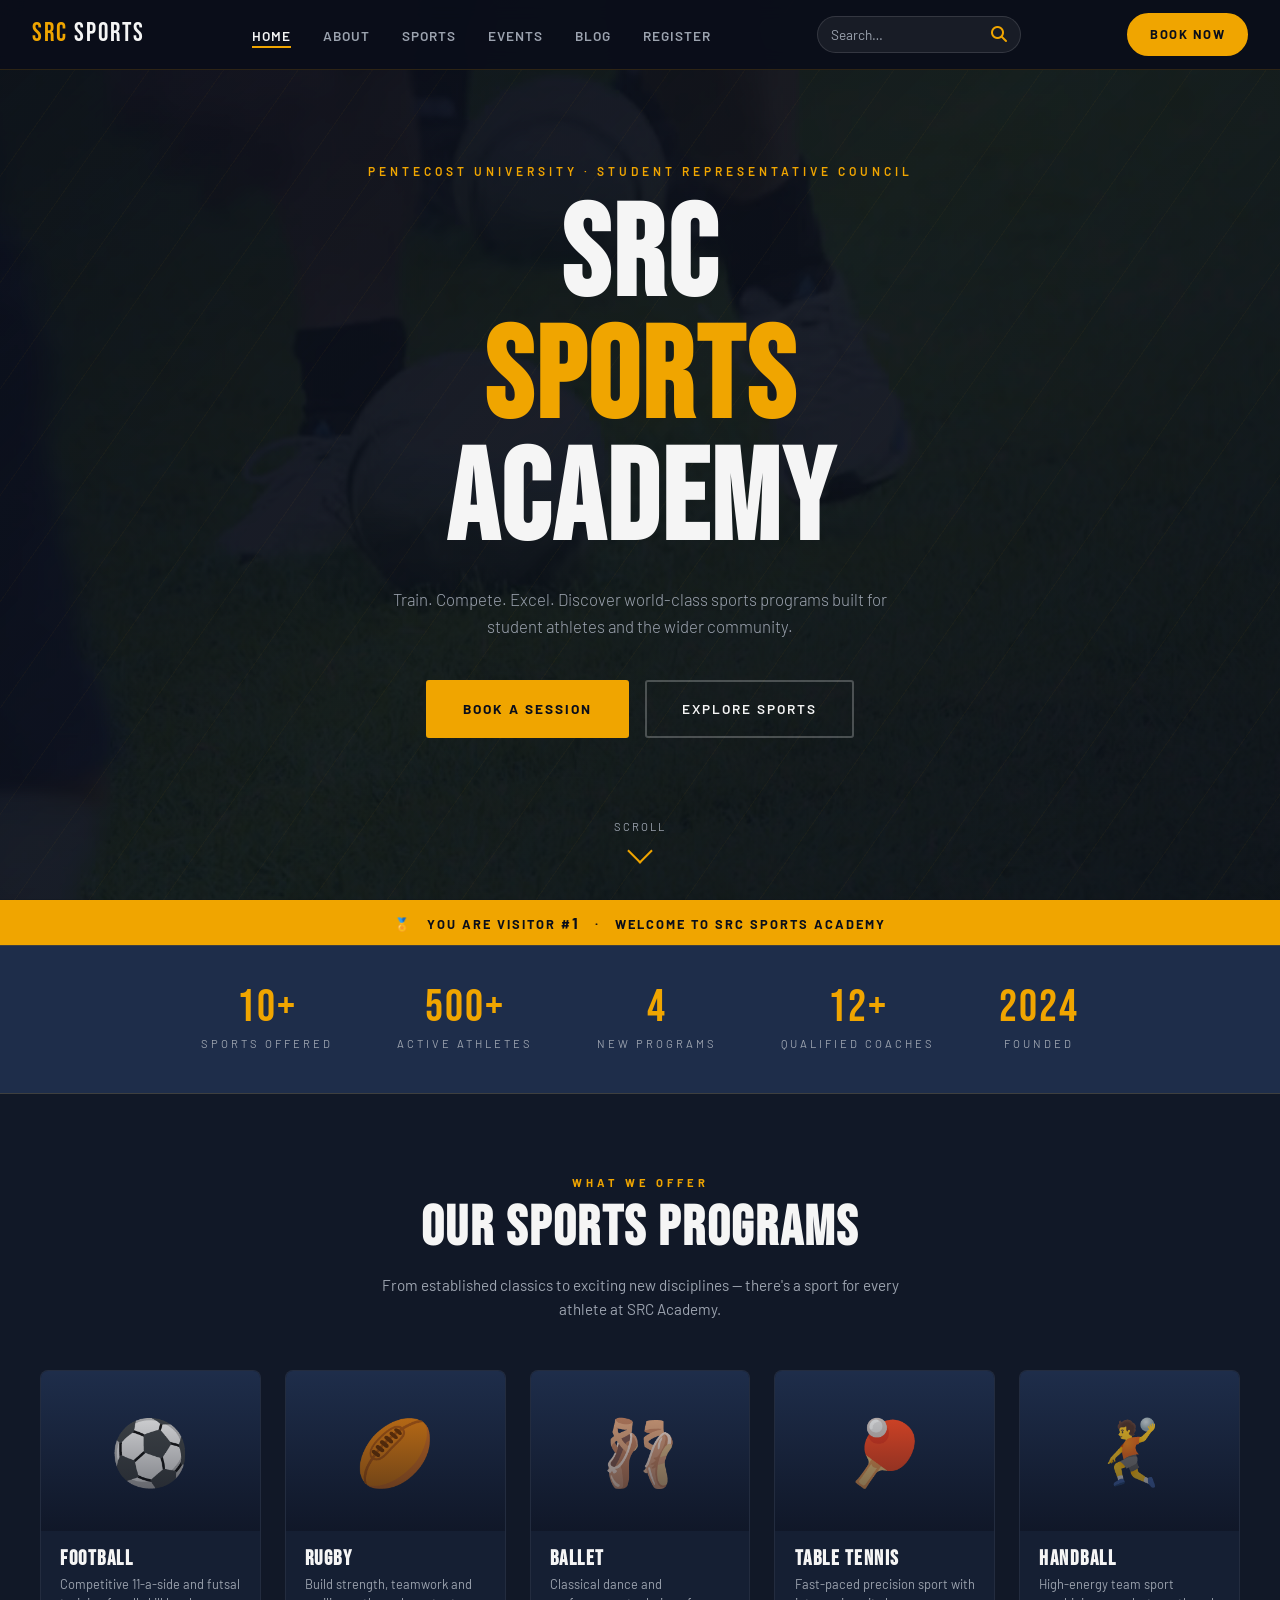
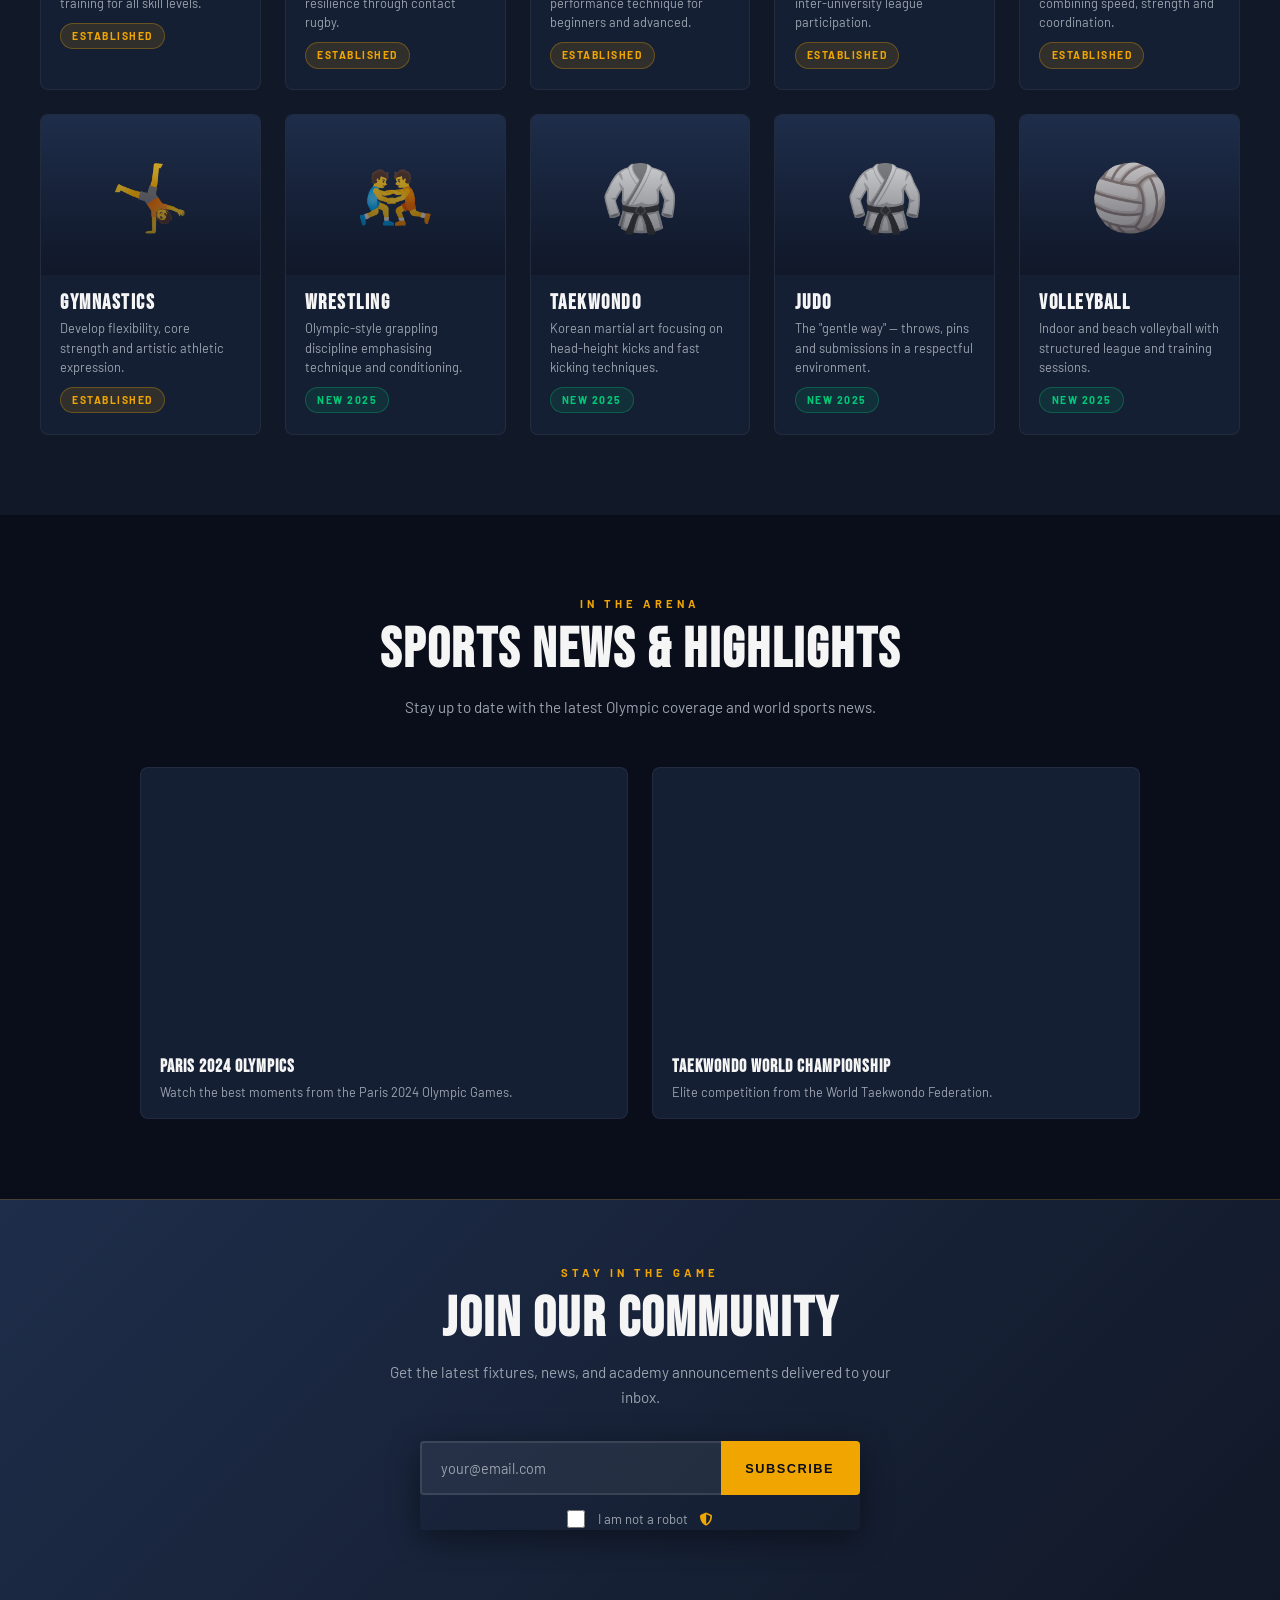
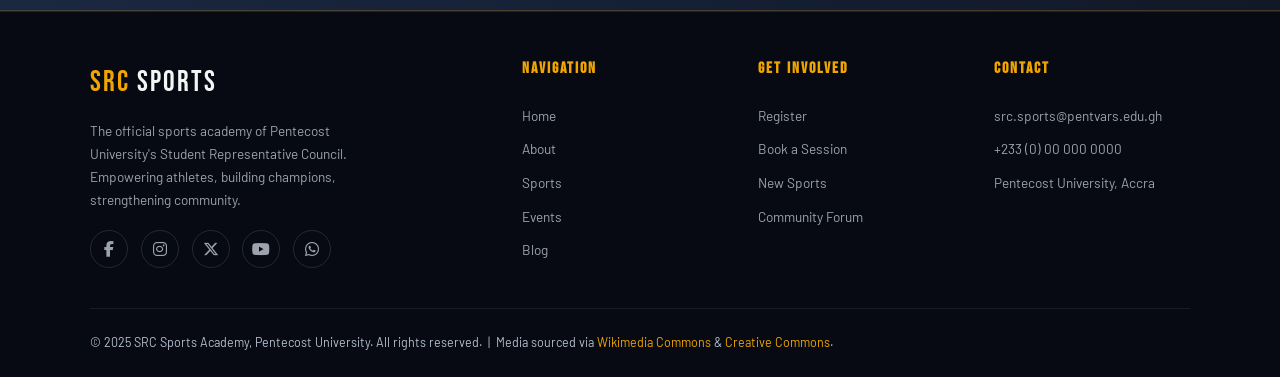
<file: index.html>
<!DOCTYPE html>
<html lang="en">
<head>
  <meta charset="UTF-8" />
  <meta name="viewport" content="width=device-width, initial-scale=1.0" />
  <meta name="description" content="SRC Sports Academy – Pentecost University. Join our elite sports programs including Football, Rugby, Wrestling, Taekwondo, Judo, Volleyball and more." />
  <meta name="keywords" content="SRC Sports Academy, Pentecost University, sports, football, rugby, taekwondo, judo, wrestling, volleyball" />

  <title>SRC Sports Academy | Pentecost University</title>

  <!-- Favicon placeholder -->
  <link rel="icon" href="data:image/svg+xml,<svg xmlns='http://www.w3.org/2000/svg' viewBox='0 0 100 100'><text y='.9em' font-size='90'>🏆</text></svg>" />

  <!-- External CSS only (project requirement) -->
  <link rel="stylesheet" href="css/style.css" />

  <!-- Font Awesome for icons (CDN) -->
  <link rel="stylesheet" href="https://cdnjs.cloudflare.com/ajax/libs/font-awesome/6.5.0/css/all.min.css"
        integrity="sha512-Avb2QiuDEEvB4bZJYdft2mNjVShBftLdPG8FJ0V7irTLQ8Uo0qcPxh4Plq7G5tGm0rU+1SPhVotteLpBERwOKA=="
        crossorigin="anonymous" referrerpolicy="no-referrer" />

  <!-- jQuery (for search and interactivity – project requirement) -->
  <script src="https://code.jquery.com/jquery-3.7.1.min.js"
          integrity="sha256-/JqT3SQfawRcv/BIHPThkBvs0OEvtFFmqPF/lYI/Cxo="
          crossorigin="anonymous"></script>
</head>

<body>

  <!-- ① ACCESSIBILITY: Skip to main content (screen reader / keyboard nav) -->
  <a href="#main-content" class="skip-link">Skip to main content</a>

  <!-- ─────────────────────────────────────────────────────────
       NAVBAR
  ───────────────────────────────────────────────────────────── -->
  <nav class="navbar" role="navigation" aria-label="Main navigation">

    <!-- Logo -->
    <a href="index.html" class="nav-logo" aria-label="SRC Sports Academy Home">
      SRC <span>SPORTS</span>
    </a>

    <!-- Desktop nav links -->
    <ul class="nav-links" role="list">
      <li><a href="index.html"          aria-current="page">Home</a></li>
      <li><a href="pages/about.html">About</a></li>
      <li><a href="pages/new-activities.html">Sports</a></li>
      <li><a href="pages/events.html">Events</a></li>
      <li><a href="pages/blog.html">Blog</a></li>
      <li><a href="pages/register.html">Register</a></li>
    </ul>

    <!-- Search bar -->
    <div class="nav-search" role="search" aria-label="Site search">
      <label for="search-input" class="sr-only">Search the site</label>
      <input
        type="search"
        id="search-input"
        placeholder="Search…"
        aria-label="Search"
        autocomplete="off"
      />
      <button id="search-btn" aria-label="Submit search">
        <i class="fa fa-search" aria-hidden="true"></i>
      </button>
    </div>

    <!-- Book Now CTA -->
    <a href="pages/book.html" class="btn-book" role="button" aria-label="Book a training session">
      Book Now
    </a>

    <!-- Hamburger (mobile) -->
    <button
      id="hamburger"
      class="hamburger"
      aria-label="Toggle mobile menu"
      aria-expanded="false"
      aria-controls="mobile-nav"
    >
      <span></span><span></span><span></span>
    </button>

  </nav>

  <!-- Search results dropdown -->
  <div id="search-results" role="listbox" aria-label="Search results"></div>

  <!-- Mobile nav -->
  <nav id="mobile-nav" class="mobile-nav" aria-label="Mobile navigation">
    <a href="index.html">Home</a>
    <a href="pages/about.html">About</a>
    <a href="pages/new-activities.html">Sports</a>
    <a href="pages/events.html">Events</a>
    <a href="pages/blog.html">Blog</a>
    <a href="pages/register.html">Register</a>
    <a href="pages/book.html" class="btn-book" style="text-align:center;margin-top:0.5rem;">Book Now</a>
  </nav>


  <main id="main-content">

    <section class="hero" aria-label="Hero: Welcome to SRC Sports Academy">

      <video
        class="hero-video"
        autoplay
        muted
        loop
        playsinline
        aria-hidden="true"
        poster="https://images.unsplash.com/photo-1461896836934-ffe607ba8211?w=1600&q=80"
      >
        <!--
          To use a local video: <source src="media/hero.mp4" type="video/mp4" />
          Below is a free Wikimedia sports video as fallback reference.
        -->
        <source src="img/sports-training.webm" type="video/webm" />
      </video>

      <div class="hero-overlay" aria-hidden="true"></div>

      <div class="hero-content">
        <p class="hero-eyebrow">Pentecost University · Student Representative Council</p>
        <h1 class="hero-title">
          SRC<br>
          <em>Sports</em>
          Academy
        </h1>
        <p class="hero-subtitle">
          Train. Compete. Excel. Discover world-class sports programs built for student athletes and the wider community.
        </p>
        <div class="hero-buttons">
          <a href="pages/book.html"         class="btn-primary"   aria-label="Book a training session now">Book a Session</a>
          <a href="pages/new-activities.html" class="btn-secondary" aria-label="Explore our sports programs">Explore Sports</a>
        </div>
      </div>

      <div class="hero-scroll-cue" aria-hidden="true">
        <span>Scroll</span>
        <div class="arrow"></div>
      </div>

    </section>

    <!-- ② VISITOR COUNTER STRIP -->
    <div class="counter-strip" role="status" aria-live="polite" aria-label="Site visitor count">
      🏅 &nbsp; You are visitor #<span id="visit-count">0</span> &nbsp; · &nbsp; Welcome to SRC Sports Academy
    </div>

    <!-- ③ STATS BAR -->
    <div class="stats-bar" aria-label="Academy highlights">
      <div class="stat-item">
        <div class="stat-num">10+</div>
        <div class="stat-label">Sports Offered</div>
      </div>
      <div class="stat-item">
        <div class="stat-num">500+</div>
        <div class="stat-label">Active Athletes</div>
      </div>
      <div class="stat-item">
        <div class="stat-num">4</div>
        <div class="stat-label">New Programs</div>
      </div>
      <div class="stat-item">
        <div class="stat-num">12+</div>
        <div class="stat-label">Qualified Coaches</div>
      </div>
      <div class="stat-item">
        <div class="stat-num">2024</div>
        <div class="stat-label">Founded</div>
      </div>
    </div>

    <!-- ④ SPORTS PROGRAMS GRID -->
    <section class="sports-section" id="sports" aria-labelledby="sports-heading">
      <div class="section-header">
        <p class="section-label">What We Offer</p>
        <h2 class="section-title" id="sports-heading">Our Sports Programs</h2>
        <p class="section-subtitle">
          From established classics to exciting new disciplines — there's a sport for every athlete at SRC Academy.
        </p>
      </div>

      <div class="sports-grid" role="list">

        <!-- EXISTING SPORTS -->
        <article class="sport-card" role="listitem" tabindex="0" aria-label="Football program">
          <div class="sport-img-wrap" style="background:var(--navy-light);display:flex;align-items:center;justify-content:center;">
            <span style="font-size:4rem">⚽</span>
          </div>
          <div class="sport-info">
            <h3 class="sport-name">Football</h3>
            <p class="sport-desc">Competitive 11-a-side and futsal training for all skill levels.</p>
            <span class="sport-badge">Established</span>
          </div>
        </article>

        <article class="sport-card" role="listitem" tabindex="0" aria-label="Rugby program">
          <div class="sport-img-wrap" style="background:var(--navy-light);display:flex;align-items:center;justify-content:center;">
            <span style="font-size:4rem">🏉</span>
          </div>
          <div class="sport-info">
            <h3 class="sport-name">Rugby</h3>
            <p class="sport-desc">Build strength, teamwork and resilience through contact rugby.</p>
            <span class="sport-badge">Established</span>
          </div>
        </article>

        <article class="sport-card" role="listitem" tabindex="0" aria-label="Ballet program">
          <div class="sport-img-wrap" style="background:var(--navy-light);display:flex;align-items:center;justify-content:center;">
            <span style="font-size:4rem">🩰</span>
          </div>
          <div class="sport-info">
            <h3 class="sport-name">Ballet</h3>
            <p class="sport-desc">Classical dance and performance technique for beginners and advanced.</p>
            <span class="sport-badge">Established</span>
          </div>
        </article>

        <article class="sport-card" role="listitem" tabindex="0" aria-label="Table Tennis program">
          <div class="sport-img-wrap" style="background:var(--navy-light);display:flex;align-items:center;justify-content:center;">
            <span style="font-size:4rem">🏓</span>
          </div>
          <div class="sport-info">
            <h3 class="sport-name">Table Tennis</h3>
            <p class="sport-desc">Fast-paced precision sport with inter-university league participation.</p>
            <span class="sport-badge">Established</span>
          </div>
        </article>

        <article class="sport-card" role="listitem" tabindex="0" aria-label="Handball program">
          <div class="sport-img-wrap" style="background:var(--navy-light);display:flex;align-items:center;justify-content:center;">
            <span style="font-size:4rem">🤾</span>
          </div>
          <div class="sport-info">
            <h3 class="sport-name">Handball</h3>
            <p class="sport-desc">High-energy team sport combining speed, strength and coordination.</p>
            <span class="sport-badge">Established</span>
          </div>
        </article>

        <article class="sport-card" role="listitem" tabindex="0" aria-label="Gymnastics program">
          <div class="sport-img-wrap" style="background:var(--navy-light);display:flex;align-items:center;justify-content:center;">
            <span style="font-size:4rem">🤸</span>
          </div>
          <div class="sport-info">
            <h3 class="sport-name">Gymnastics</h3>
            <p class="sport-desc">Develop flexibility, core strength and artistic athletic expression.</p>
            <span class="sport-badge">Established</span>
          </div>
        </article>

        <!-- NEW SPORTS -->
        <article class="sport-card" role="listitem" tabindex="0" aria-label="Wrestling program – NEW">
          <div class="sport-img-wrap" style="background:var(--navy-light);display:flex;align-items:center;justify-content:center;">
            <span style="font-size:4rem">🤼</span>
          </div>
          <div class="sport-info">
            <h3 class="sport-name">Wrestling</h3>
            <p class="sport-desc">Olympic-style grappling discipline emphasising technique and conditioning.</p>
            <span class="sport-badge new">New 2025</span>
          </div>
        </article>

        <article class="sport-card" role="listitem" tabindex="0" aria-label="Taekwondo program – NEW">
          <div class="sport-img-wrap" style="background:var(--navy-light);display:flex;align-items:center;justify-content:center;">
            <span style="font-size:4rem">🥋</span>
          </div>
          <div class="sport-info">
            <h3 class="sport-name">Taekwondo</h3>
            <p class="sport-desc">Korean martial art focusing on head-height kicks and fast kicking techniques.</p>
            <span class="sport-badge new">New 2025</span>
          </div>
        </article>

        <article class="sport-card" role="listitem" tabindex="0" aria-label="Judo program – NEW">
          <div class="sport-img-wrap" style="background:var(--navy-light);display:flex;align-items:center;justify-content:center;">
            <span style="font-size:4rem">🥋</span>
          </div>
          <div class="sport-info">
            <h3 class="sport-name">Judo</h3>
            <p class="sport-desc">The "gentle way" — throws, pins and submissions in a respectful environment.</p>
            <span class="sport-badge new">New 2025</span>
          </div>
        </article>

        <article class="sport-card" role="listitem" tabindex="0" aria-label="Volleyball program – NEW">
          <div class="sport-img-wrap" style="background:var(--navy-light);display:flex;align-items:center;justify-content:center;">
            <span style="font-size:4rem">🏐</span>
          </div>
          <div class="sport-info">
            <h3 class="sport-name">Volleyball</h3>
            <p class="sport-desc">Indoor and beach volleyball with structured league and training sessions.</p>
            <span class="sport-badge new">New 2025</span>
          </div>
        </article>

      </div><!-- /sports-grid -->
    </section>

    <!-- ⑤ MEDIA HIGHLIGHTS SECTION -->
    <section class="media-section" id="media" aria-labelledby="media-heading">
      <p class="section-label" style="text-align:center">In The Arena</p>
      <h2 class="section-title" id="media-heading" style="text-align:center">Sports News &amp; Highlights</h2>
      <p class="section-subtitle" style="margin:0 auto 3rem;text-align:center">
        Stay up to date with the latest Olympic coverage and world sports news.
      </p>

      <div class="media-grid">

        <!-- Embedded media: Olympics YouTube highlight (Creative Commons) -->
        <div class="media-card">
          <iframe
            src="https://www.youtube.com/embed/Zm6PxGpNv4Y"
            title="Olympic Highlights – Paris 2024"
            allow="accelerometer; autoplay; clipboard-write; encrypted-media; gyroscope; picture-in-picture"
            allowfullscreen
            loading="lazy"
            aria-label="Embedded YouTube video: Olympic Highlights"
          ></iframe>
          <div class="media-card-info">
            <h3>Paris 2024 Olympics</h3>
            <p>Watch the best moments from the Paris 2024 Olympic Games.</p>
          </div>
        </div>

        <!-- Embedded: World Taekwondo highlight -->
        <div class="media-card">
          <iframe
            src="https://www.youtube.com/embed/sFvnBBTNmrQ"
            title="World Taekwondo Championship"
            allow="accelerometer; autoplay; clipboard-write; encrypted-media; gyroscope; picture-in-picture"
            allowfullscreen
            loading="lazy"
            aria-label="Embedded YouTube video: World Taekwondo Championship"
          ></iframe>
          <div class="media-card-info">
            <h3>Taekwondo World Championship</h3>
            <p>Elite competition from the World Taekwondo Federation.</p>
          </div>
        </div>

      </div>
    </section>

    <!-- ⑥ NEWSLETTER / CTA SECTION -->
    <section class="cta-section" id="subscribe" aria-labelledby="cta-heading">
      <p class="section-label">Stay in the Game</p>
      <h2 class="section-title" id="cta-heading">Join Our Community</h2>
      <p class="section-subtitle">
        Get the latest fixtures, news, and academy announcements delivered to your inbox.
      </p>

      <form
        id="subscribe-form"
        class="subscribe-form"
        data-validate
        data-form-type="newsletter"
        novalidate
        aria-label="Newsletter subscription form"
      >
        <label for="subscribe-email" class="sr-only">Your email address</label>
        <input
          type="email"
          id="subscribe-email"
          name="email"
          placeholder="your@email.com"
          required
          aria-required="true"
          autocomplete="email"
        />
        <button type="submit" id="subscribe-btn" aria-label="Subscribe to newsletter">
          Subscribe
        </button>
        <div class="captcha-row" role="group" aria-labelledby="captcha-label">
          <input
            type="checkbox"
            id="captcha-check"
            required
            aria-label="CAPTCHA: I am not a robot"
          />
          <label id="captcha-label" for="captcha-check">I am not a robot</label>
          <i class="fa fa-shield-halved" aria-hidden="true" style="color:var(--gold)"></i>
        </div>
      </form>

    </section>

  </main><!-- /main -->

  <!-- ─────────────────────────────────────────────────────────
       FOOTER
  ───────────────────────────────────────────────────────────── -->
  <footer role="contentinfo">
    <div class="footer-grid">

      <div class="footer-brand">
        <span class="nav-logo">SRC <span>SPORTS</span></span>
        <p>
          The official sports academy of Pentecost University's Student Representative Council.
          Empowering athletes, building champions, strengthening community.
        </p>
        <!-- Social Media Links -->
        <div class="social-links" style="margin-top:1.2rem" aria-label="Social media links">
          <a href="#" class="social-link" aria-label="Visit our Facebook page" rel="noopener noreferrer">
            <i class="fab fa-facebook-f" aria-hidden="true"></i>
          </a>
          <a href="#" class="social-link" aria-label="Visit our Instagram page" rel="noopener noreferrer">
            <i class="fab fa-instagram" aria-hidden="true"></i>
          </a>
          <a href="#" class="social-link" aria-label="Visit our X (Twitter) page" rel="noopener noreferrer">
            <i class="fab fa-x-twitter" aria-hidden="true"></i>
          </a>
          <a href="#" class="social-link" aria-label="Visit our YouTube channel" rel="noopener noreferrer">
            <i class="fab fa-youtube" aria-hidden="true"></i>
          </a>
          <a href="#" class="social-link" aria-label="Visit our WhatsApp community" rel="noopener noreferrer">
            <i class="fab fa-whatsapp" aria-hidden="true"></i>
          </a>
        </div>
      </div>

      <div class="footer-col">
        <h4>Navigation</h4>
        <ul>
          <li><a href="index.html">Home</a></li>
          <li><a href="pages/about.html">About</a></li>
          <li><a href="pages/new-activities.html">Sports</a></li>
          <li><a href="pages/events.html">Events</a></li>
          <li><a href="pages/blog.html">Blog</a></li>
        </ul>
      </div>

      <div class="footer-col">
        <h4>Get Involved</h4>
        <ul>
          <li><a href="pages/register.html">Register</a></li>
          <li><a href="pages/book.html">Book a Session</a></li>
          <li><a href="pages/new-activities.html">New Sports</a></li>
          <li><a href="pages/blog.html">Community Forum</a></li>
        </ul>
      </div>

      <div class="footer-col">
        <h4>Contact</h4>
        <ul>
          <li><a href="mailto:src.sports@pentvars.edu.gh">src.sports@pentvars.edu.gh</a></li>
          <li><a href="tel:+233000000000">+233 (0) 00 000 0000</a></li>
          <li><a href="#">Pentecost University, Accra</a></li>
        </ul>
      </div>

    </div>

    <div class="footer-bottom">
      <p>
        &copy; 2025 SRC Sports Academy, Pentecost University.
        All rights reserved. &nbsp;|&nbsp;
        Media sourced via
        <a href="https://commons.wikimedia.org" target="_blank" rel="noopener noreferrer" style="color:var(--gold)">Wikimedia Commons</a>
        &amp;
        <a href="https://search.creativecommons.org" target="_blank" rel="noopener noreferrer" style="color:var(--gold)">Creative Commons</a>.
      </p>
    </div>
  </footer>

  <!-- main.js loaded last for performance -->
  <script src="js/main.js"></script>

</body>
</html>
</file>
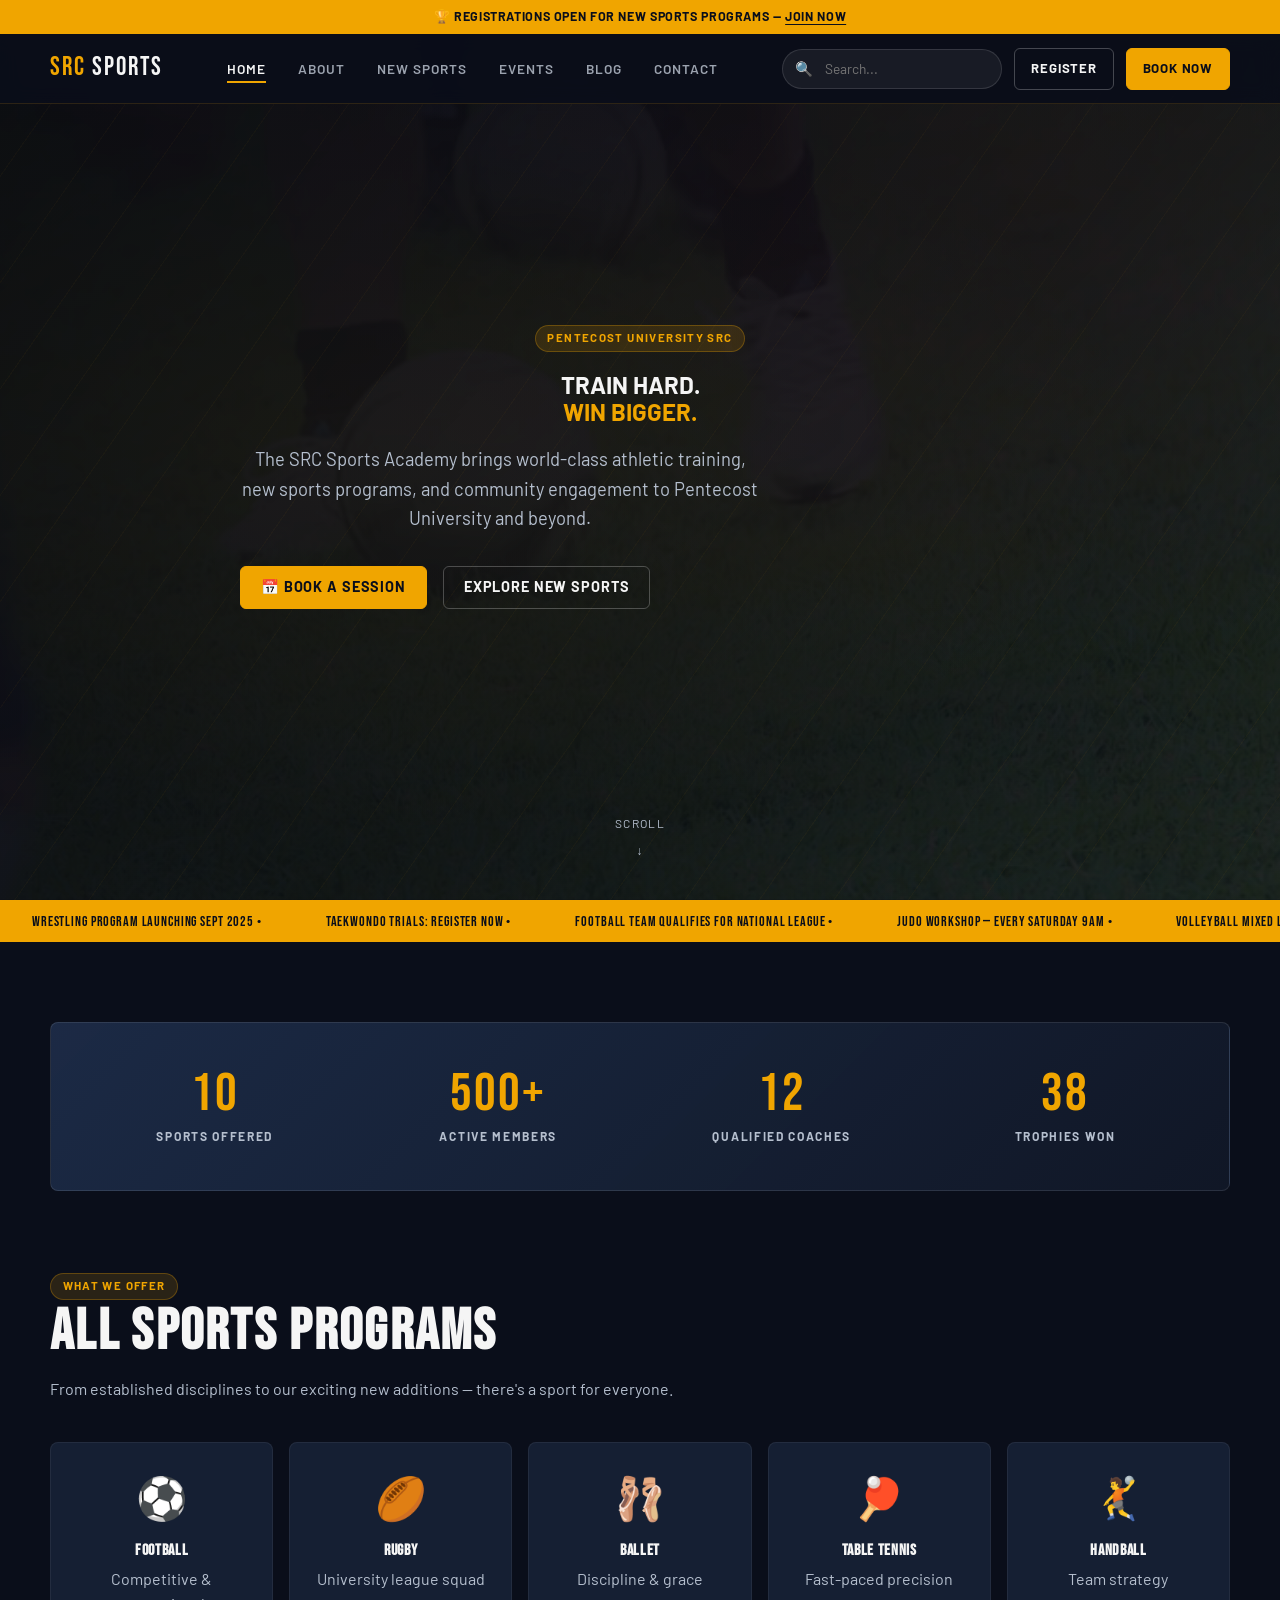
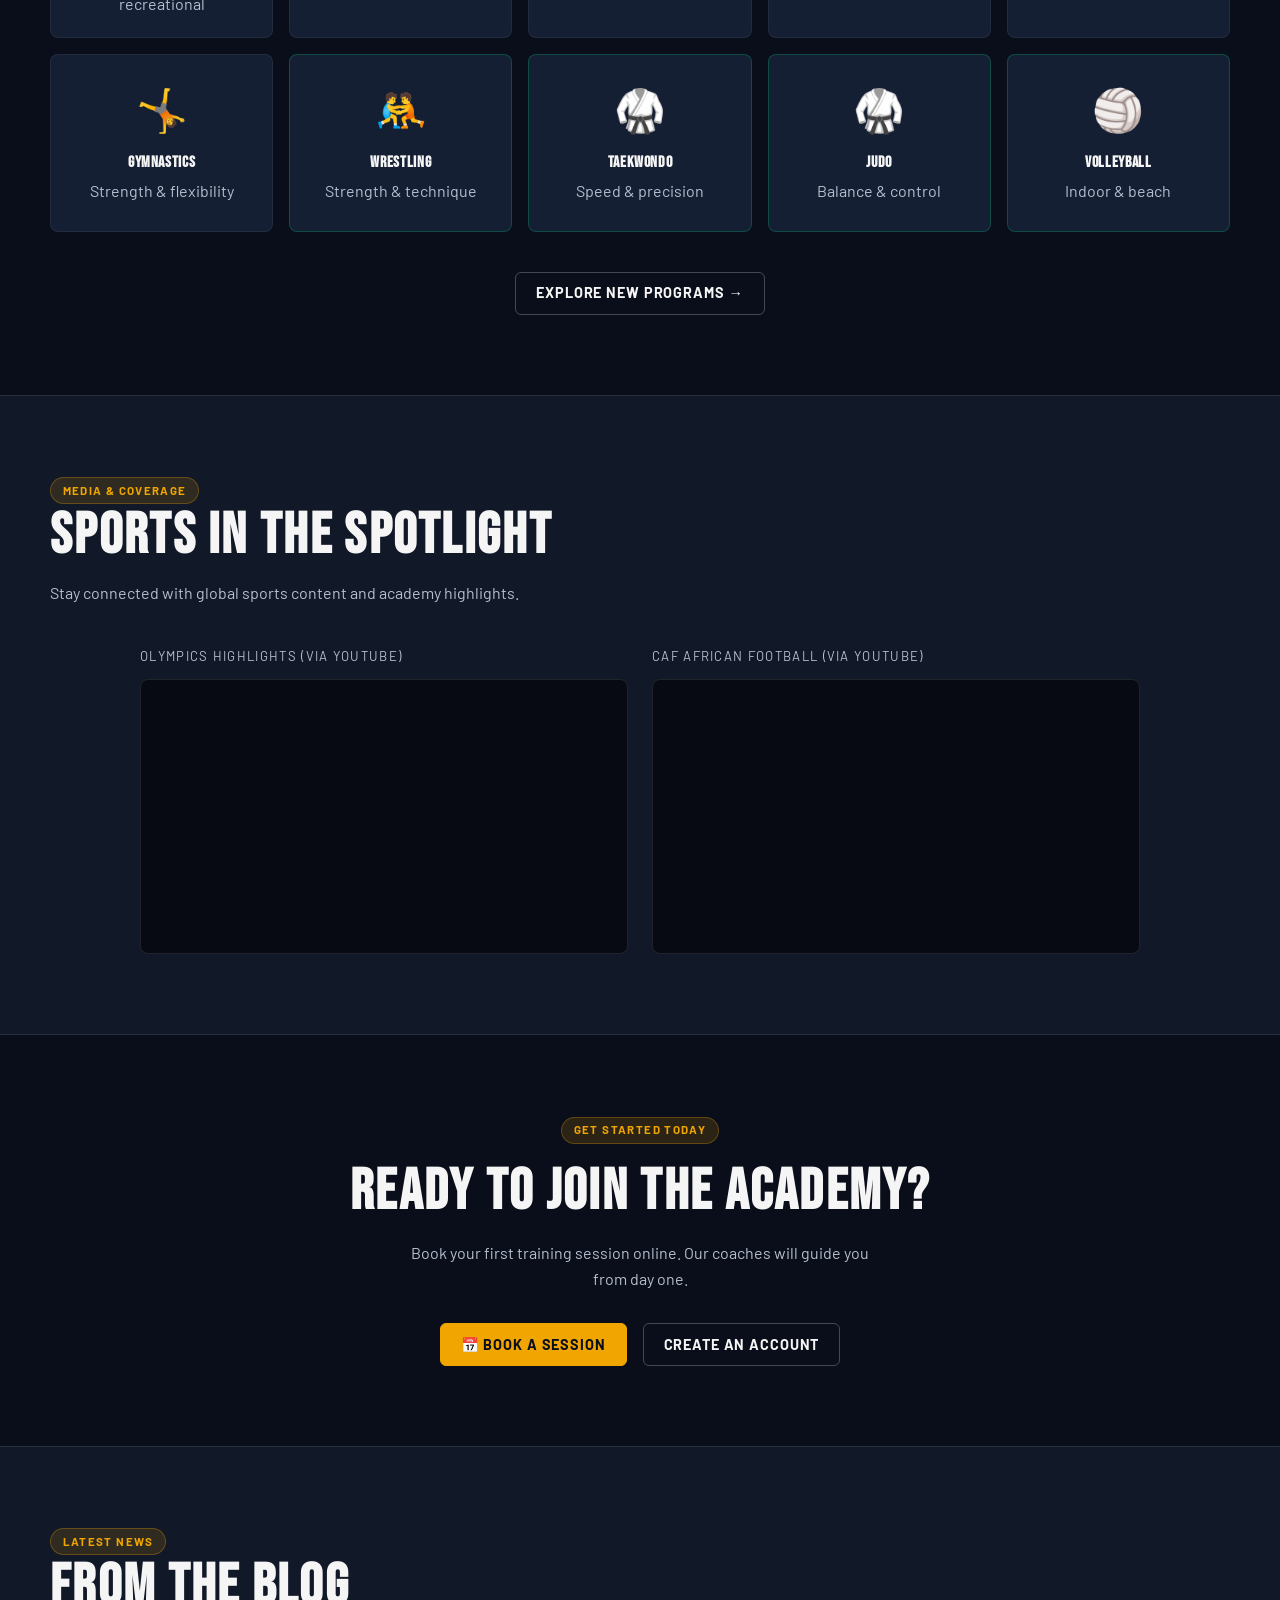
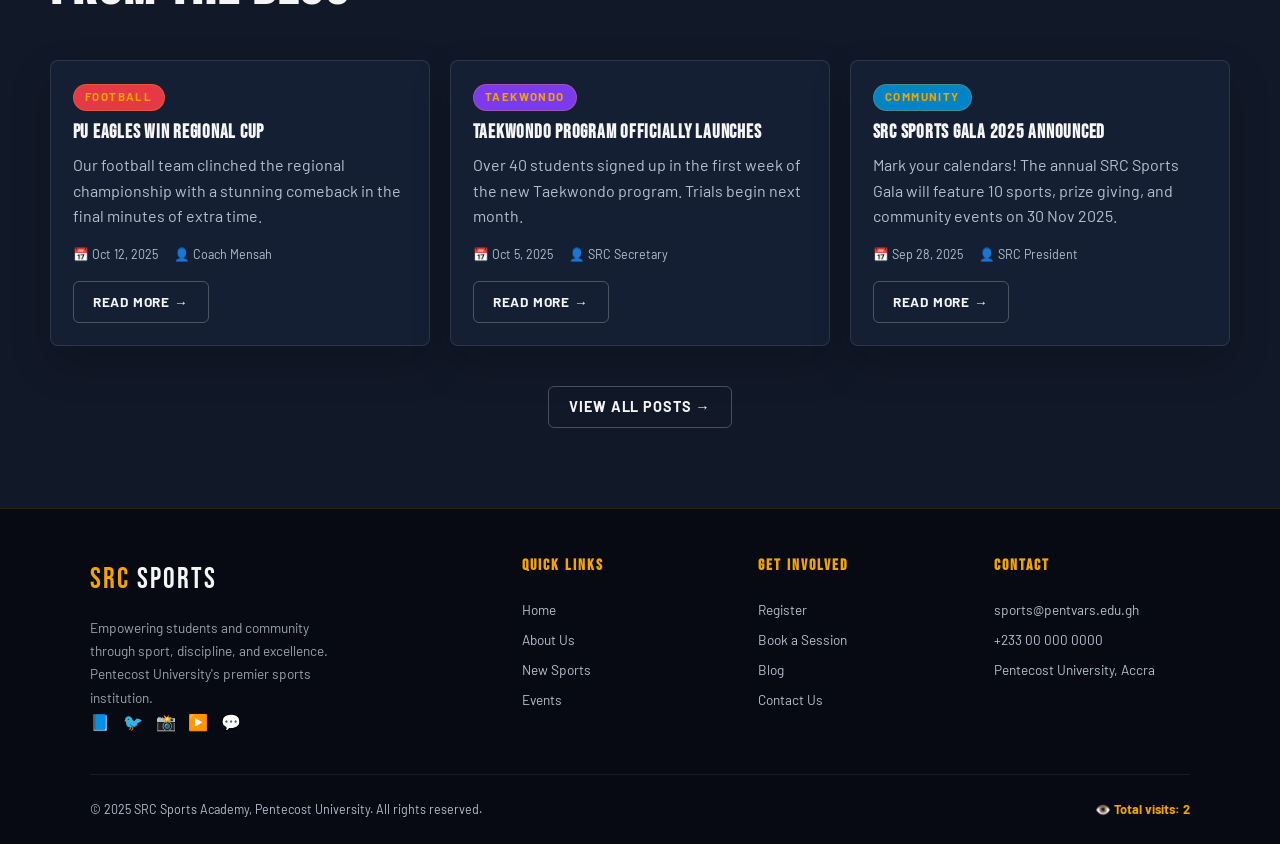
<file: pages/index.html>
<!DOCTYPE html>
<html lang="en">
<head>
  <meta charset="UTF-8"/>
  <meta name="viewport" content="width=device-width, initial-scale=1.0"/>
  <meta name="description" content="SRC Sports Academy — Pentecost University's premier student sports platform. Football, Rugby, Wrestling, Taekwondo, Judo, Volleyball and more."/>
  <meta name="keywords" content="sports academy, Pentecost University, SRC, football, rugby, wrestling, taekwondo, judo, volleyball"/>
  <title>SRC Sports Academy — Home</title>

  <!-- Favicon -->
  <link rel="icon" href="data:image/svg+xml,<svg xmlns='http://www.w3.org/2000/svg' viewBox='0 0 100 100'><text y='.9em' font-size='90'>🏆</text></svg>"/>

  <!-- External CSS only -->
  <link rel="stylesheet" href="../css/style.css"/>

  <!-- Extra home-page styles -->
  <style>
    /* Hero */
    .hero {
      position: relative;
      min-height: 100vh;
      display: flex;
      align-items: center;
      overflow: hidden;
    }
    .hero-video-bg {
      position: absolute;
      inset: 0;
      z-index: 0;
    }
    .hero-video-bg video {
      width: 100%; height: 100%;
      object-fit: cover;
      opacity: 0.25;
    }
    .hero-overlay {
      position: absolute;
      inset: 0;
      background: linear-gradient(135deg, rgba(10,10,15,0.85) 0%, rgba(10,10,15,0.5) 60%, transparent 100%);
      z-index: 1;
    }
    .hero-content {
      position: relative;
      z-index: 2;
      padding: 7rem 0 5rem;
    }
    .hero-content .badge { margin-bottom: 1.25rem; animation: fadeUp 0.6s ease both; }
    .hero-content h1 {
      margin-bottom: 1.25rem;
      max-width: 780px;
      animation: fadeUp 0.6s 0.1s ease both;
    }
    .hero-content h1 .line2 { color: var(--clr-gold); }
    .hero-content p {
      font-size: 1.15rem;
      max-width: 520px;
      margin-bottom: 2rem;
      animation: fadeUp 0.6s 0.2s ease both;
    }
    .hero-btns { display: flex; gap: 1rem; flex-wrap: wrap; animation: fadeUp 0.6s 0.3s ease both; }
    .hero-scroll {
      position: absolute;
      bottom: 2.5rem;
      left: 50%;
      transform: translateX(-50%);
      z-index: 2;
      display: flex;
      flex-direction: column;
      align-items: center;
      gap: 0.5rem;
      font-size: 0.75rem;
      color: var(--clr-muted);
      letter-spacing: 0.12em;
      text-transform: uppercase;
      animation: bounce 2s infinite;
    }

    /* Fallback gradient for browsers without video */
    .hero-video-bg::after {
      content: '';
      position: absolute;
      inset: 0;
      background: radial-gradient(ellipse at 30% 50%, rgba(240,180,41,0.12) 0%, transparent 60%),
                  radial-gradient(ellipse at 80% 20%, rgba(230,57,70,0.08) 0%, transparent 50%);
    }

    @keyframes fadeUp {
      from { opacity: 0; transform: translateY(24px); }
      to   { opacity: 1; transform: translateY(0); }
    }
    @keyframes bounce {
      0%, 100% { transform: translateX(-50%) translateY(0); }
      50%       { transform: translateX(-50%) translateY(8px); }
    }

    /* Sports showcase */
    .sports-showcase {
      display: grid;
      grid-template-columns: repeat(5, 1fr);
      gap: 1rem;
    }
    @media (max-width: 1024px) { .sports-showcase { grid-template-columns: repeat(4, 1fr); } }
    @media (max-width: 768px)  { .sports-showcase { grid-template-columns: repeat(3, 1fr); } }
    @media (max-width: 480px)  { .sports-showcase { grid-template-columns: repeat(2, 1fr); } }

    /* Highlights ticker */
    .ticker-wrap {
      background: var(--clr-gold);
      padding: 0.6rem 0;
      overflow: hidden;
      position: relative;
    }
    .ticker-track {
      display: flex;
      gap: 0;
      white-space: nowrap;
      animation: ticker 28s linear infinite;
    }
    .ticker-item {
      font-family: var(--ff-display);
      font-size: 0.9rem;
      letter-spacing: 0.06em;
      color: var(--clr-bg);
      padding: 0 2rem;
    }
    .ticker-item::after { content: '  •  '; }
    @keyframes ticker {
      from { transform: translateX(0); }
      to   { transform: translateX(-50%); }
    }

    /* Media coverage section */
    .media-grid { display: grid; grid-template-columns: 1fr 1fr; gap: 1.5rem; }
    @media (max-width: 768px) { .media-grid { grid-template-columns: 1fr; } }
  </style>
</head>
<body>

  <!-- NAV (injected by layout.js) -->
  <div id="nav-placeholder"></div>

  <!-- ══════════════ HERO ══════════════ -->
  <section class="hero" aria-label="Hero section">
    <div class="hero-video-bg">
      <!-- Background video: sourced from public domain / Wikimedia Commons -->
      <video autoplay muted loop playsinline poster=""
             aria-hidden="true"
             title="Sports academy background video">
        <source src="../img/sports-training.webm" type="video/webm"/>
        <!-- Fallback: no video shown, gradient overlay still displays -->
      </video>
    </div>
    <div class="hero-overlay" aria-hidden="true"></div>
    <div class="container hero-content">
      <span class="badge">Pentecost University SRC</span>
      <h1>TRAIN HARD.<br/><span class="line2">WIN BIGGER.</span></h1>
      <p>The SRC Sports Academy brings world-class athletic training, new sports programs, and community engagement to Pentecost University and beyond.</p>
      <div class="hero-btns">
        <a href="book.html"     class="btn btn-primary">📅 Book a Session</a>
        <a href="new-activities.html" class="btn btn-outline">Explore New Sports</a>
      </div>
    </div>
    <div class="hero-scroll" aria-hidden="true">Scroll <span>↓</span></div>
  </section>

  <!-- ══════════════ TICKER ══════════════ -->
  <div class="ticker-wrap" aria-label="News ticker" role="marquee">
    <div class="ticker-track" aria-hidden="true">
      <!-- doubled for seamless loop -->
      <span class="ticker-item">Wrestling Program Launching Sept 2025</span>
      <span class="ticker-item">Taekwondo Trials: Register Now</span>
      <span class="ticker-item">Football Team Qualifies for National League</span>
      <span class="ticker-item">Judo Workshop — Every Saturday 9AM</span>
      <span class="ticker-item">Volleyball Mixed League Open</span>
      <span class="ticker-item">SRC Sports Gala — 30 Nov 2025</span>
      <span class="ticker-item">Wrestling Program Launching Sept 2025</span>
      <span class="ticker-item">Taekwondo Trials: Register Now</span>
      <span class="ticker-item">Football Team Qualifies for National League</span>
      <span class="ticker-item">Judo Workshop — Every Saturday 9AM</span>
      <span class="ticker-item">Volleyball Mixed League Open</span>
      <span class="ticker-item">SRC Sports Gala — 30 Nov 2025</span>
    </div>
  </div>

  <!-- ══════════════ STATS ══════════════ -->
  <section class="section-pad" aria-labelledby="stats-heading">
    <div class="container">
      <div class="stat-grid" role="list">
        <div class="stat-item" role="listitem">
          <span class="num" aria-label="10 sports offered">10</span>
          <span class="label">Sports Offered</span>
        </div>
        <div class="stat-item" role="listitem">
          <span class="num" aria-label="500 plus active members">500+</span>
          <span class="label">Active Members</span>
        </div>
        <div class="stat-item" role="listitem">
          <span class="num" aria-label="12 qualified coaches">12</span>
          <span class="label">Qualified Coaches</span>
        </div>
        <div class="stat-item" role="listitem">
          <span class="num" aria-label="38 trophies won">38</span>
          <span class="label">Trophies Won</span>
        </div>
      </div>
    </div>
  </section>

  <!-- ══════════════ SPORTS SHOWCASE ══════════════ -->
  <section class="section-pad" style="padding-top:0" aria-labelledby="sports-heading">
    <div class="container">
      <div class="section-heading">
        <span class="badge">What We Offer</span>
        <h2 id="sports-heading">All Sports Programs</h2>
        <p>From established disciplines to our exciting new additions — there's a sport for everyone.</p>
      </div>

      <div class="sports-showcase" role="list">
        <!-- Existing sports -->
        <div class="sport-card" role="listitem">
          <div class="sport-icon" aria-hidden="true">⚽</div>
          <h4>Football</h4>
          <p>Competitive & recreational</p>
        </div>
        <div class="sport-card" role="listitem">
          <div class="sport-icon" aria-hidden="true">🏉</div>
          <h4>Rugby</h4>
          <p>University league squad</p>
        </div>
        <div class="sport-card" role="listitem">
          <div class="sport-icon" aria-hidden="true">🩰</div>
          <h4>Ballet</h4>
          <p>Discipline & grace</p>
        </div>
        <div class="sport-card" role="listitem">
          <div class="sport-icon" aria-hidden="true">🏓</div>
          <h4>Table Tennis</h4>
          <p>Fast-paced precision</p>
        </div>
        <div class="sport-card" role="listitem">
          <div class="sport-icon" aria-hidden="true">🤾</div>
          <h4>Handball</h4>
          <p>Team strategy</p>
        </div>
        <div class="sport-card" role="listitem">
          <div class="sport-icon" aria-hidden="true">🤸</div>
          <h4>Gymnastics</h4>
          <p>Strength & flexibility</p>
        </div>
        <!-- New sports -->
        <div class="sport-card new-sport" role="listitem">
          <div class="sport-icon" aria-hidden="true">🤼</div>
          <h4>Wrestling</h4>
          <p>Strength & technique</p>
        </div>
        <div class="sport-card new-sport" role="listitem">
          <div class="sport-icon" aria-hidden="true">🥋</div>
          <h4>Taekwondo</h4>
          <p>Speed & precision</p>
        </div>
        <div class="sport-card new-sport" role="listitem">
          <div class="sport-icon" aria-hidden="true">🥋</div>
          <h4>Judo</h4>
          <p>Balance & control</p>
        </div>
        <div class="sport-card new-sport" role="listitem">
          <div class="sport-icon" aria-hidden="true">🏐</div>
          <h4>Volleyball</h4>
          <p>Indoor & beach</p>
        </div>
      </div>

      <div class="text-center" style="margin-top:2.5rem;">
        <a href="new-activities.html" class="btn btn-outline">Explore New Programs →</a>
      </div>
    </div>
  </section>

  <!-- ══════════════ MEDIA COVERAGE ══════════════ -->
  <section class="section-pad" style="background:var(--clr-surface);border-top:1px solid var(--clr-border);border-bottom:1px solid var(--clr-border);" aria-labelledby="media-heading">
    <div class="container">
      <div class="section-heading">
        <span class="badge">Media & Coverage</span>
        <h2 id="media-heading">Sports in the Spotlight</h2>
        <p>Stay connected with global sports content and academy highlights.</p>
      </div>
      <div class="media-grid">
        <div>
          <p style="font-size:0.82rem;color:var(--clr-muted);margin-bottom:0.75rem;text-transform:uppercase;letter-spacing:0.1em;">Olympics Highlights (via YouTube)</p>
          <div class="media-embed-wrap">
            <!-- Embedded YouTube: International Olympic Committee public channel -->
            <iframe
              src="https://www.youtube.com/embed/videoseries?list=PLZArkG4gYxkkTMp2V5Ns3yx27eeRIBe4e"
              title="Olympic sports highlights playlist"
              allowfullscreen
              loading="lazy"
              aria-label="Olympic sports highlights video playlist"></iframe>
          </div>
        </div>
        <div>
          <p style="font-size:0.82rem;color:var(--clr-muted);margin-bottom:0.75rem;text-transform:uppercase;letter-spacing:0.1em;">CAF African Football (via YouTube)</p>
          <div class="media-embed-wrap">
            <iframe
              src="https://www.youtube.com/embed/videoseries?list=PLNJ3N8wO40SOfq7yjUC3HJnwgSPTxp9RG"
              title="CAF African football highlights"
              allowfullscreen
              loading="lazy"
              aria-label="CAF African football highlights playlist"></iframe>
          </div>
        </div>
      </div>
    </div>
  </section>

  <!-- ══════════════ BOOK CTA ══════════════ -->
  <section class="section-pad" aria-labelledby="cta-heading">
    <div class="container text-center">
      <span class="badge">Get Started Today</span>
      <h2 id="cta-heading" style="margin:1rem 0;">Ready to Join the Academy?</h2>
      <p style="margin-bottom:2rem;max-width:480px;margin-left:auto;margin-right:auto;">Book your first training session online. Our coaches will guide you from day one.</p>
      <div style="display:flex;gap:1rem;justify-content:center;flex-wrap:wrap;">
        <a href="book.html"     class="btn btn-primary">📅 Book a Session</a>
        <a href="register.html" class="btn btn-outline">Create an Account</a>
      </div>
    </div>
  </section>

  <!-- ══════════════ LATEST BLOG ══════════════ -->
  <section class="section-pad" style="background:var(--clr-surface);border-top:1px solid var(--clr-border);" aria-labelledby="blog-preview-heading">
    <div class="container">
      <div class="section-heading">
        <span class="badge">Latest News</span>
        <h2 id="blog-preview-heading">From the Blog</h2>
      </div>
      <div class="grid-3">
        <article class="card blog-card">
          <div class="card-body">
            <span class="badge" style="background:var(--clr-accent);margin-bottom:0.75rem;">Football</span>
            <h3>PU Eagles Win Regional Cup</h3>
            <p>Our football team clinched the regional championship with a stunning comeback in the final minutes of extra time.</p>
            <div class="card-meta">
              <span>📅 Oct 12, 2025</span>
              <span>👤 Coach Mensah</span>
            </div>
            <a href="blog.html" class="btn btn-outline" style="margin-top:1rem;font-size:0.85rem;padding:0.5rem 1.2rem;">Read More →</a>
          </div>
        </article>
        <article class="card blog-card">
          <div class="card-body">
            <span class="badge" style="background:#7c3aed;margin-bottom:0.75rem;">Taekwondo</span>
            <h3>Taekwondo Program Officially Launches</h3>
            <p>Over 40 students signed up in the first week of the new Taekwondo program. Trials begin next month.</p>
            <div class="card-meta">
              <span>📅 Oct 5, 2025</span>
              <span>👤 SRC Secretary</span>
            </div>
            <a href="blog.html" class="btn btn-outline" style="margin-top:1rem;font-size:0.85rem;padding:0.5rem 1.2rem;">Read More →</a>
          </div>
        </article>
        <article class="card blog-card">
          <div class="card-body">
            <span class="badge" style="background:#0284c7;margin-bottom:0.75rem;">Community</span>
            <h3>SRC Sports Gala 2025 Announced</h3>
            <p>Mark your calendars! The annual SRC Sports Gala will feature 10 sports, prize giving, and community events on 30 Nov 2025.</p>
            <div class="card-meta">
              <span>📅 Sep 28, 2025</span>
              <span>👤 SRC President</span>
            </div>
            <a href="blog.html" class="btn btn-outline" style="margin-top:1rem;font-size:0.85rem;padding:0.5rem 1.2rem;">Read More →</a>
          </div>
        </article>
      </div>
      <div class="text-center" style="margin-top:2.5rem;">
        <a href="blog.html" class="btn btn-outline">View All Posts →</a>
      </div>
    </div>
  </section>

  <!-- FOOTER -->
  <div id="footer-placeholder"></div>

  <!-- jQuery (CDN) -->
  <script src="https://code.jquery.com/jquery-3.7.1.min.js"
          integrity="sha256-/JqT3SQfawRcv/BIHPThkBvs0OEvtFFmqPF/lYI/Cxo="
          crossorigin="anonymous"></script>
  <script src="../js/layout.js"></script>
  <script src="../js/main.js"></script>
</body>
</html>
</file>
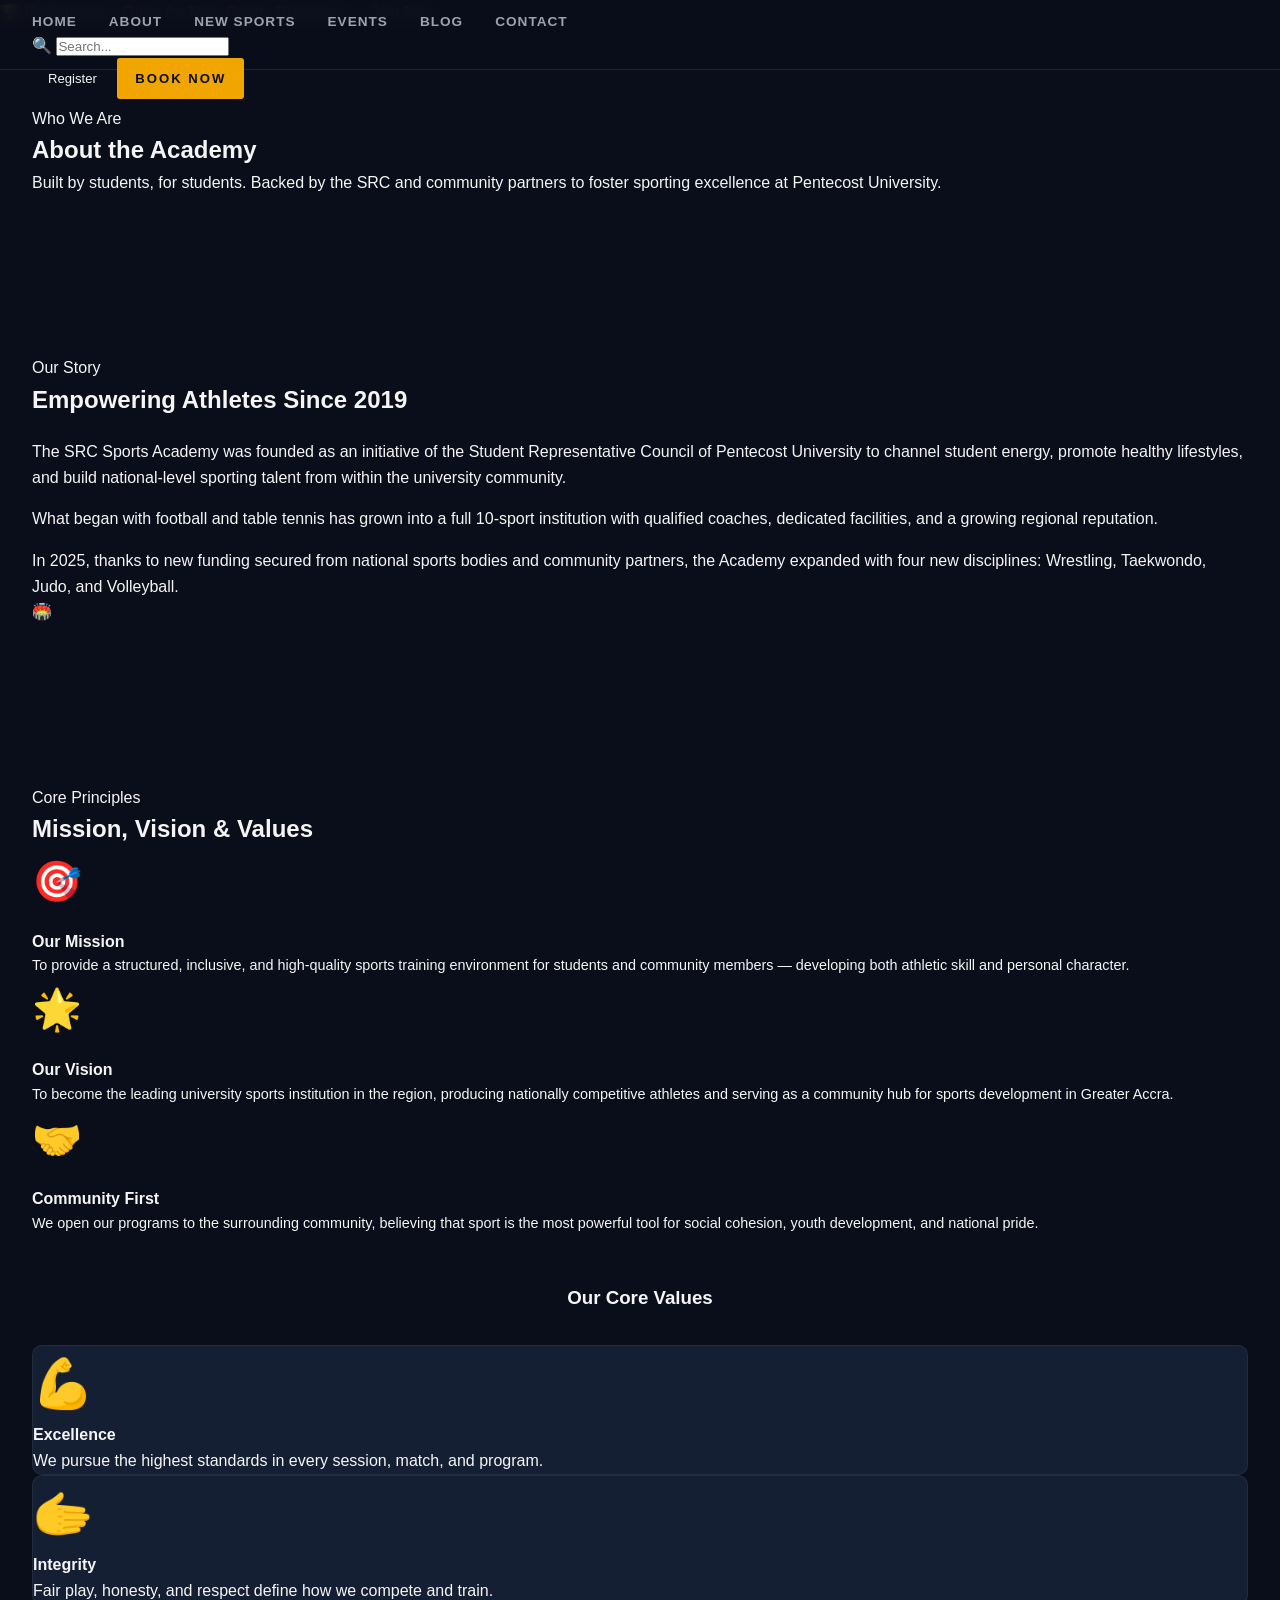
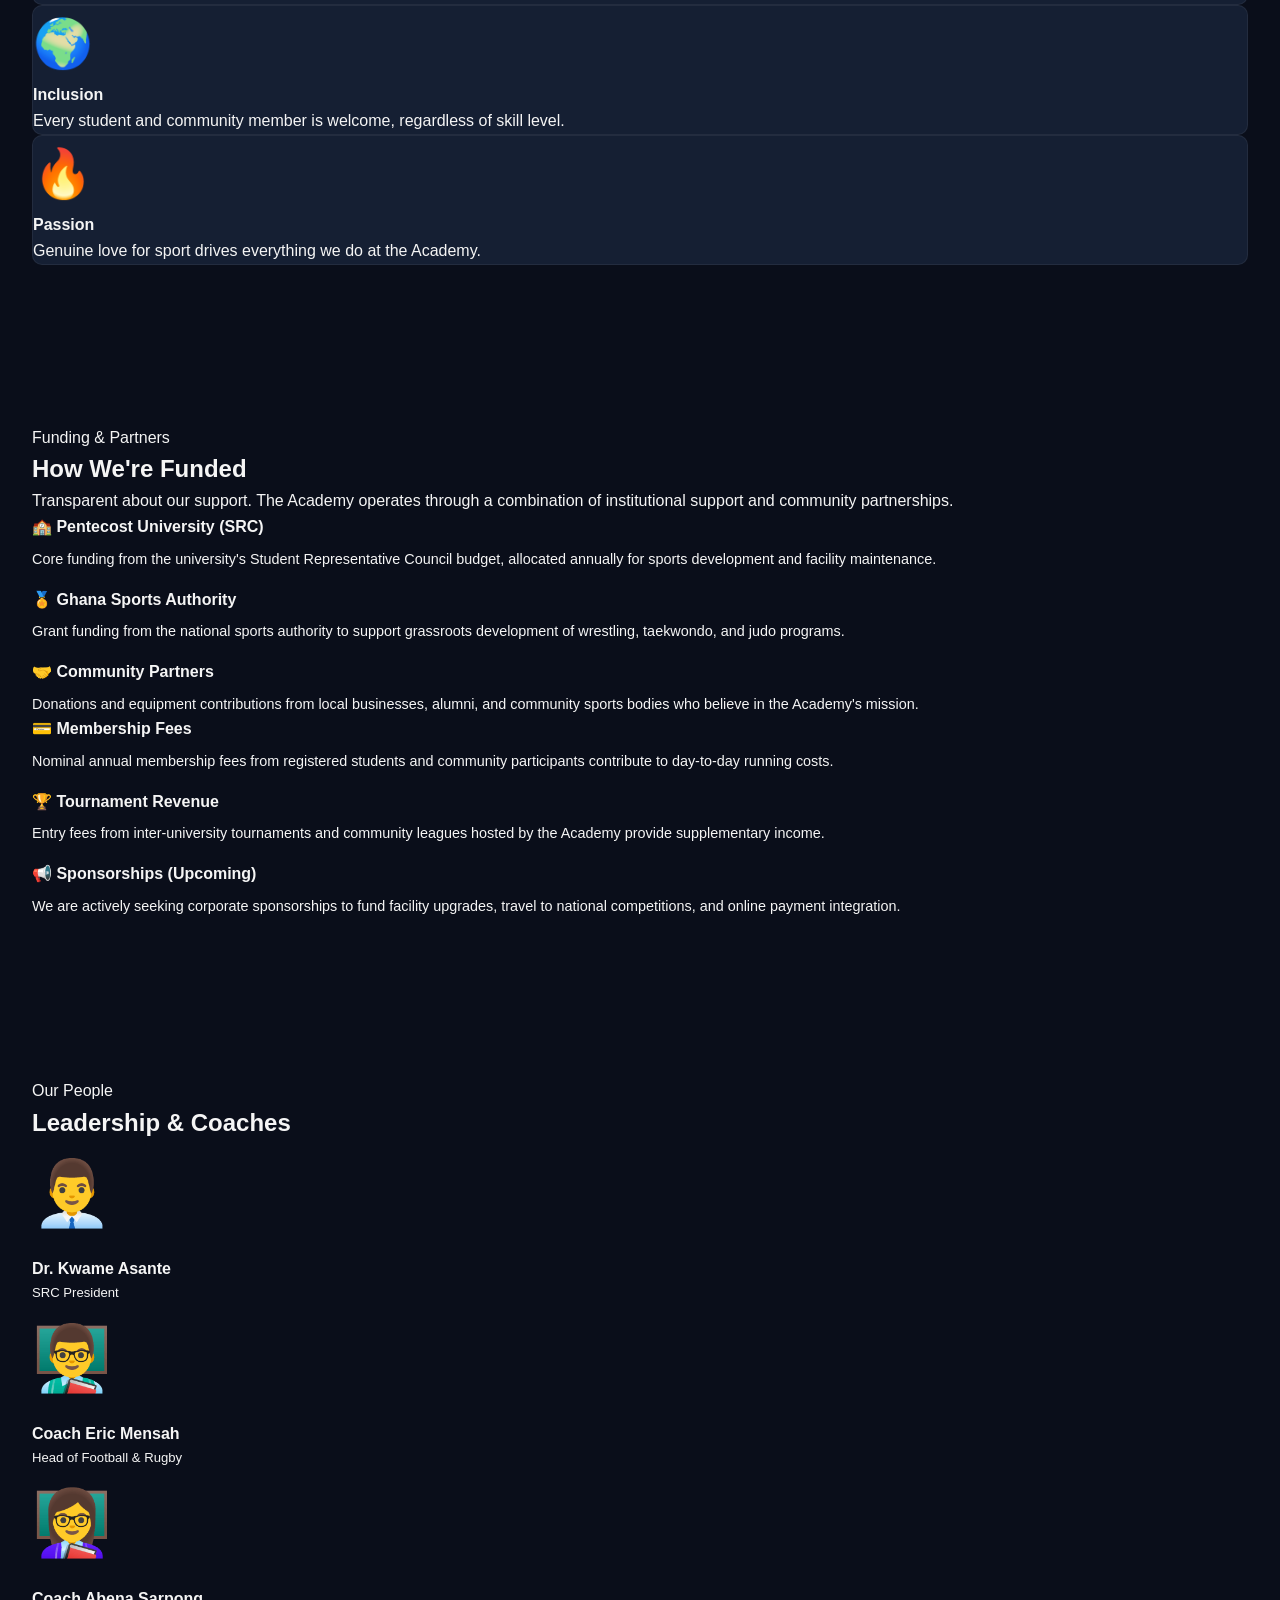
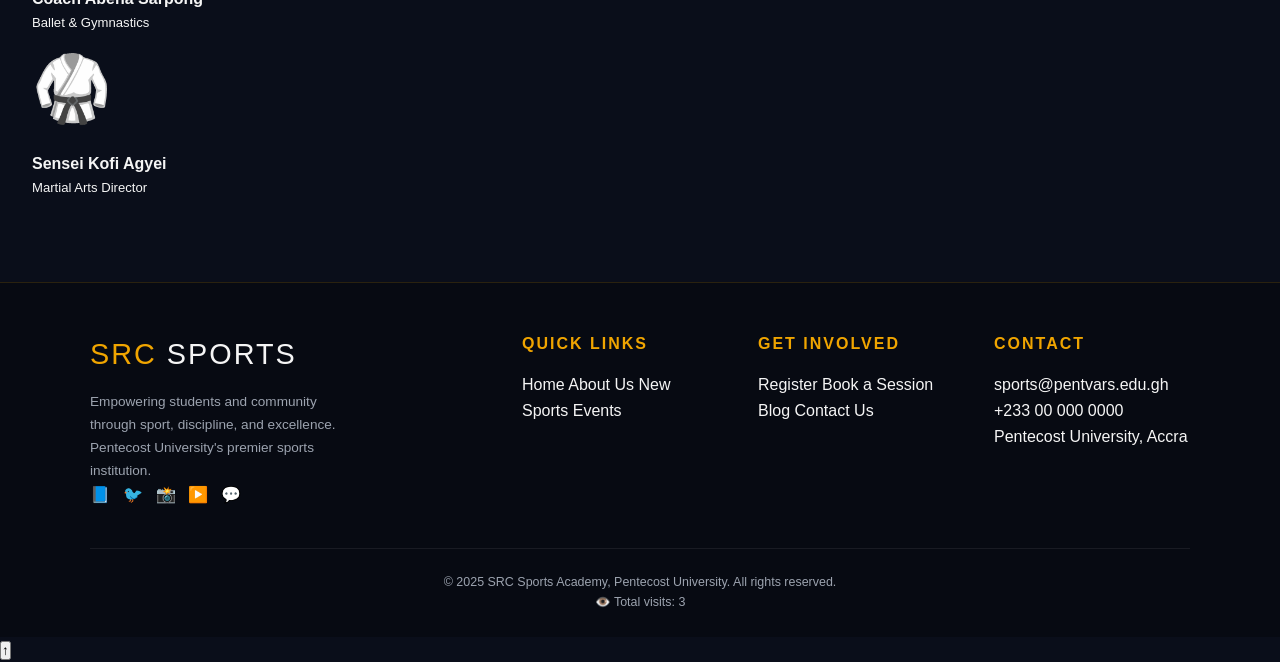
<file: about.html>
<!DOCTYPE html>
<html lang="en">
<head>
  <meta charset="UTF-8"/>
  <meta name="viewport" content="width=device-width, initial-scale=1.0"/>
  <meta name="description" content="About SRC Sports Academy — Our mission, vision, values, funding sources and the story behind Pentecost University's premier sports platform."/>
  <title>About Us — SRC Sports Academy</title>
  <link rel="icon" href="data:image/svg+xml,<svg xmlns='http://www.w3.org/2000/svg' viewBox='0 0 100 100'><text y='.9em' font-size='90'>🏆</text></svg>"/>
  <link rel="stylesheet" href="style.css"/>
</head>
<body>
  <div id="nav-placeholder"></div>

  <!-- Page Hero -->
  <section class="page-hero" aria-labelledby="about-title">
    <div class="container">
      <span class="badge">Who We Are</span>
      <h1 id="about-title">About the <span class="text-gold">Academy</span></h1>
      <p>Built by students, for students. Backed by the SRC and community partners to foster sporting excellence at Pentecost University.</p>
    </div>
  </section>

  <!-- MISSION / VISION -->
  <section class="section-pad">
    <div class="container">
      <div class="grid-2" style="align-items:center;gap:4rem;">
        <div>
          <span class="badge" style="margin-bottom:1rem;">Our Story</span>
          <h2 style="margin-bottom:1.25rem;">Empowering Athletes Since 2019</h2>
          <p style="margin-bottom:1rem;">The SRC Sports Academy was founded as an initiative of the Student Representative Council of Pentecost University to channel student energy, promote healthy lifestyles, and build national-level sporting talent from within the university community.</p>
          <p style="margin-bottom:1rem;">What began with football and table tennis has grown into a full 10-sport institution with qualified coaches, dedicated facilities, and a growing regional reputation.</p>
          <p>In 2025, thanks to new funding secured from national sports bodies and community partners, the Academy expanded with four new disciplines: Wrestling, Taekwondo, Judo, and Volleyball.</p>
        </div>
        <div class="about-hero-img" aria-label="Academy illustration" role="img">🏟️</div>
      </div>
    </div>
  </section>

  <!-- MISSION / VISION / VALUES -->
  <section class="section-pad" style="background:var(--clr-surface);border-top:1px solid var(--clr-border);border-bottom:1px solid var(--clr-border);" aria-labelledby="mvv-heading">
    <div class="container">
      <div class="section-heading text-center">
        <span class="badge">Core Principles</span>
        <h2 id="mvv-heading">Mission, Vision & Values</h2>
      </div>
      <div class="grid-3" style="margin-bottom:3rem;">
        <div class="value-card">
          <div style="font-size:2.5rem;margin-bottom:1rem;">🎯</div>
          <h4>Our Mission</h4>
          <p style="font-size:0.9rem;">To provide a structured, inclusive, and high-quality sports training environment for students and community members — developing both athletic skill and personal character.</p>
        </div>
        <div class="value-card">
          <div style="font-size:2.5rem;margin-bottom:1rem;">🌟</div>
          <h4>Our Vision</h4>
          <p style="font-size:0.9rem;">To become the leading university sports institution in the region, producing nationally competitive athletes and serving as a community hub for sports development in Greater Accra.</p>
        </div>
        <div class="value-card">
          <div style="font-size:2.5rem;margin-bottom:1rem;">🤝</div>
          <h4>Community First</h4>
          <p style="font-size:0.9rem;">We open our programs to the surrounding community, believing that sport is the most powerful tool for social cohesion, youth development, and national pride.</p>
        </div>
      </div>

      <!-- Values grid -->
      <h3 style="text-align:center;margin-bottom:2rem;">Our Core Values</h3>
      <div class="grid-4">
        <div class="sport-card">
          <div class="sport-icon">💪</div>
          <h4>Excellence</h4>
          <p>We pursue the highest standards in every session, match, and program.</p>
        </div>
        <div class="sport-card">
          <div class="sport-icon">🫱</div>
          <h4>Integrity</h4>
          <p>Fair play, honesty, and respect define how we compete and train.</p>
        </div>
        <div class="sport-card">
          <div class="sport-icon">🌍</div>
          <h4>Inclusion</h4>
          <p>Every student and community member is welcome, regardless of skill level.</p>
        </div>
        <div class="sport-card">
          <div class="sport-icon">🔥</div>
          <h4>Passion</h4>
          <p>Genuine love for sport drives everything we do at the Academy.</p>
        </div>
      </div>
    </div>
  </section>

  <!-- FUNDING -->
  <section class="section-pad" aria-labelledby="funding-heading">
    <div class="container">
      <div class="section-heading">
        <span class="badge">Funding & Partners</span>
        <h2 id="funding-heading">How We're Funded</h2>
        <p>Transparent about our support. The Academy operates through a combination of institutional support and community partnerships.</p>
      </div>
      <div class="grid-2">
        <div>
          <div class="card" style="margin-bottom:1rem;">
            <div class="card-body">
              <h4 style="margin-bottom:0.5rem;">🏫 Pentecost University (SRC)</h4>
              <p style="font-size:0.9rem;">Core funding from the university's Student Representative Council budget, allocated annually for sports development and facility maintenance.</p>
            </div>
          </div>
          <div class="card" style="margin-bottom:1rem;">
            <div class="card-body">
              <h4 style="margin-bottom:0.5rem;">🏅 Ghana Sports Authority</h4>
              <p style="font-size:0.9rem;">Grant funding from the national sports authority to support grassroots development of wrestling, taekwondo, and judo programs.</p>
            </div>
          </div>
          <div class="card">
            <div class="card-body">
              <h4 style="margin-bottom:0.5rem;">🤝 Community Partners</h4>
              <p style="font-size:0.9rem;">Donations and equipment contributions from local businesses, alumni, and community sports bodies who believe in the Academy's mission.</p>
            </div>
          </div>
        </div>
        <div>
          <div class="card" style="margin-bottom:1rem;">
            <div class="card-body">
              <h4 style="margin-bottom:0.5rem;">💳 Membership Fees</h4>
              <p style="font-size:0.9rem;">Nominal annual membership fees from registered students and community participants contribute to day-to-day running costs.</p>
            </div>
          </div>
          <div class="card" style="margin-bottom:1rem;">
            <div class="card-body">
              <h4 style="margin-bottom:0.5rem;">🏆 Tournament Revenue</h4>
              <p style="font-size:0.9rem;">Entry fees from inter-university tournaments and community leagues hosted by the Academy provide supplementary income.</p>
            </div>
          </div>
          <div class="card">
            <div class="card-body">
              <h4 style="margin-bottom:0.5rem;">📢 Sponsorships (Upcoming)</h4>
              <p style="font-size:0.9rem;">We are actively seeking corporate sponsorships to fund facility upgrades, travel to national competitions, and online payment integration.</p>
            </div>
          </div>
        </div>
      </div>
    </div>
  </section>

  <!-- TEAM -->
  <section class="section-pad" style="background:var(--clr-surface);border-top:1px solid var(--clr-border);" aria-labelledby="team-heading">
    <div class="container">
      <div class="section-heading text-center">
        <span class="badge">Our People</span>
        <h2 id="team-heading">Leadership & Coaches</h2>
      </div>
      <div class="grid-4">
        <div class="card text-center">
          <div class="card-body">
            <div style="font-size:4rem;margin-bottom:0.75rem;">👨‍💼</div>
            <h4>Dr. Kwame Asante</h4>
            <p style="font-size:0.82rem;margin-bottom:0.25rem;">SRC President</p>
          </div>
        </div>
        <div class="card text-center">
          <div class="card-body">
            <div style="font-size:4rem;margin-bottom:0.75rem;">👨‍🏫</div>
            <h4>Coach Eric Mensah</h4>
            <p style="font-size:0.82rem;margin-bottom:0.25rem;">Head of Football & Rugby</p>
          </div>
        </div>
        <div class="card text-center">
          <div class="card-body">
            <div style="font-size:4rem;margin-bottom:0.75rem;">👩‍🏫</div>
            <h4>Coach Abena Sarpong</h4>
            <p style="font-size:0.82rem;margin-bottom:0.25rem;">Ballet & Gymnastics</p>
          </div>
        </div>
        <div class="card text-center">
          <div class="card-body">
            <div style="font-size:4rem;margin-bottom:0.75rem;">🥋</div>
            <h4>Sensei Kofi Agyei</h4>
            <p style="font-size:0.82rem;margin-bottom:0.25rem;">Martial Arts Director</p>
          </div>
        </div>
      </div>
    </div>
  </section>

  <div id="footer-placeholder"></div>
  <script src="https://code.jquery.com/jquery-3.7.1.min.js" crossorigin="anonymous"></script>
  <script src="js/layout.js"></script>
  <script src="js/main.js"></script>
</body>
</html>
</file>
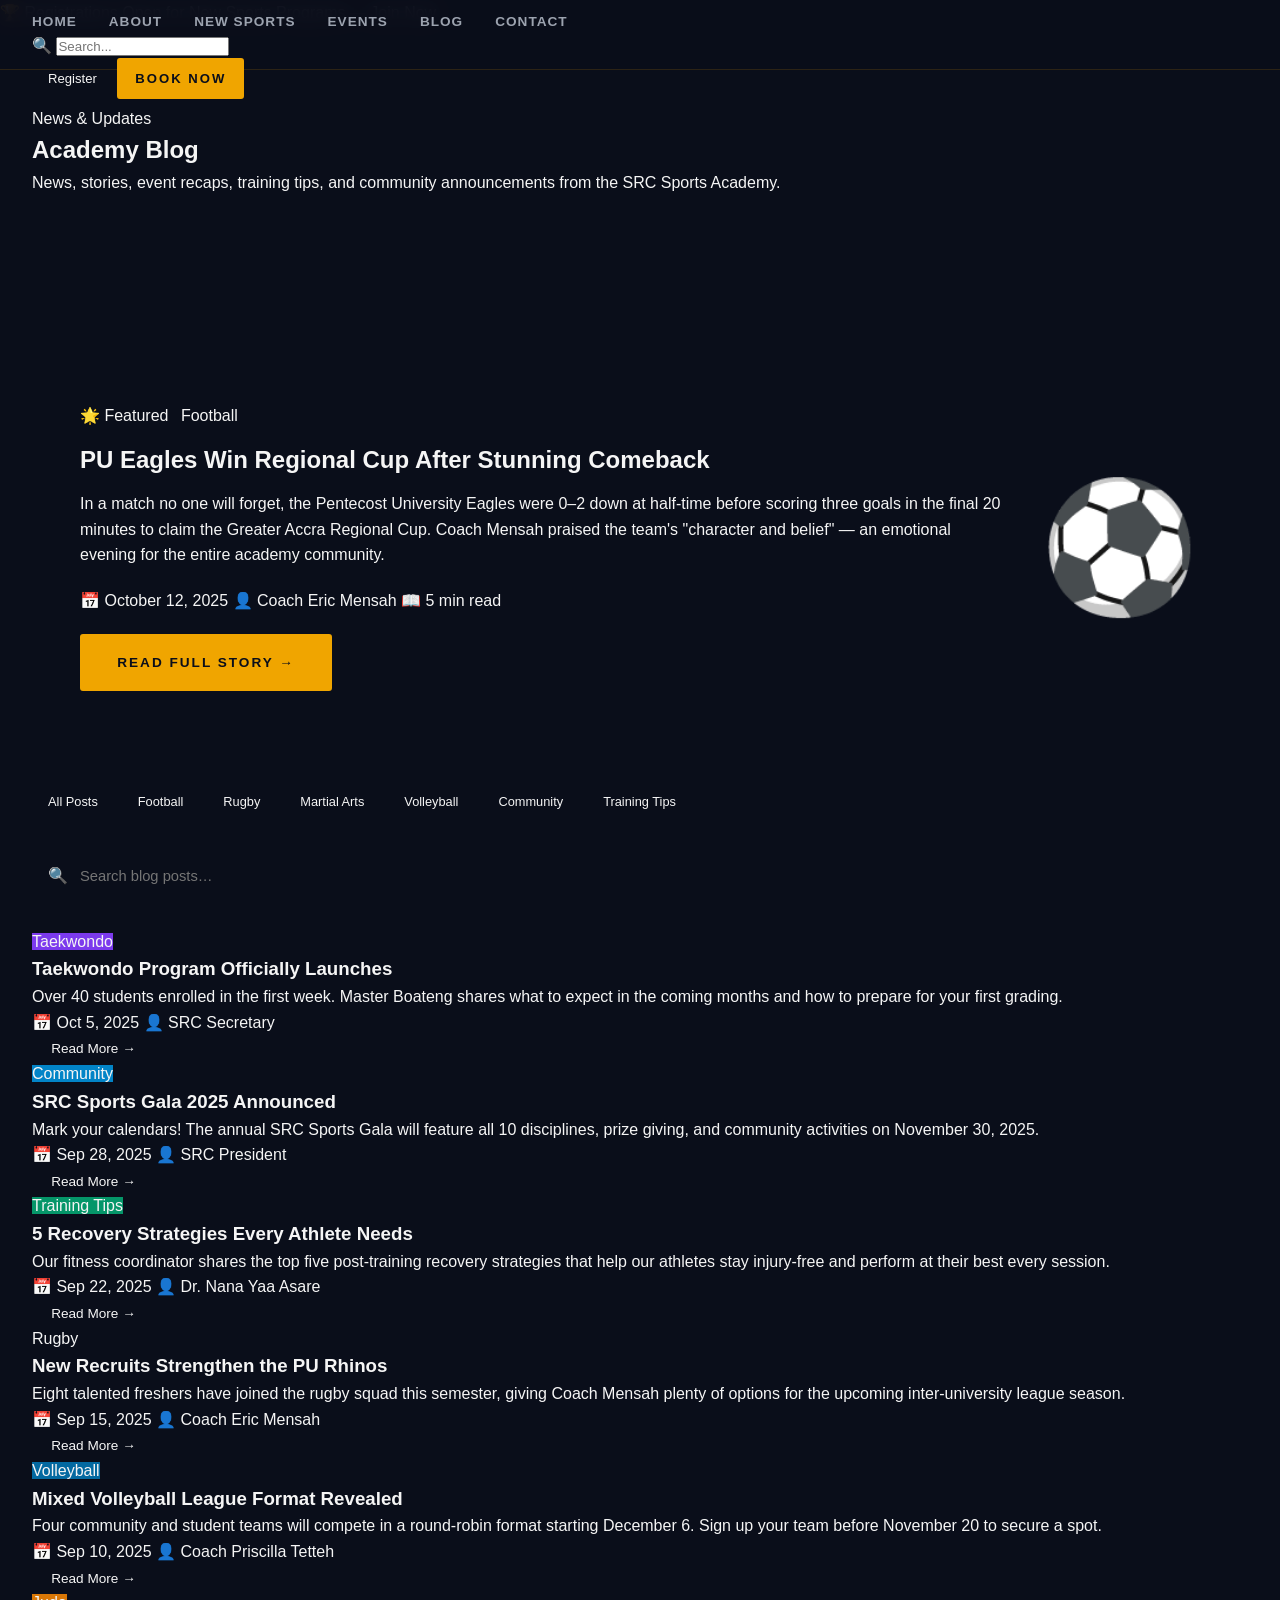
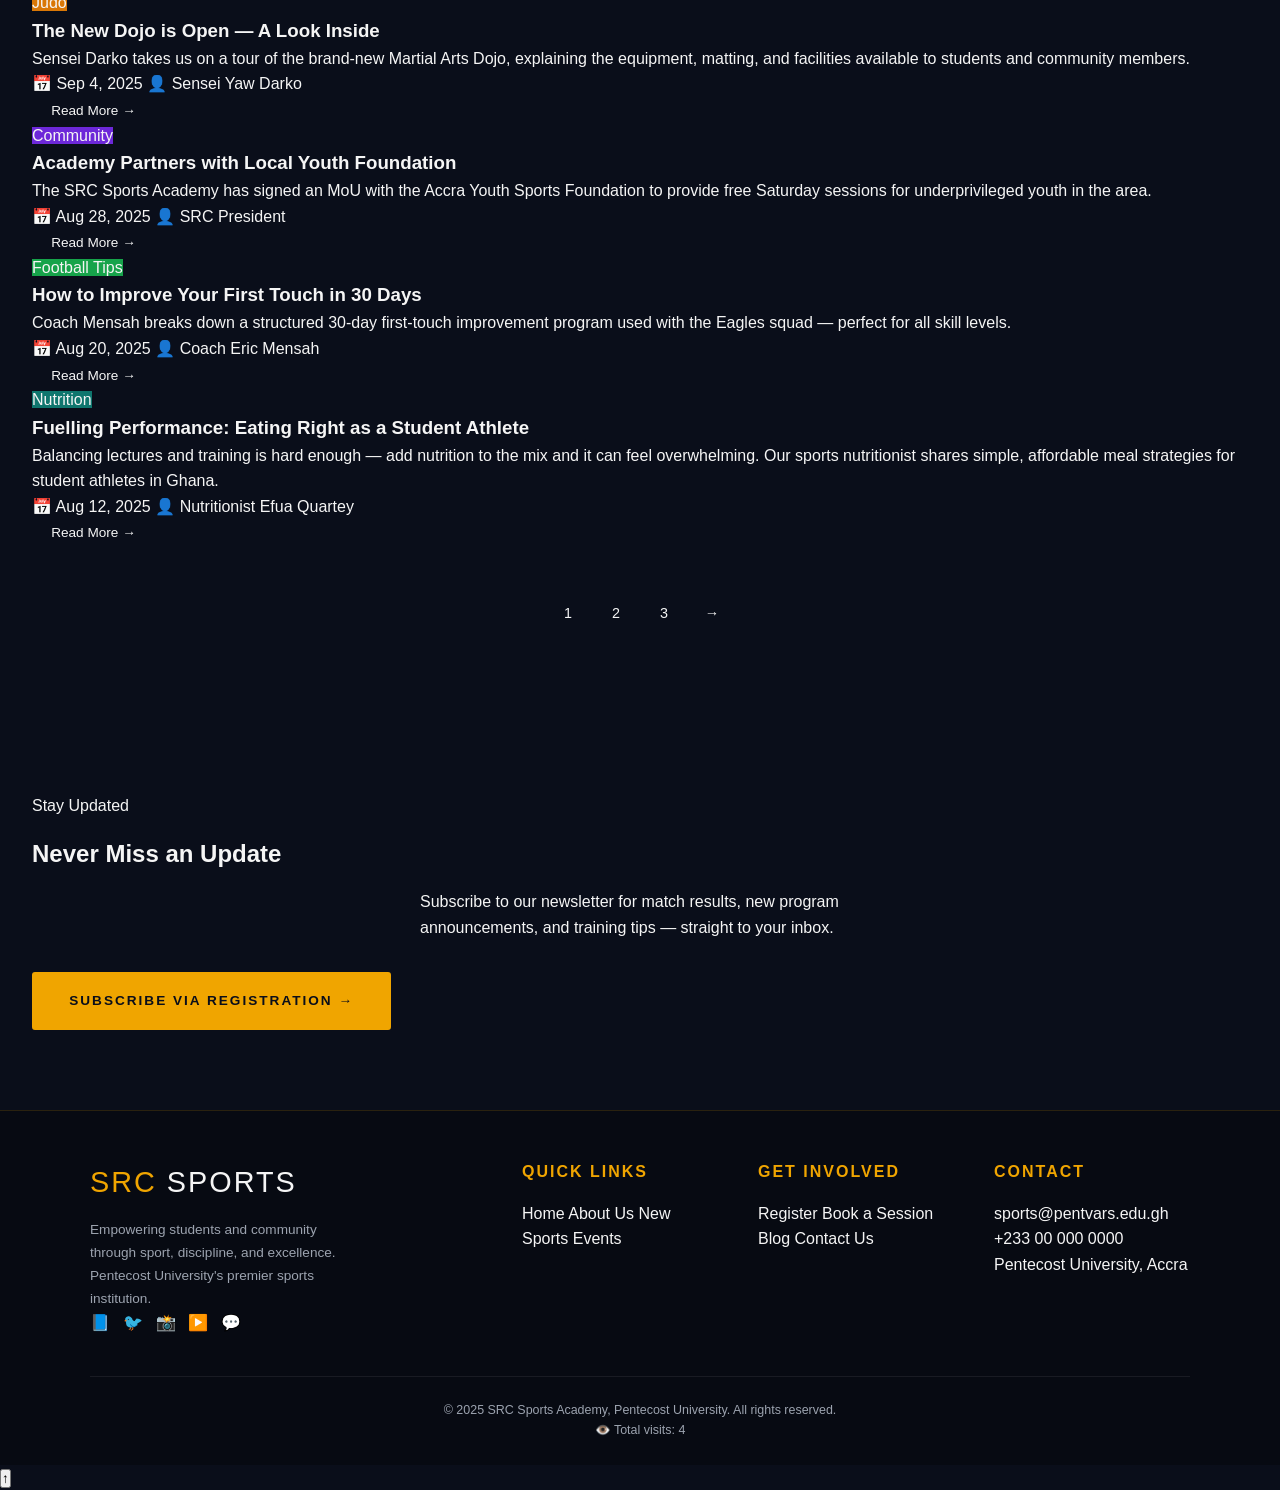
<file: blog.html>
<!DOCTYPE html>
<html lang="en">
<head>
  <meta charset="UTF-8"/>
  <meta name="viewport" content="width=device-width, initial-scale=1.0"/>
  <meta name="description" content="SRC Sports Academy blog — latest news, updates, event recaps, and community posts from coaches, students, and the SRC."/>
  <title>Blog &amp; News — SRC Sports Academy</title>
  <link rel="icon" href="data:image/svg+xml,<svg xmlns='http://www.w3.org/2000/svg' viewBox='0 0 100 100'><text y='.9em' font-size='90'>🏆</text></svg>"/>
  <link rel="stylesheet" href="style.css"/>
  <style>
    .blog-hero-card {
      background: var(--clr-card);
      border: 1px solid var(--clr-border);
      border-radius: var(--radius-lg);
      padding: 3rem;
      display: grid;
      grid-template-columns: 1fr auto;
      align-items: center;
      gap: 2rem;
      margin-bottom: 3rem;
      transition: var(--transition);
    }
    .blog-hero-card:hover { border-color: rgba(240,180,41,0.3); }
    .blog-hero-card .big-icon { font-size: 8rem; line-height: 1; }
    .blog-hero-card .category { margin-bottom: 0.75rem; }
    .blog-hero-card h2 { margin-bottom: 0.75rem; }
    .blog-hero-card p { margin-bottom: 1.25rem; }
    @media (max-width: 768px) {
      .blog-hero-card { grid-template-columns: 1fr; }
      .blog-hero-card .big-icon { display: none; }
    }
    .category-filter {
      display: flex; gap: 0.5rem; flex-wrap: wrap; margin-bottom: 2.5rem;
    }
    .cat-btn {
      font-size: 0.8rem; padding: 0.4rem 1rem;
      border-radius: 100px; border: 1px solid var(--clr-border);
      background: transparent; color: var(--clr-muted);
      cursor: pointer; transition: var(--transition); font-family: var(--ff-body); font-weight: 500;
    }
    .cat-btn:hover, .cat-btn.active {
      background: var(--clr-gold); color: var(--clr-bg); border-color: var(--clr-gold);
    }
    .search-inline {
      display: flex; align-items: center; gap: 0.75rem;
      background: var(--clr-card); border: 1px solid var(--clr-border);
      border-radius: var(--radius-sm); padding: 0.5rem 1rem; margin-bottom: 2rem;
    }
    .search-inline input {
      background: none; border: none; outline: none;
      color: var(--clr-text); font-family: var(--ff-body); font-size: 0.92rem; flex: 1;
    }
    .pagination {
      display: flex; gap: 0.5rem; justify-content: center; margin-top: 3rem; flex-wrap: wrap;
    }
    .page-btn {
      width: 40px; height: 40px; border-radius: var(--radius-sm);
      border: 1px solid var(--clr-border); background: var(--clr-card);
      color: var(--clr-muted); font-family: var(--ff-display); font-size: 0.9rem;
      cursor: pointer; transition: var(--transition); display: flex; align-items: center; justify-content: center;
    }
    .page-btn:hover, .page-btn.active {
      background: var(--clr-gold); color: var(--clr-bg); border-color: var(--clr-gold);
    }
  </style>
</head>
<body>
  <div id="nav-placeholder"></div>

  <!-- Page Hero -->
  <section class="page-hero" aria-labelledby="blog-title">
    <div class="container">
      <span class="badge">News &amp; Updates</span>
      <h1 id="blog-title">Academy <span class="text-gold">Blog</span></h1>
      <p>News, stories, event recaps, training tips, and community announcements from the SRC Sports Academy.</p>
    </div>
  </section>

  <section class="section-pad">
    <div class="container">

      <!-- Featured Post -->
      <div class="blog-hero-card" aria-label="Featured blog post">
        <div>
          <div class="category">
            <span class="badge">🌟 Featured</span>
            <span class="badge" style="background:var(--clr-accent);margin-left:0.5rem;">Football</span>
          </div>
          <h2>PU Eagles Win Regional Cup After Stunning Comeback</h2>
          <p>In a match no one will forget, the Pentecost University Eagles were 0–2 down at half-time before scoring three goals in the final 20 minutes to claim the Greater Accra Regional Cup. Coach Mensah praised the team's "character and belief" — an emotional evening for the entire academy community.</p>
          <div class="card-meta" style="margin-bottom:1.25rem;">
            <span>📅 October 12, 2025</span>
            <span>👤 Coach Eric Mensah</span>
            <span>📖 5 min read</span>
          </div>
          <a href="#" class="btn btn-primary">Read Full Story →</a>
        </div>
        <div class="big-icon" aria-hidden="true">⚽</div>
      </div>

      <!-- Category filter -->
      <div class="category-filter" role="group" aria-label="Filter blog posts by category">
        <button class="cat-btn active" data-cat="all">All Posts</button>
        <button class="cat-btn" data-cat="football">Football</button>
        <button class="cat-btn" data-cat="rugby">Rugby</button>
        <button class="cat-btn" data-cat="martial-arts">Martial Arts</button>
        <button class="cat-btn" data-cat="volleyball">Volleyball</button>
        <button class="cat-btn" data-cat="community">Community</button>
        <button class="cat-btn" data-cat="tips">Training Tips</button>
      </div>

      <!-- jQuery content filter -->
      <div class="search-inline" role="search">
        <span aria-hidden="true">🔍</span>
        <input type="search" id="content-filter" placeholder="Search blog posts…" aria-label="Filter blog posts by keyword"/>
      </div>

      <!-- Blog Grid -->
      <div class="blog-grid" id="blog-posts-grid" aria-label="Blog posts">

        <article class="card blog-card filterable-card" data-cat="taekwondo martial-arts" aria-label="Taekwondo launch blog post">
          <div class="card-body">
            <span class="badge" style="background:#7c3aed;margin-bottom:0.75rem;">Taekwondo</span>
            <h3>Taekwondo Program Officially Launches</h3>
            <p>Over 40 students enrolled in the first week. Master Boateng shares what to expect in the coming months and how to prepare for your first grading.</p>
            <div class="card-meta">
              <span>📅 Oct 5, 2025</span>
              <span>👤 SRC Secretary</span>
            </div>
            <a href="#" class="btn btn-outline" style="margin-top:1rem;font-size:0.85rem;padding:0.5rem 1.2rem;">Read More →</a>
          </div>
        </article>

        <article class="card blog-card filterable-card" data-cat="community" aria-label="SRC Sports Gala announcement post">
          <div class="card-body">
            <span class="badge" style="background:#0284c7;margin-bottom:0.75rem;">Community</span>
            <h3>SRC Sports Gala 2025 Announced</h3>
            <p>Mark your calendars! The annual SRC Sports Gala will feature all 10 disciplines, prize giving, and community activities on November 30, 2025.</p>
            <div class="card-meta">
              <span>📅 Sep 28, 2025</span>
              <span>👤 SRC President</span>
            </div>
            <a href="#" class="btn btn-outline" style="margin-top:1rem;font-size:0.85rem;padding:0.5rem 1.2rem;">Read More →</a>
          </div>
        </article>

        <article class="card blog-card filterable-card" data-cat="tips" aria-label="Training tips blog post">
          <div class="card-body">
            <span class="badge" style="background:#059669;margin-bottom:0.75rem;">Training Tips</span>
            <h3>5 Recovery Strategies Every Athlete Needs</h3>
            <p>Our fitness coordinator shares the top five post-training recovery strategies that help our athletes stay injury-free and perform at their best every session.</p>
            <div class="card-meta">
              <span>📅 Sep 22, 2025</span>
              <span>👤 Dr. Nana Yaa Asare</span>
            </div>
            <a href="#" class="btn btn-outline" style="margin-top:1rem;font-size:0.85rem;padding:0.5rem 1.2rem;">Read More →</a>
          </div>
        </article>

        <article class="card blog-card filterable-card" data-cat="rugby" aria-label="Rugby team blog post">
          <div class="card-body">
            <span class="badge" style="background:var(--clr-accent);margin-bottom:0.75rem;">Rugby</span>
            <h3>New Recruits Strengthen the PU Rhinos</h3>
            <p>Eight talented freshers have joined the rugby squad this semester, giving Coach Mensah plenty of options for the upcoming inter-university league season.</p>
            <div class="card-meta">
              <span>📅 Sep 15, 2025</span>
              <span>👤 Coach Eric Mensah</span>
            </div>
            <a href="#" class="btn btn-outline" style="margin-top:1rem;font-size:0.85rem;padding:0.5rem 1.2rem;">Read More →</a>
          </div>
        </article>

        <article class="card blog-card filterable-card" data-cat="volleyball" aria-label="Volleyball league blog post">
          <div class="card-body">
            <span class="badge" style="background:#0369a1;margin-bottom:0.75rem;">Volleyball</span>
            <h3>Mixed Volleyball League Format Revealed</h3>
            <p>Four community and student teams will compete in a round-robin format starting December 6. Sign up your team before November 20 to secure a spot.</p>
            <div class="card-meta">
              <span>📅 Sep 10, 2025</span>
              <span>👤 Coach Priscilla Tetteh</span>
            </div>
            <a href="#" class="btn btn-outline" style="margin-top:1rem;font-size:0.85rem;padding:0.5rem 1.2rem;">Read More →</a>
          </div>
        </article>

        <article class="card blog-card filterable-card" data-cat="martial-arts" aria-label="Judo dojo opening blog post">
          <div class="card-body">
            <span class="badge" style="background:#d97706;margin-bottom:0.75rem;">Judo</span>
            <h3>The New Dojo is Open — A Look Inside</h3>
            <p>Sensei Darko takes us on a tour of the brand-new Martial Arts Dojo, explaining the equipment, matting, and facilities available to students and community members.</p>
            <div class="card-meta">
              <span>📅 Sep 4, 2025</span>
              <span>👤 Sensei Yaw Darko</span>
            </div>
            <a href="#" class="btn btn-outline" style="margin-top:1rem;font-size:0.85rem;padding:0.5rem 1.2rem;">Read More →</a>
          </div>
        </article>

        <article class="card blog-card filterable-card" data-cat="community" aria-label="Community partnership post">
          <div class="card-body">
            <span class="badge" style="background:#6d28d9;margin-bottom:0.75rem;">Community</span>
            <h3>Academy Partners with Local Youth Foundation</h3>
            <p>The SRC Sports Academy has signed an MoU with the Accra Youth Sports Foundation to provide free Saturday sessions for underprivileged youth in the area.</p>
            <div class="card-meta">
              <span>📅 Aug 28, 2025</span>
              <span>👤 SRC President</span>
            </div>
            <a href="#" class="btn btn-outline" style="margin-top:1rem;font-size:0.85rem;padding:0.5rem 1.2rem;">Read More →</a>
          </div>
        </article>

        <article class="card blog-card filterable-card" data-cat="tips football" aria-label="Football training tips post">
          <div class="card-body">
            <span class="badge" style="background:#16a34a;margin-bottom:0.75rem;">Football Tips</span>
            <h3>How to Improve Your First Touch in 30 Days</h3>
            <p>Coach Mensah breaks down a structured 30-day first-touch improvement program used with the Eagles squad — perfect for all skill levels.</p>
            <div class="card-meta">
              <span>📅 Aug 20, 2025</span>
              <span>👤 Coach Eric Mensah</span>
            </div>
            <a href="#" class="btn btn-outline" style="margin-top:1rem;font-size:0.85rem;padding:0.5rem 1.2rem;">Read More →</a>
          </div>
        </article>

        <article class="card blog-card filterable-card" data-cat="community tips" aria-label="Nutrition tips for athletes post">
          <div class="card-body">
            <span class="badge" style="background:#0f766e;margin-bottom:0.75rem;">Nutrition</span>
            <h3>Fuelling Performance: Eating Right as a Student Athlete</h3>
            <p>Balancing lectures and training is hard enough — add nutrition to the mix and it can feel overwhelming. Our sports nutritionist shares simple, affordable meal strategies for student athletes in Ghana.</p>
            <div class="card-meta">
              <span>📅 Aug 12, 2025</span>
              <span>👤 Nutritionist Efua Quartey</span>
            </div>
            <a href="#" class="btn btn-outline" style="margin-top:1rem;font-size:0.85rem;padding:0.5rem 1.2rem;">Read More →</a>
          </div>
        </article>

      </div>

      <!-- Pagination -->
      <nav class="pagination" aria-label="Blog pagination">
        <button class="page-btn active" aria-current="page" aria-label="Page 1">1</button>
        <button class="page-btn" aria-label="Page 2">2</button>
        <button class="page-btn" aria-label="Page 3">3</button>
        <button class="page-btn" aria-label="Next page">→</button>
      </nav>
    </div>
  </section>

  <!-- Newsletter CTA -->
  <section class="section-pad" style="background:var(--clr-surface);border-top:1px solid var(--clr-border);" aria-labelledby="newsletter-cta">
    <div class="container text-center">
      <span class="badge">Stay Updated</span>
      <h2 id="newsletter-cta" style="margin:1rem 0;">Never Miss an Update</h2>
      <p style="margin-bottom:2rem;max-width:440px;margin-left:auto;margin-right:auto;">Subscribe to our newsletter for match results, new program announcements, and training tips — straight to your inbox.</p>
      <a href="register.html" class="btn btn-primary">Subscribe via Registration →</a>
    </div>
  </section>

  <div id="footer-placeholder"></div>
  <script src="https://code.jquery.com/jquery-3.7.1.min.js" crossorigin="anonymous"></script>
  <script src="js/layout.js"></script>
  <script src="js/main.js"></script>
  <script>
    /* Blog category filter */
    document.addEventListener("DOMContentLoaded", function () {
      const catBtns = document.querySelectorAll(".cat-btn");
      catBtns.forEach(function (btn) {
        btn.addEventListener("click", function () {
          catBtns.forEach(function (b) { b.classList.remove("active"); });
          btn.classList.add("active");
          const cat = btn.dataset.cat;
          document.querySelectorAll(".filterable-card").forEach(function (card) {
            const cats = card.dataset.cat || "";
            if (cat === "all" || cats.includes(cat)) card.style.display = "";
            else card.style.display = "none";
          });
        });
      });
    });
  </script>
</body>
</html>
</file>
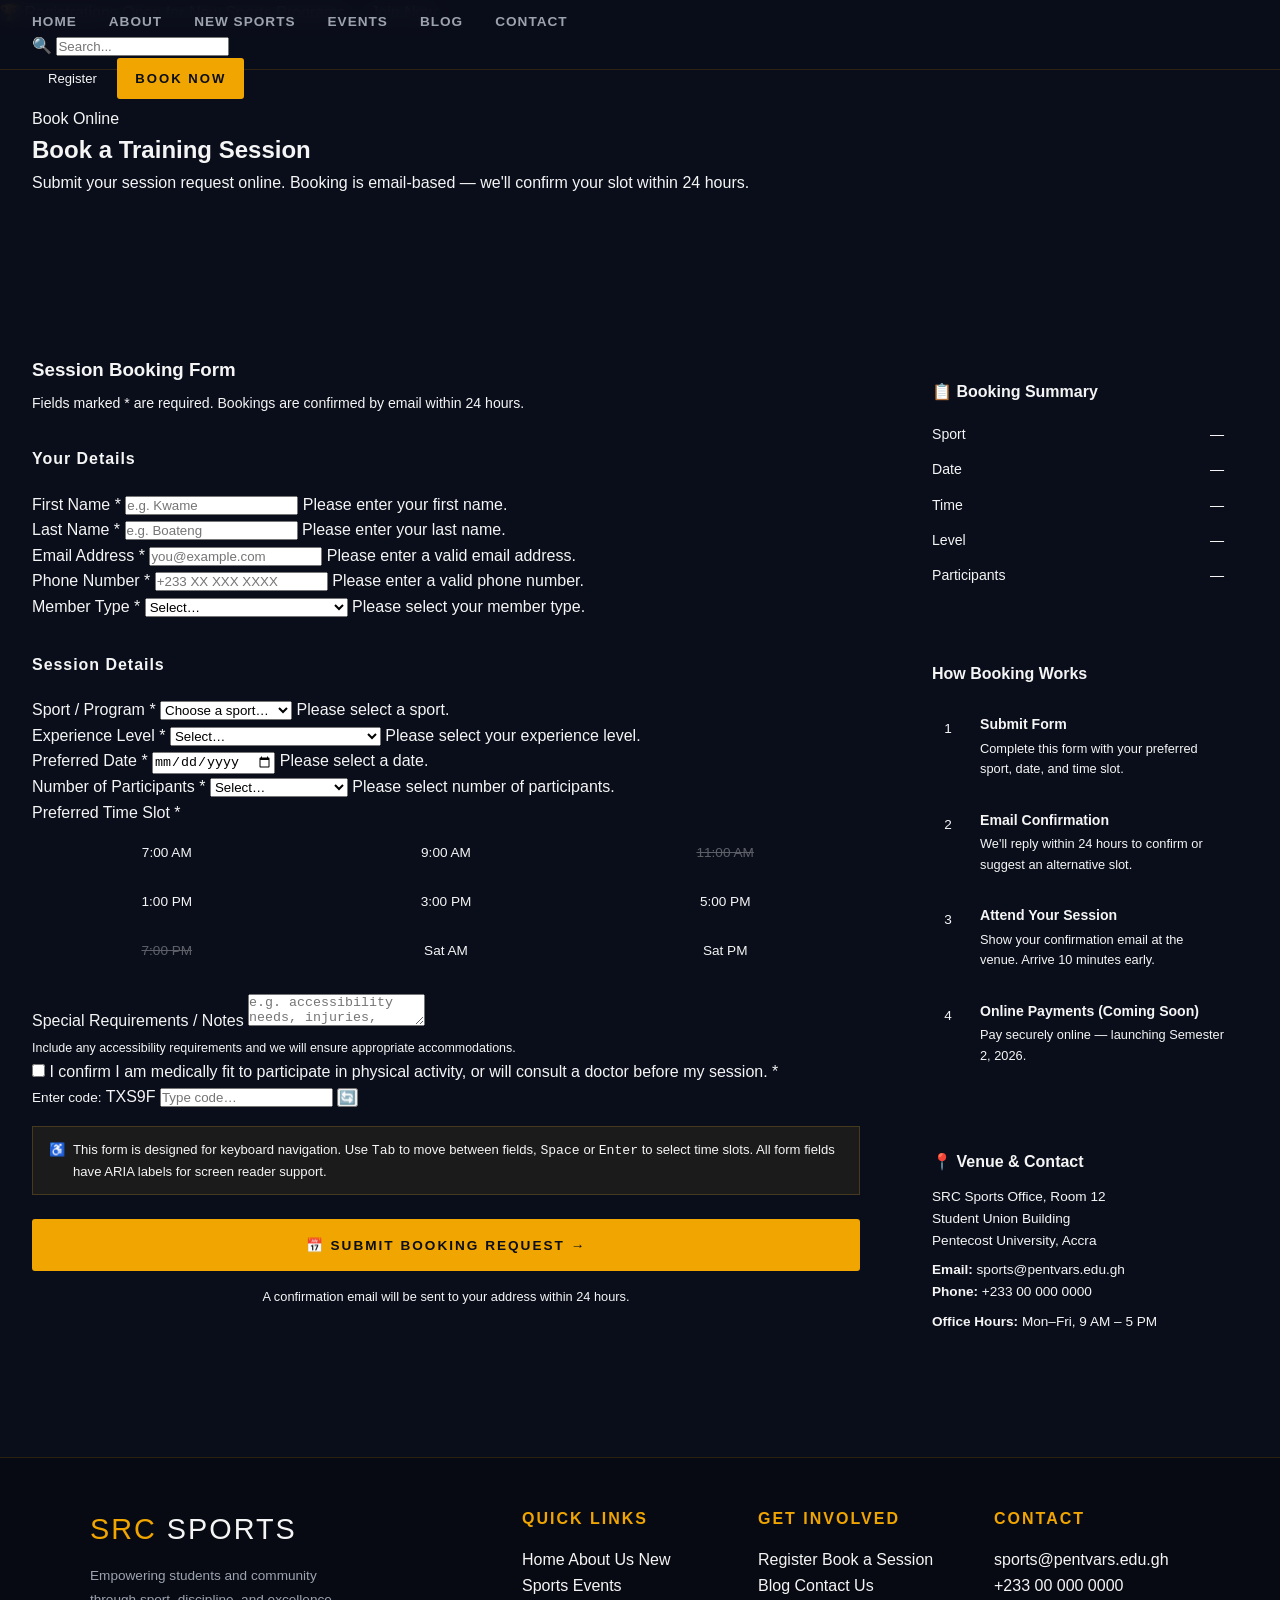
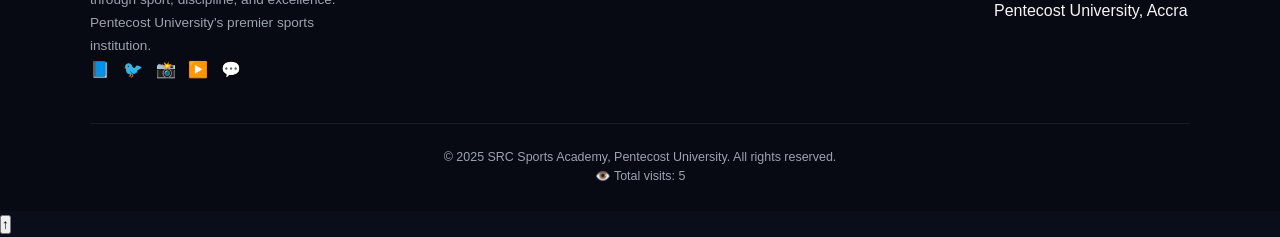
<file: book.html>
<!DOCTYPE html>
<html lang="en">
<head>
  <meta charset="UTF-8"/>
  <meta name="viewport" content="width=device-width, initial-scale=1.0"/>
  <meta name="description" content="Book a training session at SRC Sports Academy online. Select your sport, preferred date and time, and submit your booking request."/>
  <title>Book a Session — SRC Sports Academy</title>
  <link rel="icon" href="data:image/svg+xml,<svg xmlns='http://www.w3.org/2000/svg' viewBox='0 0 100 100'><text y='.9em' font-size='90'>🏆</text></svg>"/>
  <link rel="stylesheet" href="style.css"/>
  <style>
    .booking-layout {
      display: grid;
      grid-template-columns: 1fr 340px;
      gap: 3rem;
      align-items: start;
    }
    @media (max-width: 1024px) { .booking-layout { grid-template-columns: 1fr; } }

    .time-slots {
      display: grid; grid-template-columns: repeat(3, 1fr); gap: 0.6rem;
      margin-top: 0.5rem;
    }
    @media (max-width: 480px) { .time-slots { grid-template-columns: repeat(2, 1fr); } }

    .time-slot {
      background: var(--clr-surface); border: 1px solid var(--clr-border);
      border-radius: var(--radius-sm); padding: 0.55rem 0.75rem;
      text-align: center; font-size: 0.85rem; cursor: pointer;
      transition: var(--transition); color: var(--clr-muted);
    }
    .time-slot:hover { border-color: var(--clr-gold); color: var(--clr-gold); }
    .time-slot.selected { background: rgba(240,180,41,0.15); border-color: var(--clr-gold); color: var(--clr-gold); font-weight: 600; }
    .time-slot.unavailable { opacity: 0.35; pointer-events: none; text-decoration: line-through; }

    .booking-info-card {
      background: var(--clr-card); border: 1px solid var(--clr-border);
      border-radius: var(--radius-md); padding: 1.5rem; margin-bottom: 1.25rem;
    }
    .booking-info-card h4 { margin-bottom: 0.75rem; }
    .info-row { display: flex; justify-content: space-between; gap: 0.75rem;
      font-size: 0.88rem; padding: 0.4rem 0; border-bottom: 1px solid var(--clr-border); }
    .info-row:last-child { border-bottom: none; }
    .info-row .val { color: var(--clr-text); font-weight: 500; text-align: right; }

    .process-step {
      display: flex; align-items: flex-start; gap: 1rem;
      padding: 0.9rem 0; border-bottom: 1px solid var(--clr-border);
    }
    .process-step:last-child { border-bottom: none; }
    .process-icon {
      width: 32px; height: 32px; border-radius: 50%;
      border: 2px solid var(--clr-gold); color: var(--clr-gold);
      display: flex; align-items: center; justify-content: center;
      font-size: 0.85rem; flex-shrink: 0;
    }
    .process-text h5 { font-size: 0.88rem; color: var(--clr-text); margin-bottom: 0.2rem; }
    .process-text p  { font-size: 0.8rem; }

    .accessibility-note {
      background: rgba(240,180,41,0.08); border: 1px solid rgba(240,180,41,0.2);
      border-radius: var(--radius-sm); padding: 0.75rem 1rem;
      font-size: 0.82rem; color: var(--clr-muted); margin-top: 1rem;
      display: flex; gap: 0.5rem; align-items: flex-start;
    }
  </style>
</head>
<body>
  <div id="nav-placeholder"></div>

  <!-- Page Hero -->
  <section class="page-hero" aria-labelledby="book-title">
    <div class="container">
      <span class="badge">Book Online</span>
      <h1 id="book-title">Book a <span class="text-gold">Training Session</span></h1>
      <p>Submit your session request online. Booking is email-based — we'll confirm your slot within 24 hours.</p>
    </div>
  </section>

  <section class="section-pad">
    <div class="container">
      <div class="booking-layout">

        <!-- BOOKING FORM -->
        <div>
          <div class="form-wrap">
            <h3 style="margin-bottom:0.4rem;">Session Booking Form</h3>
            <p style="font-size:0.88rem;margin-bottom:2rem;">Fields marked <span style="color:var(--clr-accent);">*</span> are required. Bookings are confirmed by email within 24 hours.</p>

            <form data-validate data-form-type="book" id="booking-form" novalidate aria-label="Session booking form">

              <!-- Contact Details -->
              <h4 style="font-family:var(--ff-display);letter-spacing:0.06em;margin-bottom:1.25rem;color:var(--clr-gold);">Your Details</h4>
              <div class="form-row">
                <div class="form-group">
                  <label for="bk-fname">First Name <span class="req" aria-hidden="true">*</span></label>
                  <input type="text" id="bk-fname" name="firstName" required minlength="2"
                         placeholder="e.g. Kwame" aria-required="true" autocomplete="given-name"/>
                  <span class="error-msg" role="alert">Please enter your first name.</span>
                </div>
                <div class="form-group">
                  <label for="bk-lname">Last Name <span class="req" aria-hidden="true">*</span></label>
                  <input type="text" id="bk-lname" name="lastName" required minlength="2"
                         placeholder="e.g. Boateng" aria-required="true" autocomplete="family-name"/>
                  <span class="error-msg" role="alert">Please enter your last name.</span>
                </div>
              </div>

              <div class="form-row">
                <div class="form-group">
                  <label for="bk-email">Email Address <span class="req" aria-hidden="true">*</span></label>
                  <input type="email" id="bk-email" name="email" required placeholder="you@example.com"
                         aria-required="true" autocomplete="email"/>
                  <span class="error-msg" role="alert">Please enter a valid email address.</span>
                </div>
                <div class="form-group">
                  <label for="bk-phone">Phone Number <span class="req" aria-hidden="true">*</span></label>
                  <input type="tel" id="bk-phone" name="phone" required placeholder="+233 XX XXX XXXX"
                         aria-required="true" autocomplete="tel"/>
                  <span class="error-msg" role="alert">Please enter a valid phone number.</span>
                </div>
              </div>

              <div class="form-group">
                <label for="bk-member-type">Member Type <span class="req" aria-hidden="true">*</span></label>
                <select id="bk-member-type" name="memberType" required aria-required="true">
                  <option value="">Select…</option>
                  <option>Registered Academy Member</option>
                  <option>Student (Pentecost University)</option>
                  <option>Community Member</option>
                  <option>First-Time Visitor</option>
                </select>
                <span class="error-msg" role="alert">Please select your member type.</span>
              </div>

              <!-- Session Details -->
              <h4 style="font-family:var(--ff-display);letter-spacing:0.06em;margin-top:2rem;margin-bottom:1.25rem;color:var(--clr-gold);">Session Details</h4>
              <div class="form-row">
                <div class="form-group">
                  <label for="bk-sport">Sport / Program <span class="req" aria-hidden="true">*</span></label>
                  <select id="bk-sport" name="sport" required aria-required="true">
                    <option value="">Choose a sport…</option>
                    <optgroup label="Established Programs">
                      <option>⚽ Football</option>
                      <option>🏉 Rugby</option>
                      <option>🩰 Ballet</option>
                      <option>🏓 Table Tennis</option>
                      <option>🤾 Handball</option>
                      <option>🤸 Gymnastics</option>
                    </optgroup>
                    <optgroup label="New Programs (2025)">
                      <option>🤼 Wrestling</option>
                      <option>🥋 Taekwondo</option>
                      <option>🥋 Judo</option>
                      <option>🏐 Volleyball</option>
                    </optgroup>
                  </select>
                  <span class="error-msg" role="alert">Please select a sport.</span>
                </div>
                <div class="form-group">
                  <label for="bk-level">Experience Level <span class="req" aria-hidden="true">*</span></label>
                  <select id="bk-level" name="level" required aria-required="true">
                    <option value="">Select…</option>
                    <option>Beginner (no experience)</option>
                    <option>Intermediate (some experience)</option>
                    <option>Advanced (competitive level)</option>
                  </select>
                  <span class="error-msg" role="alert">Please select your experience level.</span>
                </div>
              </div>

              <div class="form-row">
                <div class="form-group">
                  <label for="bk-date">Preferred Date <span class="req" aria-hidden="true">*</span></label>
                  <input type="date" id="bk-date" name="date" required aria-required="true"/>
                  <span class="error-msg" role="alert">Please select a date.</span>
                </div>
                <div class="form-group">
                  <label for="bk-participants">Number of Participants <span class="req" aria-hidden="true">*</span></label>
                  <select id="bk-participants" name="participants" required aria-required="true">
                    <option value="">Select…</option>
                    <option>1 (Just me)</option>
                    <option>2–3 people</option>
                    <option>4–6 people</option>
                    <option>7+ (Group booking)</option>
                  </select>
                  <span class="error-msg" role="alert">Please select number of participants.</span>
                </div>
              </div>

              <!-- Time slot picker -->
              <div class="form-group">
                <label id="time-slot-label">Preferred Time Slot <span class="req" aria-hidden="true">*</span></label>
                <input type="hidden" id="bk-time" name="time" required/>
                <div class="time-slots" role="group" aria-labelledby="time-slot-label">
                  <div class="time-slot" tabindex="0" role="radio" aria-checked="false" data-time="7:00 AM">7:00 AM</div>
                  <div class="time-slot" tabindex="0" role="radio" aria-checked="false" data-time="9:00 AM">9:00 AM</div>
                  <div class="time-slot unavailable" tabindex="-1" role="radio" aria-checked="false" aria-disabled="true" data-time="11:00 AM">11:00 AM</div>
                  <div class="time-slot" tabindex="0" role="radio" aria-checked="false" data-time="1:00 PM">1:00 PM</div>
                  <div class="time-slot" tabindex="0" role="radio" aria-checked="false" data-time="3:00 PM">3:00 PM</div>
                  <div class="time-slot" tabindex="0" role="radio" aria-checked="false" data-time="5:00 PM">5:00 PM</div>
                  <div class="time-slot unavailable" tabindex="-1" role="radio" aria-checked="false" aria-disabled="true" data-time="7:00 PM">7:00 PM</div>
                  <div class="time-slot" tabindex="0" role="radio" aria-checked="false" data-time="Saturday AM">Sat AM</div>
                  <div class="time-slot" tabindex="0" role="radio" aria-checked="false" data-time="Saturday PM">Sat PM</div>
                </div>
              </div>

              <!-- Accessibility needs -->
              <div class="form-group" style="margin-top:1.5rem;">
                <label for="bk-notes">Special Requirements / Notes</label>
                <textarea id="bk-notes" name="notes" placeholder="e.g. accessibility needs, injuries, medical conditions, previous experience details…" aria-describedby="bk-notes-hint"></textarea>
                <p id="bk-notes-hint" style="font-size:0.78rem;color:var(--clr-muted);margin-top:0.3rem;">Include any accessibility requirements and we will ensure appropriate accommodations.</p>
              </div>

              <!-- Medical checkbox -->
              <div class="form-group">
                <label class="checkbox-wrap">
                  <input type="checkbox" name="medicalClear" id="bk-medical" required aria-required="true"
                         aria-label="Confirm medical fitness (required)"/>
                  <span>I confirm I am medically fit to participate in physical activity, or will consult a doctor before my session. <span class="req" aria-hidden="true">*</span></span>
                </label>
              </div>

              <!-- CAPTCHA -->
              <div class="captcha-box" role="group" aria-label="CAPTCHA verification">
                <label for="bk-captcha" style="font-size:0.85rem;color:var(--clr-text);white-space:nowrap;">Enter code:</label>
                <span class="captcha-challenge" aria-label="CAPTCHA code to enter">XXXXX</span>
                <input type="text" id="bk-captcha" name="captcha" maxlength="5" placeholder="Type code…"
                       aria-label="CAPTCHA answer" autocomplete="off"/>
                <button type="button" class="captcha-refresh" aria-label="Refresh CAPTCHA code">🔄</button>
              </div>

              <div class="accessibility-note" role="note">
                <span aria-hidden="true">♿</span>
                <span>This form is designed for keyboard navigation. Use <kbd>Tab</kbd> to move between fields, <kbd>Space</kbd> or <kbd>Enter</kbd> to select time slots. All form fields have ARIA labels for screen reader support.</span>
              </div>

              <div class="form-submit" style="margin-top:1.5rem;">
                <button type="submit" class="btn btn-primary" style="width:100%;justify-content:center;padding:1rem;">
                  📅 Submit Booking Request →
                </button>
              </div>
              <p style="font-size:0.8rem;text-align:center;margin-top:1rem;color:var(--clr-muted);">A confirmation email will be sent to your address within 24 hours.</p>
            </form>
          </div>
        </div>

        <!-- SIDEBAR -->
        <aside aria-label="Booking information sidebar">
          <div class="booking-info-card">
            <h4>📋 Booking Summary</h4>
            <div class="info-row"><span>Sport</span><span class="val" id="summary-sport">—</span></div>
            <div class="info-row"><span>Date</span><span class="val" id="summary-date">—</span></div>
            <div class="info-row"><span>Time</span><span class="val" id="summary-time">—</span></div>
            <div class="info-row"><span>Level</span><span class="val" id="summary-level">—</span></div>
            <div class="info-row"><span>Participants</span><span class="val" id="summary-participants">—</span></div>
          </div>

          <div class="booking-info-card">
            <h4>How Booking Works</h4>
            <div class="process-step">
              <div class="process-icon" aria-hidden="true">1</div>
              <div class="process-text">
                <h5>Submit Form</h5>
                <p>Complete this form with your preferred sport, date, and time slot.</p>
              </div>
            </div>
            <div class="process-step">
              <div class="process-icon" aria-hidden="true">2</div>
              <div class="process-text">
                <h5>Email Confirmation</h5>
                <p>We'll reply within 24 hours to confirm or suggest an alternative slot.</p>
              </div>
            </div>
            <div class="process-step">
              <div class="process-icon" aria-hidden="true">3</div>
              <div class="process-text">
                <h5>Attend Your Session</h5>
                <p>Show your confirmation email at the venue. Arrive 10 minutes early.</p>
              </div>
            </div>
            <div class="process-step">
              <div class="process-icon" aria-hidden="true">4</div>
              <div class="process-text">
                <h5>Online Payments (Coming Soon)</h5>
                <p>Pay securely online — launching Semester 2, 2026.</p>
              </div>
            </div>
          </div>

          <div class="booking-info-card">
            <h4>📍 Venue &amp; Contact</h4>
            <p style="font-size:0.85rem;margin-bottom:0.5rem;">SRC Sports Office, Room 12<br/>Student Union Building<br/>Pentecost University, Accra</p>
            <p style="font-size:0.85rem;"><strong style="color:var(--clr-text);">Email:</strong> sports@pentvars.edu.gh</p>
            <p style="font-size:0.85rem;"><strong style="color:var(--clr-text);">Phone:</strong> +233 00 000 0000</p>
            <p style="font-size:0.85rem;margin-top:0.5rem;"><strong style="color:var(--clr-text);">Office Hours:</strong> Mon–Fri, 9 AM – 5 PM</p>
          </div>
        </aside>
      </div>
    </div>
  </section>

  <div id="footer-placeholder"></div>
  <script src="https://code.jquery.com/jquery-3.7.1.min.js" crossorigin="anonymous"></script>
  <script src="js/layout.js"></script>
  <script src="js/main.js"></script>
  <script>
    document.addEventListener("DOMContentLoaded", function () {
      /* Time slot picker */
      const slots = document.querySelectorAll(".time-slot:not(.unavailable)");
      const hidden = document.getElementById("bk-time");
      slots.forEach(function (slot) {
        slot.addEventListener("click",  selectSlot.bind(null, slot));
        slot.addEventListener("keydown", function (e) {
          if (e.key === "Enter" || e.key === " ") { e.preventDefault(); selectSlot(slot); }
        });
      });
      function selectSlot(slot) {
        slots.forEach(function (s) { s.classList.remove("selected"); s.setAttribute("aria-checked","false"); });
        slot.classList.add("selected");
        slot.setAttribute("aria-checked","true");
        if (hidden) { hidden.value = slot.dataset.time; updateSummary(); }
      }

      /* Live booking summary */
      function updateSummary() {
        const sport   = document.getElementById("bk-sport");
        const date    = document.getElementById("bk-date");
        const level   = document.getElementById("bk-level");
        const participants = document.getElementById("bk-participants");
        if (sport) document.getElementById("summary-sport").textContent        = sport.value || "—";
        if (date)  document.getElementById("summary-date").textContent         = date.value  || "—";
        if (hidden) document.getElementById("summary-time").textContent        = hidden.value || "—";
        if (level) document.getElementById("summary-level").textContent        = level.value || "—";
        if (participants) document.getElementById("summary-participants").textContent = participants.value || "—";
      }
      ["bk-sport","bk-date","bk-level","bk-participants"].forEach(function (id) {
        const el = document.getElementById(id);
        if (el) el.addEventListener("change", updateSummary);
      });

      /* Set min date for date picker */
      const datePicker = document.getElementById("bk-date");
      if (datePicker) datePicker.min = new Date().toISOString().split("T")[0];
    });
  </script>
</body>
</html>
</file>
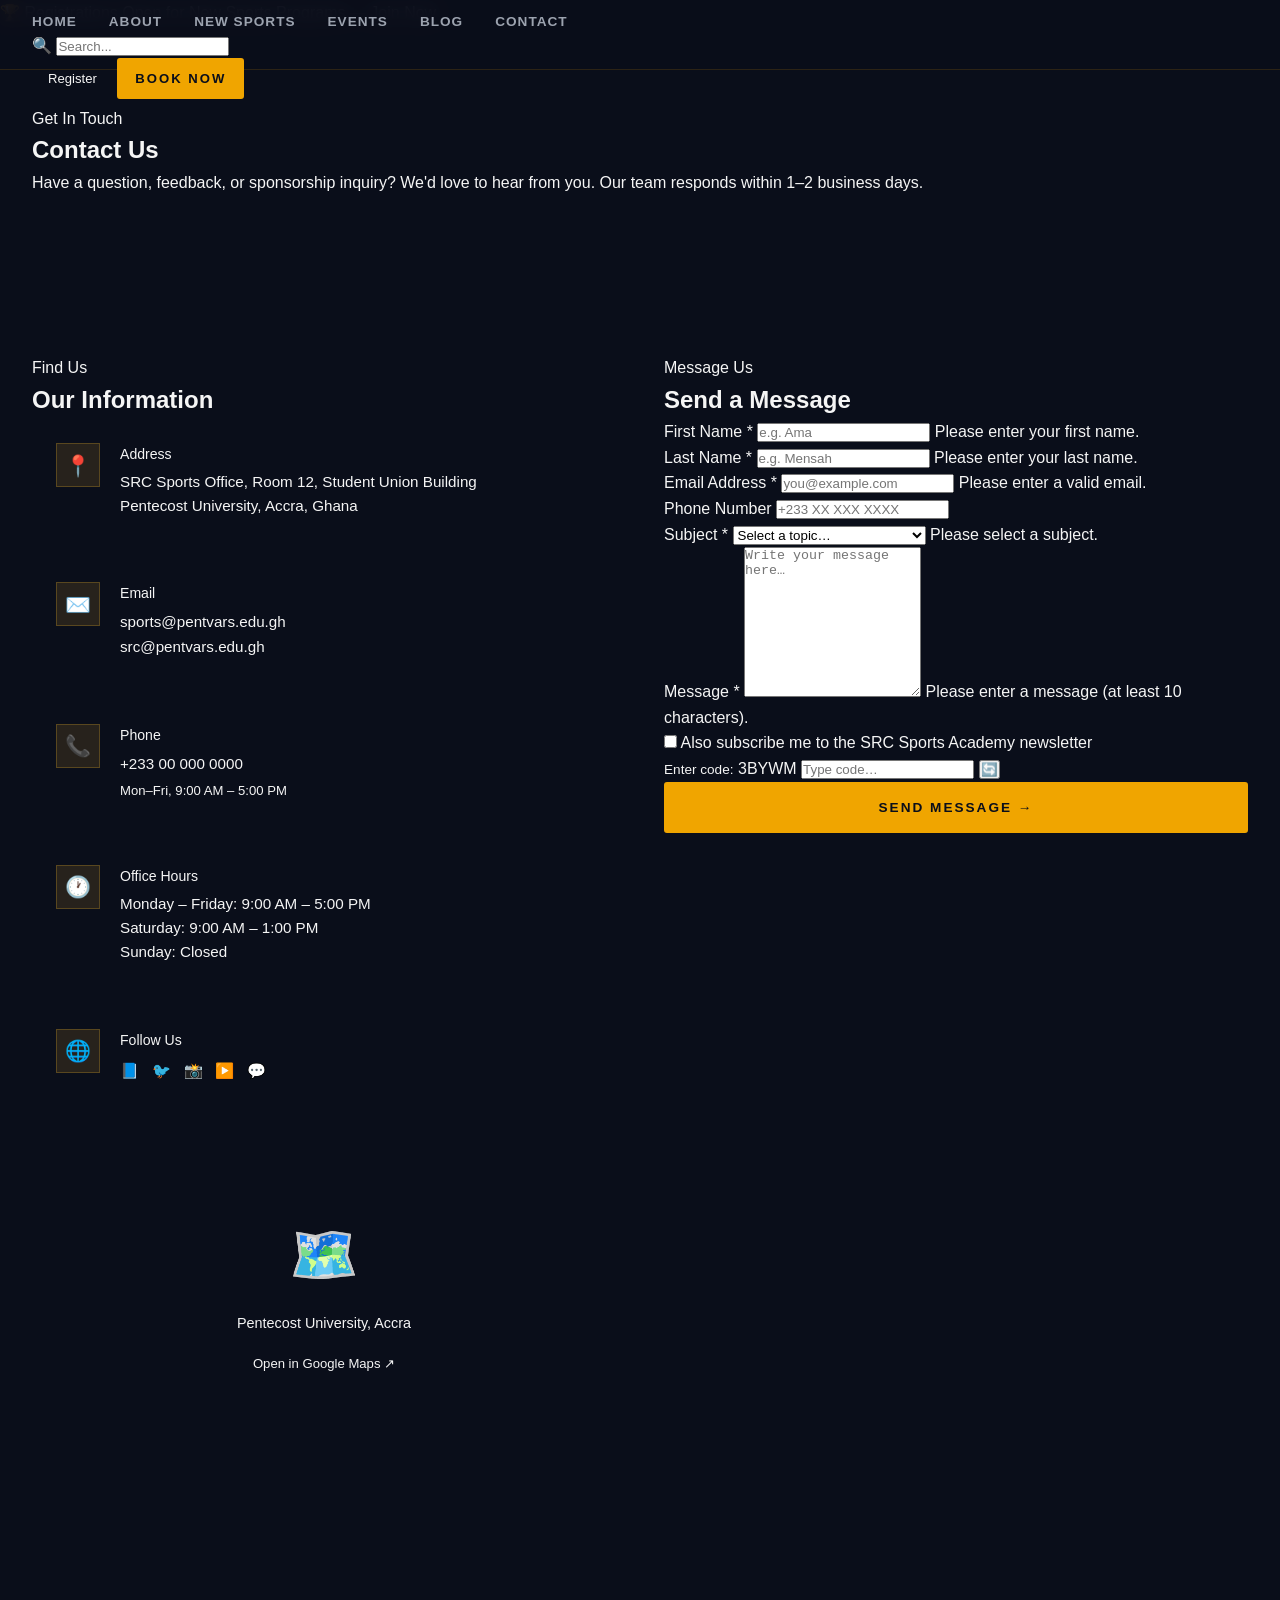
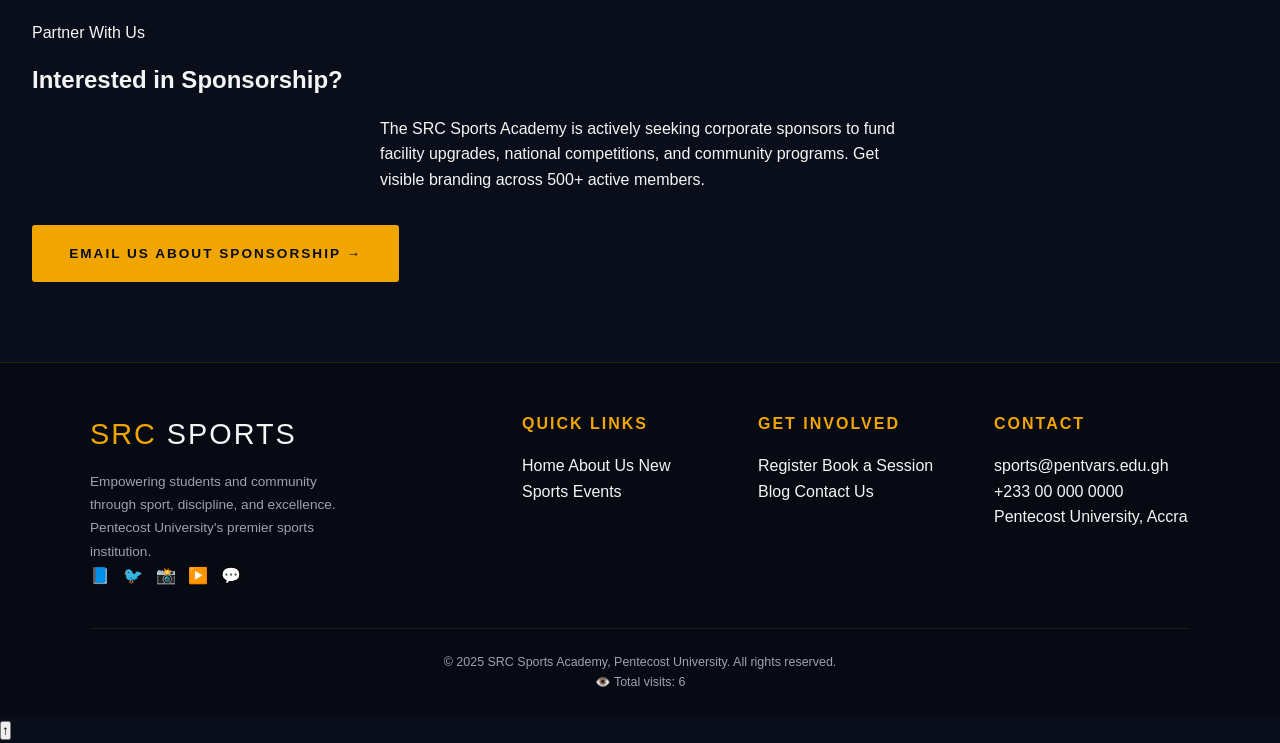
<file: contact.html>
<!DOCTYPE html>
<html lang="en">
<head>
  <meta charset="UTF-8"/>
  <meta name="viewport" content="width=device-width, initial-scale=1.0"/>
  <meta name="description" content="Contact SRC Sports Academy — get in touch with our team, find our location, and send us a message."/>
  <title>Contact Us — SRC Sports Academy</title>
  <link rel="icon" href="data:image/svg+xml,<svg xmlns='http://www.w3.org/2000/svg' viewBox='0 0 100 100'><text y='.9em' font-size='90'>🏆</text></svg>"/>
  <link rel="stylesheet" href="style.css"/>
  <style>
    .contact-layout {
      display: grid;
      grid-template-columns: 1fr 1fr;
      gap: 3rem;
      align-items: start;
    }
    @media (max-width: 768px) { .contact-layout { grid-template-columns: 1fr; } }

    .contact-info-item {
      display: flex; align-items: flex-start; gap: 1.25rem;
      padding: 1.5rem;
      background: var(--clr-card);
      border: 1px solid var(--clr-border);
      border-radius: var(--radius-md);
      margin-bottom: 1rem;
      transition: var(--transition);
    }
    .contact-info-item:hover { border-color: rgba(240,180,41,0.3); }
    .contact-icon {
      width: 44px; height: 44px; flex-shrink: 0;
      border-radius: var(--radius-sm);
      background: rgba(240,180,41,0.12);
      border: 1px solid rgba(240,180,41,0.25);
      display: flex; align-items: center; justify-content: center;
      font-size: 1.3rem;
    }
    .contact-info-item h4 { font-size: 0.88rem; color: var(--clr-muted); margin-bottom: 0.25rem; font-family: var(--ff-body); font-weight: 500; letter-spacing: 0; }
    .contact-info-item p, .contact-info-item a { font-size: 0.95rem; color: var(--clr-text); }
    .contact-info-item a:hover { color: var(--clr-gold); }

    .map-placeholder {
      background: var(--clr-card);
      border: 1px solid var(--clr-border);
      border-radius: var(--radius-md);
      aspect-ratio: 16/9;
      display: flex; flex-direction: column; align-items: center; justify-content: center;
      gap: 0.75rem; color: var(--clr-muted); font-size: 0.9rem;
      margin-top: 1.5rem;
    }
    .map-placeholder .map-icon { font-size: 3.5rem; }
  </style>
</head>
<body>
  <div id="nav-placeholder"></div>

  <!-- Page Hero -->
  <section class="page-hero" aria-labelledby="contact-title">
    <div class="container">
      <span class="badge">Get In Touch</span>
      <h1 id="contact-title">Contact <span class="text-gold">Us</span></h1>
      <p>Have a question, feedback, or sponsorship inquiry? We'd love to hear from you. Our team responds within 1–2 business days.</p>
    </div>
  </section>

  <section class="section-pad">
    <div class="container">
      <div class="contact-layout">

        <!-- CONTACT INFO + MAP -->
        <div>
          <div class="section-heading">
            <span class="badge">Find Us</span>
            <h2>Our Information</h2>
          </div>

          <div class="contact-info-item" role="region" aria-label="Office address">
            <div class="contact-icon" aria-hidden="true">📍</div>
            <div>
              <h4>Address</h4>
              <p>SRC Sports Office, Room 12, Student Union Building<br/>Pentecost University, Accra, Ghana</p>
            </div>
          </div>

          <div class="contact-info-item" role="region" aria-label="Email contact">
            <div class="contact-icon" aria-hidden="true">✉️</div>
            <div>
              <h4>Email</h4>
              <a href="mailto:sports@pentvars.edu.gh">sports@pentvars.edu.gh</a><br/>
              <a href="mailto:src@pentvars.edu.gh">src@pentvars.edu.gh</a>
            </div>
          </div>

          <div class="contact-info-item" role="region" aria-label="Phone contact">
            <div class="contact-icon" aria-hidden="true">📞</div>
            <div>
              <h4>Phone</h4>
              <a href="tel:+233000000000">+233 00 000 0000</a><br/>
              <p style="font-size:0.82rem;margin-top:0.25rem;">Mon–Fri, 9:00 AM – 5:00 PM</p>
            </div>
          </div>

          <div class="contact-info-item" role="region" aria-label="Office hours">
            <div class="contact-icon" aria-hidden="true">🕐</div>
            <div>
              <h4>Office Hours</h4>
              <p>Monday – Friday: 9:00 AM – 5:00 PM</p>
              <p>Saturday: 9:00 AM – 1:00 PM</p>
              <p>Sunday: Closed</p>
            </div>
          </div>

          <!-- Social links -->
          <div class="contact-info-item" role="region" aria-label="Social media links">
            <div class="contact-icon" aria-hidden="true">🌐</div>
            <div>
              <h4>Follow Us</h4>
              <div class="social-links" style="margin-top:0.5rem;">
                <a href="#" aria-label="Follow on Facebook">📘</a>
                <a href="#" aria-label="Follow on Twitter">🐦</a>
                <a href="#" aria-label="Follow on Instagram">📸</a>
                <a href="#" aria-label="Watch on YouTube">▶️</a>
                <a href="#" aria-label="Join WhatsApp group">💬</a>
              </div>
            </div>
          </div>

          <!-- Map placeholder -->
          <div class="map-placeholder" role="img" aria-label="Map showing location of Pentecost University, Accra">
            <div class="map-icon" aria-hidden="true">🗺️</div>
            <p>Pentecost University, Accra</p>
            <a href="https://maps.google.com/?q=Pentecost+University+Accra" target="_blank" rel="noopener noreferrer" class="btn btn-outline" style="font-size:0.82rem;padding:0.4rem 1rem;">Open in Google Maps ↗</a>
          </div>
        </div>

        <!-- CONTACT FORM -->
        <div>
          <div class="section-heading">
            <span class="badge">Message Us</span>
            <h2>Send a Message</h2>
          </div>
          <div class="form-wrap">
            <form data-validate data-form-type="contact" id="contact-form" novalidate aria-label="Contact form">

              <div class="form-row">
                <div class="form-group">
                  <label for="ct-fname">First Name <span class="req" aria-hidden="true">*</span></label>
                  <input type="text" id="ct-fname" name="firstName" required minlength="2"
                         placeholder="e.g. Ama" aria-required="true" autocomplete="given-name"/>
                  <span class="error-msg" role="alert">Please enter your first name.</span>
                </div>
                <div class="form-group">
                  <label for="ct-lname">Last Name <span class="req" aria-hidden="true">*</span></label>
                  <input type="text" id="ct-lname" name="lastName" required minlength="2"
                         placeholder="e.g. Mensah" aria-required="true" autocomplete="family-name"/>
                  <span class="error-msg" role="alert">Please enter your last name.</span>
                </div>
              </div>

              <div class="form-group">
                <label for="ct-email">Email Address <span class="req" aria-hidden="true">*</span></label>
                <input type="email" id="ct-email" name="email" required placeholder="you@example.com"
                       aria-required="true" autocomplete="email"/>
                <span class="error-msg" role="alert">Please enter a valid email.</span>
              </div>

              <div class="form-group">
                <label for="ct-phone">Phone Number</label>
                <input type="tel" id="ct-phone" name="phone" placeholder="+233 XX XXX XXXX" autocomplete="tel"/>
              </div>

              <div class="form-group">
                <label for="ct-subject">Subject <span class="req" aria-hidden="true">*</span></label>
                <select id="ct-subject" name="subject" required aria-required="true">
                  <option value="">Select a topic…</option>
                  <option>General Enquiry</option>
                  <option>Booking Assistance</option>
                  <option>Registration Help</option>
                  <option>Sports Programs Information</option>
                  <option>Sponsorship / Partnership</option>
                  <option>Feedback / Complaints</option>
                  <option>Press / Media</option>
                  <option>Other</option>
                </select>
                <span class="error-msg" role="alert">Please select a subject.</span>
              </div>

              <div class="form-group">
                <label for="ct-message">Message <span class="req" aria-hidden="true">*</span></label>
                <textarea id="ct-message" name="message" required minlength="10"
                          placeholder="Write your message here…" style="min-height:150px;"
                          aria-required="true"></textarea>
                <span class="error-msg" role="alert">Please enter a message (at least 10 characters).</span>
              </div>

              <div class="form-group">
                <label class="checkbox-wrap">
                  <input type="checkbox" name="newsletter" aria-label="Subscribe to newsletter"/>
                  <span>Also subscribe me to the SRC Sports Academy newsletter</span>
                </label>
              </div>

              <!-- CAPTCHA -->
              <div class="captcha-box" role="group" aria-label="CAPTCHA verification">
                <label for="ct-captcha" style="font-size:0.85rem;color:var(--clr-text);white-space:nowrap;">Enter code:</label>
                <span class="captcha-challenge" aria-label="CAPTCHA characters to type">XXXXX</span>
                <input type="text" id="ct-captcha" name="captcha" maxlength="5" placeholder="Type code…"
                       aria-label="CAPTCHA answer" autocomplete="off"/>
                <button type="button" class="captcha-refresh" aria-label="Refresh CAPTCHA">🔄</button>
              </div>

              <div class="form-submit">
                <button type="submit" class="btn btn-primary" style="width:100%;justify-content:center;padding:1rem;">
                  Send Message →
                </button>
              </div>
            </form>
          </div>
        </div>
      </div>
    </div>
  </section>

  <!-- Sponsorship CTA -->
  <section class="section-pad" style="background:var(--clr-surface);border-top:1px solid var(--clr-border);" aria-labelledby="sponsor-cta">
    <div class="container text-center">
      <span class="badge">Partner With Us</span>
      <h2 id="sponsor-cta" style="margin:1rem 0;">Interested in Sponsorship?</h2>
      <p style="max-width:520px;margin:0 auto 2rem;">The SRC Sports Academy is actively seeking corporate sponsors to fund facility upgrades, national competitions, and community programs. Get visible branding across 500+ active members.</p>
      <a href="mailto:sports@pentvars.edu.gh?subject=Sponsorship%20Enquiry" class="btn btn-primary">Email Us About Sponsorship →</a>
    </div>
  </section>

  <div id="footer-placeholder"></div>
  <script src="https://code.jquery.com/jquery-3.7.1.min.js" crossorigin="anonymous"></script>
  <script src="js/layout.js"></script>
  <script src="js/main.js"></script>
</body>
</html>
</file>
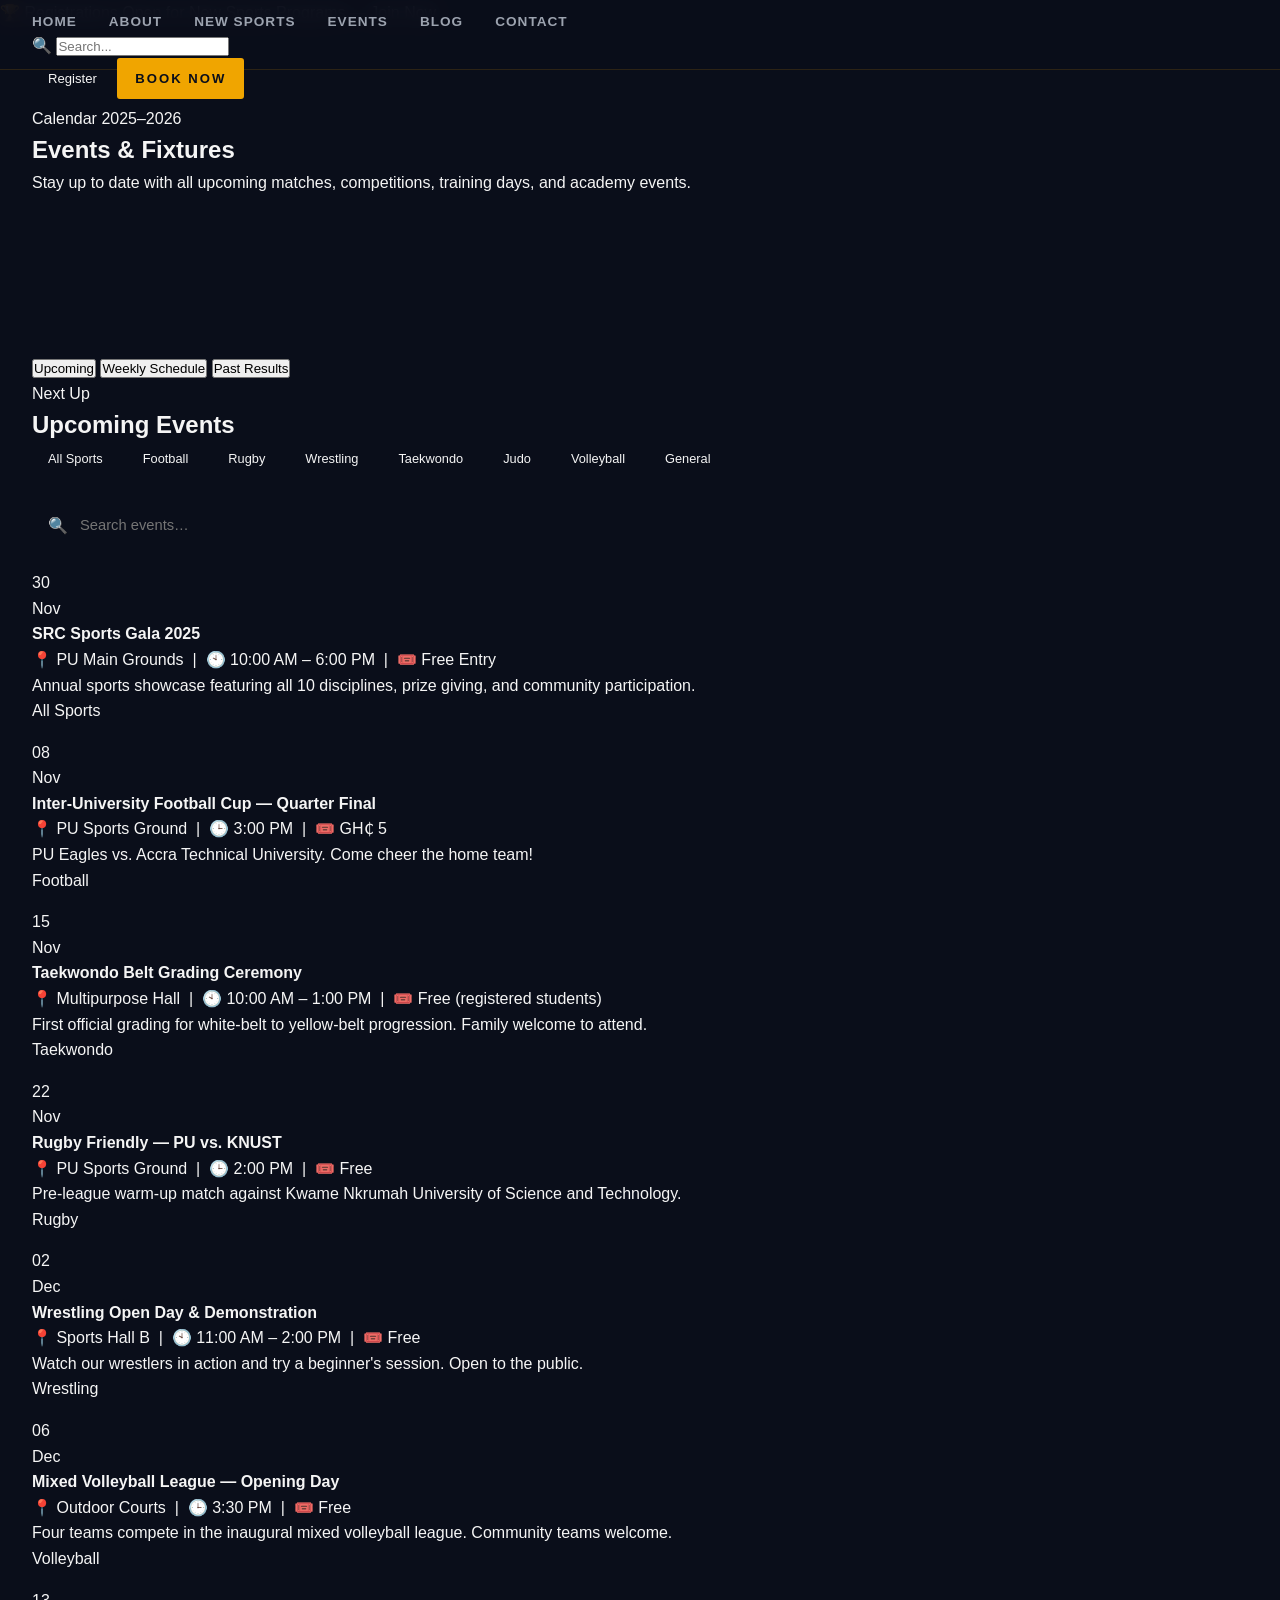
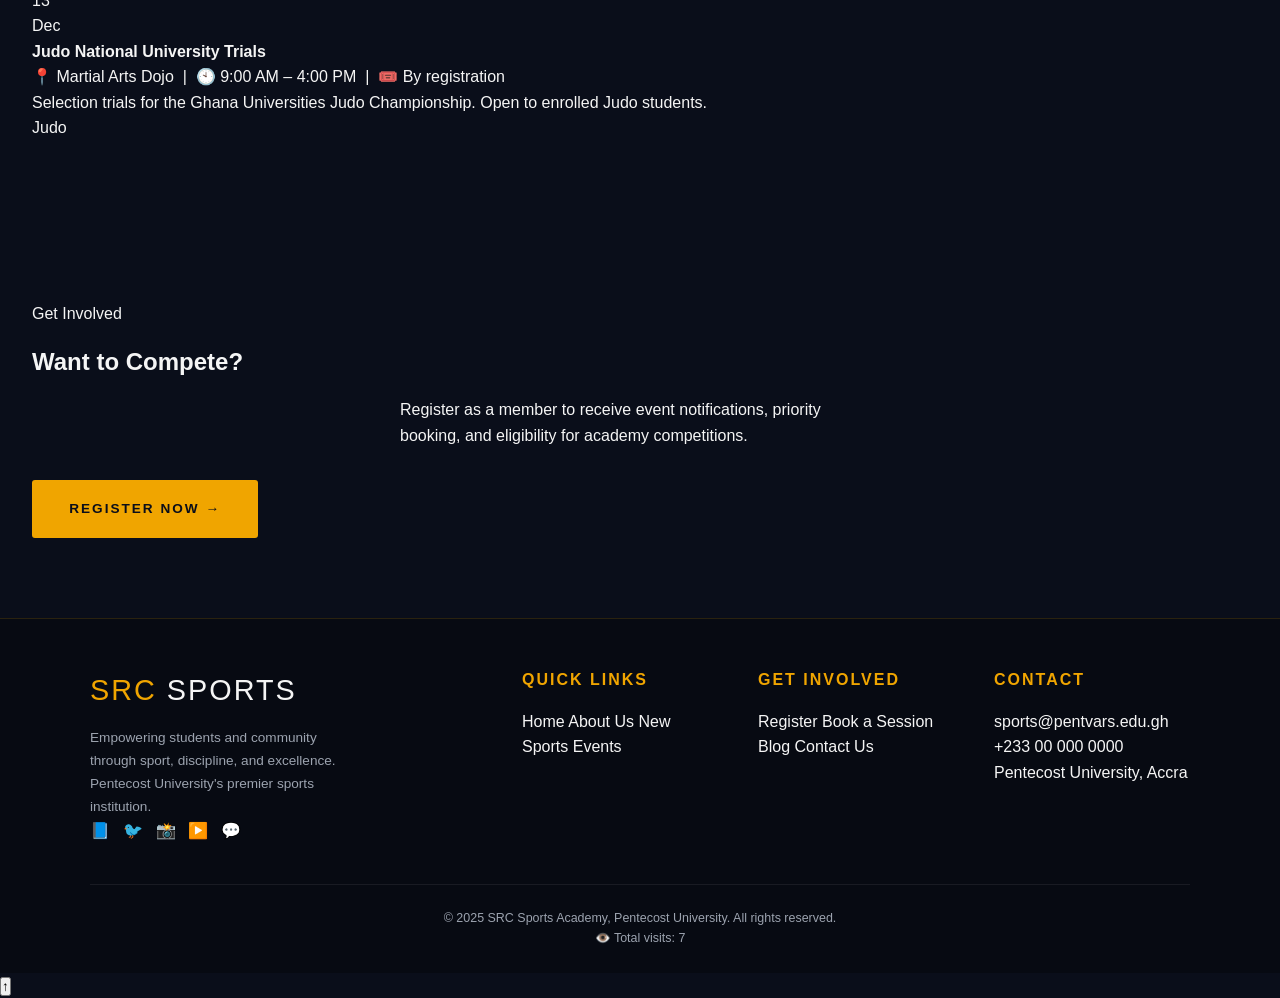
<file: events.html>
<!DOCTYPE html>
<html lang="en">
<head>
  <meta charset="UTF-8"/>
  <meta name="viewport" content="width=device-width, initial-scale=1.0"/>
  <meta name="description" content="Upcoming sports events, fixtures, schedules, and competitions at SRC Sports Academy, Pentecost University."/>
  <title>Events &amp; Fixtures — SRC Sports Academy</title>
  <link rel="icon" href="data:image/svg+xml,<svg xmlns='http://www.w3.org/2000/svg' viewBox='0 0 100 100'><text y='.9em' font-size='90'>🏆</text></svg>"/>
  <link rel="stylesheet" href="style.css"/>
  <style>
    .events-list { display: flex; flex-direction: column; gap: 1rem; }
    .filter-bar {
      display: flex; gap: 0.5rem; flex-wrap: wrap; margin-bottom: 2rem;
    }
    .filter-btn {
      font-size: 0.8rem; padding: 0.4rem 1rem;
      border-radius: 100px; border: 1px solid var(--clr-border);
      background: transparent; color: var(--clr-muted); cursor: pointer;
      transition: var(--transition); font-family: var(--ff-body); font-weight: 500;
    }
    .filter-btn:hover, .filter-btn.active {
      background: var(--clr-gold); color: var(--clr-bg); border-color: var(--clr-gold);
    }
    .search-bar-inline {
      display: flex; align-items: center; gap: 0.75rem;
      background: var(--clr-card); border: 1px solid var(--clr-border);
      border-radius: var(--radius-sm); padding: 0.5rem 1rem;
      margin-bottom: 1.5rem;
    }
    .search-bar-inline input {
      background: none; border: none; outline: none;
      color: var(--clr-text); font-family: var(--ff-body); font-size: 0.92rem; flex: 1;
    }
    .no-results { text-align: center; padding: 3rem; color: var(--clr-muted); font-size: 0.9rem; display: none; }
  </style>
</head>
<body>
  <div id="nav-placeholder"></div>

  <!-- Page Hero -->
  <section class="page-hero" aria-labelledby="events-title">
    <div class="container">
      <span class="badge">Calendar 2025–2026</span>
      <h1 id="events-title">Events &amp; <span class="text-gold">Fixtures</span></h1>
      <p>Stay up to date with all upcoming matches, competitions, training days, and academy events.</p>
    </div>
  </section>

  <!-- UPCOMING EVENTS -->
  <section class="section-pad" aria-labelledby="upcoming-heading">
    <div class="container">
      <!-- Tabs: Upcoming / Past / Schedule -->
      <div class="tab-nav" role="tablist" aria-label="Event categories">
        <button class="tab-btn active" data-tab="tab-upcoming" data-tab-group="events" role="tab" aria-selected="true" aria-controls="tab-upcoming">Upcoming</button>
        <button class="tab-btn"        data-tab="tab-schedule" data-tab-group="events" role="tab" aria-selected="false" aria-controls="tab-schedule">Weekly Schedule</button>
        <button class="tab-btn"        data-tab="tab-results"  data-tab-group="events" role="tab" aria-selected="false" aria-controls="tab-results">Past Results</button>
      </div>

      <!-- TAB: Upcoming Events -->
      <div class="tab-pane active" id="tab-upcoming" data-tab-content="events" role="tabpanel" aria-labelledby="tab-upcoming">
        <div class="section-heading">
          <span class="badge">Next Up</span>
          <h2 id="upcoming-heading">Upcoming Events</h2>
        </div>

        <!-- Filter bar -->
        <div class="filter-bar" role="group" aria-label="Filter events by sport">
          <button class="filter-btn active" data-filter="all">All Sports</button>
          <button class="filter-btn" data-filter="football">Football</button>
          <button class="filter-btn" data-filter="rugby">Rugby</button>
          <button class="filter-btn" data-filter="wrestling">Wrestling</button>
          <button class="filter-btn" data-filter="taekwondo">Taekwondo</button>
          <button class="filter-btn" data-filter="judo">Judo</button>
          <button class="filter-btn" data-filter="volleyball">Volleyball</button>
          <button class="filter-btn" data-filter="general">General</button>
        </div>

        <!-- jQuery filter input -->
        <div class="search-bar-inline" role="search">
          <span aria-hidden="true">🔍</span>
          <input type="search" id="content-filter" placeholder="Search events…" aria-label="Filter events by keyword"/>
        </div>

        <div class="events-list" id="events-upcoming" aria-label="Upcoming events list">

          <article class="event-item filterable-card" data-sport="general" aria-label="SRC Sports Gala event">
            <div class="event-date">
              <div class="day">30</div>
              <div class="month">Nov</div>
            </div>
            <div class="event-info">
              <h4>SRC Sports Gala 2025</h4>
              <p>📍 PU Main Grounds &nbsp;|&nbsp; 🕙 10:00 AM – 6:00 PM &nbsp;|&nbsp; 🎟️ Free Entry</p>
              <p>Annual sports showcase featuring all 10 disciplines, prize giving, and community participation.</p>
            </div>
            <span class="event-tag tag-general">All Sports</span>
          </article>

          <article class="event-item filterable-card" data-sport="football" aria-label="Inter-University Football match">
            <div class="event-date">
              <div class="day">08</div>
              <div class="month">Nov</div>
            </div>
            <div class="event-info">
              <h4>Inter-University Football Cup — Quarter Final</h4>
              <p>📍 PU Sports Ground &nbsp;|&nbsp; 🕒 3:00 PM &nbsp;|&nbsp; 🎟️ GH₵ 5</p>
              <p>PU Eagles vs. Accra Technical University. Come cheer the home team!</p>
            </div>
            <span class="event-tag tag-football">Football</span>
          </article>

          <article class="event-item filterable-card" data-sport="taekwondo" aria-label="Taekwondo grading event">
            <div class="event-date">
              <div class="day">15</div>
              <div class="month">Nov</div>
            </div>
            <div class="event-info">
              <h4>Taekwondo Belt Grading Ceremony</h4>
              <p>📍 Multipurpose Hall &nbsp;|&nbsp; 🕙 10:00 AM – 1:00 PM &nbsp;|&nbsp; 🎟️ Free (registered students)</p>
              <p>First official grading for white-belt to yellow-belt progression. Family welcome to attend.</p>
            </div>
            <span class="event-tag tag-taekwondo">Taekwondo</span>
          </article>

          <article class="event-item filterable-card" data-sport="rugby" aria-label="Rugby friendly match">
            <div class="event-date">
              <div class="day">22</div>
              <div class="month">Nov</div>
            </div>
            <div class="event-info">
              <h4>Rugby Friendly — PU vs. KNUST</h4>
              <p>📍 PU Sports Ground &nbsp;|&nbsp; 🕒 2:00 PM &nbsp;|&nbsp; 🎟️ Free</p>
              <p>Pre-league warm-up match against Kwame Nkrumah University of Science and Technology.</p>
            </div>
            <span class="event-tag tag-rugby">Rugby</span>
          </article>

          <article class="event-item filterable-card" data-sport="wrestling" aria-label="Wrestling Open Day">
            <div class="event-date">
              <div class="day">02</div>
              <div class="month">Dec</div>
            </div>
            <div class="event-info">
              <h4>Wrestling Open Day &amp; Demonstration</h4>
              <p>📍 Sports Hall B &nbsp;|&nbsp; 🕙 11:00 AM – 2:00 PM &nbsp;|&nbsp; 🎟️ Free</p>
              <p>Watch our wrestlers in action and try a beginner's session. Open to the public.</p>
            </div>
            <span class="event-tag tag-wrestling">Wrestling</span>
          </article>

          <article class="event-item filterable-card" data-sport="volleyball" aria-label="Volleyball league opener">
            <div class="event-date">
              <div class="day">06</div>
              <div class="month">Dec</div>
            </div>
            <div class="event-info">
              <h4>Mixed Volleyball League — Opening Day</h4>
              <p>📍 Outdoor Courts &nbsp;|&nbsp; 🕒 3:30 PM &nbsp;|&nbsp; 🎟️ Free</p>
              <p>Four teams compete in the inaugural mixed volleyball league. Community teams welcome.</p>
            </div>
            <span class="event-tag tag-volleyball">Volleyball</span>
          </article>

          <article class="event-item filterable-card" data-sport="judo" aria-label="Judo National Trials">
            <div class="event-date">
              <div class="day">13</div>
              <div class="month">Dec</div>
            </div>
            <div class="event-info">
              <h4>Judo National University Trials</h4>
              <p>📍 Martial Arts Dojo &nbsp;|&nbsp; 🕙 9:00 AM – 4:00 PM &nbsp;|&nbsp; 🎟️ By registration</p>
              <p>Selection trials for the Ghana Universities Judo Championship. Open to enrolled Judo students.</p>
            </div>
            <span class="event-tag tag-judo">Judo</span>
          </article>

        </div>
        <div class="no-results" id="no-results-msg" aria-live="polite">No events match your search.</div>
      </div>

      <!-- TAB: Weekly Schedule -->
      <div class="tab-pane" id="tab-schedule" data-tab-content="events" role="tabpanel" aria-labelledby="tab-schedule">
        <div class="section-heading">
          <span class="badge">Regular Training</span>
          <h2>Weekly Training Schedule</h2>
        </div>
        <div class="table-wrap" role="region" aria-label="Weekly training timetable">
          <table>
            <caption class="hidden">Weekly sports training schedule — days, times, venues and coaches</caption>
            <thead>
              <tr>
                <th scope="col">Sport</th>
                <th scope="col">Day(s)</th>
                <th scope="col">Time</th>
                <th scope="col">Venue</th>
                <th scope="col">Coach</th>
              </tr>
            </thead>
            <tbody>
              <tr>
                <td>⚽ Football</td>
                <td>Mon, Wed, Fri</td>
                <td>4:00 – 6:00 PM</td>
                <td>Main Pitch</td>
                <td>Coach Mensah</td>
              </tr>
              <tr>
                <td>🏉 Rugby</td>
                <td>Tue, Thu</td>
                <td>4:00 – 6:00 PM</td>
                <td>Sports Ground</td>
                <td>Coach Mensah</td>
              </tr>
              <tr>
                <td>🩰 Ballet</td>
                <td>Mon, Wed</td>
                <td>5:00 – 7:00 PM</td>
                <td>Dance Studio</td>
                <td>Coach Sarpong</td>
              </tr>
              <tr>
                <td>🏓 Table Tennis</td>
                <td>Tue, Thu, Sat</td>
                <td>2:00 – 4:00 PM</td>
                <td>Recreation Room</td>
                <td>Coach Osei</td>
              </tr>
              <tr>
                <td>🤾 Handball</td>
                <td>Mon, Wed</td>
                <td>3:00 – 5:00 PM</td>
                <td>Handball Court</td>
                <td>Coach Quaye</td>
              </tr>
              <tr>
                <td>🤸 Gymnastics</td>
                <td>Tue, Fri</td>
                <td>7:00 – 9:00 AM</td>
                <td>Gym Hall</td>
                <td>Coach Sarpong</td>
              </tr>
              <tr>
                <td>🤼 Wrestling <span class="badge" style="font-size:0.6rem;padding:0.1rem 0.4rem;">New</span></td>
                <td>Mon, Wed</td>
                <td>4:00 – 6:00 PM</td>
                <td>Sports Hall B</td>
                <td>Sensei Agyei</td>
              </tr>
              <tr>
                <td>🥋 Taekwondo <span class="badge" style="font-size:0.6rem;padding:0.1rem 0.4rem;">New</span></td>
                <td>Tue, Thu</td>
                <td>5:00 – 7:00 PM</td>
                <td>Multipurpose Hall</td>
                <td>Master Boateng</td>
              </tr>
              <tr>
                <td>🥋 Judo <span class="badge" style="font-size:0.6rem;padding:0.1rem 0.4rem;">New</span></td>
                <td>Saturday</td>
                <td>9:00 AM – 12:00 PM</td>
                <td>Martial Arts Dojo</td>
                <td>Sensei Darko</td>
              </tr>
              <tr>
                <td>🏐 Volleyball <span class="badge" style="font-size:0.6rem;padding:0.1rem 0.4rem;">New</span></td>
                <td>Friday</td>
                <td>3:00 – 5:30 PM</td>
                <td>Outdoor Courts / Gym</td>
                <td>Coach Tetteh</td>
              </tr>
            </tbody>
          </table>
        </div>
      </div>

      <!-- TAB: Past Results -->
      <div class="tab-pane" id="tab-results" data-tab-content="events" role="tabpanel" aria-labelledby="tab-results">
        <div class="section-heading">
          <span class="badge">History</span>
          <h2>Past Results &amp; Achievements</h2>
        </div>
        <div class="table-wrap" role="region" aria-label="Past sports results and achievements">
          <table>
            <caption class="hidden">Past competition results and achievements</caption>
            <thead>
              <tr>
                <th scope="col">Date</th>
                <th scope="col">Event</th>
                <th scope="col">Sport</th>
                <th scope="col">Result</th>
              </tr>
            </thead>
            <tbody>
              <tr>
                <td>Sep 20, 2025</td>
                <td>Greater Accra Universities League — Round 1</td>
                <td>⚽ Football</td>
                <td style="color:#4ade80;font-weight:600;">Won 3–1</td>
              </tr>
              <tr>
                <td>Sep 27, 2025</td>
                <td>Inter-University Table Tennis Open</td>
                <td>🏓 Table Tennis</td>
                <td style="color:#4ade80;font-weight:600;">🥈 2nd Place</td>
              </tr>
              <tr>
                <td>Oct 4, 2025</td>
                <td>Greater Accra Universities League — Round 2</td>
                <td>⚽ Football</td>
                <td style="color:var(--clr-accent);font-weight:600;">Lost 0–2</td>
              </tr>
              <tr>
                <td>Oct 11, 2025</td>
                <td>National Handball Championship — Qualifier</td>
                <td>🤾 Handball</td>
                <td style="color:#4ade80;font-weight:600;">Qualified ✅</td>
              </tr>
              <tr>
                <td>Oct 18, 2025</td>
                <td>Rugby Pre-Season Friendly vs. UG</td>
                <td>🏉 Rugby</td>
                <td style="color:#f59e0b;font-weight:600;">Draw 14–14</td>
              </tr>
              <tr>
                <td>Oct 25, 2025</td>
                <td>Greater Accra Universities League — Round 3</td>
                <td>⚽ Football</td>
                <td style="color:#4ade80;font-weight:600;">Won 2–0</td>
              </tr>
            </tbody>
          </table>
        </div>
      </div>

    </div>
  </section>

  <!-- CALL TO ACTION -->
  <section class="section-pad" style="background:var(--clr-surface);border-top:1px solid var(--clr-border);" aria-labelledby="event-cta">
    <div class="container text-center">
      <span class="badge">Get Involved</span>
      <h2 id="event-cta" style="margin:1rem 0;">Want to Compete?</h2>
      <p style="margin-bottom:2rem;max-width:480px;margin-left:auto;margin-right:auto;">Register as a member to receive event notifications, priority booking, and eligibility for academy competitions.</p>
      <a href="register.html" class="btn btn-primary">Register Now →</a>
    </div>
  </section>

  <div id="footer-placeholder"></div>

  <script src="https://code.jquery.com/jquery-3.7.1.min.js" crossorigin="anonymous"></script>
  <script src="js/layout.js"></script>
  <script src="js/main.js"></script>
  <script>
    /* Filter buttons for events */
    document.addEventListener("DOMContentLoaded", function () {
      const filterBtns = document.querySelectorAll(".filter-btn");
      filterBtns.forEach(function (btn) {
        btn.addEventListener("click", function () {
          filterBtns.forEach(function (b) { b.classList.remove("active"); });
          btn.classList.add("active");
          const filter = btn.dataset.filter;
          const items  = document.querySelectorAll(".filterable-card");
          let visible  = 0;
          items.forEach(function (item) {
            if (filter === "all" || item.dataset.sport === filter) {
              item.style.display = "";
              visible++;
            } else {
              item.style.display = "none";
            }
          });
          document.getElementById("no-results-msg").style.display = visible === 0 ? "block" : "none";
        });
      });
    });
  </script>
</body>
</html>
</file>
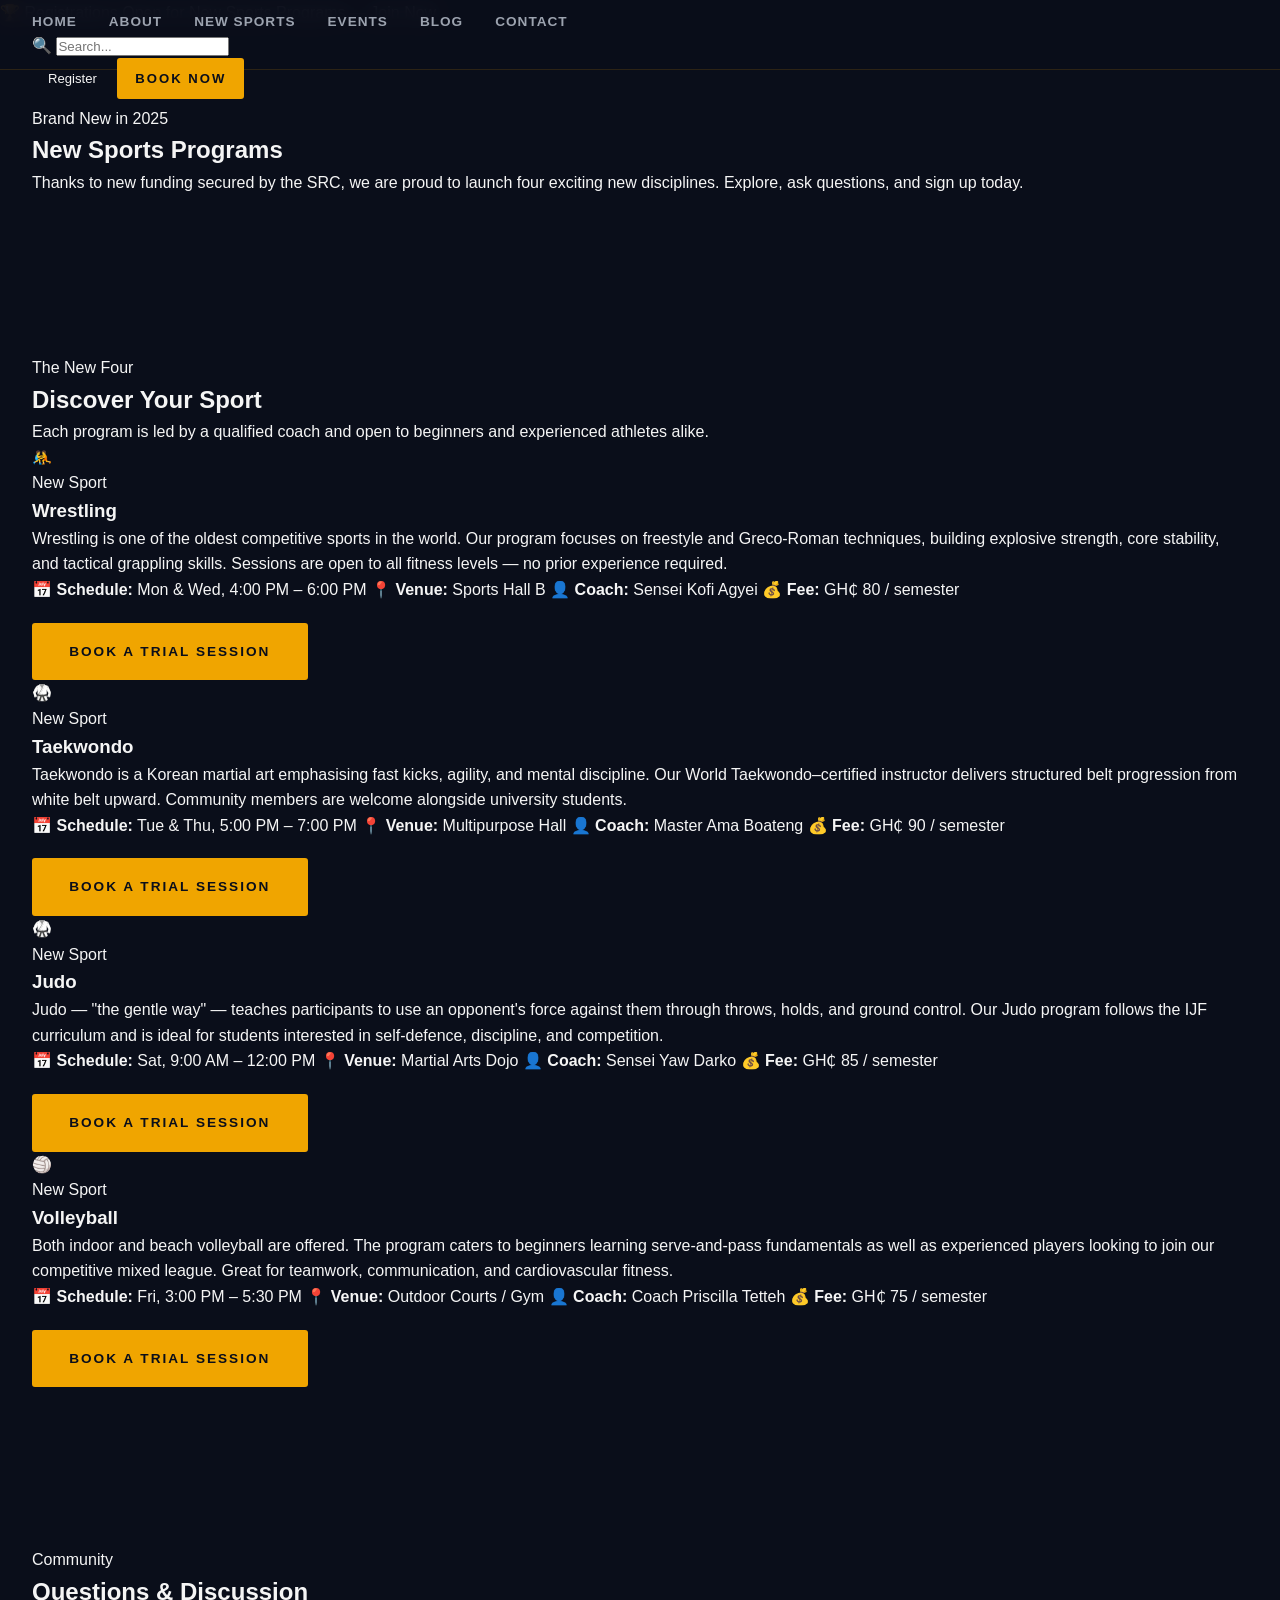
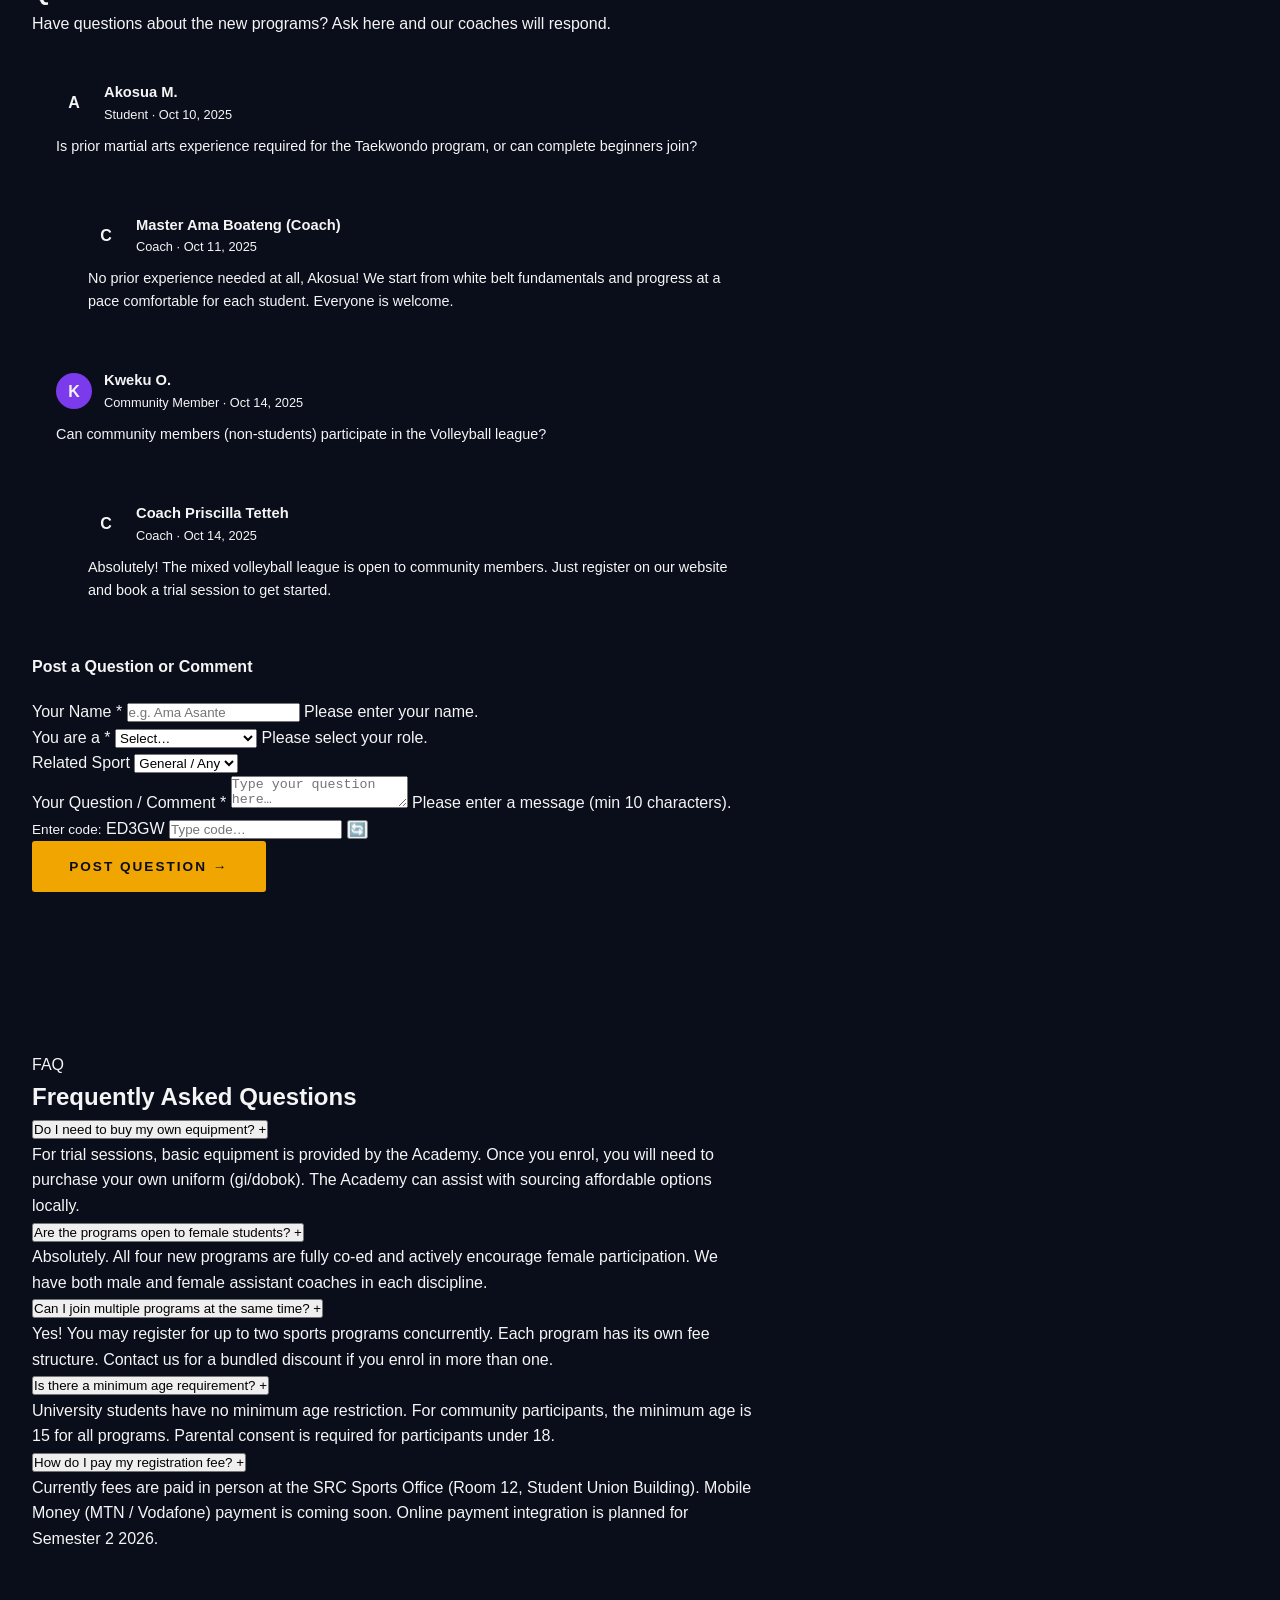
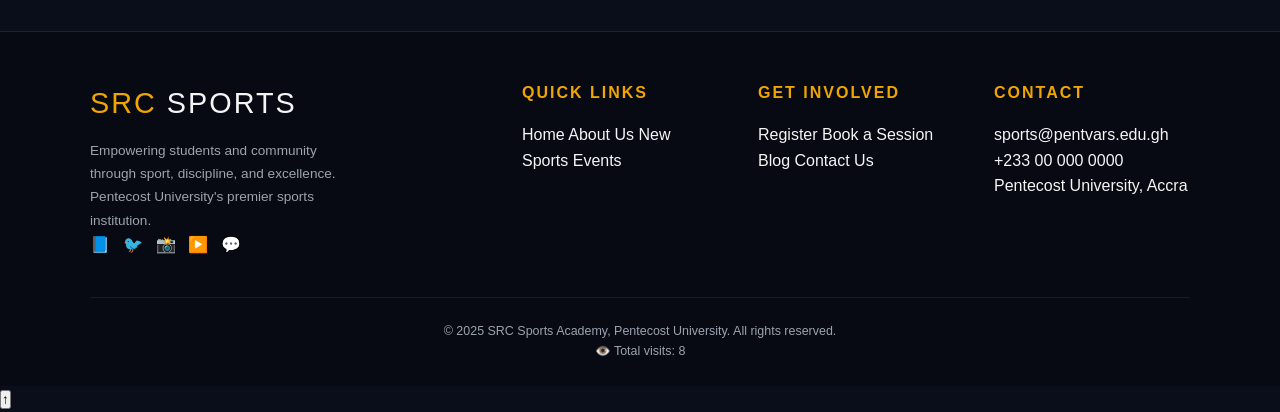
<file: new-activities.html>
<!DOCTYPE html>
<html lang="en">
<head>
  <meta charset="UTF-8"/>
  <meta name="viewport" content="width=device-width, initial-scale=1.0"/>
  <meta name="description" content="Discover the four new sports at SRC Sports Academy — Wrestling, Taekwondo, Judo, and Volleyball. Join trials and community Q&A."/>
  <title>New Activities — SRC Sports Academy</title>
  <link rel="icon" href="data:image/svg+xml,<svg xmlns='http://www.w3.org/2000/svg' viewBox='0 0 100 100'><text y='.9em' font-size='90'>🏆</text></svg>"/>
  <link rel="stylesheet" href="style.css"/>
  <style>
    .forum-post {
      background: var(--clr-card);
      border: 1px solid var(--clr-border);
      border-radius: var(--radius-md);
      padding: 1.25rem 1.5rem;
      margin-bottom: 1rem;
      transition: var(--transition);
    }
    .forum-post:hover { border-color: rgba(240,180,41,0.3); }
    .forum-post-header { display: flex; align-items: center; gap: 0.75rem; margin-bottom: 0.6rem; }
    .forum-avatar {
      width: 36px; height: 36px; border-radius: 50%;
      background: var(--clr-gold);
      display: flex; align-items: center; justify-content: center;
      font-size: 1rem; color: var(--clr-bg); font-weight: 700;
      flex-shrink: 0;
    }
    .forum-post-header .meta { font-size: 0.8rem; color: var(--clr-muted); }
    .forum-post-header .name { font-weight: 600; color: var(--clr-text); font-size: 0.92rem; }
    .forum-post p { font-size: 0.9rem; }
    .forum-reply-form textarea {
      width: 100%; background: var(--clr-surface); border: 1px solid var(--clr-border);
      border-radius: var(--radius-sm); color: var(--clr-text); font-family: var(--ff-body);
      font-size: 0.92rem; padding: 0.75rem 1rem; resize: vertical; min-height: 90px;
      outline: none; transition: var(--transition);
    }
    .forum-reply-form textarea:focus { border-color: var(--clr-gold); box-shadow: 0 0 0 3px rgba(240,180,41,0.12); }
    #forum-thread { margin-top: 1.5rem; }
  </style>
</head>
<body>
  <div id="nav-placeholder"></div>

  <!-- Page Hero -->
  <section class="page-hero" aria-labelledby="new-title">
    <div class="container">
      <span class="badge">Brand New in 2025</span>
      <h1 id="new-title">New <span class="text-gold">Sports Programs</span></h1>
      <p>Thanks to new funding secured by the SRC, we are proud to launch four exciting new disciplines. Explore, ask questions, and sign up today.</p>
    </div>
  </section>

  <!-- NEW SPORTS DETAIL -->
  <section class="section-pad" aria-labelledby="new-sports-list">
    <div class="container">
      <div class="section-heading">
        <span class="badge">The New Four</span>
        <h2 id="new-sports-list">Discover Your Sport</h2>
        <p>Each program is led by a qualified coach and open to beginners and experienced athletes alike.</p>
      </div>

      <!-- Wrestling -->
      <div class="new-sport-full" aria-label="Wrestling program">
        <div class="sport-icon-lg" aria-hidden="true">🤼</div>
        <div>
          <span class="badge" style="margin-bottom:0.75rem;">New Sport</span>
          <h3>Wrestling</h3>
          <p>Wrestling is one of the oldest competitive sports in the world. Our program focuses on freestyle and Greco-Roman techniques, building explosive strength, core stability, and tactical grappling skills. Sessions are open to all fitness levels — no prior experience required.</p>
          <div class="details">
            <span class="detail-pill">📅 <strong>Schedule:</strong> Mon &amp; Wed, 4:00 PM – 6:00 PM</span>
            <span class="detail-pill">📍 <strong>Venue:</strong> Sports Hall B</span>
            <span class="detail-pill">👤 <strong>Coach:</strong> Sensei Kofi Agyei</span>
            <span class="detail-pill">💰 <strong>Fee:</strong> GH₵ 80 / semester</span>
          </div>
          <a href="book.html" class="btn btn-primary" style="margin-top:1.25rem;">Book a Trial Session</a>
        </div>
      </div>

      <!-- Taekwondo -->
      <div class="new-sport-full" aria-label="Taekwondo program">
        <div class="sport-icon-lg" aria-hidden="true">🥋</div>
        <div>
          <span class="badge" style="margin-bottom:0.75rem;">New Sport</span>
          <h3>Taekwondo</h3>
          <p>Taekwondo is a Korean martial art emphasising fast kicks, agility, and mental discipline. Our World Taekwondo–certified instructor delivers structured belt progression from white belt upward. Community members are welcome alongside university students.</p>
          <div class="details">
            <span class="detail-pill">📅 <strong>Schedule:</strong> Tue &amp; Thu, 5:00 PM – 7:00 PM</span>
            <span class="detail-pill">📍 <strong>Venue:</strong> Multipurpose Hall</span>
            <span class="detail-pill">👤 <strong>Coach:</strong> Master Ama Boateng</span>
            <span class="detail-pill">💰 <strong>Fee:</strong> GH₵ 90 / semester</span>
          </div>
          <a href="book.html" class="btn btn-primary" style="margin-top:1.25rem;">Book a Trial Session</a>
        </div>
      </div>

      <!-- Judo -->
      <div class="new-sport-full" aria-label="Judo program">
        <div class="sport-icon-lg" aria-hidden="true">🥋</div>
        <div>
          <span class="badge" style="margin-bottom:0.75rem;">New Sport</span>
          <h3>Judo</h3>
          <p>Judo — "the gentle way" — teaches participants to use an opponent's force against them through throws, holds, and ground control. Our Judo program follows the IJF curriculum and is ideal for students interested in self-defence, discipline, and competition.</p>
          <div class="details">
            <span class="detail-pill">📅 <strong>Schedule:</strong> Sat, 9:00 AM – 12:00 PM</span>
            <span class="detail-pill">📍 <strong>Venue:</strong> Martial Arts Dojo</span>
            <span class="detail-pill">👤 <strong>Coach:</strong> Sensei Yaw Darko</span>
            <span class="detail-pill">💰 <strong>Fee:</strong> GH₵ 85 / semester</span>
          </div>
          <a href="book.html" class="btn btn-primary" style="margin-top:1.25rem;">Book a Trial Session</a>
        </div>
      </div>

      <!-- Volleyball -->
      <div class="new-sport-full" aria-label="Volleyball program">
        <div class="sport-icon-lg" aria-hidden="true">🏐</div>
        <div>
          <span class="badge" style="margin-bottom:0.75rem;">New Sport</span>
          <h3>Volleyball</h3>
          <p>Both indoor and beach volleyball are offered. The program caters to beginners learning serve-and-pass fundamentals as well as experienced players looking to join our competitive mixed league. Great for teamwork, communication, and cardiovascular fitness.</p>
          <div class="details">
            <span class="detail-pill">📅 <strong>Schedule:</strong> Fri, 3:00 PM – 5:30 PM</span>
            <span class="detail-pill">📍 <strong>Venue:</strong> Outdoor Courts / Gym</span>
            <span class="detail-pill">👤 <strong>Coach:</strong> Coach Priscilla Tetteh</span>
            <span class="detail-pill">💰 <strong>Fee:</strong> GH₵ 75 / semester</span>
          </div>
          <a href="book.html" class="btn btn-primary" style="margin-top:1.25rem;">Book a Trial Session</a>
        </div>
      </div>
    </div>
  </section>

  <!-- COMMUNITY Q&A / FORUM -->
  <section class="section-pad" style="background:var(--clr-surface);border-top:1px solid var(--clr-border);" aria-labelledby="forum-heading">
    <div class="container">
      <div class="section-heading">
        <span class="badge">Community</span>
        <h2 id="forum-heading">Questions &amp; Discussion</h2>
        <p>Have questions about the new programs? Ask here and our coaches will respond.</p>
      </div>

      <div style="max-width:720px;">
        <!-- Existing posts -->
        <div id="forum-thread" aria-live="polite" aria-label="Community forum posts">
          <div class="forum-post">
            <div class="forum-post-header">
              <div class="forum-avatar" aria-hidden="true">A</div>
              <div>
                <div class="name">Akosua M.</div>
                <div class="meta">Student · Oct 10, 2025</div>
              </div>
            </div>
            <p>Is prior martial arts experience required for the Taekwondo program, or can complete beginners join?</p>
          </div>
          <div class="forum-post" style="margin-left:2rem;">
            <div class="forum-post-header">
              <div class="forum-avatar" style="background:var(--clr-accent);" aria-hidden="true">C</div>
              <div>
                <div class="name">Master Ama Boateng (Coach)</div>
                <div class="meta">Coach · Oct 11, 2025</div>
              </div>
            </div>
            <p>No prior experience needed at all, Akosua! We start from white belt fundamentals and progress at a pace comfortable for each student. Everyone is welcome.</p>
          </div>

          <div class="forum-post">
            <div class="forum-post-header">
              <div class="forum-avatar" style="background:#7c3aed;" aria-hidden="true">K</div>
              <div>
                <div class="name">Kweku O.</div>
                <div class="meta">Community Member · Oct 14, 2025</div>
              </div>
            </div>
            <p>Can community members (non-students) participate in the Volleyball league?</p>
          </div>
          <div class="forum-post" style="margin-left:2rem;">
            <div class="forum-post-header">
              <div class="forum-avatar" style="background:var(--clr-accent);" aria-hidden="true">C</div>
              <div>
                <div class="name">Coach Priscilla Tetteh</div>
                <div class="meta">Coach · Oct 14, 2025</div>
              </div>
            </div>
            <p>Absolutely! The mixed volleyball league is open to community members. Just register on our website and book a trial session to get started.</p>
          </div>
        </div>

        <!-- Post a question form -->
        <div class="form-wrap" style="margin-top:2rem;">
          <h4 style="margin-bottom:1.25rem;">Post a Question or Comment</h4>
          <form data-validate data-form-type="contact" id="forum-form" aria-label="Post a question to the forum">
            <div class="form-row">
              <div class="form-group">
                <label for="forum-name">Your Name <span class="req" aria-hidden="true">*</span></label>
                <input type="text" id="forum-name" name="name" required minlength="2" placeholder="e.g. Ama Asante" aria-required="true"/>
                <span class="error-msg" role="alert">Please enter your name.</span>
              </div>
              <div class="form-group">
                <label for="forum-role">You are a <span class="req" aria-hidden="true">*</span></label>
                <select id="forum-role" name="role" required aria-required="true">
                  <option value="">Select…</option>
                  <option>Student</option>
                  <option>Community Member</option>
                  <option>Parent</option>
                  <option>Other</option>
                </select>
                <span class="error-msg" role="alert">Please select your role.</span>
              </div>
            </div>
            <div class="form-group">
              <label for="forum-sport">Related Sport</label>
              <select id="forum-sport" name="sport">
                <option value="">General / Any</option>
                <option>Wrestling</option>
                <option>Taekwondo</option>
                <option>Judo</option>
                <option>Volleyball</option>
              </select>
            </div>
            <div class="form-group">
              <label for="forum-msg">Your Question / Comment <span class="req" aria-hidden="true">*</span></label>
              <textarea id="forum-msg" name="message" required minlength="10" placeholder="Type your question here…" aria-required="true"></textarea>
              <span class="error-msg" role="alert">Please enter a message (min 10 characters).</span>
            </div>
            <!-- CAPTCHA -->
            <div class="captcha-box" role="group" aria-label="CAPTCHA verification">
              <label for="forum-captcha" style="white-space:nowrap;font-size:0.85rem;color:var(--clr-text);">Enter code:</label>
              <span class="captcha-challenge" aria-label="CAPTCHA code — enter the characters shown">XXXXX</span>
              <input type="text" id="forum-captcha" name="captcha" maxlength="5" placeholder="Type code…" aria-label="CAPTCHA answer" autocomplete="off"/>
              <button type="button" class="captcha-refresh" aria-label="Refresh CAPTCHA code">🔄</button>
            </div>
            <div class="form-submit">
              <button type="submit" class="btn btn-primary">Post Question →</button>
            </div>
          </form>
        </div>
      </div>
    </div>
  </section>

  <!-- FAQ ACCORDION -->
  <section class="section-pad" aria-labelledby="faq-heading">
    <div class="container">
      <div class="section-heading">
        <span class="badge">FAQ</span>
        <h2 id="faq-heading">Frequently Asked Questions</h2>
      </div>
      <div style="max-width:720px;" role="list">
        <div class="accordion-item" role="listitem">
          <button class="accordion-header" aria-expanded="false">
            Do I need to buy my own equipment?
            <span class="icon" aria-hidden="true">+</span>
          </button>
          <div class="accordion-body">
            <div class="accordion-body-inner">
              <p>For trial sessions, basic equipment is provided by the Academy. Once you enrol, you will need to purchase your own uniform (gi/dobok). The Academy can assist with sourcing affordable options locally.</p>
            </div>
          </div>
        </div>
        <div class="accordion-item" role="listitem">
          <button class="accordion-header" aria-expanded="false">
            Are the programs open to female students?
            <span class="icon" aria-hidden="true">+</span>
          </button>
          <div class="accordion-body">
            <div class="accordion-body-inner">
              <p>Absolutely. All four new programs are fully co-ed and actively encourage female participation. We have both male and female assistant coaches in each discipline.</p>
            </div>
          </div>
        </div>
        <div class="accordion-item" role="listitem">
          <button class="accordion-header" aria-expanded="false">
            Can I join multiple programs at the same time?
            <span class="icon" aria-hidden="true">+</span>
          </button>
          <div class="accordion-body">
            <div class="accordion-body-inner">
              <p>Yes! You may register for up to two sports programs concurrently. Each program has its own fee structure. Contact us for a bundled discount if you enrol in more than one.</p>
            </div>
          </div>
        </div>
        <div class="accordion-item" role="listitem">
          <button class="accordion-header" aria-expanded="false">
            Is there a minimum age requirement?
            <span class="icon" aria-hidden="true">+</span>
          </button>
          <div class="accordion-body">
            <div class="accordion-body-inner">
              <p>University students have no minimum age restriction. For community participants, the minimum age is 15 for all programs. Parental consent is required for participants under 18.</p>
            </div>
          </div>
        </div>
        <div class="accordion-item" role="listitem">
          <button class="accordion-header" aria-expanded="false">
            How do I pay my registration fee?
            <span class="icon" aria-hidden="true">+</span>
          </button>
          <div class="accordion-body">
            <div class="accordion-body-inner">
              <p>Currently fees are paid in person at the SRC Sports Office (Room 12, Student Union Building). Mobile Money (MTN / Vodafone) payment is coming soon. Online payment integration is planned for Semester 2 2026.</p>
            </div>
          </div>
        </div>
      </div>
    </div>
  </section>

  <div id="footer-placeholder"></div>
  <script src="https://code.jquery.com/jquery-3.7.1.min.js" crossorigin="anonymous"></script>
  <script src="js/layout.js"></script>
  <script src="js/main.js"></script>
</body>
</html>
</file>
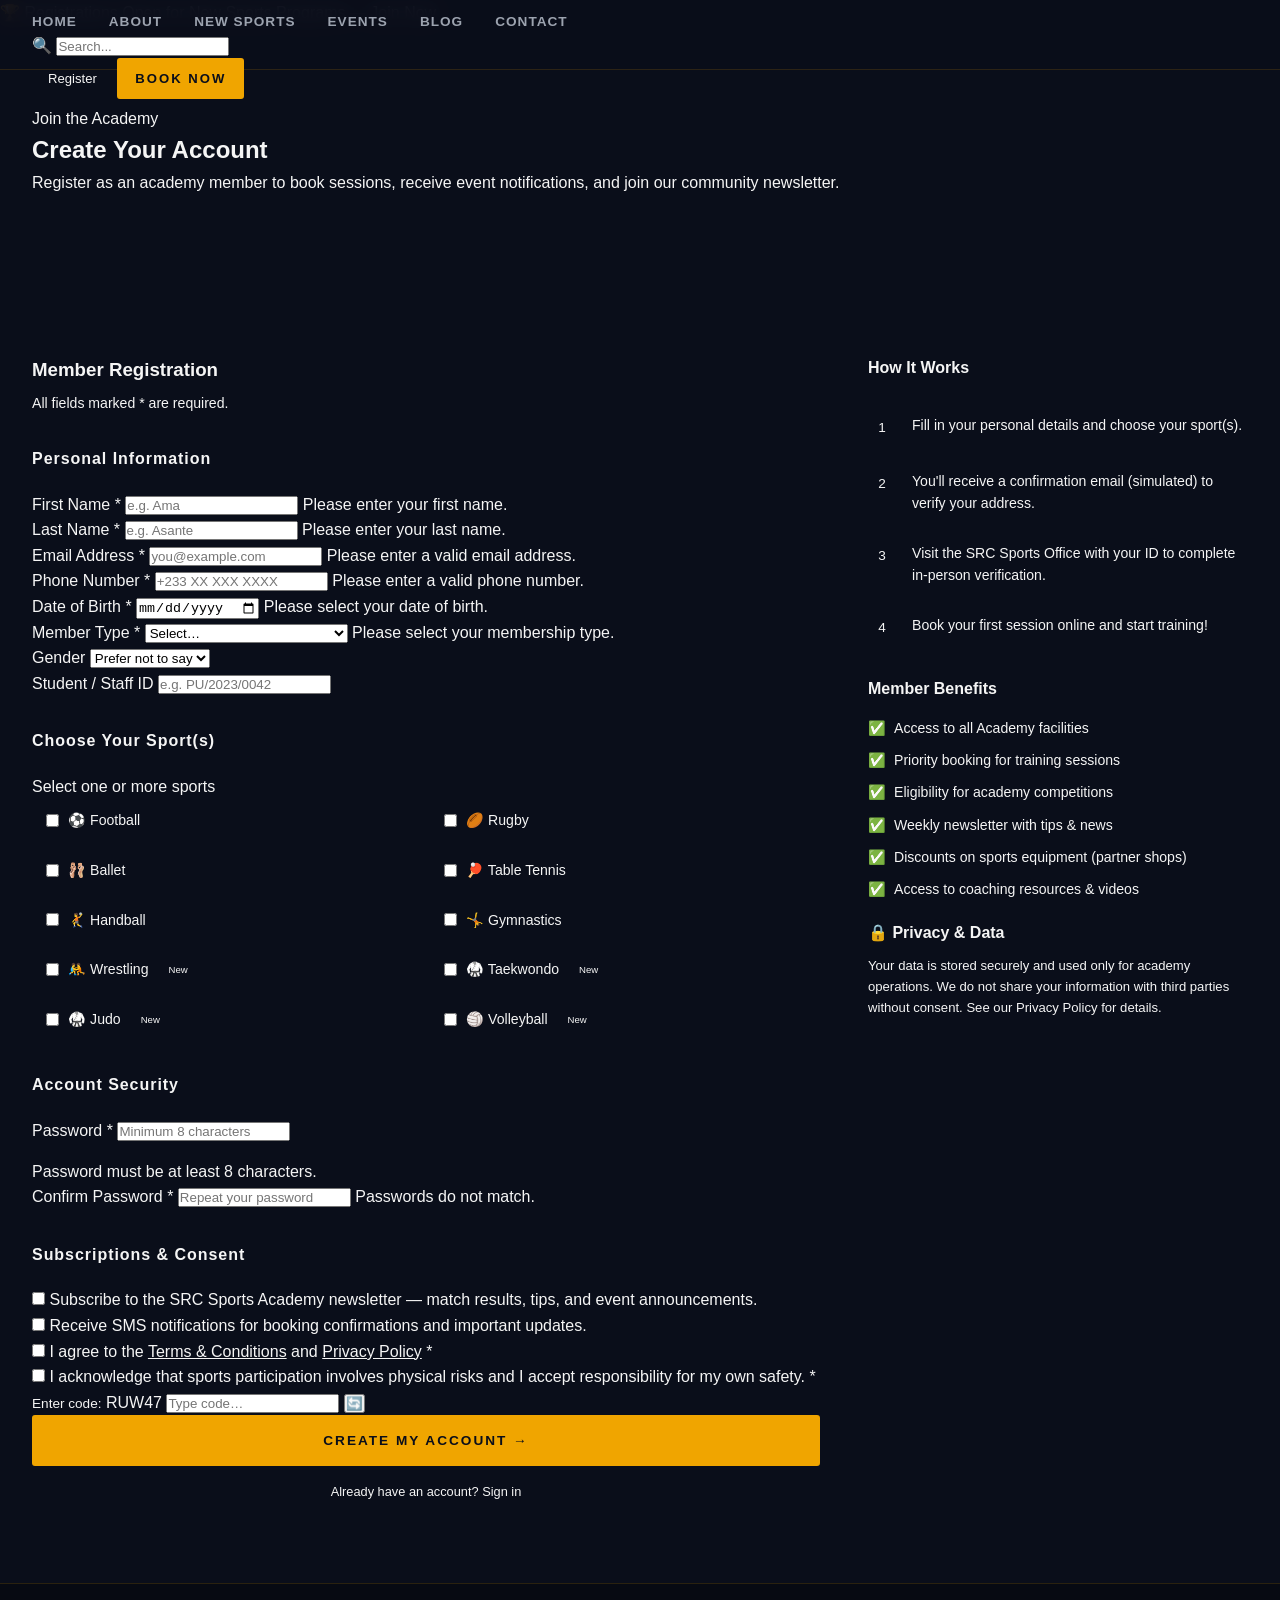
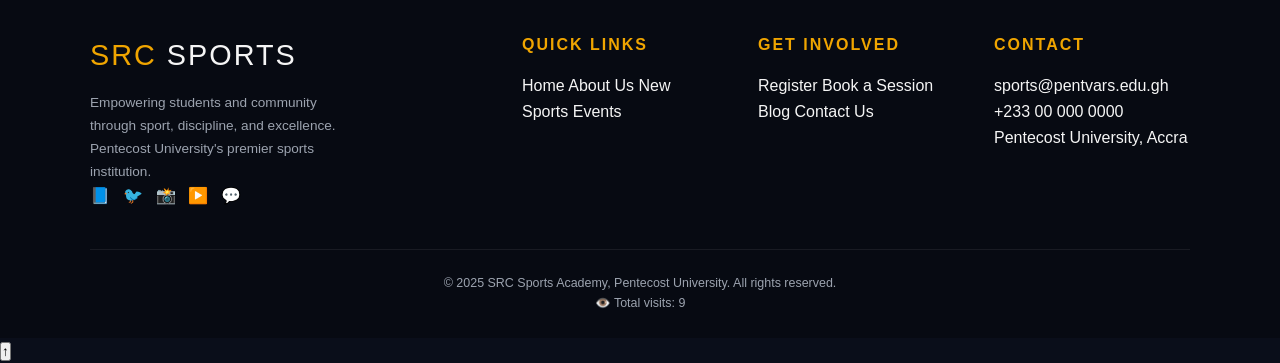
<file: register.html>
<!DOCTYPE html>
<html lang="en">
<head>
  <meta charset="UTF-8"/>
  <meta name="viewport" content="width=device-width, initial-scale=1.0"/>
  <meta name="description" content="Register for SRC Sports Academy membership, select your sports, and subscribe to the newsletter."/>
  <title>Register — SRC Sports Academy</title>
  <link rel="icon" href="data:image/svg+xml,<svg xmlns='http://www.w3.org/2000/svg' viewBox='0 0 100 100'><text y='.9em' font-size='90'>🏆</text></svg>"/>
  <link rel="stylesheet" href="style.css"/>
  <style>
    .register-layout {
      display: grid;
      grid-template-columns: 1fr 380px;
      gap: 3rem;
      align-items: start;
    }
    @media (max-width: 1024px) {
      .register-layout { grid-template-columns: 1fr; }
    }
    .register-sidebar .card { margin-bottom: 1.25rem; }
    .register-sidebar .card .card-body h4 { margin-bottom: 0.5rem; }
    .step-list { counter-reset: steps; }
    .step-item {
      display: flex; align-items: flex-start; gap: 1rem;
      padding: 0.85rem 0; border-bottom: 1px solid var(--clr-border);
    }
    .step-item:last-child { border-bottom: none; }
    .step-num {
      width: 28px; height: 28px; border-radius: 50%;
      background: var(--clr-gold); color: var(--clr-bg);
      font-family: var(--ff-display); font-size: 0.85rem;
      display: flex; align-items: center; justify-content: center;
      flex-shrink: 0;
    }
    .step-text { font-size: 0.88rem; }
    .sports-checkbox-grid {
      display: grid; grid-template-columns: 1fr 1fr; gap: 0.5rem;
    }
    .sport-check-item {
      display: flex; align-items: center; gap: 0.6rem;
      background: var(--clr-surface); border: 1px solid var(--clr-border);
      border-radius: var(--radius-sm); padding: 0.6rem 0.85rem;
      cursor: pointer; transition: var(--transition); font-size: 0.88rem;
    }
    .sport-check-item:has(input:checked) {
      border-color: var(--clr-gold); background: rgba(240,180,41,0.08);
    }
    .sport-check-item input { accent-color: var(--clr-gold); }
    .strength-bar {
      height: 5px; border-radius: 100px;
      background: var(--clr-border); margin-top: 0.4rem; overflow: hidden;
    }
    .strength-fill {
      height: 100%; border-radius: 100px; width: 0;
      transition: width 0.3s ease, background 0.3s ease;
    }
    .strength-label { font-size: 0.75rem; color: var(--clr-muted); margin-top: 0.25rem; }
  </style>
</head>
<body>
  <div id="nav-placeholder"></div>

  <!-- Page Hero -->
  <section class="page-hero" aria-labelledby="register-title">
    <div class="container">
      <span class="badge">Join the Academy</span>
      <h1 id="register-title">Create Your <span class="text-gold">Account</span></h1>
      <p>Register as an academy member to book sessions, receive event notifications, and join our community newsletter.</p>
    </div>
  </section>

  <section class="section-pad">
    <div class="container">
      <div class="register-layout">

        <!-- REGISTRATION FORM -->
        <div>
          <div class="form-wrap">
            <h3 style="margin-bottom:0.4rem;">Member Registration</h3>
            <p style="font-size:0.88rem;margin-bottom:2rem;">All fields marked <span style="color:var(--clr-accent);">*</span> are required.</p>

            <form data-validate data-form-type="register" id="reg-form" novalidate aria-label="Member registration form">

              <!-- Personal Details -->
              <h4 style="font-family:var(--ff-display);letter-spacing:0.06em;margin-bottom:1.25rem;color:var(--clr-gold);">Personal Information</h4>
              <div class="form-row">
                <div class="form-group">
                  <label for="reg-fname">First Name <span class="req" aria-hidden="true">*</span></label>
                  <input type="text" id="reg-fname" name="firstName" required minlength="2" placeholder="e.g. Ama" aria-required="true" autocomplete="given-name"/>
                  <span class="error-msg" role="alert">Please enter your first name.</span>
                </div>
                <div class="form-group">
                  <label for="reg-lname">Last Name <span class="req" aria-hidden="true">*</span></label>
                  <input type="text" id="reg-lname" name="lastName" required minlength="2" placeholder="e.g. Asante" aria-required="true" autocomplete="family-name"/>
                  <span class="error-msg" role="alert">Please enter your last name.</span>
                </div>
              </div>

              <div class="form-group">
                <label for="reg-email">Email Address <span class="req" aria-hidden="true">*</span></label>
                <input type="email" id="reg-email" name="email" required placeholder="you@example.com" aria-required="true" autocomplete="email"/>
                <span class="error-msg" role="alert">Please enter a valid email address.</span>
              </div>

              <div class="form-row">
                <div class="form-group">
                  <label for="reg-phone">Phone Number <span class="req" aria-hidden="true">*</span></label>
                  <input type="tel" id="reg-phone" name="phone" required placeholder="+233 XX XXX XXXX" aria-required="true" autocomplete="tel"/>
                  <span class="error-msg" role="alert">Please enter a valid phone number.</span>
                </div>
                <div class="form-group">
                  <label for="reg-dob">Date of Birth <span class="req" aria-hidden="true">*</span></label>
                  <input type="date" id="reg-dob" name="dob" required aria-required="true"/>
                  <span class="error-msg" role="alert">Please select your date of birth.</span>
                </div>
              </div>

              <div class="form-row">
                <div class="form-group">
                  <label for="reg-type">Member Type <span class="req" aria-hidden="true">*</span></label>
                  <select id="reg-type" name="memberType" required aria-required="true">
                    <option value="">Select…</option>
                    <option>Student (Pentecost University)</option>
                    <option>Staff (Pentecost University)</option>
                    <option>Community Member</option>
                    <option>Alumni</option>
                  </select>
                  <span class="error-msg" role="alert">Please select your membership type.</span>
                </div>
                <div class="form-group">
                  <label for="reg-gender">Gender</label>
                  <select id="reg-gender" name="gender">
                    <option value="">Prefer not to say</option>
                    <option>Male</option>
                    <option>Female</option>
                    <option>Other</option>
                  </select>
                </div>
              </div>

              <div class="form-group" id="student-id-group">
                <label for="reg-student-id">Student / Staff ID</label>
                <input type="text" id="reg-student-id" name="studentId" placeholder="e.g. PU/2023/0042" autocomplete="off"/>
              </div>

              <!-- Sports Selection -->
              <h4 style="font-family:var(--ff-display);letter-spacing:0.06em;margin-top:2rem;margin-bottom:1.25rem;color:var(--clr-gold);">Choose Your Sport(s)</h4>
              <fieldset style="border:none;padding:0;" aria-label="Sport selection">
                <legend class="hidden">Select one or more sports</legend>
                <div class="sports-checkbox-grid">
                  <label class="sport-check-item"><input type="checkbox" name="sports" value="football" aria-label="Football"/> ⚽ Football</label>
                  <label class="sport-check-item"><input type="checkbox" name="sports" value="rugby" aria-label="Rugby"/> 🏉 Rugby</label>
                  <label class="sport-check-item"><input type="checkbox" name="sports" value="ballet" aria-label="Ballet"/> 🩰 Ballet</label>
                  <label class="sport-check-item"><input type="checkbox" name="sports" value="table-tennis" aria-label="Table Tennis"/> 🏓 Table Tennis</label>
                  <label class="sport-check-item"><input type="checkbox" name="sports" value="handball" aria-label="Handball"/> 🤾 Handball</label>
                  <label class="sport-check-item"><input type="checkbox" name="sports" value="gymnastics" aria-label="Gymnastics"/> 🤸 Gymnastics</label>
                  <label class="sport-check-item"><input type="checkbox" name="sports" value="wrestling" aria-label="Wrestling — New"/>🤼 Wrestling <span class="badge" style="font-size:0.6rem;padding:0.1rem 0.4rem;margin-left:4px;">New</span></label>
                  <label class="sport-check-item"><input type="checkbox" name="sports" value="taekwondo" aria-label="Taekwondo — New"/> 🥋 Taekwondo <span class="badge" style="font-size:0.6rem;padding:0.1rem 0.4rem;margin-left:4px;">New</span></label>
                  <label class="sport-check-item"><input type="checkbox" name="sports" value="judo" aria-label="Judo — New"/> 🥋 Judo <span class="badge" style="font-size:0.6rem;padding:0.1rem 0.4rem;margin-left:4px;">New</span></label>
                  <label class="sport-check-item"><input type="checkbox" name="sports" value="volleyball" aria-label="Volleyball — New"/> 🏐 Volleyball <span class="badge" style="font-size:0.6rem;padding:0.1rem 0.4rem;margin-left:4px;">New</span></label>
                </div>
              </fieldset>

              <!-- Password -->
              <h4 style="font-family:var(--ff-display);letter-spacing:0.06em;margin-top:2rem;margin-bottom:1.25rem;color:var(--clr-gold);">Account Security</h4>
              <div class="form-row">
                <div class="form-group">
                  <label for="reg-password">Password <span class="req" aria-hidden="true">*</span></label>
                  <input type="password" id="reg-password" name="password" required minlength="8" placeholder="Minimum 8 characters" aria-required="true" autocomplete="new-password"/>
                  <div class="strength-bar" aria-hidden="true"><div class="strength-fill" id="strength-fill"></div></div>
                  <div class="strength-label" id="strength-label" aria-live="polite"></div>
                  <span class="error-msg" role="alert">Password must be at least 8 characters.</span>
                </div>
                <div class="form-group">
                  <label for="reg-confirm">Confirm Password <span class="req" aria-hidden="true">*</span></label>
                  <input type="password" id="reg-confirm" name="confirm" required placeholder="Repeat your password" aria-required="true" autocomplete="new-password"/>
                  <span class="error-msg" role="alert">Passwords do not match.</span>
                </div>
              </div>

              <!-- Newsletter & consent -->
              <h4 style="font-family:var(--ff-display);letter-spacing:0.06em;margin-top:2rem;margin-bottom:1.25rem;color:var(--clr-gold);">Subscriptions &amp; Consent</h4>
              <div class="form-group">
                <label class="checkbox-wrap">
                  <input type="checkbox" name="newsletter" id="reg-newsletter" aria-label="Subscribe to newsletter"/>
                  <span>Subscribe to the SRC Sports Academy newsletter — match results, tips, and event announcements.</span>
                </label>
              </div>
              <div class="form-group">
                <label class="checkbox-wrap">
                  <input type="checkbox" name="sms" id="reg-sms" aria-label="Subscribe to SMS alerts"/>
                  <span>Receive SMS notifications for booking confirmations and important updates.</span>
                </label>
              </div>
              <div class="form-group">
                <label class="checkbox-wrap">
                  <input type="checkbox" name="terms" id="reg-terms" required aria-required="true" aria-label="Accept terms and conditions (required)"/>
                  <span>I agree to the <a href="#" style="color:var(--clr-gold);text-decoration:underline;">Terms &amp; Conditions</a> and <a href="#" style="color:var(--clr-gold);text-decoration:underline;">Privacy Policy</a> <span class="req" aria-hidden="true">*</span></span>
                </label>
              </div>
              <div class="form-group">
                <label class="checkbox-wrap">
                  <input type="checkbox" name="consent" id="reg-consent" required aria-required="true" aria-label="Consent to participation risks (required)"/>
                  <span>I acknowledge that sports participation involves physical risks and I accept responsibility for my own safety. <span class="req" aria-hidden="true">*</span></span>
                </label>
              </div>

              <!-- CAPTCHA -->
              <div class="captcha-box" role="group" aria-label="CAPTCHA security verification">
                <label for="reg-captcha" style="font-size:0.85rem;color:var(--clr-text);white-space:nowrap;">Enter code:</label>
                <span class="captcha-challenge" aria-label="CAPTCHA code — type these characters">XXXXX</span>
                <input type="text" id="reg-captcha" name="captcha" maxlength="5" placeholder="Type code…" aria-label="CAPTCHA answer" autocomplete="off"/>
                <button type="button" class="captcha-refresh" aria-label="Refresh CAPTCHA">🔄</button>
              </div>

              <div class="form-submit">
                <button type="submit" class="btn btn-primary" style="width:100%;justify-content:center;padding:1rem;">
                  Create My Account →
                </button>
              </div>
              <p style="font-size:0.8rem;text-align:center;margin-top:1rem;">Already have an account? <a href="#" style="color:var(--clr-gold);">Sign in</a></p>
            </form>
          </div>
        </div>

        <!-- SIDEBAR -->
        <aside aria-label="Registration information sidebar">
          <!-- Steps -->
          <div class="card" style="margin-bottom:1.25rem;">
            <div class="card-body">
              <h4 style="margin-bottom:1.25rem;">How It Works</h4>
              <div class="step-list">
                <div class="step-item">
                  <div class="step-num" aria-hidden="true">1</div>
                  <div class="step-text">Fill in your personal details and choose your sport(s).</div>
                </div>
                <div class="step-item">
                  <div class="step-num" aria-hidden="true">2</div>
                  <div class="step-text">You'll receive a confirmation email (simulated) to verify your address.</div>
                </div>
                <div class="step-item">
                  <div class="step-num" aria-hidden="true">3</div>
                  <div class="step-text">Visit the SRC Sports Office with your ID to complete in-person verification.</div>
                </div>
                <div class="step-item">
                  <div class="step-num" aria-hidden="true">4</div>
                  <div class="step-text">Book your first session online and start training!</div>
                </div>
              </div>
            </div>
          </div>

          <!-- Membership benefits -->
          <div class="card" style="margin-bottom:1.25rem;">
            <div class="card-body">
              <h4 style="margin-bottom:1rem;">Member Benefits</h4>
              <ul style="display:flex;flex-direction:column;gap:0.6rem;">
                <li style="font-size:0.88rem;display:flex;gap:0.5rem;align-items:flex-start;"><span>✅</span> Access to all Academy facilities</li>
                <li style="font-size:0.88rem;display:flex;gap:0.5rem;align-items:flex-start;"><span>✅</span> Priority booking for training sessions</li>
                <li style="font-size:0.88rem;display:flex;gap:0.5rem;align-items:flex-start;"><span>✅</span> Eligibility for academy competitions</li>
                <li style="font-size:0.88rem;display:flex;gap:0.5rem;align-items:flex-start;"><span>✅</span> Weekly newsletter with tips &amp; news</li>
                <li style="font-size:0.88rem;display:flex;gap:0.5rem;align-items:flex-start;"><span>✅</span> Discounts on sports equipment (partner shops)</li>
                <li style="font-size:0.88rem;display:flex;gap:0.5rem;align-items:flex-start;"><span>✅</span> Access to coaching resources &amp; videos</li>
              </ul>
            </div>
          </div>

          <!-- Privacy note -->
          <div class="card">
            <div class="card-body">
              <h4 style="margin-bottom:0.6rem;">🔒 Privacy &amp; Data</h4>
              <p style="font-size:0.82rem;">Your data is stored securely and used only for academy operations. We do not share your information with third parties without consent. See our <a href="#" style="color:var(--clr-gold);">Privacy Policy</a> for details.</p>
            </div>
          </div>
        </aside>
      </div>
    </div>
  </section>

  <div id="footer-placeholder"></div>
  <script src="https://code.jquery.com/jquery-3.7.1.min.js" crossorigin="anonymous"></script>
  <script src="js/layout.js"></script>
  <script src="js/main.js"></script>
  <script>
    /* Password strength meter */
    document.addEventListener("DOMContentLoaded", function () {
      const pwInput  = document.getElementById("reg-password");
      const fill     = document.getElementById("strength-fill");
      const label    = document.getElementById("strength-label");
      const confirm  = document.getElementById("reg-confirm");

      if (pwInput) {
        pwInput.addEventListener("input", function () {
          const v = pwInput.value;
          let score = 0;
          if (v.length >= 8)  score++;
          if (v.length >= 12) score++;
          if (/[A-Z]/.test(v))  score++;
          if (/[0-9]/.test(v))  score++;
          if (/[^A-Za-z0-9]/.test(v)) score++;
          const pct    = (score / 5) * 100;
          const colors = ["#ef4444","#f97316","#eab308","#22c55e","#16a34a"];
          const labels = ["Very weak","Weak","Fair","Strong","Very strong"];
          fill.style.width  = pct + "%";
          fill.style.background = colors[Math.max(score-1,0)];
          label.textContent = v.length ? labels[Math.max(score-1,0)] : "";
        });
      }

      if (confirm) {
        confirm.addEventListener("blur", function () {
          if (pwInput && confirm.value !== pwInput.value) {
            confirm.classList.add("error");
          } else {
            confirm.classList.remove("error");
          }
        });
      }
    });
  </script>
</body>
</html>
</file>
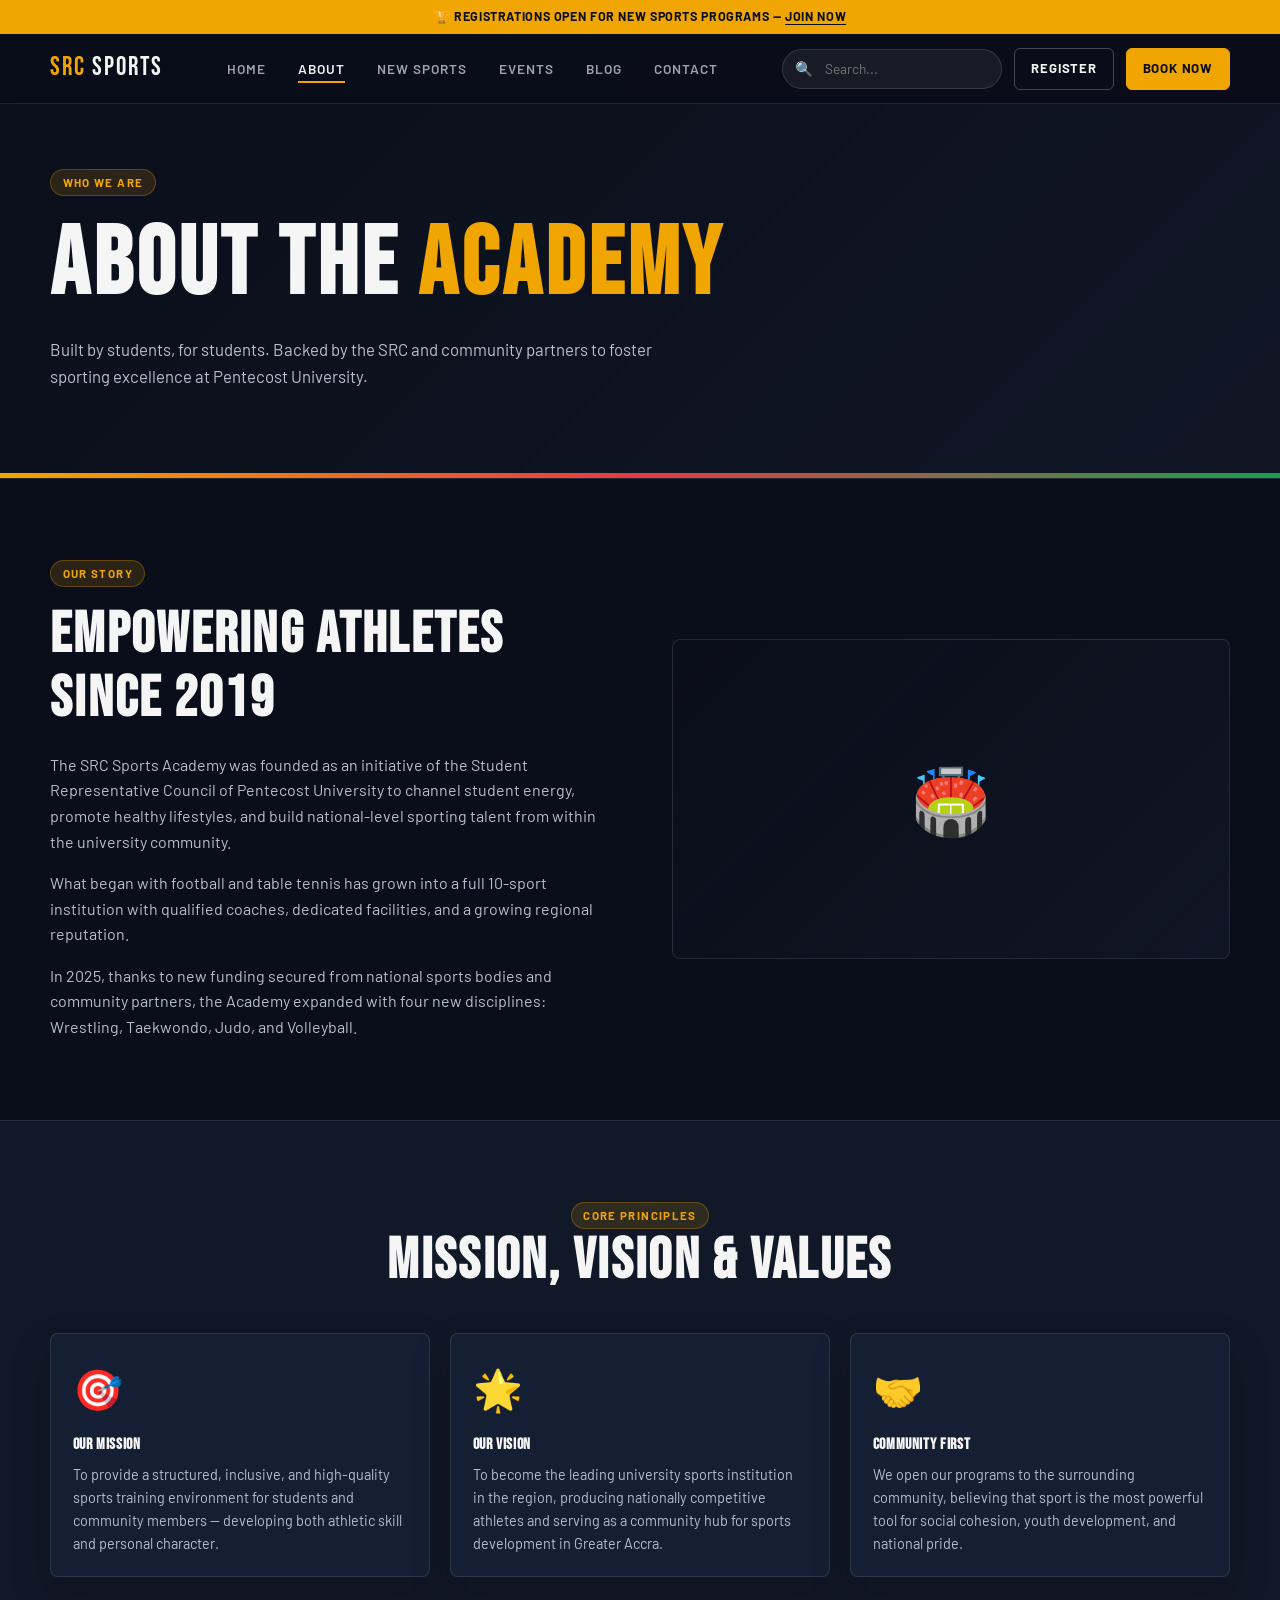
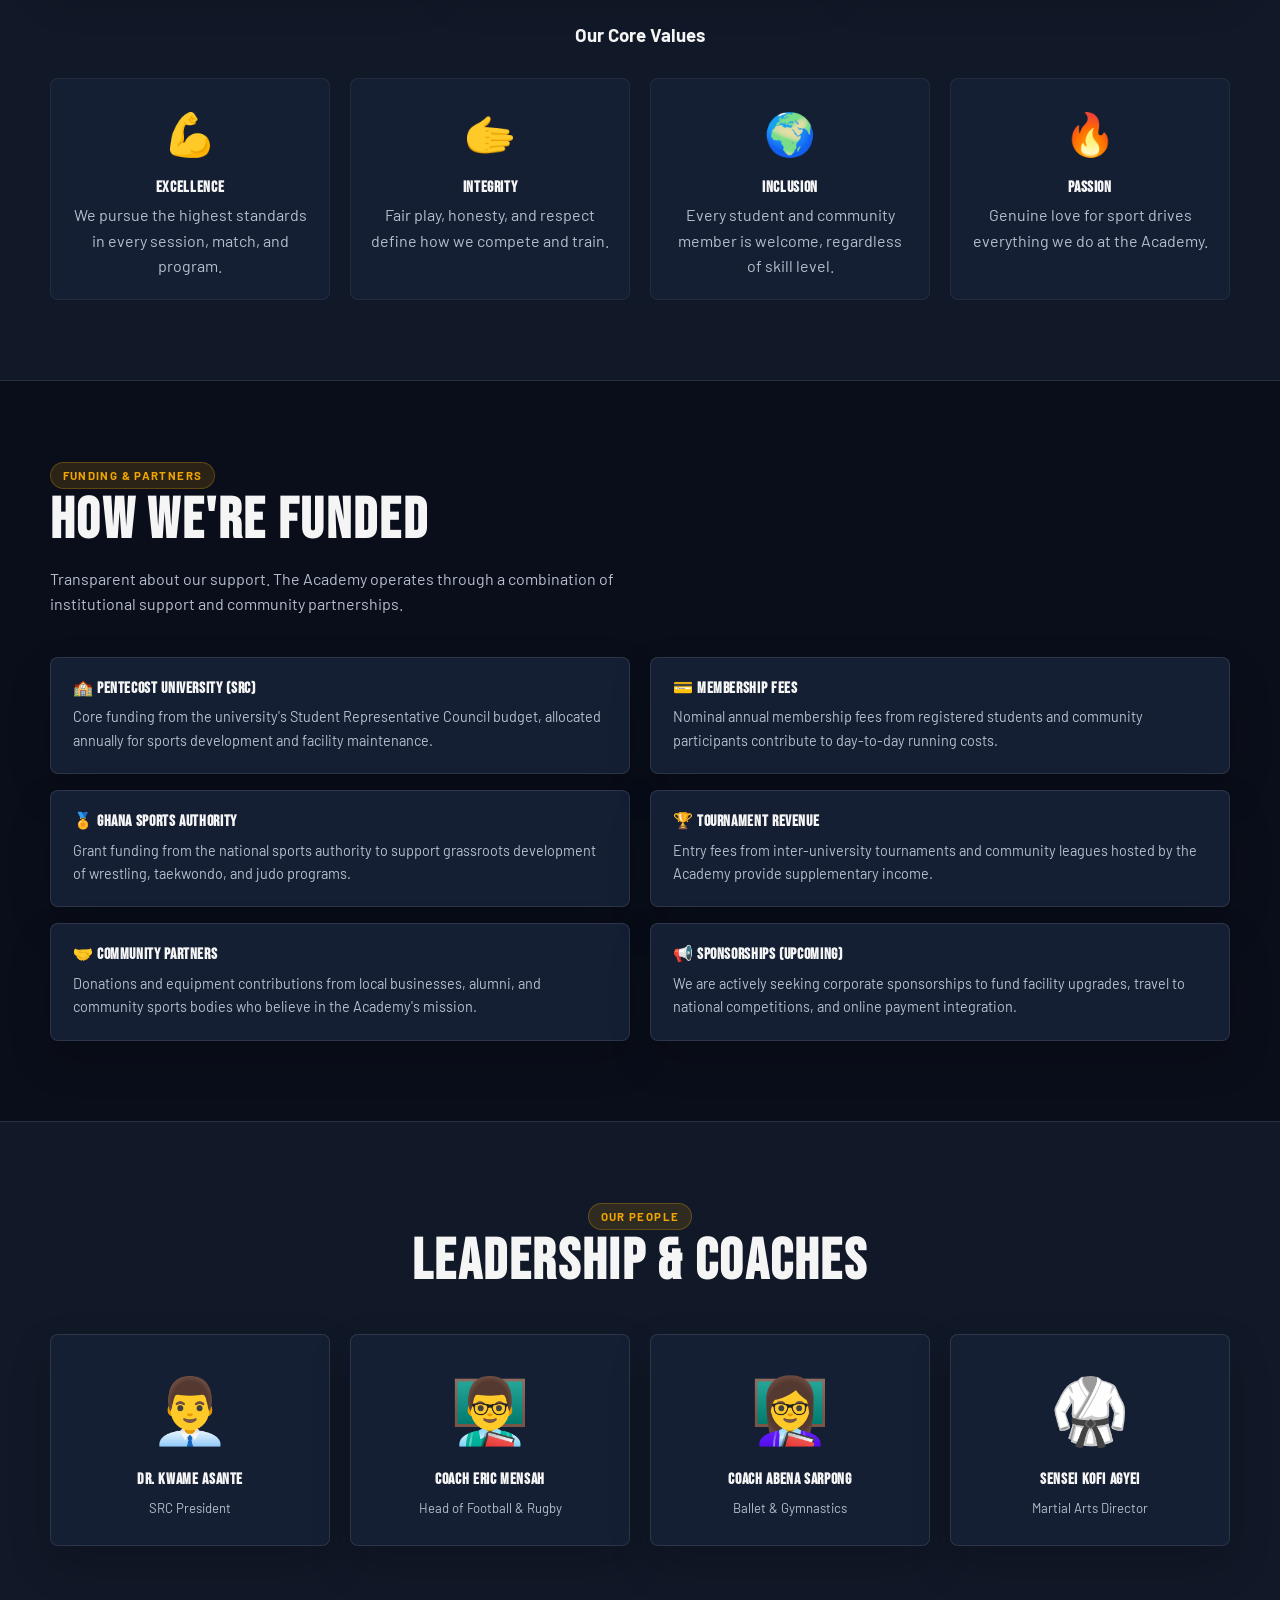
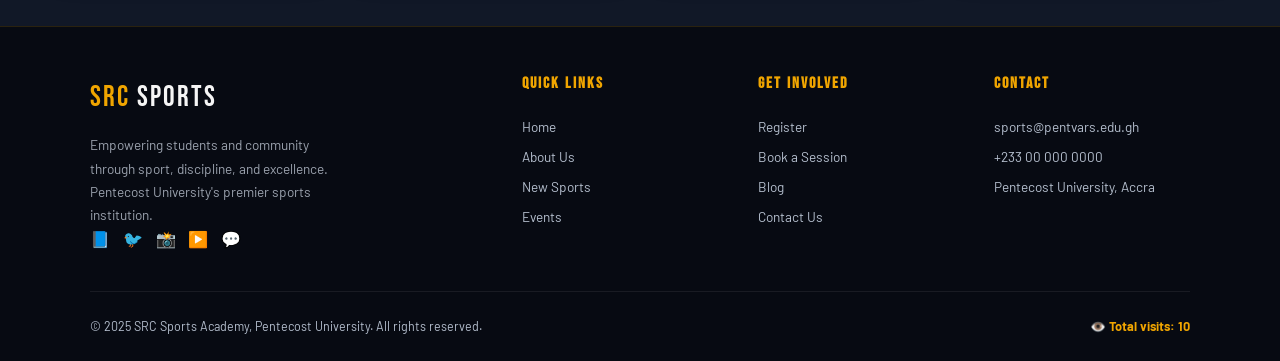
<file: pages/about.html>
<!DOCTYPE html>
<html lang="en">
<head>
  <meta charset="UTF-8"/>
  <meta name="viewport" content="width=device-width, initial-scale=1.0"/>
  <meta name="description" content="About SRC Sports Academy — Our mission, vision, values, funding sources and the story behind Pentecost University's premier sports platform."/>
  <title>About Us — SRC Sports Academy</title>
  <link rel="icon" href="data:image/svg+xml,<svg xmlns='http://www.w3.org/2000/svg' viewBox='0 0 100 100'><text y='.9em' font-size='90'>🏆</text></svg>"/>
  <link rel="stylesheet" href="../css/style.css"/>
</head>
<body>
  <div id="nav-placeholder"></div>

  <!-- Page Hero -->
  <section class="page-hero" aria-labelledby="about-title">
    <div class="container">
      <span class="badge">Who We Are</span>
      <h1 id="about-title">About the <span class="text-gold">Academy</span></h1>
      <p>Built by students, for students. Backed by the SRC and community partners to foster sporting excellence at Pentecost University.</p>
    </div>
  </section>

  <!-- MISSION / VISION -->
  <section class="section-pad">
    <div class="container">
      <div class="grid-2" style="align-items:center;gap:4rem;">
        <div>
          <span class="badge" style="margin-bottom:1rem;">Our Story</span>
          <h2 style="margin-bottom:1.25rem;">Empowering Athletes Since 2019</h2>
          <p style="margin-bottom:1rem;">The SRC Sports Academy was founded as an initiative of the Student Representative Council of Pentecost University to channel student energy, promote healthy lifestyles, and build national-level sporting talent from within the university community.</p>
          <p style="margin-bottom:1rem;">What began with football and table tennis has grown into a full 10-sport institution with qualified coaches, dedicated facilities, and a growing regional reputation.</p>
          <p>In 2025, thanks to new funding secured from national sports bodies and community partners, the Academy expanded with four new disciplines: Wrestling, Taekwondo, Judo, and Volleyball.</p>
        </div>
        <div class="about-hero-img" aria-label="Academy illustration" role="img">🏟️</div>
      </div>
    </div>
  </section>

  <!-- MISSION / VISION / VALUES -->
  <section class="section-pad" style="background:var(--clr-surface);border-top:1px solid var(--clr-border);border-bottom:1px solid var(--clr-border);" aria-labelledby="mvv-heading">
    <div class="container">
      <div class="section-heading text-center">
        <span class="badge">Core Principles</span>
        <h2 id="mvv-heading">Mission, Vision & Values</h2>
      </div>
      <div class="grid-3" style="margin-bottom:3rem;">
        <div class="value-card">
          <div style="font-size:2.5rem;margin-bottom:1rem;">🎯</div>
          <h4>Our Mission</h4>
          <p style="font-size:0.9rem;">To provide a structured, inclusive, and high-quality sports training environment for students and community members — developing both athletic skill and personal character.</p>
        </div>
        <div class="value-card">
          <div style="font-size:2.5rem;margin-bottom:1rem;">🌟</div>
          <h4>Our Vision</h4>
          <p style="font-size:0.9rem;">To become the leading university sports institution in the region, producing nationally competitive athletes and serving as a community hub for sports development in Greater Accra.</p>
        </div>
        <div class="value-card">
          <div style="font-size:2.5rem;margin-bottom:1rem;">🤝</div>
          <h4>Community First</h4>
          <p style="font-size:0.9rem;">We open our programs to the surrounding community, believing that sport is the most powerful tool for social cohesion, youth development, and national pride.</p>
        </div>
      </div>

      <!-- Values grid -->
      <h3 style="text-align:center;margin-bottom:2rem;">Our Core Values</h3>
      <div class="grid-4">
        <div class="sport-card">
          <div class="sport-icon">💪</div>
          <h4>Excellence</h4>
          <p>We pursue the highest standards in every session, match, and program.</p>
        </div>
        <div class="sport-card">
          <div class="sport-icon">🫱</div>
          <h4>Integrity</h4>
          <p>Fair play, honesty, and respect define how we compete and train.</p>
        </div>
        <div class="sport-card">
          <div class="sport-icon">🌍</div>
          <h4>Inclusion</h4>
          <p>Every student and community member is welcome, regardless of skill level.</p>
        </div>
        <div class="sport-card">
          <div class="sport-icon">🔥</div>
          <h4>Passion</h4>
          <p>Genuine love for sport drives everything we do at the Academy.</p>
        </div>
      </div>
    </div>
  </section>

  <!-- FUNDING -->
  <section class="section-pad" aria-labelledby="funding-heading">
    <div class="container">
      <div class="section-heading">
        <span class="badge">Funding & Partners</span>
        <h2 id="funding-heading">How We're Funded</h2>
        <p>Transparent about our support. The Academy operates through a combination of institutional support and community partnerships.</p>
      </div>
      <div class="grid-2">
        <div>
          <div class="card" style="margin-bottom:1rem;">
            <div class="card-body">
              <h4 style="margin-bottom:0.5rem;">🏫 Pentecost University (SRC)</h4>
              <p style="font-size:0.9rem;">Core funding from the university's Student Representative Council budget, allocated annually for sports development and facility maintenance.</p>
            </div>
          </div>
          <div class="card" style="margin-bottom:1rem;">
            <div class="card-body">
              <h4 style="margin-bottom:0.5rem;">🏅 Ghana Sports Authority</h4>
              <p style="font-size:0.9rem;">Grant funding from the national sports authority to support grassroots development of wrestling, taekwondo, and judo programs.</p>
            </div>
          </div>
          <div class="card">
            <div class="card-body">
              <h4 style="margin-bottom:0.5rem;">🤝 Community Partners</h4>
              <p style="font-size:0.9rem;">Donations and equipment contributions from local businesses, alumni, and community sports bodies who believe in the Academy's mission.</p>
            </div>
          </div>
        </div>
        <div>
          <div class="card" style="margin-bottom:1rem;">
            <div class="card-body">
              <h4 style="margin-bottom:0.5rem;">💳 Membership Fees</h4>
              <p style="font-size:0.9rem;">Nominal annual membership fees from registered students and community participants contribute to day-to-day running costs.</p>
            </div>
          </div>
          <div class="card" style="margin-bottom:1rem;">
            <div class="card-body">
              <h4 style="margin-bottom:0.5rem;">🏆 Tournament Revenue</h4>
              <p style="font-size:0.9rem;">Entry fees from inter-university tournaments and community leagues hosted by the Academy provide supplementary income.</p>
            </div>
          </div>
          <div class="card">
            <div class="card-body">
              <h4 style="margin-bottom:0.5rem;">📢 Sponsorships (Upcoming)</h4>
              <p style="font-size:0.9rem;">We are actively seeking corporate sponsorships to fund facility upgrades, travel to national competitions, and online payment integration.</p>
            </div>
          </div>
        </div>
      </div>
    </div>
  </section>

  <!-- TEAM -->
  <section class="section-pad" style="background:var(--clr-surface);border-top:1px solid var(--clr-border);" aria-labelledby="team-heading">
    <div class="container">
      <div class="section-heading text-center">
        <span class="badge">Our People</span>
        <h2 id="team-heading">Leadership & Coaches</h2>
      </div>
      <div class="grid-4">
        <div class="card text-center">
          <div class="card-body">
            <div style="font-size:4rem;margin-bottom:0.75rem;">👨‍💼</div>
            <h4>Dr. Kwame Asante</h4>
            <p style="font-size:0.82rem;margin-bottom:0.25rem;">SRC President</p>
          </div>
        </div>
        <div class="card text-center">
          <div class="card-body">
            <div style="font-size:4rem;margin-bottom:0.75rem;">👨‍🏫</div>
            <h4>Coach Eric Mensah</h4>
            <p style="font-size:0.82rem;margin-bottom:0.25rem;">Head of Football & Rugby</p>
          </div>
        </div>
        <div class="card text-center">
          <div class="card-body">
            <div style="font-size:4rem;margin-bottom:0.75rem;">👩‍🏫</div>
            <h4>Coach Abena Sarpong</h4>
            <p style="font-size:0.82rem;margin-bottom:0.25rem;">Ballet & Gymnastics</p>
          </div>
        </div>
        <div class="card text-center">
          <div class="card-body">
            <div style="font-size:4rem;margin-bottom:0.75rem;">🥋</div>
            <h4>Sensei Kofi Agyei</h4>
            <p style="font-size:0.82rem;margin-bottom:0.25rem;">Martial Arts Director</p>
          </div>
        </div>
      </div>
    </div>
  </section>

  <div id="footer-placeholder"></div>
  <script src="https://code.jquery.com/jquery-3.7.1.min.js" crossorigin="anonymous"></script>
  <script src="../js/layout.js"></script>
  <script src="../js/main.js"></script>
</body>
</html>
</file>
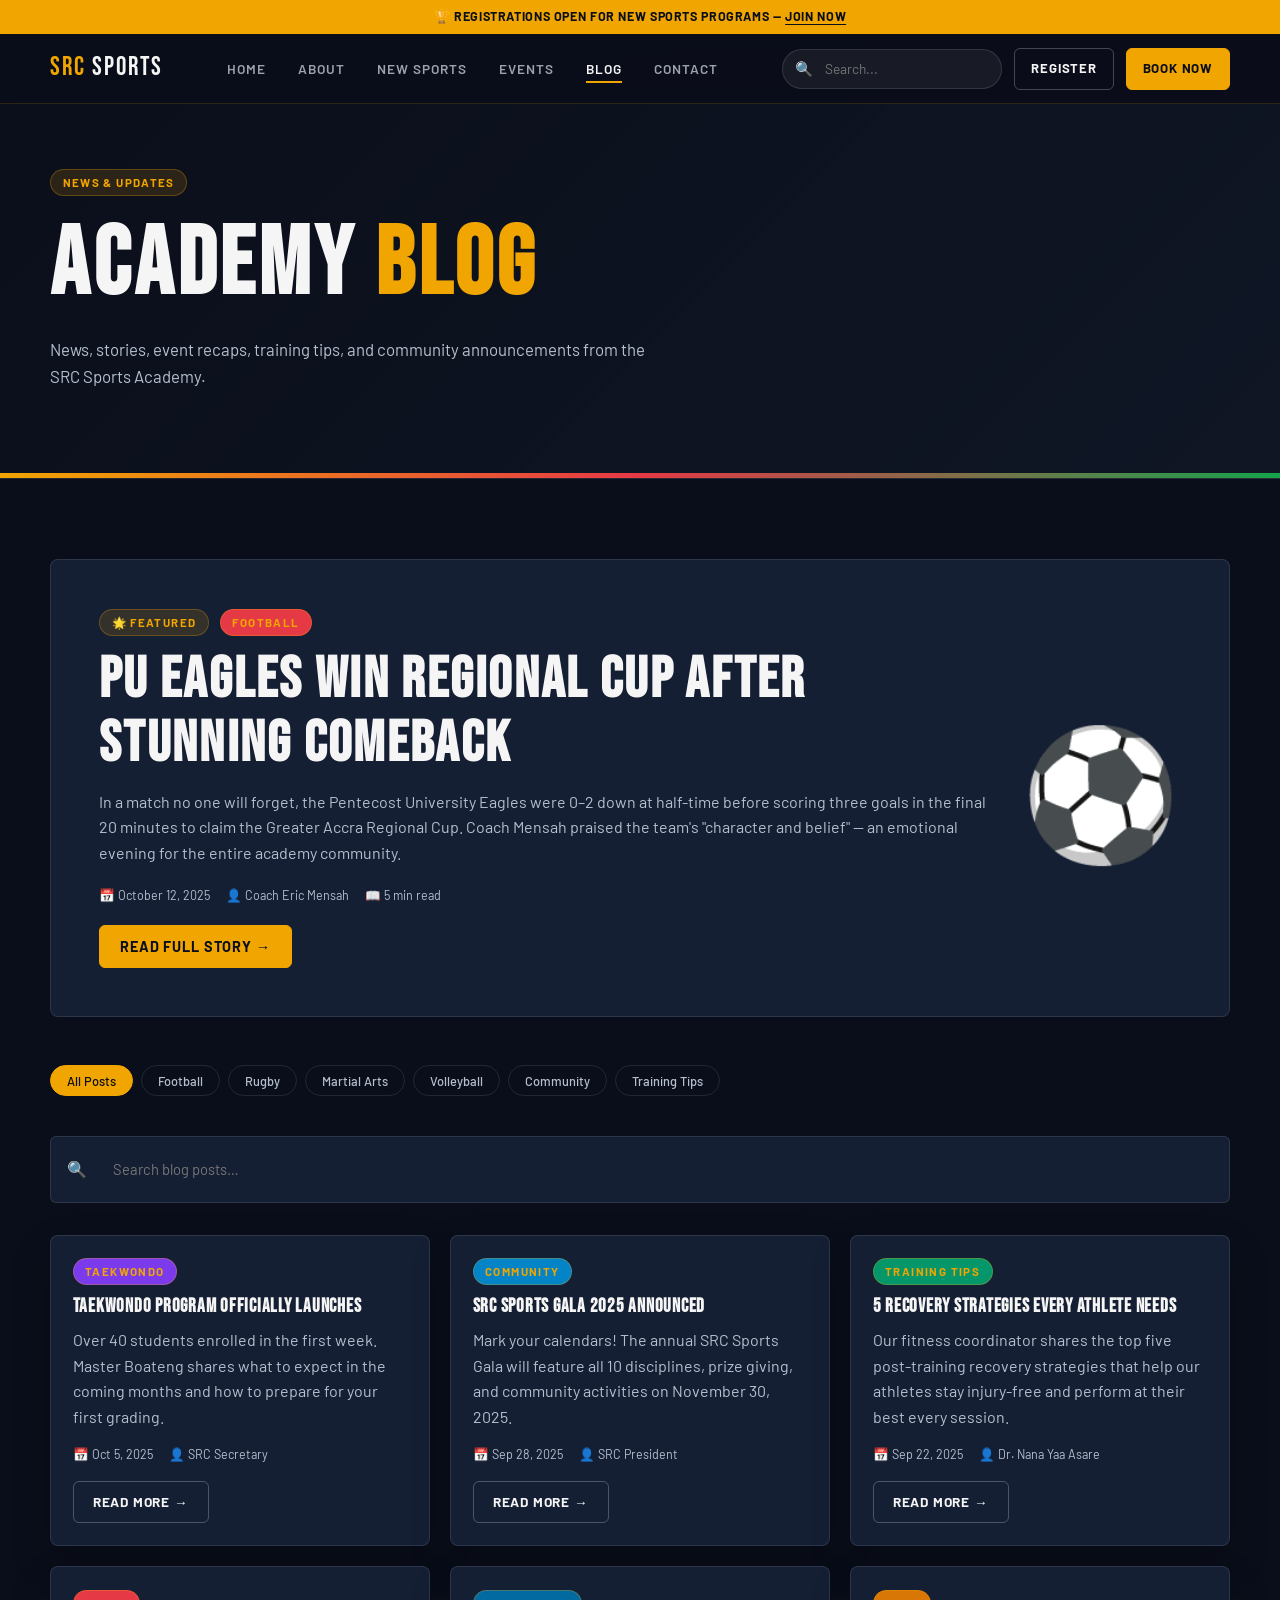
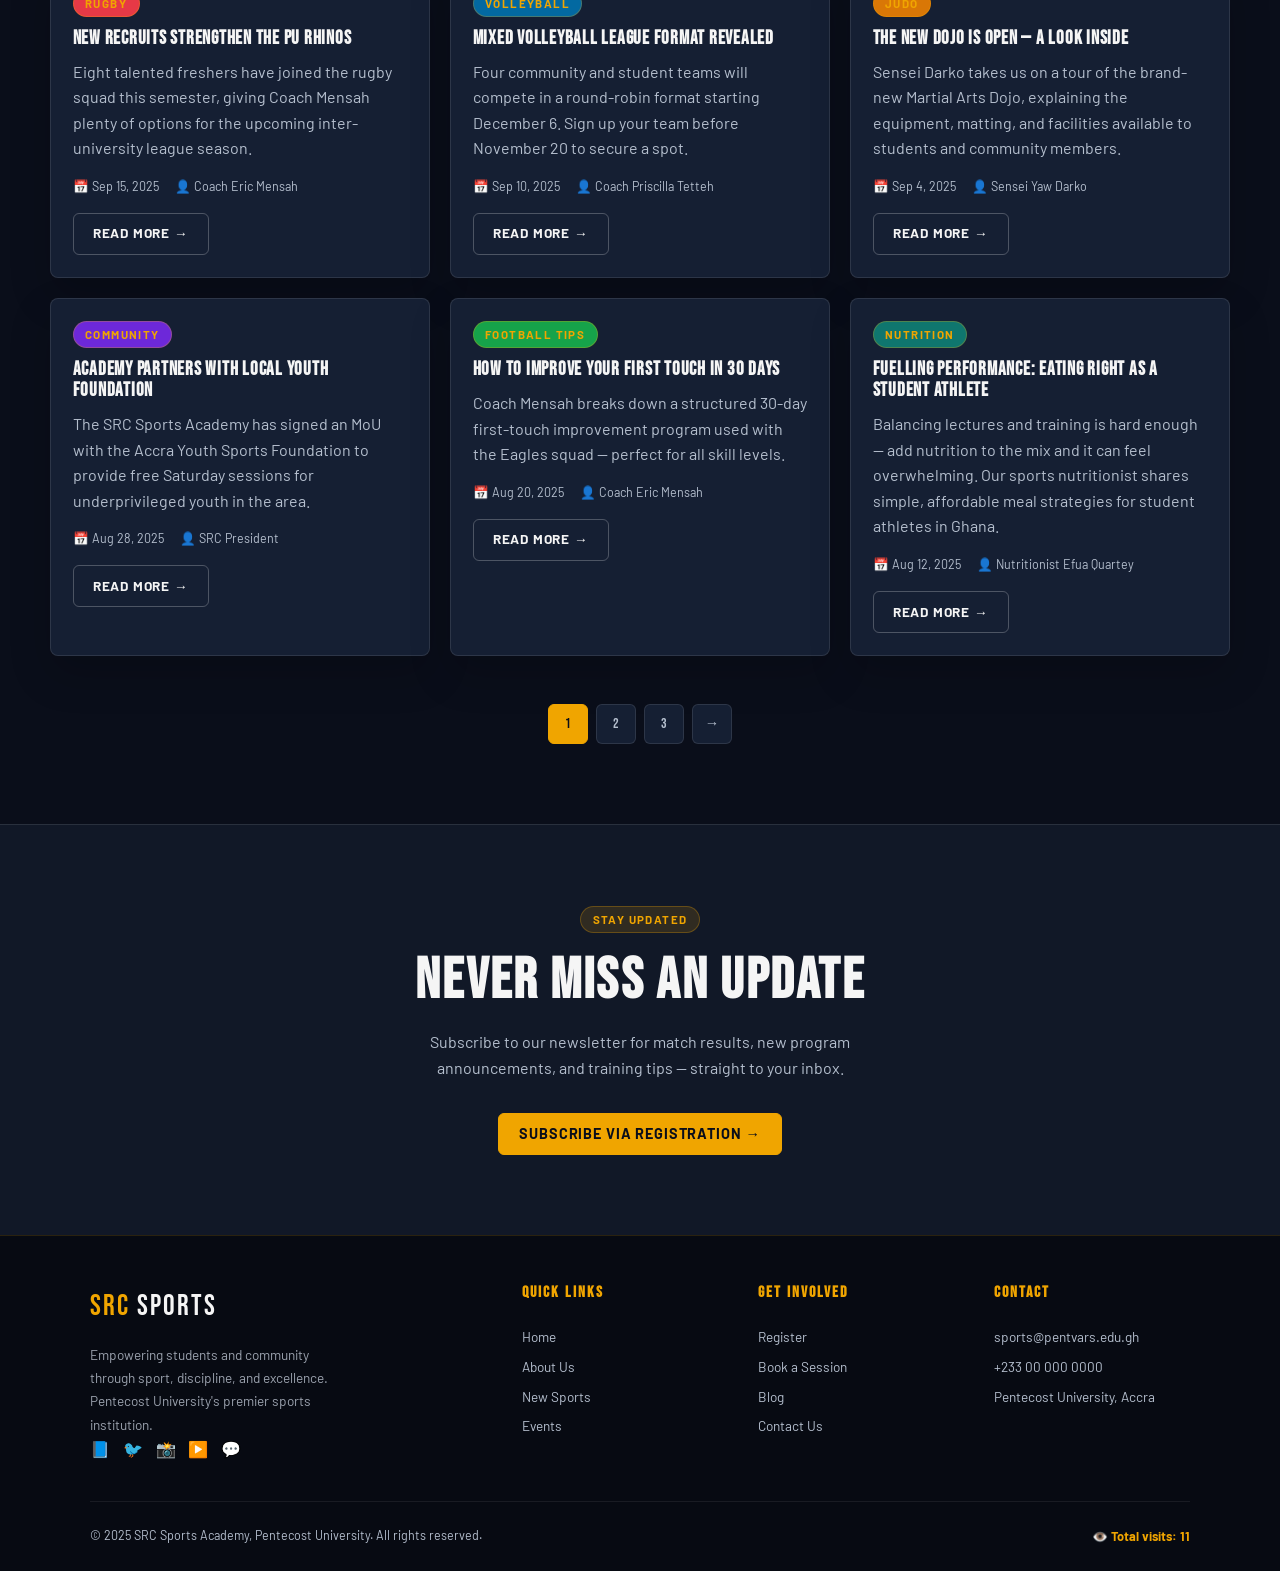
<file: pages/blog.html>
<!DOCTYPE html>
<html lang="en">
<head>
  <meta charset="UTF-8"/>
  <meta name="viewport" content="width=device-width, initial-scale=1.0"/>
  <meta name="description" content="SRC Sports Academy blog — latest news, updates, event recaps, and community posts from coaches, students, and the SRC."/>
  <title>Blog &amp; News — SRC Sports Academy</title>
  <link rel="icon" href="data:image/svg+xml,<svg xmlns='http://www.w3.org/2000/svg' viewBox='0 0 100 100'><text y='.9em' font-size='90'>🏆</text></svg>"/>
  <link rel="stylesheet" href="../css/style.css"/>
  <style>
    .blog-hero-card {
      background: var(--clr-card);
      border: 1px solid var(--clr-border);
      border-radius: var(--radius-lg);
      padding: 3rem;
      display: grid;
      grid-template-columns: 1fr auto;
      align-items: center;
      gap: 2rem;
      margin-bottom: 3rem;
      transition: var(--transition);
    }
    .blog-hero-card:hover { border-color: rgba(240,180,41,0.3); }
    .blog-hero-card .big-icon { font-size: 8rem; line-height: 1; }
    .blog-hero-card .category { margin-bottom: 0.75rem; }
    .blog-hero-card h2 { margin-bottom: 0.75rem; }
    .blog-hero-card p { margin-bottom: 1.25rem; }
    @media (max-width: 768px) {
      .blog-hero-card { grid-template-columns: 1fr; }
      .blog-hero-card .big-icon { display: none; }
    }
    .category-filter {
      display: flex; gap: 0.5rem; flex-wrap: wrap; margin-bottom: 2.5rem;
    }
    .cat-btn {
      font-size: 0.8rem; padding: 0.4rem 1rem;
      border-radius: 100px; border: 1px solid var(--clr-border);
      background: transparent; color: var(--clr-muted);
      cursor: pointer; transition: var(--transition); font-family: var(--ff-body); font-weight: 500;
    }
    .cat-btn:hover, .cat-btn.active {
      background: var(--clr-gold); color: var(--clr-bg); border-color: var(--clr-gold);
    }
    .search-inline {
      display: flex; align-items: center; gap: 0.75rem;
      background: var(--clr-card); border: 1px solid var(--clr-border);
      border-radius: var(--radius-sm); padding: 0.5rem 1rem; margin-bottom: 2rem;
    }
    .search-inline input {
      background: none; border: none; outline: none;
      color: var(--clr-text); font-family: var(--ff-body); font-size: 0.92rem; flex: 1;
    }
    .pagination {
      display: flex; gap: 0.5rem; justify-content: center; margin-top: 3rem; flex-wrap: wrap;
    }
    .page-btn {
      width: 40px; height: 40px; border-radius: var(--radius-sm);
      border: 1px solid var(--clr-border); background: var(--clr-card);
      color: var(--clr-muted); font-family: var(--ff-display); font-size: 0.9rem;
      cursor: pointer; transition: var(--transition); display: flex; align-items: center; justify-content: center;
    }
    .page-btn:hover, .page-btn.active {
      background: var(--clr-gold); color: var(--clr-bg); border-color: var(--clr-gold);
    }
  </style>
</head>
<body>
  <div id="nav-placeholder"></div>

  <!-- Page Hero -->
  <section class="page-hero" aria-labelledby="blog-title">
    <div class="container">
      <span class="badge">News &amp; Updates</span>
      <h1 id="blog-title">Academy <span class="text-gold">Blog</span></h1>
      <p>News, stories, event recaps, training tips, and community announcements from the SRC Sports Academy.</p>
    </div>
  </section>

  <section class="section-pad">
    <div class="container">

      <!-- Featured Post -->
      <div class="blog-hero-card" aria-label="Featured blog post">
        <div>
          <div class="category">
            <span class="badge">🌟 Featured</span>
            <span class="badge" style="background:var(--clr-accent);margin-left:0.5rem;">Football</span>
          </div>
          <h2>PU Eagles Win Regional Cup After Stunning Comeback</h2>
          <p>In a match no one will forget, the Pentecost University Eagles were 0–2 down at half-time before scoring three goals in the final 20 minutes to claim the Greater Accra Regional Cup. Coach Mensah praised the team's "character and belief" — an emotional evening for the entire academy community.</p>
          <div class="card-meta" style="margin-bottom:1.25rem;">
            <span>📅 October 12, 2025</span>
            <span>👤 Coach Eric Mensah</span>
            <span>📖 5 min read</span>
          </div>
          <a href="#" class="btn btn-primary">Read Full Story →</a>
        </div>
        <div class="big-icon" aria-hidden="true">⚽</div>
      </div>

      <!-- Category filter -->
      <div class="category-filter" role="group" aria-label="Filter blog posts by category">
        <button class="cat-btn active" data-cat="all">All Posts</button>
        <button class="cat-btn" data-cat="football">Football</button>
        <button class="cat-btn" data-cat="rugby">Rugby</button>
        <button class="cat-btn" data-cat="martial-arts">Martial Arts</button>
        <button class="cat-btn" data-cat="volleyball">Volleyball</button>
        <button class="cat-btn" data-cat="community">Community</button>
        <button class="cat-btn" data-cat="tips">Training Tips</button>
      </div>

      <!-- jQuery content filter -->
      <div class="search-inline" role="search">
        <span aria-hidden="true">🔍</span>
        <input type="search" id="content-filter" placeholder="Search blog posts…" aria-label="Filter blog posts by keyword"/>
      </div>

      <!-- Blog Grid -->
      <div class="blog-grid" id="blog-posts-grid" aria-label="Blog posts">

        <article class="card blog-card filterable-card" data-cat="taekwondo martial-arts" aria-label="Taekwondo launch blog post">
          <div class="card-body">
            <span class="badge" style="background:#7c3aed;margin-bottom:0.75rem;">Taekwondo</span>
            <h3>Taekwondo Program Officially Launches</h3>
            <p>Over 40 students enrolled in the first week. Master Boateng shares what to expect in the coming months and how to prepare for your first grading.</p>
            <div class="card-meta">
              <span>📅 Oct 5, 2025</span>
              <span>👤 SRC Secretary</span>
            </div>
            <a href="#" class="btn btn-outline" style="margin-top:1rem;font-size:0.85rem;padding:0.5rem 1.2rem;">Read More →</a>
          </div>
        </article>

        <article class="card blog-card filterable-card" data-cat="community" aria-label="SRC Sports Gala announcement post">
          <div class="card-body">
            <span class="badge" style="background:#0284c7;margin-bottom:0.75rem;">Community</span>
            <h3>SRC Sports Gala 2025 Announced</h3>
            <p>Mark your calendars! The annual SRC Sports Gala will feature all 10 disciplines, prize giving, and community activities on November 30, 2025.</p>
            <div class="card-meta">
              <span>📅 Sep 28, 2025</span>
              <span>👤 SRC President</span>
            </div>
            <a href="#" class="btn btn-outline" style="margin-top:1rem;font-size:0.85rem;padding:0.5rem 1.2rem;">Read More →</a>
          </div>
        </article>

        <article class="card blog-card filterable-card" data-cat="tips" aria-label="Training tips blog post">
          <div class="card-body">
            <span class="badge" style="background:#059669;margin-bottom:0.75rem;">Training Tips</span>
            <h3>5 Recovery Strategies Every Athlete Needs</h3>
            <p>Our fitness coordinator shares the top five post-training recovery strategies that help our athletes stay injury-free and perform at their best every session.</p>
            <div class="card-meta">
              <span>📅 Sep 22, 2025</span>
              <span>👤 Dr. Nana Yaa Asare</span>
            </div>
            <a href="#" class="btn btn-outline" style="margin-top:1rem;font-size:0.85rem;padding:0.5rem 1.2rem;">Read More →</a>
          </div>
        </article>

        <article class="card blog-card filterable-card" data-cat="rugby" aria-label="Rugby team blog post">
          <div class="card-body">
            <span class="badge" style="background:var(--clr-accent);margin-bottom:0.75rem;">Rugby</span>
            <h3>New Recruits Strengthen the PU Rhinos</h3>
            <p>Eight talented freshers have joined the rugby squad this semester, giving Coach Mensah plenty of options for the upcoming inter-university league season.</p>
            <div class="card-meta">
              <span>📅 Sep 15, 2025</span>
              <span>👤 Coach Eric Mensah</span>
            </div>
            <a href="#" class="btn btn-outline" style="margin-top:1rem;font-size:0.85rem;padding:0.5rem 1.2rem;">Read More →</a>
          </div>
        </article>

        <article class="card blog-card filterable-card" data-cat="volleyball" aria-label="Volleyball league blog post">
          <div class="card-body">
            <span class="badge" style="background:#0369a1;margin-bottom:0.75rem;">Volleyball</span>
            <h3>Mixed Volleyball League Format Revealed</h3>
            <p>Four community and student teams will compete in a round-robin format starting December 6. Sign up your team before November 20 to secure a spot.</p>
            <div class="card-meta">
              <span>📅 Sep 10, 2025</span>
              <span>👤 Coach Priscilla Tetteh</span>
            </div>
            <a href="#" class="btn btn-outline" style="margin-top:1rem;font-size:0.85rem;padding:0.5rem 1.2rem;">Read More →</a>
          </div>
        </article>

        <article class="card blog-card filterable-card" data-cat="martial-arts" aria-label="Judo dojo opening blog post">
          <div class="card-body">
            <span class="badge" style="background:#d97706;margin-bottom:0.75rem;">Judo</span>
            <h3>The New Dojo is Open — A Look Inside</h3>
            <p>Sensei Darko takes us on a tour of the brand-new Martial Arts Dojo, explaining the equipment, matting, and facilities available to students and community members.</p>
            <div class="card-meta">
              <span>📅 Sep 4, 2025</span>
              <span>👤 Sensei Yaw Darko</span>
            </div>
            <a href="#" class="btn btn-outline" style="margin-top:1rem;font-size:0.85rem;padding:0.5rem 1.2rem;">Read More →</a>
          </div>
        </article>

        <article class="card blog-card filterable-card" data-cat="community" aria-label="Community partnership post">
          <div class="card-body">
            <span class="badge" style="background:#6d28d9;margin-bottom:0.75rem;">Community</span>
            <h3>Academy Partners with Local Youth Foundation</h3>
            <p>The SRC Sports Academy has signed an MoU with the Accra Youth Sports Foundation to provide free Saturday sessions for underprivileged youth in the area.</p>
            <div class="card-meta">
              <span>📅 Aug 28, 2025</span>
              <span>👤 SRC President</span>
            </div>
            <a href="#" class="btn btn-outline" style="margin-top:1rem;font-size:0.85rem;padding:0.5rem 1.2rem;">Read More →</a>
          </div>
        </article>

        <article class="card blog-card filterable-card" data-cat="tips football" aria-label="Football training tips post">
          <div class="card-body">
            <span class="badge" style="background:#16a34a;margin-bottom:0.75rem;">Football Tips</span>
            <h3>How to Improve Your First Touch in 30 Days</h3>
            <p>Coach Mensah breaks down a structured 30-day first-touch improvement program used with the Eagles squad — perfect for all skill levels.</p>
            <div class="card-meta">
              <span>📅 Aug 20, 2025</span>
              <span>👤 Coach Eric Mensah</span>
            </div>
            <a href="#" class="btn btn-outline" style="margin-top:1rem;font-size:0.85rem;padding:0.5rem 1.2rem;">Read More →</a>
          </div>
        </article>

        <article class="card blog-card filterable-card" data-cat="community tips" aria-label="Nutrition tips for athletes post">
          <div class="card-body">
            <span class="badge" style="background:#0f766e;margin-bottom:0.75rem;">Nutrition</span>
            <h3>Fuelling Performance: Eating Right as a Student Athlete</h3>
            <p>Balancing lectures and training is hard enough — add nutrition to the mix and it can feel overwhelming. Our sports nutritionist shares simple, affordable meal strategies for student athletes in Ghana.</p>
            <div class="card-meta">
              <span>📅 Aug 12, 2025</span>
              <span>👤 Nutritionist Efua Quartey</span>
            </div>
            <a href="#" class="btn btn-outline" style="margin-top:1rem;font-size:0.85rem;padding:0.5rem 1.2rem;">Read More →</a>
          </div>
        </article>

      </div>

      <!-- Pagination -->
      <nav class="pagination" aria-label="Blog pagination">
        <button class="page-btn active" aria-current="page" aria-label="Page 1">1</button>
        <button class="page-btn" aria-label="Page 2">2</button>
        <button class="page-btn" aria-label="Page 3">3</button>
        <button class="page-btn" aria-label="Next page">→</button>
      </nav>
    </div>
  </section>

  <!-- Newsletter CTA -->
  <section class="section-pad" style="background:var(--clr-surface);border-top:1px solid var(--clr-border);" aria-labelledby="newsletter-cta">
    <div class="container text-center">
      <span class="badge">Stay Updated</span>
      <h2 id="newsletter-cta" style="margin:1rem 0;">Never Miss an Update</h2>
      <p style="margin-bottom:2rem;max-width:440px;margin-left:auto;margin-right:auto;">Subscribe to our newsletter for match results, new program announcements, and training tips — straight to your inbox.</p>
      <a href="register.html" class="btn btn-primary">Subscribe via Registration →</a>
    </div>
  </section>

  <div id="footer-placeholder"></div>
  <script src="https://code.jquery.com/jquery-3.7.1.min.js" crossorigin="anonymous"></script>
  <script src="../js/layout.js"></script>
  <script src="../js/main.js"></script>
  <script>
    /* Blog category filter */
    document.addEventListener("DOMContentLoaded", function () {
      const catBtns = document.querySelectorAll(".cat-btn");
      catBtns.forEach(function (btn) {
        btn.addEventListener("click", function () {
          catBtns.forEach(function (b) { b.classList.remove("active"); });
          btn.classList.add("active");
          const cat = btn.dataset.cat;
          document.querySelectorAll(".filterable-card").forEach(function (card) {
            const cats = card.dataset.cat || "";
            if (cat === "all" || cats.includes(cat)) card.style.display = "";
            else card.style.display = "none";
          });
        });
      });
    });
  </script>
</body>
</html>
</file>
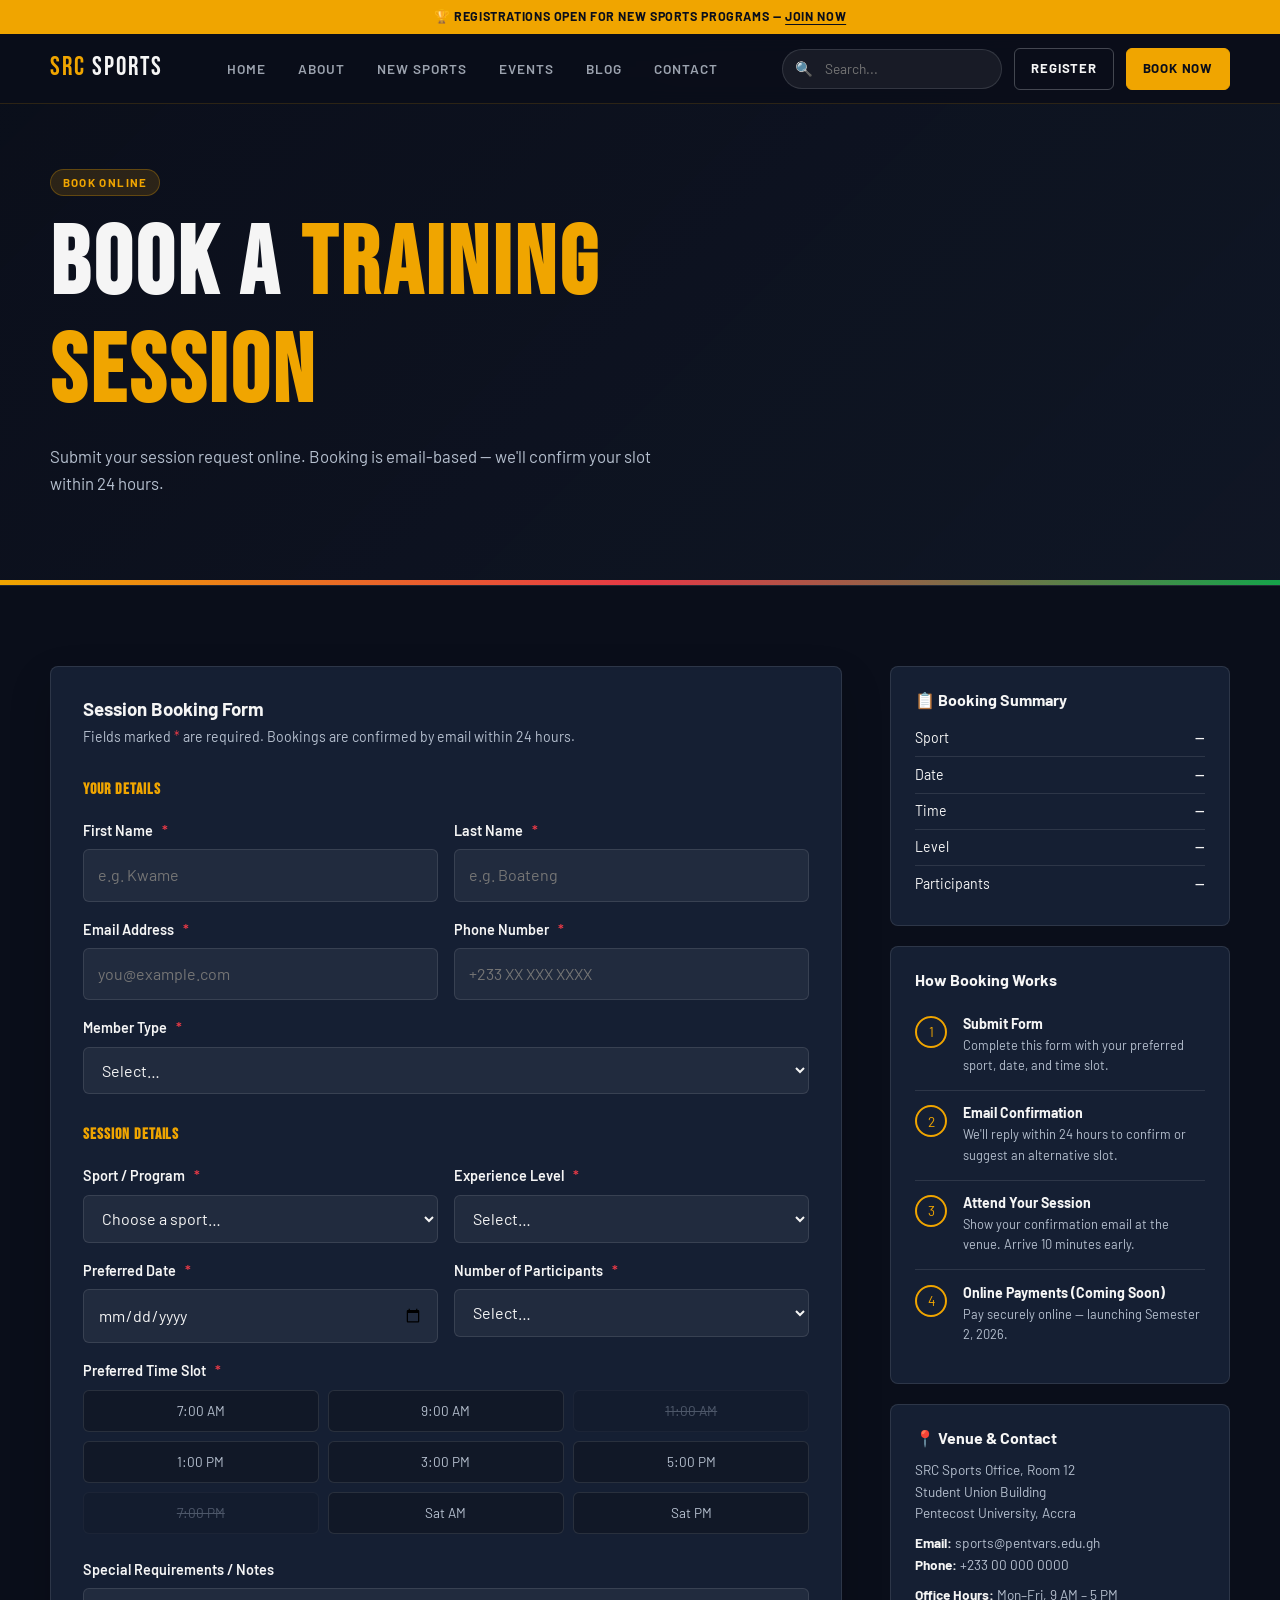
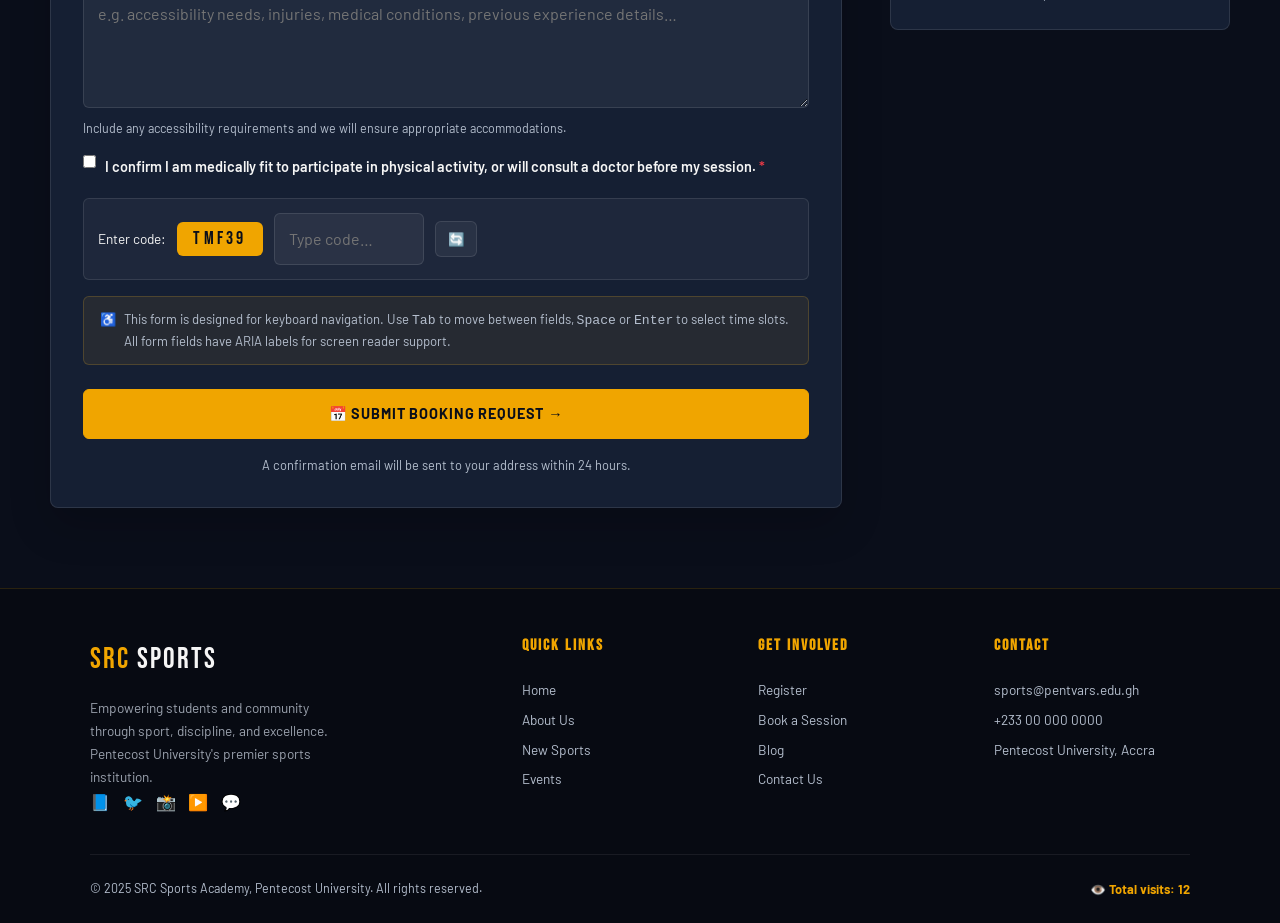
<file: pages/book.html>
<!DOCTYPE html>
<html lang="en">
<head>
  <meta charset="UTF-8"/>
  <meta name="viewport" content="width=device-width, initial-scale=1.0"/>
  <meta name="description" content="Book a training session at SRC Sports Academy online. Select your sport, preferred date and time, and submit your booking request."/>
  <title>Book a Session — SRC Sports Academy</title>
  <link rel="icon" href="data:image/svg+xml,<svg xmlns='http://www.w3.org/2000/svg' viewBox='0 0 100 100'><text y='.9em' font-size='90'>🏆</text></svg>"/>
  <link rel="stylesheet" href="../css/style.css"/>
  <style>
    .booking-layout {
      display: grid;
      grid-template-columns: 1fr 340px;
      gap: 3rem;
      align-items: start;
    }
    @media (max-width: 1024px) { .booking-layout { grid-template-columns: 1fr; } }

    .time-slots {
      display: grid; grid-template-columns: repeat(3, 1fr); gap: 0.6rem;
      margin-top: 0.5rem;
    }
    @media (max-width: 480px) { .time-slots { grid-template-columns: repeat(2, 1fr); } }

    .time-slot {
      background: var(--clr-surface); border: 1px solid var(--clr-border);
      border-radius: var(--radius-sm); padding: 0.55rem 0.75rem;
      text-align: center; font-size: 0.85rem; cursor: pointer;
      transition: var(--transition); color: var(--clr-muted);
    }
    .time-slot:hover { border-color: var(--clr-gold); color: var(--clr-gold); }
    .time-slot.selected { background: rgba(240,180,41,0.15); border-color: var(--clr-gold); color: var(--clr-gold); font-weight: 600; }
    .time-slot.unavailable { opacity: 0.35; pointer-events: none; text-decoration: line-through; }

    .booking-info-card {
      background: var(--clr-card); border: 1px solid var(--clr-border);
      border-radius: var(--radius-md); padding: 1.5rem; margin-bottom: 1.25rem;
    }
    .booking-info-card h4 { margin-bottom: 0.75rem; }
    .info-row { display: flex; justify-content: space-between; gap: 0.75rem;
      font-size: 0.88rem; padding: 0.4rem 0; border-bottom: 1px solid var(--clr-border); }
    .info-row:last-child { border-bottom: none; }
    .info-row .val { color: var(--clr-text); font-weight: 500; text-align: right; }

    .process-step {
      display: flex; align-items: flex-start; gap: 1rem;
      padding: 0.9rem 0; border-bottom: 1px solid var(--clr-border);
    }
    .process-step:last-child { border-bottom: none; }
    .process-icon {
      width: 32px; height: 32px; border-radius: 50%;
      border: 2px solid var(--clr-gold); color: var(--clr-gold);
      display: flex; align-items: center; justify-content: center;
      font-size: 0.85rem; flex-shrink: 0;
    }
    .process-text h5 { font-size: 0.88rem; color: var(--clr-text); margin-bottom: 0.2rem; }
    .process-text p  { font-size: 0.8rem; }

    .accessibility-note {
      background: rgba(240,180,41,0.08); border: 1px solid rgba(240,180,41,0.2);
      border-radius: var(--radius-sm); padding: 0.75rem 1rem;
      font-size: 0.82rem; color: var(--clr-muted); margin-top: 1rem;
      display: flex; gap: 0.5rem; align-items: flex-start;
    }
  </style>
</head>
<body>
  <div id="nav-placeholder"></div>

  <!-- Page Hero -->
  <section class="page-hero" aria-labelledby="book-title">
    <div class="container">
      <span class="badge">Book Online</span>
      <h1 id="book-title">Book a <span class="text-gold">Training Session</span></h1>
      <p>Submit your session request online. Booking is email-based — we'll confirm your slot within 24 hours.</p>
    </div>
  </section>

  <section class="section-pad">
    <div class="container">
      <div class="booking-layout">

        <!-- BOOKING FORM -->
        <div>
          <div class="form-wrap">
            <h3 style="margin-bottom:0.4rem;">Session Booking Form</h3>
            <p style="font-size:0.88rem;margin-bottom:2rem;">Fields marked <span style="color:var(--clr-accent);">*</span> are required. Bookings are confirmed by email within 24 hours.</p>

            <form data-validate data-form-type="book" id="booking-form" novalidate aria-label="Session booking form">

              <!-- Contact Details -->
              <h4 style="font-family:var(--ff-display);letter-spacing:0.06em;margin-bottom:1.25rem;color:var(--clr-gold);">Your Details</h4>
              <div class="form-row">
                <div class="form-group">
                  <label for="bk-fname">First Name <span class="req" aria-hidden="true">*</span></label>
                  <input type="text" id="bk-fname" name="firstName" required minlength="2"
                         placeholder="e.g. Kwame" aria-required="true" autocomplete="given-name"/>
                  <span class="error-msg" role="alert">Please enter your first name.</span>
                </div>
                <div class="form-group">
                  <label for="bk-lname">Last Name <span class="req" aria-hidden="true">*</span></label>
                  <input type="text" id="bk-lname" name="lastName" required minlength="2"
                         placeholder="e.g. Boateng" aria-required="true" autocomplete="family-name"/>
                  <span class="error-msg" role="alert">Please enter your last name.</span>
                </div>
              </div>

              <div class="form-row">
                <div class="form-group">
                  <label for="bk-email">Email Address <span class="req" aria-hidden="true">*</span></label>
                  <input type="email" id="bk-email" name="email" required placeholder="you@example.com"
                         aria-required="true" autocomplete="email"/>
                  <span class="error-msg" role="alert">Please enter a valid email address.</span>
                </div>
                <div class="form-group">
                  <label for="bk-phone">Phone Number <span class="req" aria-hidden="true">*</span></label>
                  <input type="tel" id="bk-phone" name="phone" required placeholder="+233 XX XXX XXXX"
                         aria-required="true" autocomplete="tel"/>
                  <span class="error-msg" role="alert">Please enter a valid phone number.</span>
                </div>
              </div>

              <div class="form-group">
                <label for="bk-member-type">Member Type <span class="req" aria-hidden="true">*</span></label>
                <select id="bk-member-type" name="memberType" required aria-required="true">
                  <option value="">Select…</option>
                  <option>Registered Academy Member</option>
                  <option>Student (Pentecost University)</option>
                  <option>Community Member</option>
                  <option>First-Time Visitor</option>
                </select>
                <span class="error-msg" role="alert">Please select your member type.</span>
              </div>

              <!-- Session Details -->
              <h4 style="font-family:var(--ff-display);letter-spacing:0.06em;margin-top:2rem;margin-bottom:1.25rem;color:var(--clr-gold);">Session Details</h4>
              <div class="form-row">
                <div class="form-group">
                  <label for="bk-sport">Sport / Program <span class="req" aria-hidden="true">*</span></label>
                  <select id="bk-sport" name="sport" required aria-required="true">
                    <option value="">Choose a sport…</option>
                    <optgroup label="Established Programs">
                      <option>⚽ Football</option>
                      <option>🏉 Rugby</option>
                      <option>🩰 Ballet</option>
                      <option>🏓 Table Tennis</option>
                      <option>🤾 Handball</option>
                      <option>🤸 Gymnastics</option>
                    </optgroup>
                    <optgroup label="New Programs (2025)">
                      <option>🤼 Wrestling</option>
                      <option>🥋 Taekwondo</option>
                      <option>🥋 Judo</option>
                      <option>🏐 Volleyball</option>
                    </optgroup>
                  </select>
                  <span class="error-msg" role="alert">Please select a sport.</span>
                </div>
                <div class="form-group">
                  <label for="bk-level">Experience Level <span class="req" aria-hidden="true">*</span></label>
                  <select id="bk-level" name="level" required aria-required="true">
                    <option value="">Select…</option>
                    <option>Beginner (no experience)</option>
                    <option>Intermediate (some experience)</option>
                    <option>Advanced (competitive level)</option>
                  </select>
                  <span class="error-msg" role="alert">Please select your experience level.</span>
                </div>
              </div>

              <div class="form-row">
                <div class="form-group">
                  <label for="bk-date">Preferred Date <span class="req" aria-hidden="true">*</span></label>
                  <input type="date" id="bk-date" name="date" required aria-required="true"/>
                  <span class="error-msg" role="alert">Please select a date.</span>
                </div>
                <div class="form-group">
                  <label for="bk-participants">Number of Participants <span class="req" aria-hidden="true">*</span></label>
                  <select id="bk-participants" name="participants" required aria-required="true">
                    <option value="">Select…</option>
                    <option>1 (Just me)</option>
                    <option>2–3 people</option>
                    <option>4–6 people</option>
                    <option>7+ (Group booking)</option>
                  </select>
                  <span class="error-msg" role="alert">Please select number of participants.</span>
                </div>
              </div>

              <!-- Time slot picker -->
              <div class="form-group">
                <label id="time-slot-label">Preferred Time Slot <span class="req" aria-hidden="true">*</span></label>
                <input type="hidden" id="bk-time" name="time" required/>
                <div class="time-slots" role="group" aria-labelledby="time-slot-label">
                  <div class="time-slot" tabindex="0" role="radio" aria-checked="false" data-time="7:00 AM">7:00 AM</div>
                  <div class="time-slot" tabindex="0" role="radio" aria-checked="false" data-time="9:00 AM">9:00 AM</div>
                  <div class="time-slot unavailable" tabindex="-1" role="radio" aria-checked="false" aria-disabled="true" data-time="11:00 AM">11:00 AM</div>
                  <div class="time-slot" tabindex="0" role="radio" aria-checked="false" data-time="1:00 PM">1:00 PM</div>
                  <div class="time-slot" tabindex="0" role="radio" aria-checked="false" data-time="3:00 PM">3:00 PM</div>
                  <div class="time-slot" tabindex="0" role="radio" aria-checked="false" data-time="5:00 PM">5:00 PM</div>
                  <div class="time-slot unavailable" tabindex="-1" role="radio" aria-checked="false" aria-disabled="true" data-time="7:00 PM">7:00 PM</div>
                  <div class="time-slot" tabindex="0" role="radio" aria-checked="false" data-time="Saturday AM">Sat AM</div>
                  <div class="time-slot" tabindex="0" role="radio" aria-checked="false" data-time="Saturday PM">Sat PM</div>
                </div>
              </div>

              <!-- Accessibility needs -->
              <div class="form-group" style="margin-top:1.5rem;">
                <label for="bk-notes">Special Requirements / Notes</label>
                <textarea id="bk-notes" name="notes" placeholder="e.g. accessibility needs, injuries, medical conditions, previous experience details…" aria-describedby="bk-notes-hint"></textarea>
                <p id="bk-notes-hint" style="font-size:0.78rem;color:var(--clr-muted);margin-top:0.3rem;">Include any accessibility requirements and we will ensure appropriate accommodations.</p>
              </div>

              <!-- Medical checkbox -->
              <div class="form-group">
                <label class="checkbox-wrap">
                  <input type="checkbox" name="medicalClear" id="bk-medical" required aria-required="true"
                         aria-label="Confirm medical fitness (required)"/>
                  <span>I confirm I am medically fit to participate in physical activity, or will consult a doctor before my session. <span class="req" aria-hidden="true">*</span></span>
                </label>
              </div>

              <!-- CAPTCHA -->
              <div class="captcha-box" role="group" aria-label="CAPTCHA verification">
                <label for="bk-captcha" style="font-size:0.85rem;color:var(--clr-text);white-space:nowrap;">Enter code:</label>
                <span class="captcha-challenge" aria-label="CAPTCHA code to enter">XXXXX</span>
                <input type="text" id="bk-captcha" name="captcha" maxlength="5" placeholder="Type code…"
                       aria-label="CAPTCHA answer" autocomplete="off"/>
                <button type="button" class="captcha-refresh" aria-label="Refresh CAPTCHA code">🔄</button>
              </div>

              <div class="accessibility-note" role="note">
                <span aria-hidden="true">♿</span>
                <span>This form is designed for keyboard navigation. Use <kbd>Tab</kbd> to move between fields, <kbd>Space</kbd> or <kbd>Enter</kbd> to select time slots. All form fields have ARIA labels for screen reader support.</span>
              </div>

              <div class="form-submit" style="margin-top:1.5rem;">
                <button type="submit" class="btn btn-primary" style="width:100%;justify-content:center;padding:1rem;">
                  📅 Submit Booking Request →
                </button>
              </div>
              <p style="font-size:0.8rem;text-align:center;margin-top:1rem;color:var(--clr-muted);">A confirmation email will be sent to your address within 24 hours.</p>
            </form>
          </div>
        </div>

        <!-- SIDEBAR -->
        <aside aria-label="Booking information sidebar">
          <div class="booking-info-card">
            <h4>📋 Booking Summary</h4>
            <div class="info-row"><span>Sport</span><span class="val" id="summary-sport">—</span></div>
            <div class="info-row"><span>Date</span><span class="val" id="summary-date">—</span></div>
            <div class="info-row"><span>Time</span><span class="val" id="summary-time">—</span></div>
            <div class="info-row"><span>Level</span><span class="val" id="summary-level">—</span></div>
            <div class="info-row"><span>Participants</span><span class="val" id="summary-participants">—</span></div>
          </div>

          <div class="booking-info-card">
            <h4>How Booking Works</h4>
            <div class="process-step">
              <div class="process-icon" aria-hidden="true">1</div>
              <div class="process-text">
                <h5>Submit Form</h5>
                <p>Complete this form with your preferred sport, date, and time slot.</p>
              </div>
            </div>
            <div class="process-step">
              <div class="process-icon" aria-hidden="true">2</div>
              <div class="process-text">
                <h5>Email Confirmation</h5>
                <p>We'll reply within 24 hours to confirm or suggest an alternative slot.</p>
              </div>
            </div>
            <div class="process-step">
              <div class="process-icon" aria-hidden="true">3</div>
              <div class="process-text">
                <h5>Attend Your Session</h5>
                <p>Show your confirmation email at the venue. Arrive 10 minutes early.</p>
              </div>
            </div>
            <div class="process-step">
              <div class="process-icon" aria-hidden="true">4</div>
              <div class="process-text">
                <h5>Online Payments (Coming Soon)</h5>
                <p>Pay securely online — launching Semester 2, 2026.</p>
              </div>
            </div>
          </div>

          <div class="booking-info-card">
            <h4>📍 Venue &amp; Contact</h4>
            <p style="font-size:0.85rem;margin-bottom:0.5rem;">SRC Sports Office, Room 12<br/>Student Union Building<br/>Pentecost University, Accra</p>
            <p style="font-size:0.85rem;"><strong style="color:var(--clr-text);">Email:</strong> sports@pentvars.edu.gh</p>
            <p style="font-size:0.85rem;"><strong style="color:var(--clr-text);">Phone:</strong> +233 00 000 0000</p>
            <p style="font-size:0.85rem;margin-top:0.5rem;"><strong style="color:var(--clr-text);">Office Hours:</strong> Mon–Fri, 9 AM – 5 PM</p>
          </div>
        </aside>
      </div>
    </div>
  </section>

  <div id="footer-placeholder"></div>
  <script src="https://code.jquery.com/jquery-3.7.1.min.js" crossorigin="anonymous"></script>
  <script src="../js/layout.js"></script>
  <script src="../js/main.js"></script>
  <script>
    document.addEventListener("DOMContentLoaded", function () {
      /* Time slot picker */
      const slots = document.querySelectorAll(".time-slot:not(.unavailable)");
      const hidden = document.getElementById("bk-time");
      slots.forEach(function (slot) {
        slot.addEventListener("click",  selectSlot.bind(null, slot));
        slot.addEventListener("keydown", function (e) {
          if (e.key === "Enter" || e.key === " ") { e.preventDefault(); selectSlot(slot); }
        });
      });
      function selectSlot(slot) {
        slots.forEach(function (s) { s.classList.remove("selected"); s.setAttribute("aria-checked","false"); });
        slot.classList.add("selected");
        slot.setAttribute("aria-checked","true");
        if (hidden) { hidden.value = slot.dataset.time; updateSummary(); }
      }

      /* Live booking summary */
      function updateSummary() {
        const sport   = document.getElementById("bk-sport");
        const date    = document.getElementById("bk-date");
        const level   = document.getElementById("bk-level");
        const participants = document.getElementById("bk-participants");
        if (sport) document.getElementById("summary-sport").textContent        = sport.value || "—";
        if (date)  document.getElementById("summary-date").textContent         = date.value  || "—";
        if (hidden) document.getElementById("summary-time").textContent        = hidden.value || "—";
        if (level) document.getElementById("summary-level").textContent        = level.value || "—";
        if (participants) document.getElementById("summary-participants").textContent = participants.value || "—";
      }
      ["bk-sport","bk-date","bk-level","bk-participants"].forEach(function (id) {
        const el = document.getElementById(id);
        if (el) el.addEventListener("change", updateSummary);
      });

      /* Set min date for date picker */
      const datePicker = document.getElementById("bk-date");
      if (datePicker) datePicker.min = new Date().toISOString().split("T")[0];
    });
  </script>
</body>
</html>
</file>
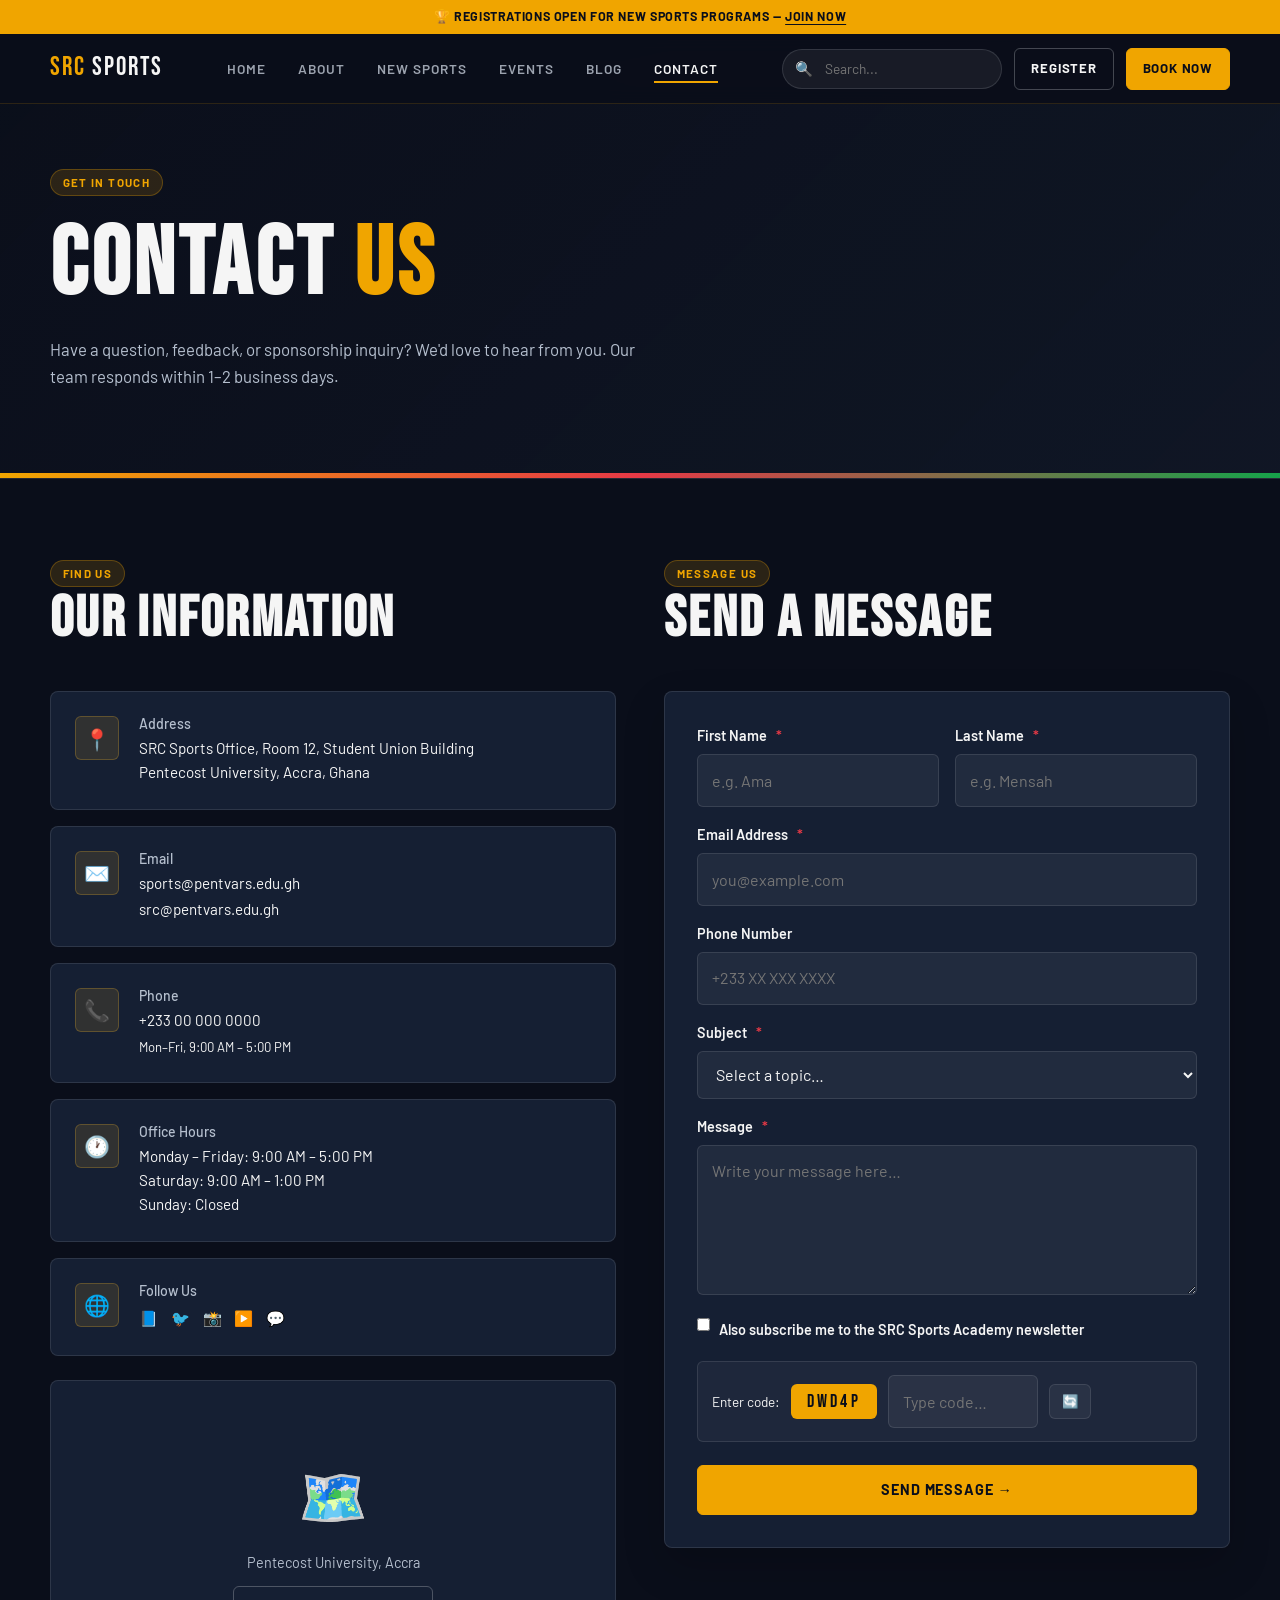
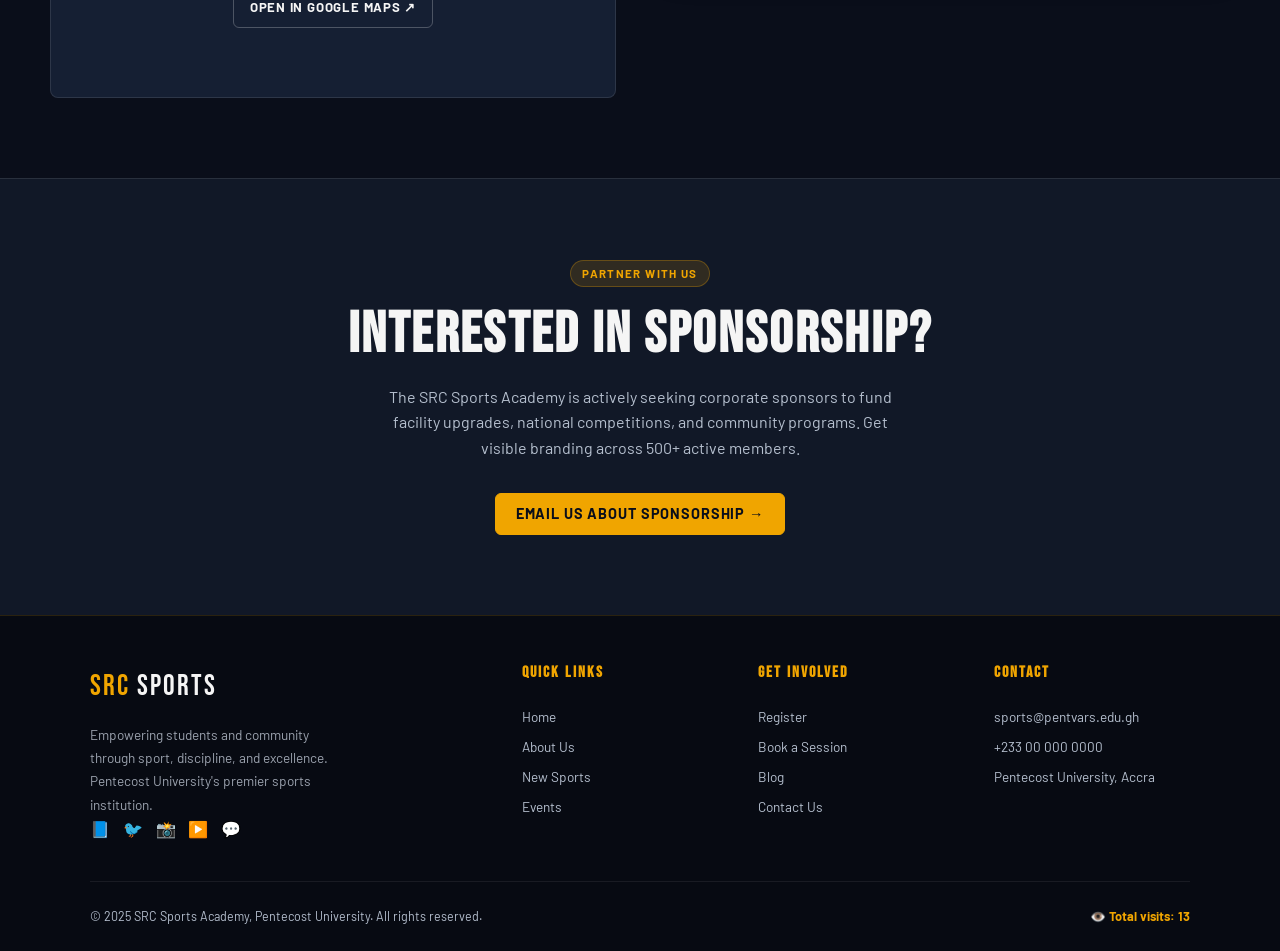
<file: pages/contact.html>
<!DOCTYPE html>
<html lang="en">
<head>
  <meta charset="UTF-8"/>
  <meta name="viewport" content="width=device-width, initial-scale=1.0"/>
  <meta name="description" content="Contact SRC Sports Academy — get in touch with our team, find our location, and send us a message."/>
  <title>Contact Us — SRC Sports Academy</title>
  <link rel="icon" href="data:image/svg+xml,<svg xmlns='http://www.w3.org/2000/svg' viewBox='0 0 100 100'><text y='.9em' font-size='90'>🏆</text></svg>"/>
  <link rel="stylesheet" href="../css/style.css"/>
  <style>
    .contact-layout {
      display: grid;
      grid-template-columns: 1fr 1fr;
      gap: 3rem;
      align-items: start;
    }
    @media (max-width: 768px) { .contact-layout { grid-template-columns: 1fr; } }

    .contact-info-item {
      display: flex; align-items: flex-start; gap: 1.25rem;
      padding: 1.5rem;
      background: var(--clr-card);
      border: 1px solid var(--clr-border);
      border-radius: var(--radius-md);
      margin-bottom: 1rem;
      transition: var(--transition);
    }
    .contact-info-item:hover { border-color: rgba(240,180,41,0.3); }
    .contact-icon {
      width: 44px; height: 44px; flex-shrink: 0;
      border-radius: var(--radius-sm);
      background: rgba(240,180,41,0.12);
      border: 1px solid rgba(240,180,41,0.25);
      display: flex; align-items: center; justify-content: center;
      font-size: 1.3rem;
    }
    .contact-info-item h4 { font-size: 0.88rem; color: var(--clr-muted); margin-bottom: 0.25rem; font-family: var(--ff-body); font-weight: 500; letter-spacing: 0; }
    .contact-info-item p, .contact-info-item a { font-size: 0.95rem; color: var(--clr-text); }
    .contact-info-item a:hover { color: var(--clr-gold); }

    .map-placeholder {
      background: var(--clr-card);
      border: 1px solid var(--clr-border);
      border-radius: var(--radius-md);
      aspect-ratio: 16/9;
      display: flex; flex-direction: column; align-items: center; justify-content: center;
      gap: 0.75rem; color: var(--clr-muted); font-size: 0.9rem;
      margin-top: 1.5rem;
    }
    .map-placeholder .map-icon { font-size: 3.5rem; }
  </style>
</head>
<body>
  <div id="nav-placeholder"></div>

  <!-- Page Hero -->
  <section class="page-hero" aria-labelledby="contact-title">
    <div class="container">
      <span class="badge">Get In Touch</span>
      <h1 id="contact-title">Contact <span class="text-gold">Us</span></h1>
      <p>Have a question, feedback, or sponsorship inquiry? We'd love to hear from you. Our team responds within 1–2 business days.</p>
    </div>
  </section>

  <section class="section-pad">
    <div class="container">
      <div class="contact-layout">

        <!-- CONTACT INFO + MAP -->
        <div>
          <div class="section-heading">
            <span class="badge">Find Us</span>
            <h2>Our Information</h2>
          </div>

          <div class="contact-info-item" role="region" aria-label="Office address">
            <div class="contact-icon" aria-hidden="true">📍</div>
            <div>
              <h4>Address</h4>
              <p>SRC Sports Office, Room 12, Student Union Building<br/>Pentecost University, Accra, Ghana</p>
            </div>
          </div>

          <div class="contact-info-item" role="region" aria-label="Email contact">
            <div class="contact-icon" aria-hidden="true">✉️</div>
            <div>
              <h4>Email</h4>
              <a href="mailto:sports@pentvars.edu.gh">sports@pentvars.edu.gh</a><br/>
              <a href="mailto:src@pentvars.edu.gh">src@pentvars.edu.gh</a>
            </div>
          </div>

          <div class="contact-info-item" role="region" aria-label="Phone contact">
            <div class="contact-icon" aria-hidden="true">📞</div>
            <div>
              <h4>Phone</h4>
              <a href="tel:+233000000000">+233 00 000 0000</a><br/>
              <p style="font-size:0.82rem;margin-top:0.25rem;">Mon–Fri, 9:00 AM – 5:00 PM</p>
            </div>
          </div>

          <div class="contact-info-item" role="region" aria-label="Office hours">
            <div class="contact-icon" aria-hidden="true">🕐</div>
            <div>
              <h4>Office Hours</h4>
              <p>Monday – Friday: 9:00 AM – 5:00 PM</p>
              <p>Saturday: 9:00 AM – 1:00 PM</p>
              <p>Sunday: Closed</p>
            </div>
          </div>

          <!-- Social links -->
          <div class="contact-info-item" role="region" aria-label="Social media links">
            <div class="contact-icon" aria-hidden="true">🌐</div>
            <div>
              <h4>Follow Us</h4>
              <div class="social-links" style="margin-top:0.5rem;">
                <a href="#" aria-label="Follow on Facebook">📘</a>
                <a href="#" aria-label="Follow on Twitter">🐦</a>
                <a href="#" aria-label="Follow on Instagram">📸</a>
                <a href="#" aria-label="Watch on YouTube">▶️</a>
                <a href="#" aria-label="Join WhatsApp group">💬</a>
              </div>
            </div>
          </div>

          <!-- Map placeholder -->
          <div class="map-placeholder" role="img" aria-label="Map showing location of Pentecost University, Accra">
            <div class="map-icon" aria-hidden="true">🗺️</div>
            <p>Pentecost University, Accra</p>
            <a href="https://maps.google.com/?q=Pentecost+University+Accra" target="_blank" rel="noopener noreferrer" class="btn btn-outline" style="font-size:0.82rem;padding:0.4rem 1rem;">Open in Google Maps ↗</a>
          </div>
        </div>

        <!-- CONTACT FORM -->
        <div>
          <div class="section-heading">
            <span class="badge">Message Us</span>
            <h2>Send a Message</h2>
          </div>
          <div class="form-wrap">
            <form data-validate data-form-type="contact" id="contact-form" novalidate aria-label="Contact form">

              <div class="form-row">
                <div class="form-group">
                  <label for="ct-fname">First Name <span class="req" aria-hidden="true">*</span></label>
                  <input type="text" id="ct-fname" name="firstName" required minlength="2"
                         placeholder="e.g. Ama" aria-required="true" autocomplete="given-name"/>
                  <span class="error-msg" role="alert">Please enter your first name.</span>
                </div>
                <div class="form-group">
                  <label for="ct-lname">Last Name <span class="req" aria-hidden="true">*</span></label>
                  <input type="text" id="ct-lname" name="lastName" required minlength="2"
                         placeholder="e.g. Mensah" aria-required="true" autocomplete="family-name"/>
                  <span class="error-msg" role="alert">Please enter your last name.</span>
                </div>
              </div>

              <div class="form-group">
                <label for="ct-email">Email Address <span class="req" aria-hidden="true">*</span></label>
                <input type="email" id="ct-email" name="email" required placeholder="you@example.com"
                       aria-required="true" autocomplete="email"/>
                <span class="error-msg" role="alert">Please enter a valid email.</span>
              </div>

              <div class="form-group">
                <label for="ct-phone">Phone Number</label>
                <input type="tel" id="ct-phone" name="phone" placeholder="+233 XX XXX XXXX" autocomplete="tel"/>
              </div>

              <div class="form-group">
                <label for="ct-subject">Subject <span class="req" aria-hidden="true">*</span></label>
                <select id="ct-subject" name="subject" required aria-required="true">
                  <option value="">Select a topic…</option>
                  <option>General Enquiry</option>
                  <option>Booking Assistance</option>
                  <option>Registration Help</option>
                  <option>Sports Programs Information</option>
                  <option>Sponsorship / Partnership</option>
                  <option>Feedback / Complaints</option>
                  <option>Press / Media</option>
                  <option>Other</option>
                </select>
                <span class="error-msg" role="alert">Please select a subject.</span>
              </div>

              <div class="form-group">
                <label for="ct-message">Message <span class="req" aria-hidden="true">*</span></label>
                <textarea id="ct-message" name="message" required minlength="10"
                          placeholder="Write your message here…" style="min-height:150px;"
                          aria-required="true"></textarea>
                <span class="error-msg" role="alert">Please enter a message (at least 10 characters).</span>
              </div>

              <div class="form-group">
                <label class="checkbox-wrap">
                  <input type="checkbox" name="newsletter" aria-label="Subscribe to newsletter"/>
                  <span>Also subscribe me to the SRC Sports Academy newsletter</span>
                </label>
              </div>

              <!-- CAPTCHA -->
              <div class="captcha-box" role="group" aria-label="CAPTCHA verification">
                <label for="ct-captcha" style="font-size:0.85rem;color:var(--clr-text);white-space:nowrap;">Enter code:</label>
                <span class="captcha-challenge" aria-label="CAPTCHA characters to type">XXXXX</span>
                <input type="text" id="ct-captcha" name="captcha" maxlength="5" placeholder="Type code…"
                       aria-label="CAPTCHA answer" autocomplete="off"/>
                <button type="button" class="captcha-refresh" aria-label="Refresh CAPTCHA">🔄</button>
              </div>

              <div class="form-submit">
                <button type="submit" class="btn btn-primary" style="width:100%;justify-content:center;padding:1rem;">
                  Send Message →
                </button>
              </div>
            </form>
          </div>
        </div>
      </div>
    </div>
  </section>

  <!-- Sponsorship CTA -->
  <section class="section-pad" style="background:var(--clr-surface);border-top:1px solid var(--clr-border);" aria-labelledby="sponsor-cta">
    <div class="container text-center">
      <span class="badge">Partner With Us</span>
      <h2 id="sponsor-cta" style="margin:1rem 0;">Interested in Sponsorship?</h2>
      <p style="max-width:520px;margin:0 auto 2rem;">The SRC Sports Academy is actively seeking corporate sponsors to fund facility upgrades, national competitions, and community programs. Get visible branding across 500+ active members.</p>
      <a href="mailto:sports@pentvars.edu.gh?subject=Sponsorship%20Enquiry" class="btn btn-primary">Email Us About Sponsorship →</a>
    </div>
  </section>

  <div id="footer-placeholder"></div>
  <script src="https://code.jquery.com/jquery-3.7.1.min.js" crossorigin="anonymous"></script>
  <script src="../js/layout.js"></script>
  <script src="../js/main.js"></script>
</body>
</html>
</file>
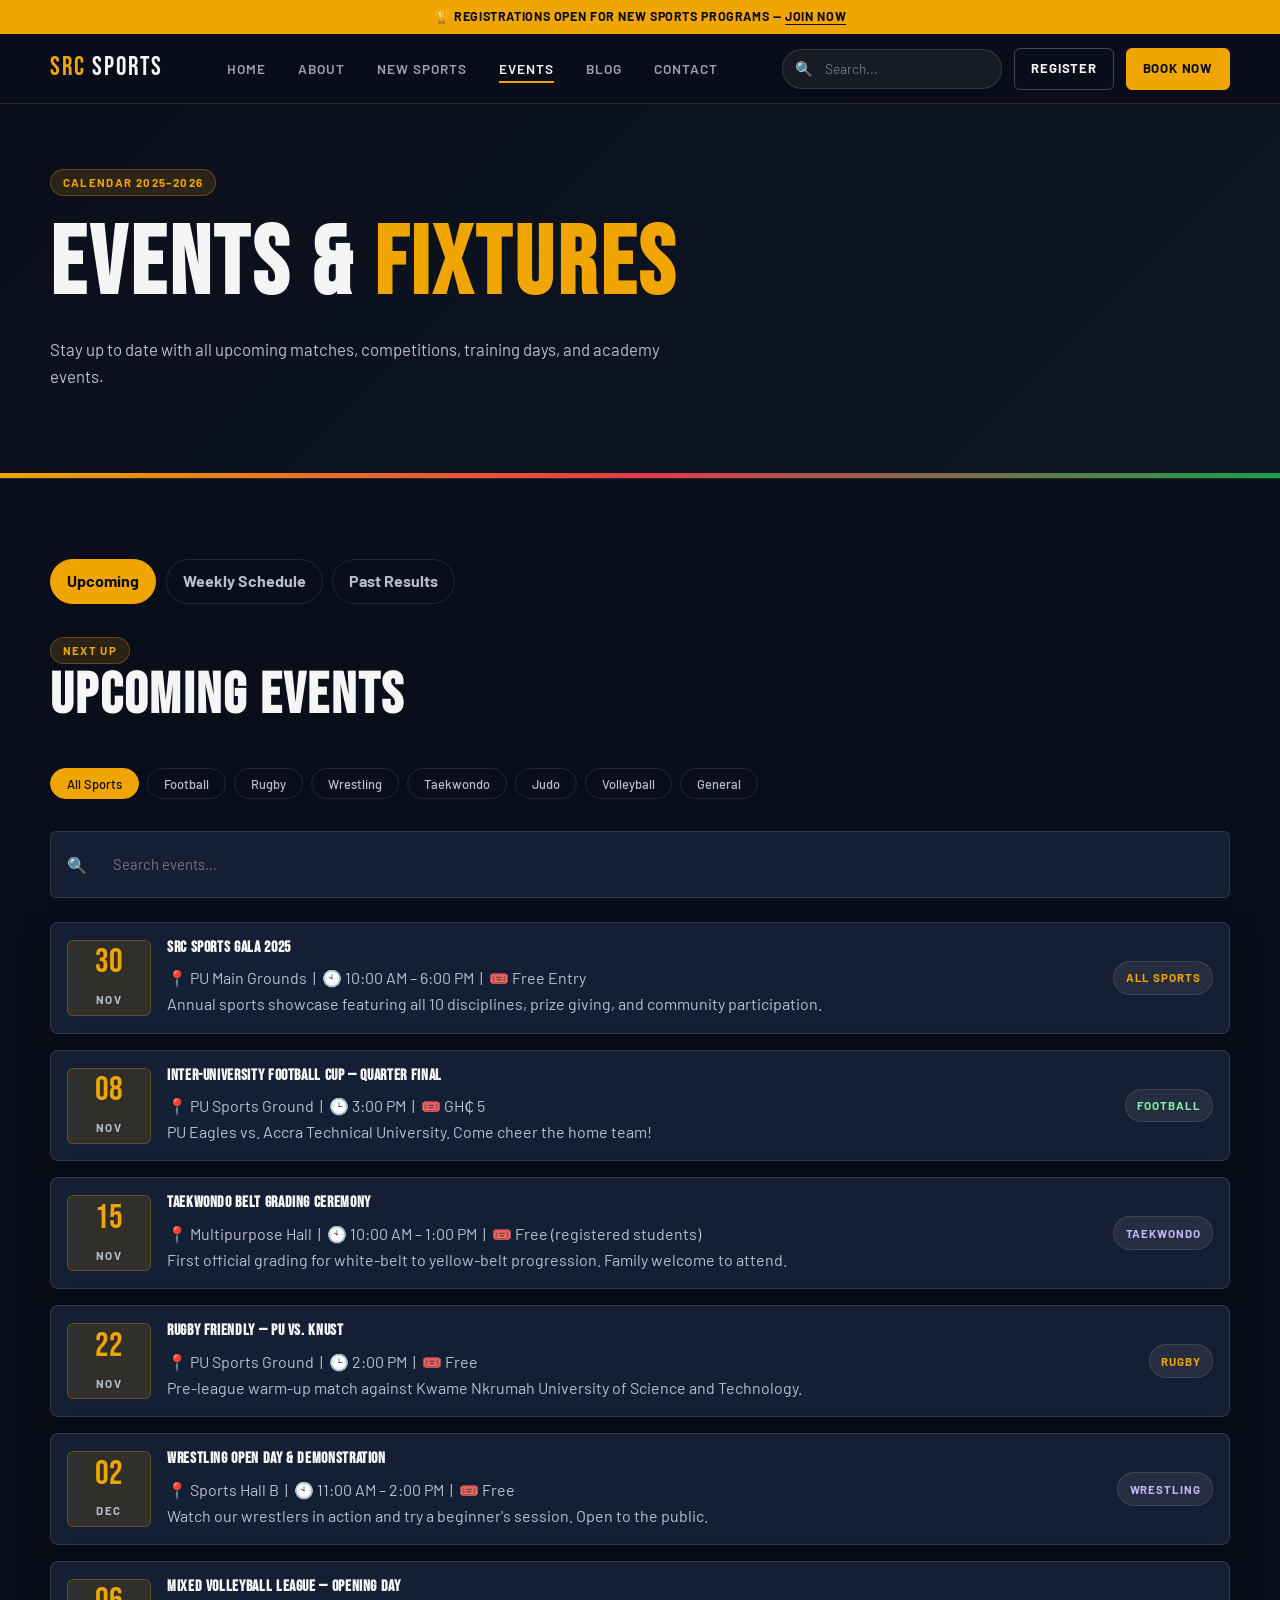
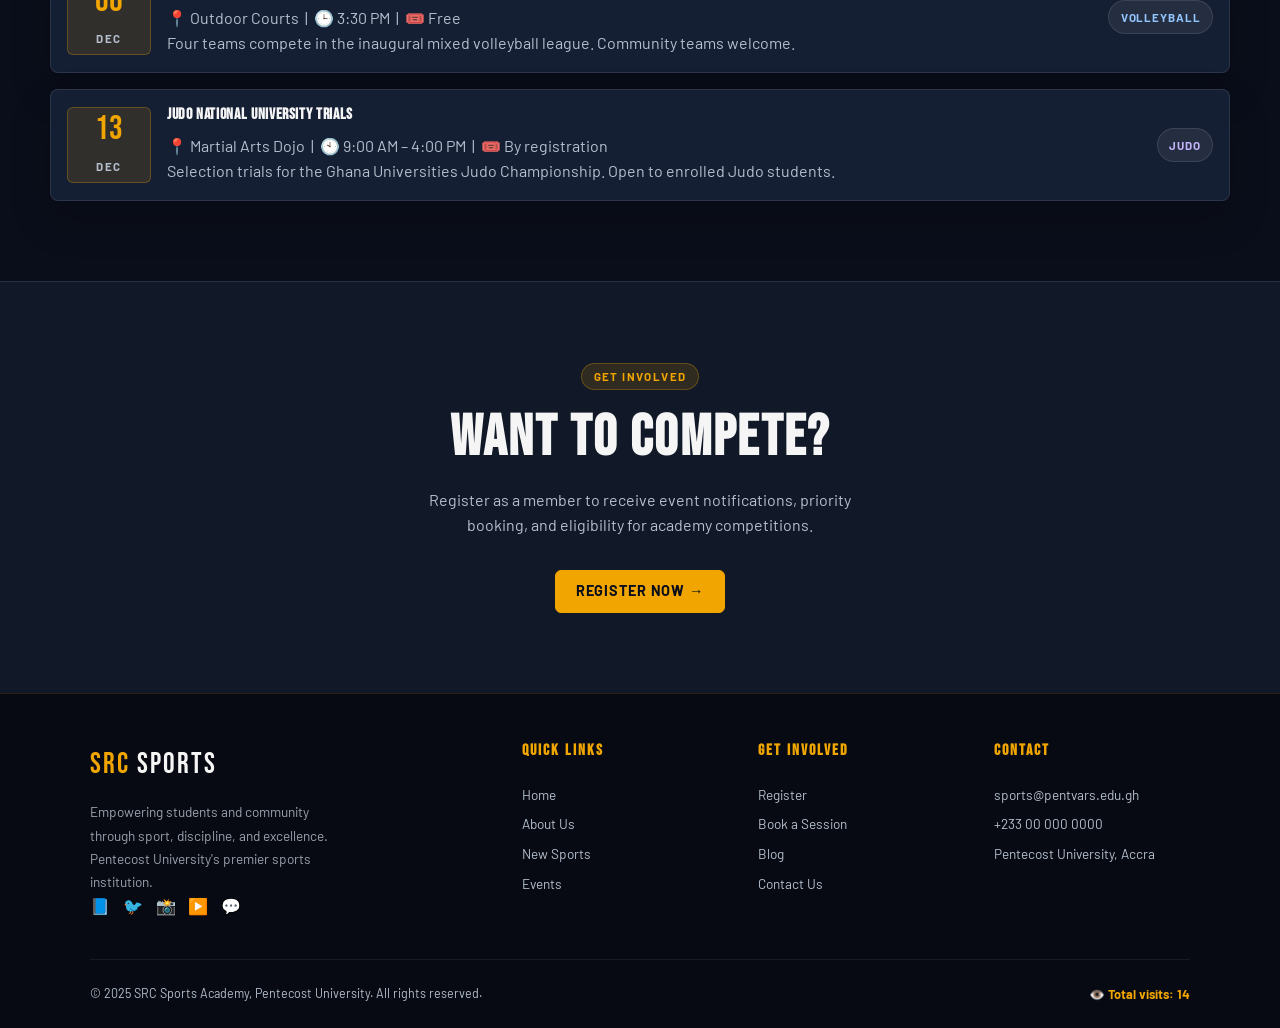
<file: pages/events.html>
<!DOCTYPE html>
<html lang="en">
<head>
  <meta charset="UTF-8"/>
  <meta name="viewport" content="width=device-width, initial-scale=1.0"/>
  <meta name="description" content="Upcoming sports events, fixtures, schedules, and competitions at SRC Sports Academy, Pentecost University."/>
  <title>Events &amp; Fixtures — SRC Sports Academy</title>
  <link rel="icon" href="data:image/svg+xml,<svg xmlns='http://www.w3.org/2000/svg' viewBox='0 0 100 100'><text y='.9em' font-size='90'>🏆</text></svg>"/>
  <link rel="stylesheet" href="../css/style.css"/>
  <style>
    .events-list { display: flex; flex-direction: column; gap: 1rem; }
    .filter-bar {
      display: flex; gap: 0.5rem; flex-wrap: wrap; margin-bottom: 2rem;
    }
    .filter-btn {
      font-size: 0.8rem; padding: 0.4rem 1rem;
      border-radius: 100px; border: 1px solid var(--clr-border);
      background: transparent; color: var(--clr-muted); cursor: pointer;
      transition: var(--transition); font-family: var(--ff-body); font-weight: 500;
    }
    .filter-btn:hover, .filter-btn.active {
      background: var(--clr-gold); color: var(--clr-bg); border-color: var(--clr-gold);
    }
    .search-bar-inline {
      display: flex; align-items: center; gap: 0.75rem;
      background: var(--clr-card); border: 1px solid var(--clr-border);
      border-radius: var(--radius-sm); padding: 0.5rem 1rem;
      margin-bottom: 1.5rem;
    }
    .search-bar-inline input {
      background: none; border: none; outline: none;
      color: var(--clr-text); font-family: var(--ff-body); font-size: 0.92rem; flex: 1;
    }
    .no-results { text-align: center; padding: 3rem; color: var(--clr-muted); font-size: 0.9rem; display: none; }
  </style>
</head>
<body>
  <div id="nav-placeholder"></div>

  <!-- Page Hero -->
  <section class="page-hero" aria-labelledby="events-title">
    <div class="container">
      <span class="badge">Calendar 2025–2026</span>
      <h1 id="events-title">Events &amp; <span class="text-gold">Fixtures</span></h1>
      <p>Stay up to date with all upcoming matches, competitions, training days, and academy events.</p>
    </div>
  </section>

  <!-- UPCOMING EVENTS -->
  <section class="section-pad" aria-labelledby="upcoming-heading">
    <div class="container">
      <!-- Tabs: Upcoming / Past / Schedule -->
      <div class="tab-nav" role="tablist" aria-label="Event categories">
        <button class="tab-btn active" data-tab="tab-upcoming" data-tab-group="events" role="tab" aria-selected="true" aria-controls="tab-upcoming">Upcoming</button>
        <button class="tab-btn"        data-tab="tab-schedule" data-tab-group="events" role="tab" aria-selected="false" aria-controls="tab-schedule">Weekly Schedule</button>
        <button class="tab-btn"        data-tab="tab-results"  data-tab-group="events" role="tab" aria-selected="false" aria-controls="tab-results">Past Results</button>
      </div>

      <!-- TAB: Upcoming Events -->
      <div class="tab-pane active" id="tab-upcoming" data-tab-content="events" role="tabpanel" aria-labelledby="tab-upcoming">
        <div class="section-heading">
          <span class="badge">Next Up</span>
          <h2 id="upcoming-heading">Upcoming Events</h2>
        </div>

        <!-- Filter bar -->
        <div class="filter-bar" role="group" aria-label="Filter events by sport">
          <button class="filter-btn active" data-filter="all">All Sports</button>
          <button class="filter-btn" data-filter="football">Football</button>
          <button class="filter-btn" data-filter="rugby">Rugby</button>
          <button class="filter-btn" data-filter="wrestling">Wrestling</button>
          <button class="filter-btn" data-filter="taekwondo">Taekwondo</button>
          <button class="filter-btn" data-filter="judo">Judo</button>
          <button class="filter-btn" data-filter="volleyball">Volleyball</button>
          <button class="filter-btn" data-filter="general">General</button>
        </div>

        <!-- jQuery filter input -->
        <div class="search-bar-inline" role="search">
          <span aria-hidden="true">🔍</span>
          <input type="search" id="content-filter" placeholder="Search events…" aria-label="Filter events by keyword"/>
        </div>

        <div class="events-list" id="events-upcoming" aria-label="Upcoming events list">

          <article class="event-item filterable-card" data-sport="general" aria-label="SRC Sports Gala event">
            <div class="event-date">
              <div class="day">30</div>
              <div class="month">Nov</div>
            </div>
            <div class="event-info">
              <h4>SRC Sports Gala 2025</h4>
              <p>📍 PU Main Grounds &nbsp;|&nbsp; 🕙 10:00 AM – 6:00 PM &nbsp;|&nbsp; 🎟️ Free Entry</p>
              <p>Annual sports showcase featuring all 10 disciplines, prize giving, and community participation.</p>
            </div>
            <span class="event-tag tag-general">All Sports</span>
          </article>

          <article class="event-item filterable-card" data-sport="football" aria-label="Inter-University Football match">
            <div class="event-date">
              <div class="day">08</div>
              <div class="month">Nov</div>
            </div>
            <div class="event-info">
              <h4>Inter-University Football Cup — Quarter Final</h4>
              <p>📍 PU Sports Ground &nbsp;|&nbsp; 🕒 3:00 PM &nbsp;|&nbsp; 🎟️ GH₵ 5</p>
              <p>PU Eagles vs. Accra Technical University. Come cheer the home team!</p>
            </div>
            <span class="event-tag tag-football">Football</span>
          </article>

          <article class="event-item filterable-card" data-sport="taekwondo" aria-label="Taekwondo grading event">
            <div class="event-date">
              <div class="day">15</div>
              <div class="month">Nov</div>
            </div>
            <div class="event-info">
              <h4>Taekwondo Belt Grading Ceremony</h4>
              <p>📍 Multipurpose Hall &nbsp;|&nbsp; 🕙 10:00 AM – 1:00 PM &nbsp;|&nbsp; 🎟️ Free (registered students)</p>
              <p>First official grading for white-belt to yellow-belt progression. Family welcome to attend.</p>
            </div>
            <span class="event-tag tag-taekwondo">Taekwondo</span>
          </article>

          <article class="event-item filterable-card" data-sport="rugby" aria-label="Rugby friendly match">
            <div class="event-date">
              <div class="day">22</div>
              <div class="month">Nov</div>
            </div>
            <div class="event-info">
              <h4>Rugby Friendly — PU vs. KNUST</h4>
              <p>📍 PU Sports Ground &nbsp;|&nbsp; 🕒 2:00 PM &nbsp;|&nbsp; 🎟️ Free</p>
              <p>Pre-league warm-up match against Kwame Nkrumah University of Science and Technology.</p>
            </div>
            <span class="event-tag tag-rugby">Rugby</span>
          </article>

          <article class="event-item filterable-card" data-sport="wrestling" aria-label="Wrestling Open Day">
            <div class="event-date">
              <div class="day">02</div>
              <div class="month">Dec</div>
            </div>
            <div class="event-info">
              <h4>Wrestling Open Day &amp; Demonstration</h4>
              <p>📍 Sports Hall B &nbsp;|&nbsp; 🕙 11:00 AM – 2:00 PM &nbsp;|&nbsp; 🎟️ Free</p>
              <p>Watch our wrestlers in action and try a beginner's session. Open to the public.</p>
            </div>
            <span class="event-tag tag-wrestling">Wrestling</span>
          </article>

          <article class="event-item filterable-card" data-sport="volleyball" aria-label="Volleyball league opener">
            <div class="event-date">
              <div class="day">06</div>
              <div class="month">Dec</div>
            </div>
            <div class="event-info">
              <h4>Mixed Volleyball League — Opening Day</h4>
              <p>📍 Outdoor Courts &nbsp;|&nbsp; 🕒 3:30 PM &nbsp;|&nbsp; 🎟️ Free</p>
              <p>Four teams compete in the inaugural mixed volleyball league. Community teams welcome.</p>
            </div>
            <span class="event-tag tag-volleyball">Volleyball</span>
          </article>

          <article class="event-item filterable-card" data-sport="judo" aria-label="Judo National Trials">
            <div class="event-date">
              <div class="day">13</div>
              <div class="month">Dec</div>
            </div>
            <div class="event-info">
              <h4>Judo National University Trials</h4>
              <p>📍 Martial Arts Dojo &nbsp;|&nbsp; 🕙 9:00 AM – 4:00 PM &nbsp;|&nbsp; 🎟️ By registration</p>
              <p>Selection trials for the Ghana Universities Judo Championship. Open to enrolled Judo students.</p>
            </div>
            <span class="event-tag tag-judo">Judo</span>
          </article>

        </div>
        <div class="no-results" id="no-results-msg" aria-live="polite">No events match your search.</div>
      </div>

      <!-- TAB: Weekly Schedule -->
      <div class="tab-pane" id="tab-schedule" data-tab-content="events" role="tabpanel" aria-labelledby="tab-schedule">
        <div class="section-heading">
          <span class="badge">Regular Training</span>
          <h2>Weekly Training Schedule</h2>
        </div>
        <div class="table-wrap" role="region" aria-label="Weekly training timetable">
          <table>
            <caption class="hidden">Weekly sports training schedule — days, times, venues and coaches</caption>
            <thead>
              <tr>
                <th scope="col">Sport</th>
                <th scope="col">Day(s)</th>
                <th scope="col">Time</th>
                <th scope="col">Venue</th>
                <th scope="col">Coach</th>
              </tr>
            </thead>
            <tbody>
              <tr>
                <td>⚽ Football</td>
                <td>Mon, Wed, Fri</td>
                <td>4:00 – 6:00 PM</td>
                <td>Main Pitch</td>
                <td>Coach Mensah</td>
              </tr>
              <tr>
                <td>🏉 Rugby</td>
                <td>Tue, Thu</td>
                <td>4:00 – 6:00 PM</td>
                <td>Sports Ground</td>
                <td>Coach Mensah</td>
              </tr>
              <tr>
                <td>🩰 Ballet</td>
                <td>Mon, Wed</td>
                <td>5:00 – 7:00 PM</td>
                <td>Dance Studio</td>
                <td>Coach Sarpong</td>
              </tr>
              <tr>
                <td>🏓 Table Tennis</td>
                <td>Tue, Thu, Sat</td>
                <td>2:00 – 4:00 PM</td>
                <td>Recreation Room</td>
                <td>Coach Osei</td>
              </tr>
              <tr>
                <td>🤾 Handball</td>
                <td>Mon, Wed</td>
                <td>3:00 – 5:00 PM</td>
                <td>Handball Court</td>
                <td>Coach Quaye</td>
              </tr>
              <tr>
                <td>🤸 Gymnastics</td>
                <td>Tue, Fri</td>
                <td>7:00 – 9:00 AM</td>
                <td>Gym Hall</td>
                <td>Coach Sarpong</td>
              </tr>
              <tr>
                <td>🤼 Wrestling <span class="badge" style="font-size:0.6rem;padding:0.1rem 0.4rem;">New</span></td>
                <td>Mon, Wed</td>
                <td>4:00 – 6:00 PM</td>
                <td>Sports Hall B</td>
                <td>Sensei Agyei</td>
              </tr>
              <tr>
                <td>🥋 Taekwondo <span class="badge" style="font-size:0.6rem;padding:0.1rem 0.4rem;">New</span></td>
                <td>Tue, Thu</td>
                <td>5:00 – 7:00 PM</td>
                <td>Multipurpose Hall</td>
                <td>Master Boateng</td>
              </tr>
              <tr>
                <td>🥋 Judo <span class="badge" style="font-size:0.6rem;padding:0.1rem 0.4rem;">New</span></td>
                <td>Saturday</td>
                <td>9:00 AM – 12:00 PM</td>
                <td>Martial Arts Dojo</td>
                <td>Sensei Darko</td>
              </tr>
              <tr>
                <td>🏐 Volleyball <span class="badge" style="font-size:0.6rem;padding:0.1rem 0.4rem;">New</span></td>
                <td>Friday</td>
                <td>3:00 – 5:30 PM</td>
                <td>Outdoor Courts / Gym</td>
                <td>Coach Tetteh</td>
              </tr>
            </tbody>
          </table>
        </div>
      </div>

      <!-- TAB: Past Results -->
      <div class="tab-pane" id="tab-results" data-tab-content="events" role="tabpanel" aria-labelledby="tab-results">
        <div class="section-heading">
          <span class="badge">History</span>
          <h2>Past Results &amp; Achievements</h2>
        </div>
        <div class="table-wrap" role="region" aria-label="Past sports results and achievements">
          <table>
            <caption class="hidden">Past competition results and achievements</caption>
            <thead>
              <tr>
                <th scope="col">Date</th>
                <th scope="col">Event</th>
                <th scope="col">Sport</th>
                <th scope="col">Result</th>
              </tr>
            </thead>
            <tbody>
              <tr>
                <td>Sep 20, 2025</td>
                <td>Greater Accra Universities League — Round 1</td>
                <td>⚽ Football</td>
                <td style="color:#4ade80;font-weight:600;">Won 3–1</td>
              </tr>
              <tr>
                <td>Sep 27, 2025</td>
                <td>Inter-University Table Tennis Open</td>
                <td>🏓 Table Tennis</td>
                <td style="color:#4ade80;font-weight:600;">🥈 2nd Place</td>
              </tr>
              <tr>
                <td>Oct 4, 2025</td>
                <td>Greater Accra Universities League — Round 2</td>
                <td>⚽ Football</td>
                <td style="color:var(--clr-accent);font-weight:600;">Lost 0–2</td>
              </tr>
              <tr>
                <td>Oct 11, 2025</td>
                <td>National Handball Championship — Qualifier</td>
                <td>🤾 Handball</td>
                <td style="color:#4ade80;font-weight:600;">Qualified ✅</td>
              </tr>
              <tr>
                <td>Oct 18, 2025</td>
                <td>Rugby Pre-Season Friendly vs. UG</td>
                <td>🏉 Rugby</td>
                <td style="color:#f59e0b;font-weight:600;">Draw 14–14</td>
              </tr>
              <tr>
                <td>Oct 25, 2025</td>
                <td>Greater Accra Universities League — Round 3</td>
                <td>⚽ Football</td>
                <td style="color:#4ade80;font-weight:600;">Won 2–0</td>
              </tr>
            </tbody>
          </table>
        </div>
      </div>

    </div>
  </section>

  <!-- CALL TO ACTION -->
  <section class="section-pad" style="background:var(--clr-surface);border-top:1px solid var(--clr-border);" aria-labelledby="event-cta">
    <div class="container text-center">
      <span class="badge">Get Involved</span>
      <h2 id="event-cta" style="margin:1rem 0;">Want to Compete?</h2>
      <p style="margin-bottom:2rem;max-width:480px;margin-left:auto;margin-right:auto;">Register as a member to receive event notifications, priority booking, and eligibility for academy competitions.</p>
      <a href="register.html" class="btn btn-primary">Register Now →</a>
    </div>
  </section>

  <div id="footer-placeholder"></div>

  <script src="https://code.jquery.com/jquery-3.7.1.min.js" crossorigin="anonymous"></script>
  <script src="../js/layout.js"></script>
  <script src="../js/main.js"></script>
  <script>
    /* Filter buttons for events */
    document.addEventListener("DOMContentLoaded", function () {
      const filterBtns = document.querySelectorAll(".filter-btn");
      filterBtns.forEach(function (btn) {
        btn.addEventListener("click", function () {
          filterBtns.forEach(function (b) { b.classList.remove("active"); });
          btn.classList.add("active");
          const filter = btn.dataset.filter;
          const items  = document.querySelectorAll(".filterable-card");
          let visible  = 0;
          items.forEach(function (item) {
            if (filter === "all" || item.dataset.sport === filter) {
              item.style.display = "";
              visible++;
            } else {
              item.style.display = "none";
            }
          });
          document.getElementById("no-results-msg").style.display = visible === 0 ? "block" : "none";
        });
      });
    });
  </script>
</body>
</html>
</file>
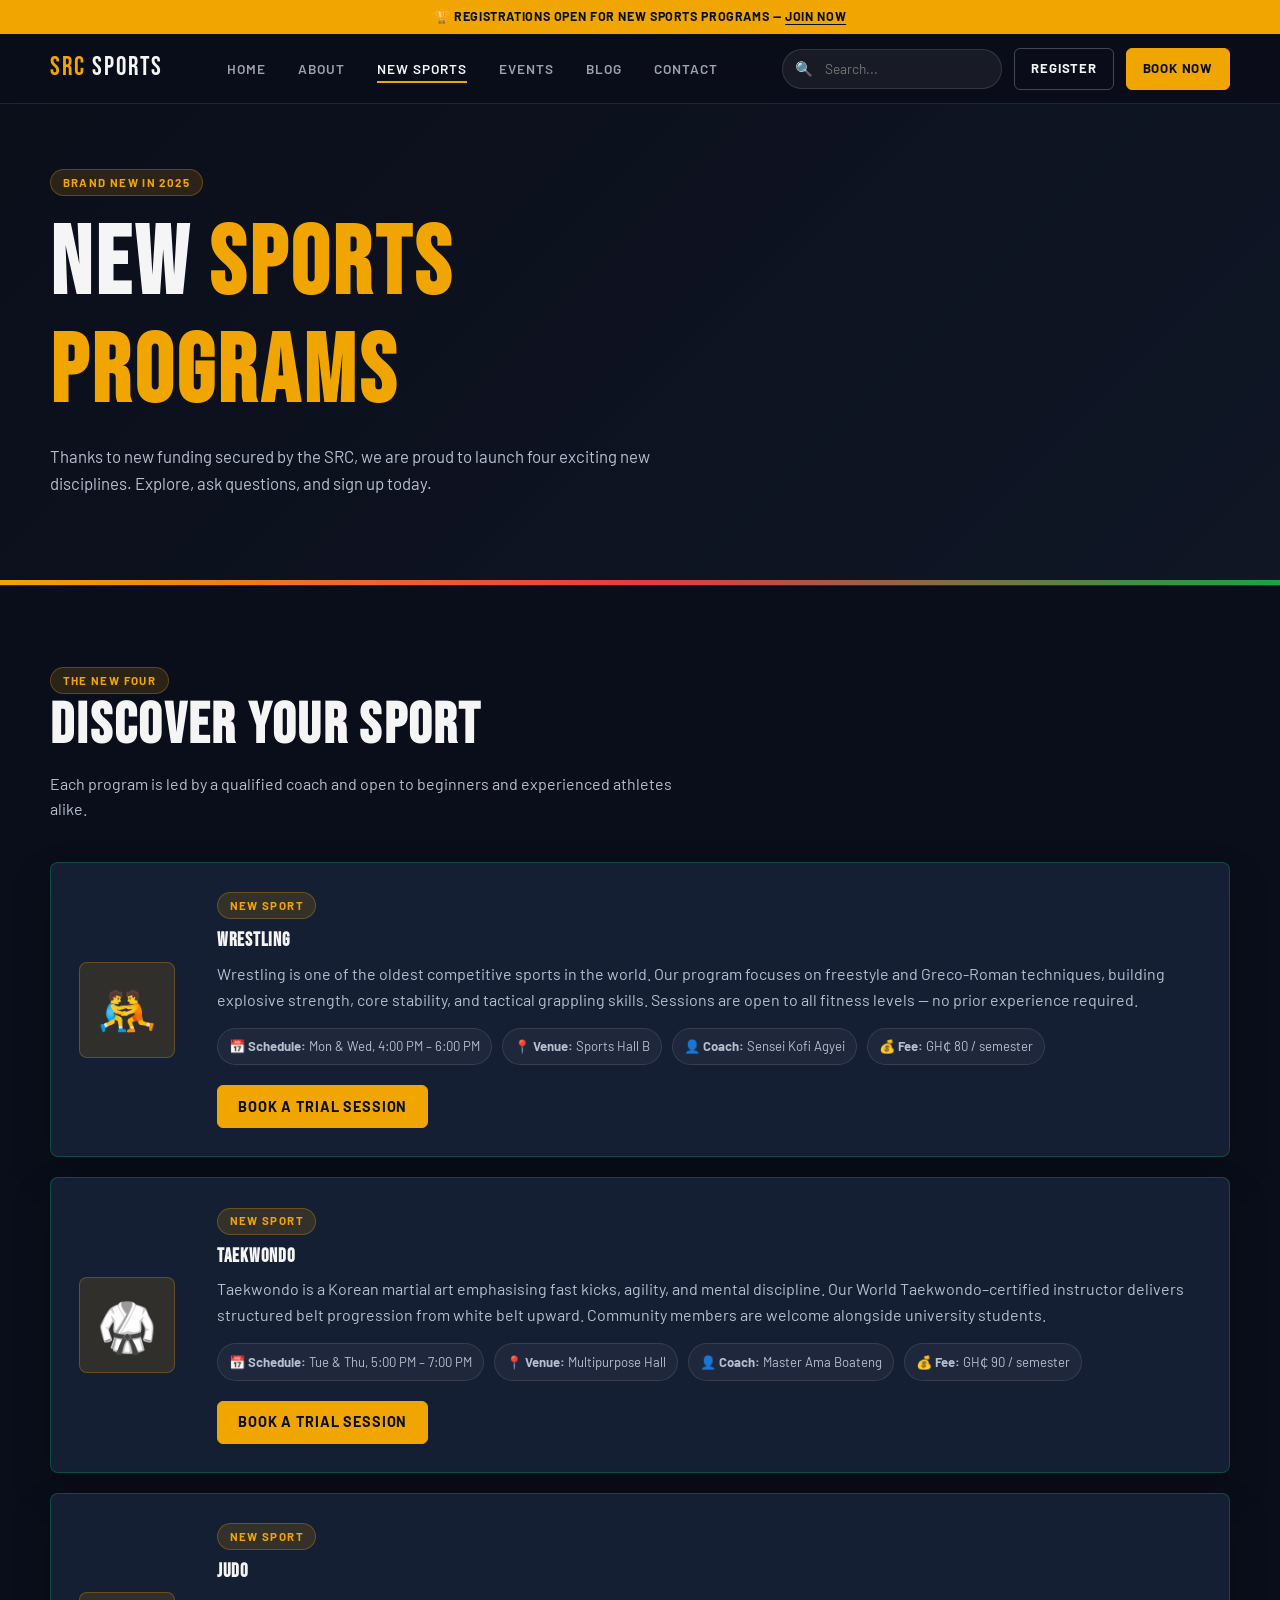
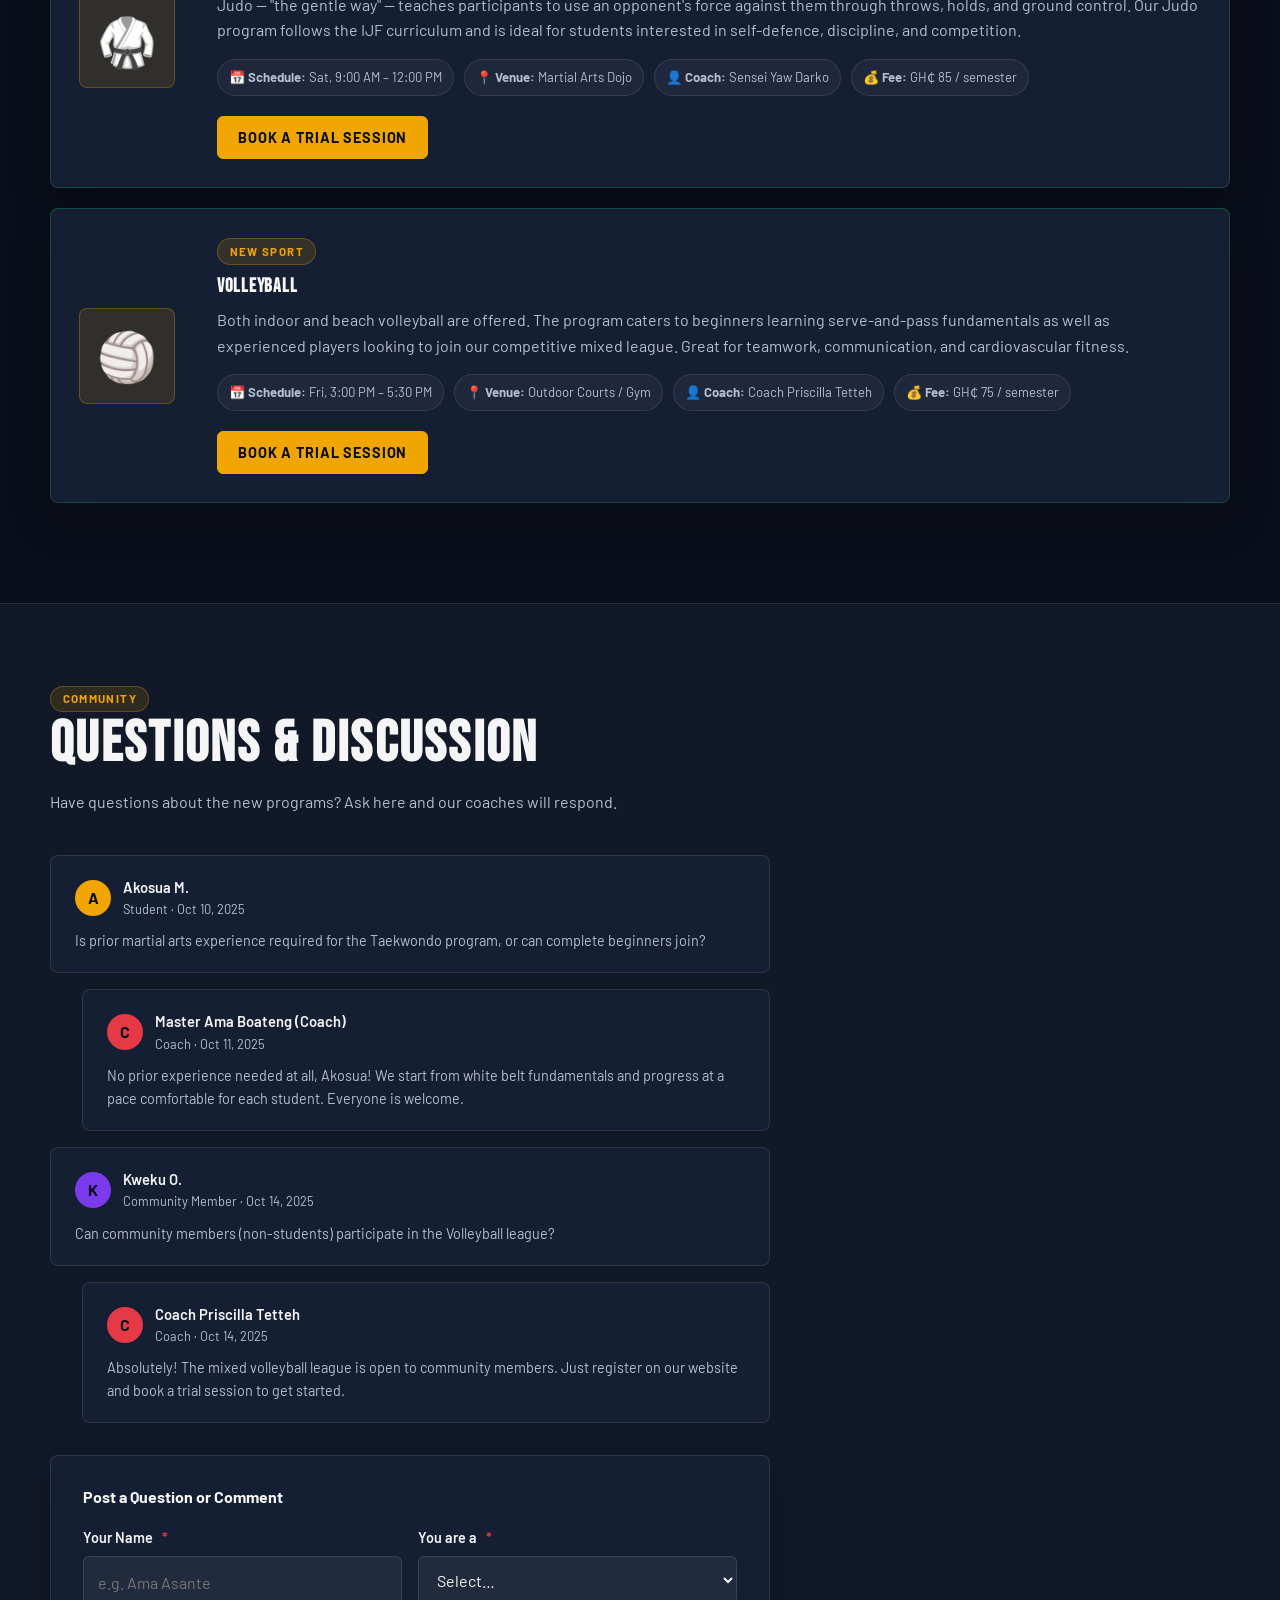
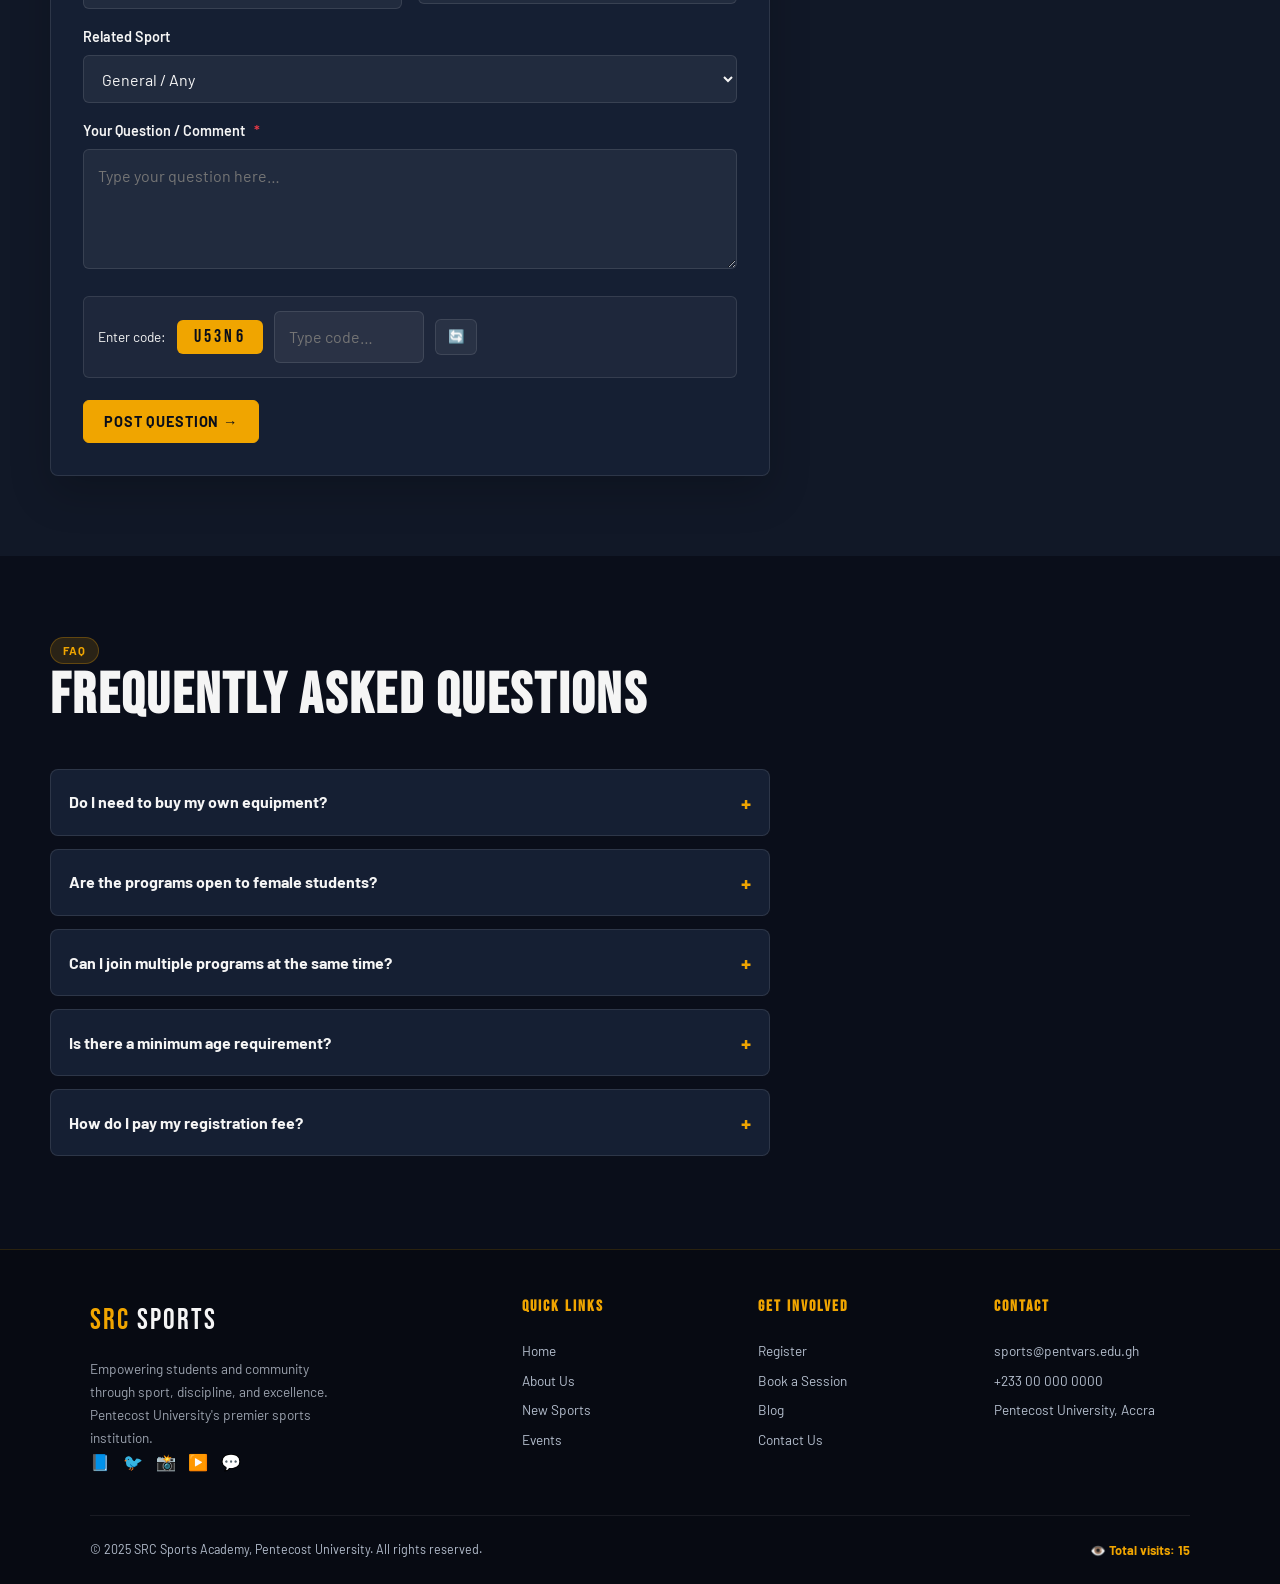
<file: pages/new-activities.html>
<!DOCTYPE html>
<html lang="en">
<head>
  <meta charset="UTF-8"/>
  <meta name="viewport" content="width=device-width, initial-scale=1.0"/>
  <meta name="description" content="Discover the four new sports at SRC Sports Academy — Wrestling, Taekwondo, Judo, and Volleyball. Join trials and community Q&A."/>
  <title>New Activities — SRC Sports Academy</title>
  <link rel="icon" href="data:image/svg+xml,<svg xmlns='http://www.w3.org/2000/svg' viewBox='0 0 100 100'><text y='.9em' font-size='90'>🏆</text></svg>"/>
  <link rel="stylesheet" href="../css/style.css"/>
  <style>
    .forum-post {
      background: var(--clr-card);
      border: 1px solid var(--clr-border);
      border-radius: var(--radius-md);
      padding: 1.25rem 1.5rem;
      margin-bottom: 1rem;
      transition: var(--transition);
    }
    .forum-post:hover { border-color: rgba(240,180,41,0.3); }
    .forum-post-header { display: flex; align-items: center; gap: 0.75rem; margin-bottom: 0.6rem; }
    .forum-avatar {
      width: 36px; height: 36px; border-radius: 50%;
      background: var(--clr-gold);
      display: flex; align-items: center; justify-content: center;
      font-size: 1rem; color: var(--clr-bg); font-weight: 700;
      flex-shrink: 0;
    }
    .forum-post-header .meta { font-size: 0.8rem; color: var(--clr-muted); }
    .forum-post-header .name { font-weight: 600; color: var(--clr-text); font-size: 0.92rem; }
    .forum-post p { font-size: 0.9rem; }
    .forum-reply-form textarea {
      width: 100%; background: var(--clr-surface); border: 1px solid var(--clr-border);
      border-radius: var(--radius-sm); color: var(--clr-text); font-family: var(--ff-body);
      font-size: 0.92rem; padding: 0.75rem 1rem; resize: vertical; min-height: 90px;
      outline: none; transition: var(--transition);
    }
    .forum-reply-form textarea:focus { border-color: var(--clr-gold); box-shadow: 0 0 0 3px rgba(240,180,41,0.12); }
    #forum-thread { margin-top: 1.5rem; }
  </style>
</head>
<body>
  <div id="nav-placeholder"></div>

  <!-- Page Hero -->
  <section class="page-hero" aria-labelledby="new-title">
    <div class="container">
      <span class="badge">Brand New in 2025</span>
      <h1 id="new-title">New <span class="text-gold">Sports Programs</span></h1>
      <p>Thanks to new funding secured by the SRC, we are proud to launch four exciting new disciplines. Explore, ask questions, and sign up today.</p>
    </div>
  </section>

  <!-- NEW SPORTS DETAIL -->
  <section class="section-pad" aria-labelledby="new-sports-list">
    <div class="container">
      <div class="section-heading">
        <span class="badge">The New Four</span>
        <h2 id="new-sports-list">Discover Your Sport</h2>
        <p>Each program is led by a qualified coach and open to beginners and experienced athletes alike.</p>
      </div>

      <!-- Wrestling -->
      <div class="new-sport-full" aria-label="Wrestling program">
        <div class="sport-icon-lg" aria-hidden="true">🤼</div>
        <div>
          <span class="badge" style="margin-bottom:0.75rem;">New Sport</span>
          <h3>Wrestling</h3>
          <p>Wrestling is one of the oldest competitive sports in the world. Our program focuses on freestyle and Greco-Roman techniques, building explosive strength, core stability, and tactical grappling skills. Sessions are open to all fitness levels — no prior experience required.</p>
          <div class="details">
            <span class="detail-pill">📅 <strong>Schedule:</strong> Mon &amp; Wed, 4:00 PM – 6:00 PM</span>
            <span class="detail-pill">📍 <strong>Venue:</strong> Sports Hall B</span>
            <span class="detail-pill">👤 <strong>Coach:</strong> Sensei Kofi Agyei</span>
            <span class="detail-pill">💰 <strong>Fee:</strong> GH₵ 80 / semester</span>
          </div>
          <a href="book.html" class="btn btn-primary" style="margin-top:1.25rem;">Book a Trial Session</a>
        </div>
      </div>

      <!-- Taekwondo -->
      <div class="new-sport-full" aria-label="Taekwondo program">
        <div class="sport-icon-lg" aria-hidden="true">🥋</div>
        <div>
          <span class="badge" style="margin-bottom:0.75rem;">New Sport</span>
          <h3>Taekwondo</h3>
          <p>Taekwondo is a Korean martial art emphasising fast kicks, agility, and mental discipline. Our World Taekwondo–certified instructor delivers structured belt progression from white belt upward. Community members are welcome alongside university students.</p>
          <div class="details">
            <span class="detail-pill">📅 <strong>Schedule:</strong> Tue &amp; Thu, 5:00 PM – 7:00 PM</span>
            <span class="detail-pill">📍 <strong>Venue:</strong> Multipurpose Hall</span>
            <span class="detail-pill">👤 <strong>Coach:</strong> Master Ama Boateng</span>
            <span class="detail-pill">💰 <strong>Fee:</strong> GH₵ 90 / semester</span>
          </div>
          <a href="book.html" class="btn btn-primary" style="margin-top:1.25rem;">Book a Trial Session</a>
        </div>
      </div>

      <!-- Judo -->
      <div class="new-sport-full" aria-label="Judo program">
        <div class="sport-icon-lg" aria-hidden="true">🥋</div>
        <div>
          <span class="badge" style="margin-bottom:0.75rem;">New Sport</span>
          <h3>Judo</h3>
          <p>Judo — "the gentle way" — teaches participants to use an opponent's force against them through throws, holds, and ground control. Our Judo program follows the IJF curriculum and is ideal for students interested in self-defence, discipline, and competition.</p>
          <div class="details">
            <span class="detail-pill">📅 <strong>Schedule:</strong> Sat, 9:00 AM – 12:00 PM</span>
            <span class="detail-pill">📍 <strong>Venue:</strong> Martial Arts Dojo</span>
            <span class="detail-pill">👤 <strong>Coach:</strong> Sensei Yaw Darko</span>
            <span class="detail-pill">💰 <strong>Fee:</strong> GH₵ 85 / semester</span>
          </div>
          <a href="book.html" class="btn btn-primary" style="margin-top:1.25rem;">Book a Trial Session</a>
        </div>
      </div>

      <!-- Volleyball -->
      <div class="new-sport-full" aria-label="Volleyball program">
        <div class="sport-icon-lg" aria-hidden="true">🏐</div>
        <div>
          <span class="badge" style="margin-bottom:0.75rem;">New Sport</span>
          <h3>Volleyball</h3>
          <p>Both indoor and beach volleyball are offered. The program caters to beginners learning serve-and-pass fundamentals as well as experienced players looking to join our competitive mixed league. Great for teamwork, communication, and cardiovascular fitness.</p>
          <div class="details">
            <span class="detail-pill">📅 <strong>Schedule:</strong> Fri, 3:00 PM – 5:30 PM</span>
            <span class="detail-pill">📍 <strong>Venue:</strong> Outdoor Courts / Gym</span>
            <span class="detail-pill">👤 <strong>Coach:</strong> Coach Priscilla Tetteh</span>
            <span class="detail-pill">💰 <strong>Fee:</strong> GH₵ 75 / semester</span>
          </div>
          <a href="book.html" class="btn btn-primary" style="margin-top:1.25rem;">Book a Trial Session</a>
        </div>
      </div>
    </div>
  </section>

  <!-- COMMUNITY Q&A / FORUM -->
  <section class="section-pad" style="background:var(--clr-surface);border-top:1px solid var(--clr-border);" aria-labelledby="forum-heading">
    <div class="container">
      <div class="section-heading">
        <span class="badge">Community</span>
        <h2 id="forum-heading">Questions &amp; Discussion</h2>
        <p>Have questions about the new programs? Ask here and our coaches will respond.</p>
      </div>

      <div style="max-width:720px;">
        <!-- Existing posts -->
        <div id="forum-thread" aria-live="polite" aria-label="Community forum posts">
          <div class="forum-post">
            <div class="forum-post-header">
              <div class="forum-avatar" aria-hidden="true">A</div>
              <div>
                <div class="name">Akosua M.</div>
                <div class="meta">Student · Oct 10, 2025</div>
              </div>
            </div>
            <p>Is prior martial arts experience required for the Taekwondo program, or can complete beginners join?</p>
          </div>
          <div class="forum-post" style="margin-left:2rem;">
            <div class="forum-post-header">
              <div class="forum-avatar" style="background:var(--clr-accent);" aria-hidden="true">C</div>
              <div>
                <div class="name">Master Ama Boateng (Coach)</div>
                <div class="meta">Coach · Oct 11, 2025</div>
              </div>
            </div>
            <p>No prior experience needed at all, Akosua! We start from white belt fundamentals and progress at a pace comfortable for each student. Everyone is welcome.</p>
          </div>

          <div class="forum-post">
            <div class="forum-post-header">
              <div class="forum-avatar" style="background:#7c3aed;" aria-hidden="true">K</div>
              <div>
                <div class="name">Kweku O.</div>
                <div class="meta">Community Member · Oct 14, 2025</div>
              </div>
            </div>
            <p>Can community members (non-students) participate in the Volleyball league?</p>
          </div>
          <div class="forum-post" style="margin-left:2rem;">
            <div class="forum-post-header">
              <div class="forum-avatar" style="background:var(--clr-accent);" aria-hidden="true">C</div>
              <div>
                <div class="name">Coach Priscilla Tetteh</div>
                <div class="meta">Coach · Oct 14, 2025</div>
              </div>
            </div>
            <p>Absolutely! The mixed volleyball league is open to community members. Just register on our website and book a trial session to get started.</p>
          </div>
        </div>

        <!-- Post a question form -->
        <div class="form-wrap" style="margin-top:2rem;">
          <h4 style="margin-bottom:1.25rem;">Post a Question or Comment</h4>
          <form data-validate data-form-type="contact" id="forum-form" aria-label="Post a question to the forum">
            <div class="form-row">
              <div class="form-group">
                <label for="forum-name">Your Name <span class="req" aria-hidden="true">*</span></label>
                <input type="text" id="forum-name" name="name" required minlength="2" placeholder="e.g. Ama Asante" aria-required="true"/>
                <span class="error-msg" role="alert">Please enter your name.</span>
              </div>
              <div class="form-group">
                <label for="forum-role">You are a <span class="req" aria-hidden="true">*</span></label>
                <select id="forum-role" name="role" required aria-required="true">
                  <option value="">Select…</option>
                  <option>Student</option>
                  <option>Community Member</option>
                  <option>Parent</option>
                  <option>Other</option>
                </select>
                <span class="error-msg" role="alert">Please select your role.</span>
              </div>
            </div>
            <div class="form-group">
              <label for="forum-sport">Related Sport</label>
              <select id="forum-sport" name="sport">
                <option value="">General / Any</option>
                <option>Wrestling</option>
                <option>Taekwondo</option>
                <option>Judo</option>
                <option>Volleyball</option>
              </select>
            </div>
            <div class="form-group">
              <label for="forum-msg">Your Question / Comment <span class="req" aria-hidden="true">*</span></label>
              <textarea id="forum-msg" name="message" required minlength="10" placeholder="Type your question here…" aria-required="true"></textarea>
              <span class="error-msg" role="alert">Please enter a message (min 10 characters).</span>
            </div>
            <!-- CAPTCHA -->
            <div class="captcha-box" role="group" aria-label="CAPTCHA verification">
              <label for="forum-captcha" style="white-space:nowrap;font-size:0.85rem;color:var(--clr-text);">Enter code:</label>
              <span class="captcha-challenge" aria-label="CAPTCHA code — enter the characters shown">XXXXX</span>
              <input type="text" id="forum-captcha" name="captcha" maxlength="5" placeholder="Type code…" aria-label="CAPTCHA answer" autocomplete="off"/>
              <button type="button" class="captcha-refresh" aria-label="Refresh CAPTCHA code">🔄</button>
            </div>
            <div class="form-submit">
              <button type="submit" class="btn btn-primary">Post Question →</button>
            </div>
          </form>
        </div>
      </div>
    </div>
  </section>

  <!-- FAQ ACCORDION -->
  <section class="section-pad" aria-labelledby="faq-heading">
    <div class="container">
      <div class="section-heading">
        <span class="badge">FAQ</span>
        <h2 id="faq-heading">Frequently Asked Questions</h2>
      </div>
      <div style="max-width:720px;" role="list">
        <div class="accordion-item" role="listitem">
          <button class="accordion-header" aria-expanded="false">
            Do I need to buy my own equipment?
            <span class="icon" aria-hidden="true">+</span>
          </button>
          <div class="accordion-body">
            <div class="accordion-body-inner">
              <p>For trial sessions, basic equipment is provided by the Academy. Once you enrol, you will need to purchase your own uniform (gi/dobok). The Academy can assist with sourcing affordable options locally.</p>
            </div>
          </div>
        </div>
        <div class="accordion-item" role="listitem">
          <button class="accordion-header" aria-expanded="false">
            Are the programs open to female students?
            <span class="icon" aria-hidden="true">+</span>
          </button>
          <div class="accordion-body">
            <div class="accordion-body-inner">
              <p>Absolutely. All four new programs are fully co-ed and actively encourage female participation. We have both male and female assistant coaches in each discipline.</p>
            </div>
          </div>
        </div>
        <div class="accordion-item" role="listitem">
          <button class="accordion-header" aria-expanded="false">
            Can I join multiple programs at the same time?
            <span class="icon" aria-hidden="true">+</span>
          </button>
          <div class="accordion-body">
            <div class="accordion-body-inner">
              <p>Yes! You may register for up to two sports programs concurrently. Each program has its own fee structure. Contact us for a bundled discount if you enrol in more than one.</p>
            </div>
          </div>
        </div>
        <div class="accordion-item" role="listitem">
          <button class="accordion-header" aria-expanded="false">
            Is there a minimum age requirement?
            <span class="icon" aria-hidden="true">+</span>
          </button>
          <div class="accordion-body">
            <div class="accordion-body-inner">
              <p>University students have no minimum age restriction. For community participants, the minimum age is 15 for all programs. Parental consent is required for participants under 18.</p>
            </div>
          </div>
        </div>
        <div class="accordion-item" role="listitem">
          <button class="accordion-header" aria-expanded="false">
            How do I pay my registration fee?
            <span class="icon" aria-hidden="true">+</span>
          </button>
          <div class="accordion-body">
            <div class="accordion-body-inner">
              <p>Currently fees are paid in person at the SRC Sports Office (Room 12, Student Union Building). Mobile Money (MTN / Vodafone) payment is coming soon. Online payment integration is planned for Semester 2 2026.</p>
            </div>
          </div>
        </div>
      </div>
    </div>
  </section>

  <div id="footer-placeholder"></div>
  <script src="https://code.jquery.com/jquery-3.7.1.min.js" crossorigin="anonymous"></script>
  <script src="../js/layout.js"></script>
  <script src="../js/main.js"></script>
</body>
</html>
</file>
<file: css/style.css>
@import url('https://fonts.googleapis.com/css2?family=Bebas+Neue&family=Barlow:wght@300;400;500;600;700&display=swap');

:root {
  --navy:       #0a0e1a;
  --navy-mid:   #111827;
  --navy-light: #1e2d4a;
  --gold:       #f0a500;
  --gold-light: #ffc840;
  --accent:     #e63946;
  --green:      #00c878;
  --white:      #f5f5f5;
  --gray:       #9ca3af;
  --muted:      #b5bfce;
  --card-bg:    #151f33;
  --font-display: 'Bebas Neue', 'Impact', sans-serif;
  --font-body:    'Barlow', 'Segoe UI', sans-serif;
  --transition:   0.3s ease;
  --radius:       8px;
  --shadow:       0 8px 32px rgba(0,0,0,0.45);

  --clr-bg:       var(--navy);
  --clr-surface:  var(--navy-mid);
  --clr-card:     var(--card-bg);
  --clr-border:   rgba(255,255,255,0.1);
  --clr-text:     var(--white);
  --clr-muted:    var(--muted);
  --clr-gold:     var(--gold);
  --clr-accent:   var(--accent);
  --ff-display:   var(--font-display);
  --ff-body:      var(--font-body);
  --radius-sm:    6px;
  --radius-md:    8px;
  --radius-lg:    8px;
}

/* --- Reset & Base --- */
*, *::before, *::after { box-sizing: border-box; margin: 0; padding: 0; }

html { scroll-behavior: smooth; }

body {
  background-color: var(--navy);
  color: var(--white);
  font-family: var(--font-body);
  font-size: 16px;
  line-height: 1.6;
  overflow-x: hidden;
}

img { max-width: 100%; display: block; }
a  { color: inherit; text-decoration: none; }
ul { list-style: none; }

p { color: var(--clr-muted); }

h1, h2, h3, h4, h5 {
  color: var(--clr-text);
  line-height: 1.12;
}

.container {
  width: min(100% - 2rem, 1180px);
  margin-inline: auto;
}

.section-pad {
  padding: 5rem 0;
}

.text-center { text-align: center; }
.text-gold { color: var(--clr-gold); }
.sr-only,
.hidden {
  position: absolute;
  width: 1px;
  height: 1px;
  padding: 0;
  margin: -1px;
  overflow: hidden;
  clip: rect(0,0,0,0);
  white-space: nowrap;
  border: 0;
}

.badge {
  display: inline-flex;
  align-items: center;
  gap: 0.35rem;
  width: fit-content;
  border-radius: 999px;
  background: rgba(240,165,0,0.14);
  border: 1px solid rgba(240,165,0,0.28);
  color: var(--clr-gold);
  font-size: 0.72rem;
  font-weight: 700;
  letter-spacing: 0.12em;
  line-height: 1;
  text-transform: uppercase;
  padding: 0.42rem 0.72rem;
}

/* ============================================================
   NAVBAR
   ============================================================ */
.navbar {
  position: fixed;
  top: 0; left: 0; right: 0;
  z-index: 1000;
  display: flex;
  align-items: center;
  justify-content: space-between;
  padding: 0 2rem;
  height: 70px;
  background: rgba(10, 14, 26, 0.92);
  backdrop-filter: blur(10px);
  border-bottom: 1px solid rgba(240, 165, 0, 0.15);
  transition: background var(--transition);
}

.navbar.scrolled { background: rgba(10, 14, 26, 0.99); }

.nav-logo {
  font-family: var(--font-display);
  font-size: 1.6rem;
  letter-spacing: 2px;
  color: var(--gold);
}
.nav-logo span { color: var(--white); }

.nav-links {
  display: flex;
  gap: 2rem;
  align-items: center;
}

.nav-links a {
  font-size: 0.85rem;
  font-weight: 600;
  letter-spacing: 1px;
  text-transform: uppercase;
  color: var(--gray);
  transition: color var(--transition);
  position: relative;
}
.nav-links a::after {
  content: '';
  position: absolute;
  bottom: -4px; left: 0;
  width: 0; height: 2px;
  background: var(--gold);
  transition: width var(--transition);
}
.nav-links a:hover,
.nav-links a:focus {
  color: var(--white);
  outline: none;
}
.nav-links a:hover::after,
.nav-links a:focus::after { width: 100%; }

/* Search bar */
.nav-search {
  display: flex;
  align-items: center;
  background: rgba(255,255,255,0.06);
  border: 1px solid rgba(255,255,255,0.12);
  border-radius: 25px;
  overflow: hidden;
  transition: border-color var(--transition);
}
.nav-search:focus-within { border-color: var(--gold); }

.nav-search input {
  background: transparent;
  border: none;
  color: var(--white);
  padding: 0.4rem 0.8rem;
  font-family: var(--font-body);
  font-size: 0.85rem;
  width: 160px;
  outline: none;
}
.nav-search input::placeholder { color: var(--gray); }

.nav-search button {
  background: none;
  border: none;
  color: var(--gold);
  padding: 0.4rem 0.8rem;
  cursor: pointer;
  font-size: 1rem;
  transition: color var(--transition);
}
.nav-search button:hover { color: var(--gold-light); }

/* Book Now CTA */
.btn-book {
  background: var(--gold);
  color: var(--navy);
  font-weight: 700;
  font-size: 0.8rem;
  letter-spacing: 1.5px;
  text-transform: uppercase;
  padding: 0.55rem 1.3rem;
  border-radius: 25px;
  border: 2px solid var(--gold);
  cursor: pointer;
  transition: background var(--transition), color var(--transition), transform 0.15s;
  white-space: nowrap;
}
.btn-book:hover, .btn-book:focus {
  background: transparent;
  color: var(--gold);
  transform: scale(1.04);
  outline: 2px solid var(--gold);
  outline-offset: 2px;
}

/* Hamburger */
.hamburger {
  display: none;
  flex-direction: column;
  gap: 5px;
  cursor: pointer;
  background: none;
  border: none;
  padding: 6px;
  border-radius: 4px;
}
.hamburger span {
  display: block;
  width: 24px; height: 2px;
  background: var(--white);
  border-radius: 2px;
  transition: transform 0.3s, opacity 0.3s;
}
.hamburger.open span:nth-child(1) { transform: translateY(7px) rotate(45deg); }
.hamburger.open span:nth-child(2) { opacity: 0; }
.hamburger.open span:nth-child(3) { transform: translateY(-7px) rotate(-45deg); }

/* Mobile nav */
.mobile-nav {
  display: none;
  flex-direction: column;
  position: fixed;
  top: 70px; left: 0; right: 0;
  background: var(--navy-mid);
  border-top: 1px solid rgba(240,165,0,0.2);
  padding: 1.5rem 2rem;
  gap: 1.2rem;
  z-index: 999;
}
.mobile-nav.open { display: flex; }
.mobile-nav a {
  font-size: 1rem;
  font-weight: 600;
  text-transform: uppercase;
  color: var(--gray);
  transition: color var(--transition);
}
.mobile-nav a:hover, .mobile-nav a:focus { color: var(--gold); outline: none; }

/* ============================================================
   HERO SECTION
   ============================================================ */
.hero {
  position: relative;
  min-height: 100vh;
  display: flex;
  align-items: center;
  justify-content: center;
  text-align: center;
  overflow: hidden;
}

.hero-video {
  position: absolute;
  inset: 0;
  width: 100%; height: 100%;
  object-fit: cover;
  z-index: 0;
  opacity: 0.35;
}

.hero-overlay {
  position: absolute;
  inset: 0;
  background: linear-gradient(
    135deg,
    rgba(10,14,26,0.85) 0%,
    rgba(10,14,26,0.5) 50%,
    rgba(10,14,26,0.75) 100%
  );
  z-index: 1;
}

/* Animated diagonal accent lines */
.hero-overlay::before {
  content: '';
  position: absolute;
  inset: 0;
  background: repeating-linear-gradient(
    -55deg,
    transparent,
    transparent 60px,
    rgba(240,165,0,0.03) 60px,
    rgba(240,165,0,0.03) 61px
  );
}

.hero-content {
  position: relative;
  z-index: 2;
  max-width: 800px;
  padding: 2rem;
  animation: heroFadeUp 1s ease forwards;
}

@keyframes heroFadeUp {
  from { opacity: 0; transform: translateY(40px); }
  to   { opacity: 1; transform: translateY(0); }
}

.hero-eyebrow {
  font-size: 0.75rem;
  letter-spacing: 4px;
  text-transform: uppercase;
  color: var(--gold);
  margin-bottom: 1rem;
  font-weight: 600;
}

.hero-title {
  font-family: var(--font-display);
  font-size: clamp(3.5rem, 10vw, 8rem);
  line-height: 0.95;
  letter-spacing: 3px;
  text-transform: uppercase;
  color: var(--white);
  margin-bottom: 1.5rem;
}
.hero-title em {
  font-style: normal;
  color: var(--gold);
  display: block;
}

.hero-subtitle {
  font-size: 1.05rem;
  color: var(--gray);
  max-width: 500px;
  margin: 0 auto 2.5rem;
  font-weight: 300;
}

.hero-buttons {
  display: flex;
  gap: 1rem;
  justify-content: center;
  flex-wrap: wrap;
}

.btn-primary {
  background: var(--gold);
  color: var(--navy);
  font-weight: 700;
  font-size: 0.85rem;
  letter-spacing: 2px;
  text-transform: uppercase;
  padding: 1rem 2.2rem;
  border-radius: 3px;
  border: 2px solid var(--gold);
  cursor: pointer;
  transition: all var(--transition);
  display: inline-block;
}
.btn-primary:hover, .btn-primary:focus {
  background: transparent;
  color: var(--gold);
  outline: none;
  box-shadow: 0 0 20px rgba(240,165,0,0.3);
}

.btn-secondary {
  background: transparent;
  color: var(--white);
  font-weight: 600;
  font-size: 0.85rem;
  letter-spacing: 2px;
  text-transform: uppercase;
  padding: 1rem 2.2rem;
  border-radius: 3px;
  border: 2px solid rgba(255,255,255,0.3);
  cursor: pointer;
  transition: all var(--transition);
  display: inline-block;
}
.btn-secondary:hover, .btn-secondary:focus {
  border-color: var(--white);
  outline: none;
}

.hero-scroll-cue {
  position: absolute;
  bottom: 2.5rem;
  left: 50%;
  transform: translateX(-50%);
  z-index: 2;
  display: flex;
  flex-direction: column;
  align-items: center;
  gap: 6px;
  color: var(--gray);
  font-size: 0.7rem;
  letter-spacing: 2px;
  text-transform: uppercase;
}
.hero-scroll-cue .arrow {
  width: 18px; height: 18px;
  border-right: 2px solid var(--gold);
  border-bottom: 2px solid var(--gold);
  transform: rotate(45deg);
  animation: bounce 1.5s infinite;
}
@keyframes bounce {
  0%, 100% { transform: rotate(45deg) translateY(0); }
  50%       { transform: rotate(45deg) translateY(6px); }
}

/* ============================================================
   VISITOR COUNTER STRIP
   ============================================================ */
.counter-strip {
  background: var(--gold);
  color: var(--navy);
  text-align: center;
  padding: 0.6rem 1rem;
  font-size: 0.8rem;
  font-weight: 700;
  letter-spacing: 2px;
  text-transform: uppercase;
}
.counter-strip span { font-size: 1rem; }

/* ============================================================
   SECTION SHARED STYLES
   ============================================================ */
section { padding: 5rem 2rem; }

.section-label {
  font-size: 0.7rem;
  font-weight: 700;
  letter-spacing: 4px;
  text-transform: uppercase;
  color: var(--gold);
  margin-bottom: 0.6rem;
}

.section-title {
  font-family: var(--font-display);
  font-size: clamp(2rem, 5vw, 3.5rem);
  letter-spacing: 2px;
  text-transform: uppercase;
  color: var(--white);
  line-height: 1;
  margin-bottom: 1rem;
}

.section-subtitle {
  color: var(--gray);
  max-width: 520px;
  font-size: 0.95rem;
  margin-bottom: 3rem;
}

/* ============================================================
   STATS BAR
   ============================================================ */
.stats-bar {
  background: var(--navy-light);
  border-top: 1px solid rgba(240,165,0,0.15);
  border-bottom: 1px solid rgba(240,165,0,0.15);
  padding: 2.5rem 2rem;
  display: flex;
  justify-content: center;
  gap: 4rem;
  flex-wrap: wrap;
}

.stat-item { text-align: center; }
.stat-num {
  font-family: var(--font-display);
  font-size: 2.8rem;
  color: var(--gold);
  letter-spacing: 2px;
  line-height: 1;
}
.stat-label {
  font-size: 0.7rem;
  letter-spacing: 3px;
  text-transform: uppercase;
  color: var(--gray);
  margin-top: 4px;
}

/* ============================================================
   SPORTS GRID
   ============================================================ */
.sports-section { background: var(--navy-mid); }
.sports-section .section-header { text-align: center; }
.sports-section .section-subtitle { margin: 0 auto 3rem; }

.sports-grid {
  display: grid;
  grid-template-columns: repeat(auto-fill, minmax(220px, 1fr));
  gap: 1.5rem;
  max-width: 1200px;
  margin: 0 auto;
}

.sport-card {
  background: var(--card-bg);
  border-radius: var(--radius);
  overflow: hidden;
  border: 1px solid rgba(255,255,255,0.06);
  transition: transform var(--transition), box-shadow var(--transition), border-color var(--transition);
  cursor: pointer;
  position: relative;
}
.sport-card:hover, .sport-card:focus-within {
  transform: translateY(-6px);
  box-shadow: 0 16px 40px rgba(0,0,0,0.5), 0 0 0 1px var(--gold);
  border-color: var(--gold);
}

.sport-img-wrap {
  height: 160px;
  overflow: hidden;
  background: var(--navy-light);
  display: flex;
  align-items: center;
  justify-content: center;
  position: relative;
}
.sport-img-wrap::after {
  content: '';
  position: absolute;
  inset: 0;
  background: linear-gradient(to top, rgba(10,14,26,0.7), transparent);
}
.sport-img-wrap img {
  width: 100%; height: 100%;
  object-fit: cover;
  transition: transform 0.5s ease;
}
.sport-card:hover .sport-img-wrap img { transform: scale(1.08); }

.sport-icon {
  font-size: 3rem;
  z-index: 1;
}

.sport-info {
  padding: 1rem 1.2rem 1.3rem;
}
.sport-name {
  font-family: var(--font-display);
  font-size: 1.3rem;
  letter-spacing: 1.5px;
  text-transform: uppercase;
  color: var(--white);
  margin-bottom: 0.3rem;
}
.sport-desc {
  font-size: 0.8rem;
  color: var(--gray);
  line-height: 1.5;
}
.sport-badge {
  display: inline-block;
  margin-top: 0.6rem;
  background: rgba(240,165,0,0.12);
  color: var(--gold);
  border: 1px solid rgba(240,165,0,0.3);
  border-radius: 20px;
  font-size: 0.65rem;
  font-weight: 700;
  letter-spacing: 1.5px;
  text-transform: uppercase;
  padding: 0.25rem 0.7rem;
}
.sport-badge.new {
  background: rgba(0,200,120,0.1);
  color: #00c878;
  border-color: rgba(0,200,120,0.3);
}

/* ============================================================
   MEDIA / HIGHLIGHTS SECTION
   ============================================================ */
.media-section { background: var(--navy); }

.media-grid {
  display: grid;
  grid-template-columns: 1fr 1fr;
  gap: 1.5rem;
  max-width: 1000px;
  margin: 0 auto;
}

.media-card {
  background: var(--card-bg);
  border-radius: var(--radius);
  overflow: hidden;
  border: 1px solid rgba(255,255,255,0.06);
  transition: transform var(--transition), box-shadow var(--transition);
}
.media-card:hover {
  transform: translateY(-4px);
  box-shadow: var(--shadow);
}

.media-card iframe {
  width: 100%;
  aspect-ratio: 16/9;
  display: block;
  border: none;
}

.media-card-info {
  padding: 1rem 1.2rem;
}
.media-card-info h3 {
  font-family: var(--font-display);
  font-size: 1.1rem;
  letter-spacing: 1px;
  color: var(--white);
  margin-bottom: 0.3rem;
}
.media-card-info p {
  font-size: 0.8rem;
  color: var(--gray);
}

/* ============================================================
   NEWSLETTER / CTA SECTION
   ============================================================ */
.cta-section {
  background: linear-gradient(135deg, var(--navy-light), var(--navy-mid));
  border-top: 1px solid rgba(240,165,0,0.2);
  border-bottom: 1px solid rgba(240,165,0,0.2);
  text-align: center;
  padding: 4rem 2rem;
}

.cta-section .section-title { margin-bottom: 0.8rem; }
.cta-section .section-subtitle { margin: 0 auto 2rem; }

.subscribe-form {
  display: flex;
  flex-wrap: wrap;
  gap: 0;
  max-width: 440px;
  margin: 0 auto 1rem;
  border-radius: 4px;
  overflow: visible;
  box-shadow: var(--shadow);
}

.subscribe-form input[type="email"] {
  flex: 1;
  padding: 0.85rem 1.2rem;
  border: 2px solid rgba(255,255,255,0.1);
  border-right: none;
  border-radius: 4px 0 0 4px;
  background: rgba(255,255,255,0.06);
  color: var(--white);
  font-family: var(--font-body);
  font-size: 0.9rem;
  outline: none;
  transition: border-color var(--transition);
}
.subscribe-form input[type="email"]:focus { border-color: var(--gold); }
.subscribe-form input[type="email"]::placeholder { color: var(--gray); }

.subscribe-form button {
  padding: 0.85rem 1.5rem;
  background: var(--gold);
  color: var(--navy);
  font-weight: 700;
  font-size: 0.8rem;
  letter-spacing: 1.5px;
  text-transform: uppercase;
  border: 2px solid var(--gold);
  border-left: none;
  border-radius: 0 4px 4px 0;
  cursor: pointer;
  transition: background var(--transition), color var(--transition);
}
.subscribe-form button:hover {
  background: var(--gold-light);
}

/* Simple captcha */
.captcha-row {
  display: flex;
  align-items: center;
  justify-content: center;
  gap: 0.8rem;
  margin-top: 0.8rem;
  font-size: 0.82rem;
  color: var(--gray);
}
.captcha-row input[type="checkbox"] {
  width: 18px; height: 18px;
  accent-color: var(--gold);
  cursor: pointer;
}

/* ============================================================
   FOOTER
   ============================================================ */
footer {
  background: #070a12;
  padding: 3rem 2rem 1.5rem;
  border-top: 1px solid rgba(240,165,0,0.15);
}

.footer-grid {
  display: grid;
  grid-template-columns: 2fr 1fr 1fr 1fr;
  gap: 2.5rem;
  max-width: 1100px;
  margin: 0 auto 2.5rem;
}

.footer-brand .nav-logo {
  font-size: 1.8rem;
  margin-bottom: 0.8rem;
  display: block;
}
.footer-brand p {
  font-size: 0.85rem;
  color: var(--gray);
  line-height: 1.7;
  max-width: 260px;
}

.footer-col h4 {
  font-family: var(--font-display);
  font-size: 1rem;
  letter-spacing: 2px;
  text-transform: uppercase;
  color: var(--gold);
  margin-bottom: 1rem;
}
.footer-col ul { display: flex; flex-direction: column; gap: 0.5rem; }
.footer-col ul a {
  font-size: 0.85rem;
  color: var(--gray);
  transition: color var(--transition);
}
.footer-col ul a:hover, .footer-col ul a:focus { color: var(--white); }

/* Social icons */
.social-links {
  display: flex;
  gap: 0.8rem;
  flex-wrap: wrap;
}
.social-link {
  width: 38px; height: 38px;
  border-radius: 50%;
  border: 1px solid rgba(255,255,255,0.12);
  display: flex;
  align-items: center;
  justify-content: center;
  color: var(--gray);
  font-size: 1rem;
  transition: background var(--transition), color var(--transition), border-color var(--transition);
}
.social-link:hover, .social-link:focus {
  background: var(--gold);
  color: var(--navy);
  border-color: var(--gold);
  outline: none;
}

.footer-bottom {
  border-top: 1px solid rgba(255,255,255,0.07);
  padding-top: 1.5rem;
  text-align: center;
  font-size: 0.78rem;
  color: var(--gray);
  max-width: 1100px;
  margin: 0 auto;
}

/* ============================================================
   SEARCH RESULTS OVERLAY (jQuery target)
   ============================================================ */
#search-results {
  position: fixed;
  top: 70px; left: 50%;
  transform: translateX(-50%);
  background: var(--navy-mid);
  border: 1px solid rgba(240,165,0,0.3);
  border-radius: var(--radius);
  min-width: 300px;
  max-width: 420px;
  z-index: 998;
  display: none;
  padding: 1rem;
  box-shadow: var(--shadow);
}
#search-results.visible { display: block; }
#search-results p {
  font-size: 0.85rem;
  color: var(--gray);
  padding: 0.4rem 0;
  border-bottom: 1px solid rgba(255,255,255,0.05);
}
#search-results p:last-child { border-bottom: none; }
#search-results p strong { color: var(--gold); }

/* ============================================================
   ACCESSIBILITY – Focus ring override
   ============================================================ */
:focus-visible {
  outline: 2px solid var(--gold);
  outline-offset: 3px;
  border-radius: 3px;
}

/* Skip to main content link (screen reader) */
.skip-link {
  position: absolute;
  top: -100px;
  left: 1rem;
  background: var(--gold);
  color: var(--navy);
  padding: 0.5rem 1rem;
  font-weight: 700;
  border-radius: 0 0 var(--radius) var(--radius);
  transition: top 0.2s;
  z-index: 9999;
}
.skip-link:focus { top: 0; }

/* ============================================================
   RESPONSIVE – TABLET
   ============================================================ */
@media (max-width: 900px) {
  .footer-grid { grid-template-columns: 1fr 1fr; }
  .media-grid  { grid-template-columns: 1fr; }
}

/* ============================================================
   RESPONSIVE – MOBILE  (hamburger kicks in)
   ============================================================ */
@media (max-width: 768px) {
  .nav-links,
  .nav-search { display: none; }

  .hamburger { display: flex; }

  .btn-book { display: none; }

  .hero-title { letter-spacing: 1px; }

  .stats-bar { gap: 2rem; }

  .sports-grid { grid-template-columns: repeat(auto-fill, minmax(150px, 1fr)); }

  .footer-grid { grid-template-columns: 1fr; }

  .subscribe-form { flex-direction: column; border-radius: var(--radius); }
  .subscribe-form input[type="email"],
  .subscribe-form button {
    border-radius: var(--radius);
    border: 2px solid rgba(255,255,255,0.1);
  }
  .subscribe-form button { border-color: var(--gold); }
}
.subscribe-form .captcha-row,
.subscribe-form .alert {
  flex: 0 0 100%;
}
.subscribe-form .captcha-row {
  margin-top: 0.85rem;
}

/* ============================================================
   SHARED PAGE SYSTEM AND POLISH
   ============================================================ */
.announcement-bar {
  position: fixed;
  inset: 0 0 auto 0;
  z-index: 1002;
  min-height: 34px;
  padding: 0.45rem 1rem;
  background: var(--clr-gold);
  color: var(--clr-bg);
  text-align: center;
  font-size: 0.78rem;
  font-weight: 700;
  letter-spacing: 0.05em;
  text-transform: uppercase;
}
.announcement-bar a {
  color: var(--clr-bg);
  text-decoration: underline;
  text-underline-offset: 3px;
}
.announcement-bar + .navbar { top: 34px; }
.announcement-bar ~ .navbar .mobile-nav { top: 104px; }

.navbar .container {
  width: min(100% - 2rem, 1180px);
  margin-inline: auto;
}
.nav-inner {
  display: flex;
  align-items: center;
  justify-content: space-between;
  gap: 1.25rem;
  width: 100%;
  height: 70px;
}
.nav-actions {
  display: flex;
  align-items: center;
  gap: 0.75rem;
}
.nav-links a.active,
.mobile-nav a.active,
.nav-links a[aria-current="page"] {
  color: var(--clr-text);
}
.nav-links a.active::after,
.nav-links a[aria-current="page"]::after {
  width: 100%;
}

.search-wrap {
  position: relative;
  display: flex;
  align-items: center;
  min-width: 220px;
  background: rgba(255,255,255,0.06);
  border: 1px solid rgba(255,255,255,0.12);
  border-radius: 999px;
  padding-inline: 0.75rem 0.3rem;
}
.search-wrap:focus-within {
  border-color: var(--clr-gold);
  box-shadow: 0 0 0 3px rgba(240,165,0,0.12);
}
.search-icon {
  color: var(--clr-gold);
  font-size: 0.9rem;
  margin-right: 0.4rem;
}
.search-wrap input {
  width: 100%;
  background: transparent;
  border: 0;
  color: var(--clr-text);
  font-family: var(--ff-body);
  font-size: 0.86rem;
  outline: 0;
  padding: 0.5rem 0.35rem;
}
#search-results-dropdown,
#search-results {
  background: rgba(17,24,39,0.98);
  border: 1px solid rgba(240,165,0,0.28);
  border-radius: var(--radius-md);
  box-shadow: var(--shadow);
  padding: 0.55rem;
  min-width: 280px;
}
#search-results-dropdown {
  position: absolute;
  top: calc(100% + 0.65rem);
  right: 0;
  z-index: 1100;
  display: block;
}
#search-results-dropdown.hidden,
#search-results:not(.visible) {
  display: none !important;
}
.search-result-item,
#search-results-dropdown a {
  display: block;
  border-radius: var(--radius-sm);
  color: var(--clr-muted);
  font-size: 0.88rem;
  padding: 0.65rem 0.75rem;
  transition: background var(--transition), color var(--transition);
}
.search-result-item:hover,
.search-result-item:focus,
#search-results-dropdown a:hover,
#search-results-dropdown a:focus {
  background: rgba(240,165,0,0.12);
  color: var(--clr-text);
  outline: 0;
}

.btn {
  display: inline-flex;
  align-items: center;
  justify-content: center;
  gap: 0.45rem;
  min-height: 42px;
  border-radius: var(--radius-sm);
  border: 1px solid transparent;
  cursor: pointer;
  font-family: var(--ff-body);
  font-size: 0.9rem;
  font-weight: 700;
  letter-spacing: 0.06em;
  line-height: 1.1;
  text-transform: uppercase;
  padding: 0.78rem 1.25rem;
  transition: transform 0.18s ease, background var(--transition), border-color var(--transition), color var(--transition), box-shadow var(--transition);
}
.btn:hover,
.btn:focus {
  transform: translateY(-1px);
  outline: 0;
}
.btn-primary,
.btn.btn-primary {
  background: var(--clr-gold);
  border-color: var(--clr-gold);
  color: var(--clr-bg);
}
.btn-primary:hover,
.btn-primary:focus,
.btn.btn-primary:hover,
.btn.btn-primary:focus {
  background: var(--gold-light);
  border-color: var(--gold-light);
  color: var(--clr-bg);
  box-shadow: 0 10px 28px rgba(240,165,0,0.22);
}
.btn-outline,
.btn-secondary,
.btn.btn-outline {
  background: transparent;
  border-color: rgba(255,255,255,0.24);
  color: var(--clr-text);
}
.btn-outline:hover,
.btn-outline:focus,
.btn-secondary:hover,
.btn-secondary:focus,
.btn.btn-outline:hover,
.btn.btn-outline:focus {
  border-color: var(--clr-gold);
  color: var(--clr-gold);
  box-shadow: 0 10px 24px rgba(0,0,0,0.22);
}

.page-hero {
  position: relative;
  overflow: hidden;
  padding: 10.5rem 0 5.5rem;
  background:
    linear-gradient(135deg, rgba(10,14,26,0.96), rgba(17,24,39,0.84)),
    url("https://images.unsplash.com/photo-1526676037777-05a232554f77?w=1600&q=80&auto=format&fit=crop") center/cover;
  border-bottom: 1px solid var(--clr-border);
}
.page-hero::after {
  content: "";
  position: absolute;
  inset: auto 0 0;
  height: 5px;
  background: linear-gradient(90deg, var(--clr-gold), var(--clr-accent), #16a34a);
}
.page-hero .container {
  position: relative;
  z-index: 1;
}
.page-hero h1 {
  margin-top: 1rem;
  max-width: 760px;
  font-family: var(--ff-display);
  font-size: clamp(3rem, 8vw, 6rem);
  letter-spacing: 0.04em;
  text-transform: uppercase;
}
.page-hero p {
  max-width: 620px;
  margin-top: 1rem;
  font-size: 1.05rem;
}

.section-heading {
  max-width: 720px;
  margin-bottom: 2.5rem;
}
.section-heading.text-center,
.text-center .section-heading {
  margin-inline: auto;
}
.section-heading h2,
.section-pad h2 {
  font-family: var(--ff-display);
  font-size: clamp(2.1rem, 5vw, 3.6rem);
  letter-spacing: 0.04em;
  text-transform: uppercase;
}
.section-heading p {
  margin-top: 0.75rem;
  max-width: 640px;
}

.grid-2,
.grid-3,
.grid-4,
.blog-grid,
.stat-grid {
  display: grid;
  gap: 1.25rem;
}
.grid-2 { grid-template-columns: repeat(2, minmax(0, 1fr)); }
.grid-3,
.blog-grid { grid-template-columns: repeat(3, minmax(0, 1fr)); }
.grid-4,
.stat-grid { grid-template-columns: repeat(4, minmax(0, 1fr)); }

.card,
.value-card,
.event-item,
.new-sport-full,
.form-wrap,
.table-wrap {
  background: var(--clr-card);
  border: 1px solid var(--clr-border);
  border-radius: var(--radius-md);
  box-shadow: 0 18px 42px rgba(0,0,0,0.18);
}
.card {
  overflow: hidden;
  transition: transform var(--transition), border-color var(--transition), box-shadow var(--transition);
}
.card:hover {
  transform: translateY(-4px);
  border-color: rgba(240,165,0,0.32);
  box-shadow: var(--shadow);
}
.card-body,
.value-card {
  padding: 1.35rem;
}
.card h3,
.card h4,
.value-card h4,
.event-info h4,
.new-sport-full h3 {
  margin-bottom: 0.55rem;
  font-family: var(--ff-display);
  letter-spacing: 0.04em;
  text-transform: uppercase;
}
.card-meta {
  display: flex;
  flex-wrap: wrap;
  gap: 0.7rem 1rem;
  margin-top: 1rem;
  color: var(--clr-muted);
  font-size: 0.78rem;
}

.stat-grid {
  padding: 2rem;
  background: linear-gradient(135deg, rgba(30,45,74,0.9), rgba(17,24,39,0.95));
  border: 1px solid var(--clr-border);
  border-radius: var(--radius-md);
}
.stat-grid .stat-item {
  padding: 0.75rem;
}
.stat-grid .num {
  display: block;
  color: var(--clr-gold);
  font-family: var(--ff-display);
  font-size: clamp(2rem, 5vw, 3.4rem);
  letter-spacing: 0.04em;
  line-height: 1;
}
.stat-grid .label {
  display: block;
  margin-top: 0.35rem;
  color: var(--clr-muted);
  font-size: 0.75rem;
  font-weight: 700;
  letter-spacing: 0.14em;
  text-transform: uppercase;
}

.sports-showcase .sport-card,
.grid-4 .sport-card {
  min-height: 178px;
  padding: 1.25rem;
  text-align: center;
}
.sports-showcase .sport-card .sport-icon,
.grid-4 .sport-card .sport-icon {
  position: static;
  display: block;
  margin-bottom: 0.8rem;
  font-size: 2.6rem;
}
.sports-showcase .sport-card h4,
.grid-4 .sport-card h4 {
  margin-bottom: 0.35rem;
  font-family: var(--ff-display);
  letter-spacing: 0.04em;
  text-transform: uppercase;
}
.new-sport,
.new-sport-full {
  border-color: rgba(0,200,120,0.26);
}
.new-sport-full {
  display: grid;
  grid-template-columns: 110px 1fr;
  gap: 1.75rem;
  align-items: center;
  padding: 1.75rem;
  margin-bottom: 1.25rem;
}
.sport-icon-lg {
  width: 96px;
  aspect-ratio: 1;
  display: grid;
  place-items: center;
  border-radius: var(--radius-md);
  background: rgba(240,165,0,0.12);
  border: 1px solid rgba(240,165,0,0.28);
  font-size: 3rem;
}
.details {
  display: flex;
  flex-wrap: wrap;
  gap: 0.6rem;
  margin-top: 1rem;
}
.detail-pill {
  border: 1px solid var(--clr-border);
  border-radius: 999px;
  background: rgba(255,255,255,0.04);
  color: var(--clr-muted);
  font-size: 0.82rem;
  padding: 0.45rem 0.7rem;
}

.media-embed-wrap {
  overflow: hidden;
  border: 1px solid var(--clr-border);
  border-radius: var(--radius-md);
  background: #070a12;
}
.media-embed-wrap iframe {
  display: block;
  width: 100%;
  aspect-ratio: 16 / 9;
  border: 0;
}

.form-wrap {
  padding: clamp(1.25rem, 3vw, 2rem);
}
.form-row {
  display: grid;
  grid-template-columns: repeat(2, minmax(0, 1fr));
  gap: 1rem;
}
.form-group {
  margin-bottom: 1rem;
}
.form-group label,
.checkbox-wrap {
  display: flex;
  gap: 0.55rem;
  color: var(--clr-text);
  font-size: 0.9rem;
  font-weight: 600;
}
.form-group label {
  margin-bottom: 0.45rem;
}
.req { color: var(--clr-accent); }
input,
select,
textarea {
  width: 100%;
  border: 1px solid var(--clr-border);
  border-radius: var(--radius-sm);
  background: rgba(255,255,255,0.055);
  color: var(--clr-text);
  font: inherit;
  padding: 0.78rem 0.9rem;
  transition: border-color var(--transition), box-shadow var(--transition), background var(--transition);
}
select option,
select optgroup {
  color: #111827;
}
textarea {
  min-height: 120px;
  resize: vertical;
}
input:focus,
select:focus,
textarea:focus {
  border-color: var(--clr-gold);
  box-shadow: 0 0 0 3px rgba(240,165,0,0.12);
  outline: 0;
}
input.error,
select.error,
textarea.error {
  border-color: var(--clr-accent);
  box-shadow: 0 0 0 3px rgba(230,57,70,0.14);
}
.error-msg {
  display: none;
  margin-top: 0.35rem;
  color: #ff9aa2;
  font-size: 0.78rem;
}
.error + .error-msg {
  display: block;
}
.checkbox-wrap {
  align-items: flex-start;
  margin-bottom: 0;
  color: var(--clr-muted);
  font-weight: 400;
}
.checkbox-wrap input,
.captcha-box input[type="text"],
.captcha-row input {
  width: auto;
}
input[type="checkbox"],
input[type="radio"] {
  accent-color: var(--clr-gold);
}
.captcha-box {
  display: flex;
  align-items: center;
  flex-wrap: wrap;
  gap: 0.7rem;
  margin-top: 1.25rem;
  padding: 0.85rem;
  border: 1px solid var(--clr-border);
  border-radius: var(--radius-sm);
  background: rgba(255,255,255,0.04);
}
.captcha-challenge {
  min-width: 86px;
  border-radius: var(--radius-sm);
  background: var(--clr-gold);
  color: var(--clr-bg);
  font-family: var(--ff-display);
  font-size: 1.1rem;
  letter-spacing: 0.18em;
  line-height: 1;
  padding: 0.52rem 0.72rem;
  text-align: center;
}
.captcha-box input {
  max-width: 150px;
}
.captcha-refresh {
  border: 1px solid var(--clr-border);
  border-radius: var(--radius-sm);
  background: rgba(255,255,255,0.05);
  color: var(--clr-text);
  cursor: pointer;
  padding: 0.58rem 0.72rem;
}
.sport-check-item.sport-selected {
  border-color: var(--clr-gold);
  background: rgba(240,180,41,0.08);
}
.form-submit {
  margin-top: 1.4rem;
}
.alert {
  margin-bottom: 1rem;
  border-radius: var(--radius-sm);
  padding: 0.8rem 1rem;
  font-weight: 700;
}
.alert-success {
  background: rgba(0,200,120,0.12);
  border: 1px solid rgba(0,200,120,0.3);
  color: #8ff0c0;
}
.alert-error {
  background: rgba(230,57,70,0.12);
  border: 1px solid rgba(230,57,70,0.3);
  color: #ffb1b7;
}

.tab-nav {
  display: flex;
  flex-wrap: wrap;
  gap: 0.6rem;
  margin-bottom: 2rem;
}
.tab-btn {
  border: 1px solid var(--clr-border);
  border-radius: 999px;
  background: transparent;
  color: var(--clr-muted);
  cursor: pointer;
  font: inherit;
  font-weight: 700;
  padding: 0.55rem 1rem;
  transition: background var(--transition), color var(--transition), border-color var(--transition);
}
.tab-btn.active,
.tab-btn:hover,
.tab-btn:focus {
  background: var(--clr-gold);
  border-color: var(--clr-gold);
  color: var(--clr-bg);
  outline: 0;
}
.tab-pane { display: none; }
.tab-pane.active { display: block; }

.accordion-item {
  overflow: hidden;
  border: 1px solid var(--clr-border);
  border-radius: var(--radius-md);
  background: var(--clr-card);
  margin-bottom: 0.8rem;
}
.accordion-header {
  display: flex;
  align-items: center;
  justify-content: space-between;
  width: 100%;
  border: 0;
  background: transparent;
  color: var(--clr-text);
  cursor: pointer;
  font: inherit;
  font-weight: 700;
  padding: 1rem 1.15rem;
  text-align: left;
}
.accordion-header .icon {
  color: var(--clr-gold);
  font-size: 1.3rem;
}
.accordion-body {
  display: grid;
  grid-template-rows: 0fr;
  transition: grid-template-rows var(--transition);
}
.accordion-item.open .accordion-body {
  grid-template-rows: 1fr;
}
.accordion-body-inner {
  overflow: hidden;
  padding: 0 1.15rem;
}
.accordion-item.open .accordion-body-inner {
  padding-bottom: 1rem;
}

.event-item {
  display: grid;
  grid-template-columns: 84px 1fr auto;
  gap: 1rem;
  align-items: center;
  padding: 1rem;
}
.event-date {
  display: grid;
  place-items: center;
  min-height: 76px;
  border-radius: var(--radius-sm);
  background: rgba(240,165,0,0.12);
  border: 1px solid rgba(240,165,0,0.28);
}
.event-date .day {
  color: var(--clr-gold);
  font-family: var(--ff-display);
  font-size: 2.1rem;
  line-height: 0.9;
}
.event-date .month {
  color: var(--clr-muted);
  font-size: 0.72rem;
  font-weight: 700;
  letter-spacing: 0.14em;
  text-transform: uppercase;
}
.event-tag {
  border-radius: 999px;
  background: rgba(255,255,255,0.07);
  border: 1px solid var(--clr-border);
  color: var(--clr-muted);
  font-size: 0.72rem;
  font-weight: 700;
  letter-spacing: 0.08em;
  padding: 0.42rem 0.7rem;
  text-transform: uppercase;
}
.tag-football { color: #86efac; }
.tag-rugby,
.tag-general { color: var(--clr-gold); }
.tag-wrestling,
.tag-taekwondo,
.tag-judo { color: #c4b5fd; }
.tag-volleyball { color: #93c5fd; }

.table-wrap {
  overflow-x: auto;
}
table {
  width: 100%;
  border-collapse: collapse;
  min-width: 680px;
}
th,
td {
  border-bottom: 1px solid var(--clr-border);
  padding: 0.9rem 1rem;
  text-align: left;
}
th {
  color: var(--clr-gold);
  font-size: 0.78rem;
  letter-spacing: 0.12em;
  text-transform: uppercase;
}
td {
  color: var(--clr-muted);
  font-size: 0.92rem;
}

.about-hero-img {
  min-height: 320px;
  display: grid;
  place-items: center;
  border: 1px solid var(--clr-border);
  border-radius: var(--radius-md);
  background:
    linear-gradient(135deg, rgba(10,14,26,0.56), rgba(17,24,39,0.82)),
    url("https://images.unsplash.com/photo-1517649763962-0c623066013b?w=1200&q=80&auto=format&fit=crop") center/cover;
  font-size: 4rem;
}

footer .container {
  max-width: 1100px;
}
.footer-col {
  display: flex;
  flex-direction: column;
  gap: 0.5rem;
}
.footer-col a {
  color: var(--clr-muted);
  font-size: 0.85rem;
}
.footer-col a:hover,
.footer-col a:focus {
  color: var(--clr-text);
}
.footer-bottom {
  display: flex;
  align-items: center;
  justify-content: space-between;
  gap: 1rem;
  flex-wrap: wrap;
}
.visitor-counter {
  color: var(--clr-gold);
  font-size: 0.8rem;
  font-weight: 700;
}
#scroll-top {
  position: fixed;
  right: 1rem;
  bottom: 1rem;
  z-index: 900;
  width: 44px;
  height: 44px;
  display: grid;
  place-items: center;
  border: 1px solid rgba(240,165,0,0.34);
  border-radius: 50%;
  background: var(--clr-gold);
  color: var(--clr-bg);
  cursor: pointer;
  font-size: 1.2rem;
  font-weight: 700;
  opacity: 0;
  pointer-events: none;
  transform: translateY(10px);
  transition: opacity var(--transition), transform var(--transition);
}
#scroll-top.visible {
  opacity: 1;
  pointer-events: auto;
  transform: translateY(0);
}

@media (max-width: 1080px) {
  .nav-links { gap: 1rem; }
  .search-wrap { min-width: 170px; }
  .grid-4,
  .stat-grid { grid-template-columns: repeat(2, minmax(0, 1fr)); }
  .grid-3,
  .blog-grid { grid-template-columns: repeat(2, minmax(0, 1fr)); }
}

@media (max-width: 820px) {
  .announcement-bar {
    min-height: 40px;
    font-size: 0.7rem;
  }
  .announcement-bar + .navbar { top: 40px; }
  .announcement-bar ~ .navbar .mobile-nav { top: 110px; }
  .nav-inner .nav-links,
  .nav-inner .search-wrap,
  .nav-inner .btn {
    display: none;
  }
  .nav-inner .hamburger {
    display: flex;
  }
  .page-hero {
    padding-top: 10rem;
  }
  .grid-2,
  .grid-3,
  .grid-4,
  .blog-grid,
  .stat-grid,
  .form-row,
  .new-sport-full {
    grid-template-columns: 1fr;
  }
  .event-item {
    grid-template-columns: 74px 1fr;
  }
  .event-tag {
    grid-column: 2;
    width: fit-content;
  }
}

@media (max-width: 540px) {
  section,
  .section-pad {
    padding-block: 3.5rem;
  }
  .container {
    width: min(100% - 1.25rem, 1180px);
  }
  .hero-content {
    padding-inline: 1rem;
  }
  .hero-buttons,
  .hero-btns {
    width: 100%;
  }
  .hero-buttons a,
  .hero-btns a,
  .btn {
    width: 100%;
  }
  .sports-grid {
    grid-template-columns: 1fr;
  }
  .sports-showcase {
    grid-template-columns: 1fr 1fr;
  }
  .footer-bottom {
    align-items: flex-start;
  }
}
</file>
<file: style.css>
:root {
  --navy:       #0a0e1a;
  --navy-mid:   #111827;
  --navy-light: #1e2d4a;
  --gold:       #f0a500;
  --gold-light: #ffc840;
  --white:      #f5f5f5;
  --gray:       #9ca3af;
  --card-bg:    #151f33;
  --font-display: 'Bebas Neue', 'Impact', sans-serif;
  --font-body:    'Barlow', 'Segoe UI', sans-serif;
  --transition:   0.3s ease;
  --radius:       10px;
  --shadow:       0 8px 32px rgba(0,0,0,0.45);
}

/* --- Reset & Base --- */
*, *::before, *::after { box-sizing: border-box; margin: 0; padding: 0; }

html { scroll-behavior: smooth; }

body {
  background-color: var(--navy);
  color: var(--white);
  font-family: var(--font-body);
  font-size: 16px;
  line-height: 1.6;
  overflow-x: hidden;
}

img { max-width: 100%; display: block; }
a  { color: inherit; text-decoration: none; }
ul { list-style: none; }

/* --- Google Fonts import --- */
@import url('https://fonts.googleapis.com/css2?family=Bebas+Neue&family=Barlow:wght@300;400;600;700&display=swap');

/* ============================================================
   NAVBAR
   ============================================================ */
.navbar {
  position: fixed;
  top: 0; left: 0; right: 0;
  z-index: 1000;
  display: flex;
  align-items: center;
  justify-content: space-between;
  padding: 0 2rem;
  height: 70px;
  background: rgba(10, 14, 26, 0.92);
  backdrop-filter: blur(10px);
  border-bottom: 1px solid rgba(240, 165, 0, 0.15);
  transition: background var(--transition);
}

.navbar.scrolled { background: rgba(10, 14, 26, 0.99); }

.nav-logo {
  font-family: var(--font-display);
  font-size: 1.6rem;
  letter-spacing: 2px;
  color: var(--gold);
}
.nav-logo span { color: var(--white); }

.nav-links {
  display: flex;
  gap: 2rem;
  align-items: center;
}

.nav-links a {
  font-size: 0.85rem;
  font-weight: 600;
  letter-spacing: 1px;
  text-transform: uppercase;
  color: var(--gray);
  transition: color var(--transition);
  position: relative;
}
.nav-links a::after {
  content: '';
  position: absolute;
  bottom: -4px; left: 0;
  width: 0; height: 2px;
  background: var(--gold);
  transition: width var(--transition);
}
.nav-links a:hover,
.nav-links a:focus {
  color: var(--white);
  outline: none;
}
.nav-links a:hover::after,
.nav-links a:focus::after { width: 100%; }

/* Search bar */
.nav-search {
  display: flex;
  align-items: center;
  background: rgba(255,255,255,0.06);
  border: 1px solid rgba(255,255,255,0.12);
  border-radius: 25px;
  overflow: hidden;
  transition: border-color var(--transition);
}
.nav-search:focus-within { border-color: var(--gold); }

.nav-search input {
  background: transparent;
  border: none;
  color: var(--white);
  padding: 0.4rem 0.8rem;
  font-family: var(--font-body);
  font-size: 0.85rem;
  width: 160px;
  outline: none;
}
.nav-search input::placeholder { color: var(--gray); }

.nav-search button {
  background: none;
  border: none;
  color: var(--gold);
  padding: 0.4rem 0.8rem;
  cursor: pointer;
  font-size: 1rem;
  transition: color var(--transition);
}
.nav-search button:hover { color: var(--gold-light); }

/* Book Now CTA */
.btn-book {
  background: var(--gold);
  color: var(--navy);
  font-weight: 700;
  font-size: 0.8rem;
  letter-spacing: 1.5px;
  text-transform: uppercase;
  padding: 0.55rem 1.3rem;
  border-radius: 25px;
  border: 2px solid var(--gold);
  cursor: pointer;
  transition: background var(--transition), color var(--transition), transform 0.15s;
  white-space: nowrap;
}
.btn-book:hover, .btn-book:focus {
  background: transparent;
  color: var(--gold);
  transform: scale(1.04);
  outline: 2px solid var(--gold);
  outline-offset: 2px;
}

/* Hamburger */
.hamburger {
  display: none;
  flex-direction: column;
  gap: 5px;
  cursor: pointer;
  background: none;
  border: none;
  padding: 6px;
  border-radius: 4px;
}
.hamburger span {
  display: block;
  width: 24px; height: 2px;
  background: var(--white);
  border-radius: 2px;
  transition: transform 0.3s, opacity 0.3s;
}
.hamburger.open span:nth-child(1) { transform: translateY(7px) rotate(45deg); }
.hamburger.open span:nth-child(2) { opacity: 0; }
.hamburger.open span:nth-child(3) { transform: translateY(-7px) rotate(-45deg); }

/* Mobile nav */
.mobile-nav {
  display: none;
  flex-direction: column;
  position: fixed;
  top: 70px; left: 0; right: 0;
  background: var(--navy-mid);
  border-top: 1px solid rgba(240,165,0,0.2);
  padding: 1.5rem 2rem;
  gap: 1.2rem;
  z-index: 999;
}
.mobile-nav.open { display: flex; }
.mobile-nav a {
  font-size: 1rem;
  font-weight: 600;
  text-transform: uppercase;
  color: var(--gray);
  transition: color var(--transition);
}
.mobile-nav a:hover, .mobile-nav a:focus { color: var(--gold); outline: none; }

/* ============================================================
   HERO SECTION
   ============================================================ */
.hero {
  position: relative;
  min-height: 100vh;
  display: flex;
  align-items: center;
  justify-content: center;
  text-align: center;
  overflow: hidden;
}

.hero-video {
  position: absolute;
  inset: 0;
  width: 100%; height: 100%;
  object-fit: cover;
  z-index: 0;
  opacity: 0.35;
}

.hero-overlay {
  position: absolute;
  inset: 0;
  background: linear-gradient(
    135deg,
    rgba(10,14,26,0.85) 0%,
    rgba(10,14,26,0.5) 50%,
    rgba(10,14,26,0.75) 100%
  );
  z-index: 1;
}

/* Animated diagonal accent lines */
.hero-overlay::before {
  content: '';
  position: absolute;
  inset: 0;
  background: repeating-linear-gradient(
    -55deg,
    transparent,
    transparent 60px,
    rgba(240,165,0,0.03) 60px,
    rgba(240,165,0,0.03) 61px
  );
}

.hero-content {
  position: relative;
  z-index: 2;
  max-width: 800px;
  padding: 2rem;
  animation: heroFadeUp 1s ease forwards;
}

@keyframes heroFadeUp {
  from { opacity: 0; transform: translateY(40px); }
  to   { opacity: 1; transform: translateY(0); }
}

.hero-eyebrow {
  font-size: 0.75rem;
  letter-spacing: 4px;
  text-transform: uppercase;
  color: var(--gold);
  margin-bottom: 1rem;
  font-weight: 600;
}

.hero-title {
  font-family: var(--font-display);
  font-size: clamp(3.5rem, 10vw, 8rem);
  line-height: 0.95;
  letter-spacing: 3px;
  text-transform: uppercase;
  color: var(--white);
  margin-bottom: 1.5rem;
}
.hero-title em {
  font-style: normal;
  color: var(--gold);
  display: block;
}

.hero-subtitle {
  font-size: 1.05rem;
  color: var(--gray);
  max-width: 500px;
  margin: 0 auto 2.5rem;
  font-weight: 300;
}

.hero-buttons {
  display: flex;
  gap: 1rem;
  justify-content: center;
  flex-wrap: wrap;
}

.btn-primary {
  background: var(--gold);
  color: var(--navy);
  font-weight: 700;
  font-size: 0.85rem;
  letter-spacing: 2px;
  text-transform: uppercase;
  padding: 1rem 2.2rem;
  border-radius: 3px;
  border: 2px solid var(--gold);
  cursor: pointer;
  transition: all var(--transition);
  display: inline-block;
}
.btn-primary:hover, .btn-primary:focus {
  background: transparent;
  color: var(--gold);
  outline: none;
  box-shadow: 0 0 20px rgba(240,165,0,0.3);
}

.btn-secondary {
  background: transparent;
  color: var(--white);
  font-weight: 600;
  font-size: 0.85rem;
  letter-spacing: 2px;
  text-transform: uppercase;
  padding: 1rem 2.2rem;
  border-radius: 3px;
  border: 2px solid rgba(255,255,255,0.3);
  cursor: pointer;
  transition: all var(--transition);
  display: inline-block;
}
.btn-secondary:hover, .btn-secondary:focus {
  border-color: var(--white);
  outline: none;
}

.hero-scroll-cue {
  position: absolute;
  bottom: 2.5rem;
  left: 50%;
  transform: translateX(-50%);
  z-index: 2;
  display: flex;
  flex-direction: column;
  align-items: center;
  gap: 6px;
  color: var(--gray);
  font-size: 0.7rem;
  letter-spacing: 2px;
  text-transform: uppercase;
}
.hero-scroll-cue .arrow {
  width: 18px; height: 18px;
  border-right: 2px solid var(--gold);
  border-bottom: 2px solid var(--gold);
  transform: rotate(45deg);
  animation: bounce 1.5s infinite;
}
@keyframes bounce {
  0%, 100% { transform: rotate(45deg) translateY(0); }
  50%       { transform: rotate(45deg) translateY(6px); }
}

/* ============================================================
   VISITOR COUNTER STRIP
   ============================================================ */
.counter-strip {
  background: var(--gold);
  color: var(--navy);
  text-align: center;
  padding: 0.6rem 1rem;
  font-size: 0.8rem;
  font-weight: 700;
  letter-spacing: 2px;
  text-transform: uppercase;
}
.counter-strip span { font-size: 1rem; }

/* ============================================================
   SECTION SHARED STYLES
   ============================================================ */
section { padding: 5rem 2rem; }

.section-label {
  font-size: 0.7rem;
  font-weight: 700;
  letter-spacing: 4px;
  text-transform: uppercase;
  color: var(--gold);
  margin-bottom: 0.6rem;
}

.section-title {
  font-family: var(--font-display);
  font-size: clamp(2rem, 5vw, 3.5rem);
  letter-spacing: 2px;
  text-transform: uppercase;
  color: var(--white);
  line-height: 1;
  margin-bottom: 1rem;
}

.section-subtitle {
  color: var(--gray);
  max-width: 520px;
  font-size: 0.95rem;
  margin-bottom: 3rem;
}

/* ============================================================
   STATS BAR
   ============================================================ */
.stats-bar {
  background: var(--navy-light);
  border-top: 1px solid rgba(240,165,0,0.15);
  border-bottom: 1px solid rgba(240,165,0,0.15);
  padding: 2.5rem 2rem;
  display: flex;
  justify-content: center;
  gap: 4rem;
  flex-wrap: wrap;
}

.stat-item { text-align: center; }
.stat-num {
  font-family: var(--font-display);
  font-size: 2.8rem;
  color: var(--gold);
  letter-spacing: 2px;
  line-height: 1;
}
.stat-label {
  font-size: 0.7rem;
  letter-spacing: 3px;
  text-transform: uppercase;
  color: var(--gray);
  margin-top: 4px;
}

/* ============================================================
   SPORTS GRID
   ============================================================ */
.sports-section { background: var(--navy-mid); }
.sports-section .section-header { text-align: center; }
.sports-section .section-subtitle { margin: 0 auto 3rem; }

.sports-grid {
  display: grid;
  grid-template-columns: repeat(auto-fill, minmax(220px, 1fr));
  gap: 1.5rem;
  max-width: 1200px;
  margin: 0 auto;
}

.sport-card {
  background: var(--card-bg);
  border-radius: var(--radius);
  overflow: hidden;
  border: 1px solid rgba(255,255,255,0.06);
  transition: transform var(--transition), box-shadow var(--transition), border-color var(--transition);
  cursor: pointer;
  position: relative;
}
.sport-card:hover, .sport-card:focus-within {
  transform: translateY(-6px);
  box-shadow: 0 16px 40px rgba(0,0,0,0.5), 0 0 0 1px var(--gold);
  border-color: var(--gold);
}

.sport-img-wrap {
  height: 160px;
  overflow: hidden;
  background: var(--navy-light);
  display: flex;
  align-items: center;
  justify-content: center;
  position: relative;
}
.sport-img-wrap::after {
  content: '';
  position: absolute;
  inset: 0;
  background: linear-gradient(to top, rgba(10,14,26,0.7), transparent);
}
.sport-img-wrap img {
  width: 100%; height: 100%;
  object-fit: cover;
  transition: transform 0.5s ease;
}
.sport-card:hover .sport-img-wrap img { transform: scale(1.08); }

.sport-icon {
  font-size: 3rem;
  z-index: 1;
}

.sport-info {
  padding: 1rem 1.2rem 1.3rem;
}
.sport-name {
  font-family: var(--font-display);
  font-size: 1.3rem;
  letter-spacing: 1.5px;
  text-transform: uppercase;
  color: var(--white);
  margin-bottom: 0.3rem;
}
.sport-desc {
  font-size: 0.8rem;
  color: var(--gray);
  line-height: 1.5;
}
.sport-badge {
  display: inline-block;
  margin-top: 0.6rem;
  background: rgba(240,165,0,0.12);
  color: var(--gold);
  border: 1px solid rgba(240,165,0,0.3);
  border-radius: 20px;
  font-size: 0.65rem;
  font-weight: 700;
  letter-spacing: 1.5px;
  text-transform: uppercase;
  padding: 0.25rem 0.7rem;
}
.sport-badge.new {
  background: rgba(0,200,120,0.1);
  color: #00c878;
  border-color: rgba(0,200,120,0.3);
}

/* ============================================================
   MEDIA / HIGHLIGHTS SECTION
   ============================================================ */
.media-section { background: var(--navy); }

.media-grid {
  display: grid;
  grid-template-columns: 1fr 1fr;
  gap: 1.5rem;
  max-width: 1000px;
  margin: 0 auto;
}

.media-card {
  background: var(--card-bg);
  border-radius: var(--radius);
  overflow: hidden;
  border: 1px solid rgba(255,255,255,0.06);
  transition: transform var(--transition), box-shadow var(--transition);
}
.media-card:hover {
  transform: translateY(-4px);
  box-shadow: var(--shadow);
}

.media-card iframe {
  width: 100%;
  aspect-ratio: 16/9;
  display: block;
  border: none;
}

.media-card-info {
  padding: 1rem 1.2rem;
}
.media-card-info h3 {
  font-family: var(--font-display);
  font-size: 1.1rem;
  letter-spacing: 1px;
  color: var(--white);
  margin-bottom: 0.3rem;
}
.media-card-info p {
  font-size: 0.8rem;
  color: var(--gray);
}

/* ============================================================
   NEWSLETTER / CTA SECTION
   ============================================================ */
.cta-section {
  background: linear-gradient(135deg, var(--navy-light), var(--navy-mid));
  border-top: 1px solid rgba(240,165,0,0.2);
  border-bottom: 1px solid rgba(240,165,0,0.2);
  text-align: center;
  padding: 4rem 2rem;
}

.cta-section .section-title { margin-bottom: 0.8rem; }
.cta-section .section-subtitle { margin: 0 auto 2rem; }

.subscribe-form {
  display: flex;
  gap: 0;
  max-width: 440px;
  margin: 0 auto 1rem;
  border-radius: 4px;
  overflow: hidden;
  box-shadow: var(--shadow);
}

.subscribe-form input[type="email"] {
  flex: 1;
  padding: 0.85rem 1.2rem;
  border: 2px solid rgba(255,255,255,0.1);
  border-right: none;
  border-radius: 4px 0 0 4px;
  background: rgba(255,255,255,0.06);
  color: var(--white);
  font-family: var(--font-body);
  font-size: 0.9rem;
  outline: none;
  transition: border-color var(--transition);
}
.subscribe-form input[type="email"]:focus { border-color: var(--gold); }
.subscribe-form input[type="email"]::placeholder { color: var(--gray); }

.subscribe-form button {
  padding: 0.85rem 1.5rem;
  background: var(--gold);
  color: var(--navy);
  font-weight: 700;
  font-size: 0.8rem;
  letter-spacing: 1.5px;
  text-transform: uppercase;
  border: 2px solid var(--gold);
  border-left: none;
  border-radius: 0 4px 4px 0;
  cursor: pointer;
  transition: background var(--transition), color var(--transition);
}
.subscribe-form button:hover {
  background: var(--gold-light);
}

/* Simple captcha */
.captcha-row {
  display: flex;
  align-items: center;
  justify-content: center;
  gap: 0.8rem;
  margin-top: 0.8rem;
  font-size: 0.82rem;
  color: var(--gray);
}
.captcha-row input[type="checkbox"] {
  width: 18px; height: 18px;
  accent-color: var(--gold);
  cursor: pointer;
}

/* ============================================================
   FOOTER
   ============================================================ */
footer {
  background: #070a12;
  padding: 3rem 2rem 1.5rem;
  border-top: 1px solid rgba(240,165,0,0.15);
}

.footer-grid {
  display: grid;
  grid-template-columns: 2fr 1fr 1fr 1fr;
  gap: 2.5rem;
  max-width: 1100px;
  margin: 0 auto 2.5rem;
}

.footer-brand .nav-logo {
  font-size: 1.8rem;
  margin-bottom: 0.8rem;
  display: block;
}
.footer-brand p {
  font-size: 0.85rem;
  color: var(--gray);
  line-height: 1.7;
  max-width: 260px;
}

.footer-col h4 {
  font-family: var(--font-display);
  font-size: 1rem;
  letter-spacing: 2px;
  text-transform: uppercase;
  color: var(--gold);
  margin-bottom: 1rem;
}
.footer-col ul { display: flex; flex-direction: column; gap: 0.5rem; }
.footer-col ul a {
  font-size: 0.85rem;
  color: var(--gray);
  transition: color var(--transition);
}
.footer-col ul a:hover, .footer-col ul a:focus { color: var(--white); }

/* Social icons */
.social-links {
  display: flex;
  gap: 0.8rem;
  flex-wrap: wrap;
}
.social-link {
  width: 38px; height: 38px;
  border-radius: 50%;
  border: 1px solid rgba(255,255,255,0.12);
  display: flex;
  align-items: center;
  justify-content: center;
  color: var(--gray);
  font-size: 1rem;
  transition: background var(--transition), color var(--transition), border-color var(--transition);
}
.social-link:hover, .social-link:focus {
  background: var(--gold);
  color: var(--navy);
  border-color: var(--gold);
  outline: none;
}

.footer-bottom {
  border-top: 1px solid rgba(255,255,255,0.07);
  padding-top: 1.5rem;
  text-align: center;
  font-size: 0.78rem;
  color: var(--gray);
  max-width: 1100px;
  margin: 0 auto;
}

/* ============================================================
   SEARCH RESULTS OVERLAY (jQuery target)
   ============================================================ */
#search-results {
  position: fixed;
  top: 70px; left: 50%;
  transform: translateX(-50%);
  background: var(--navy-mid);
  border: 1px solid rgba(240,165,0,0.3);
  border-radius: var(--radius);
  min-width: 300px;
  max-width: 420px;
  z-index: 998;
  display: none;
  padding: 1rem;
  box-shadow: var(--shadow);
}
#search-results.visible { display: block; }
#search-results p {
  font-size: 0.85rem;
  color: var(--gray);
  padding: 0.4rem 0;
  border-bottom: 1px solid rgba(255,255,255,0.05);
}
#search-results p:last-child { border-bottom: none; }
#search-results p strong { color: var(--gold); }

/* ============================================================
   ACCESSIBILITY – Focus ring override
   ============================================================ */
:focus-visible {
  outline: 2px solid var(--gold);
  outline-offset: 3px;
  border-radius: 3px;
}

/* Skip to main content link (screen reader) */
.skip-link {
  position: absolute;
  top: -100px;
  left: 1rem;
  background: var(--gold);
  color: var(--navy);
  padding: 0.5rem 1rem;
  font-weight: 700;
  border-radius: 0 0 var(--radius) var(--radius);
  transition: top 0.2s;
  z-index: 9999;
}
.skip-link:focus { top: 0; }

/* ============================================================
   RESPONSIVE – TABLET
   ============================================================ */
@media (max-width: 900px) {
  .footer-grid { grid-template-columns: 1fr 1fr; }
  .media-grid  { grid-template-columns: 1fr; }
}

/* ============================================================
   RESPONSIVE – MOBILE  (hamburger kicks in)
   ============================================================ */
@media (max-width: 768px) {
  .nav-links,
  .nav-search { display: none; }

  .hamburger { display: flex; }

  .btn-book { display: none; }

  .hero-title { letter-spacing: 1px; }

  .stats-bar { gap: 2rem; }

  .sports-grid { grid-template-columns: repeat(auto-fill, minmax(150px, 1fr)); }

  .footer-grid { grid-template-columns: 1fr; }

  .subscribe-form { flex-direction: column; border-radius: var(--radius); }
  .subscribe-form input[type="email"],
  .subscribe-form button {
    border-radius: var(--radius);
    border: 2px solid rgba(255,255,255,0.1);
  }
  .subscribe-form button { border-color: var(--gold); }
}
</file>
